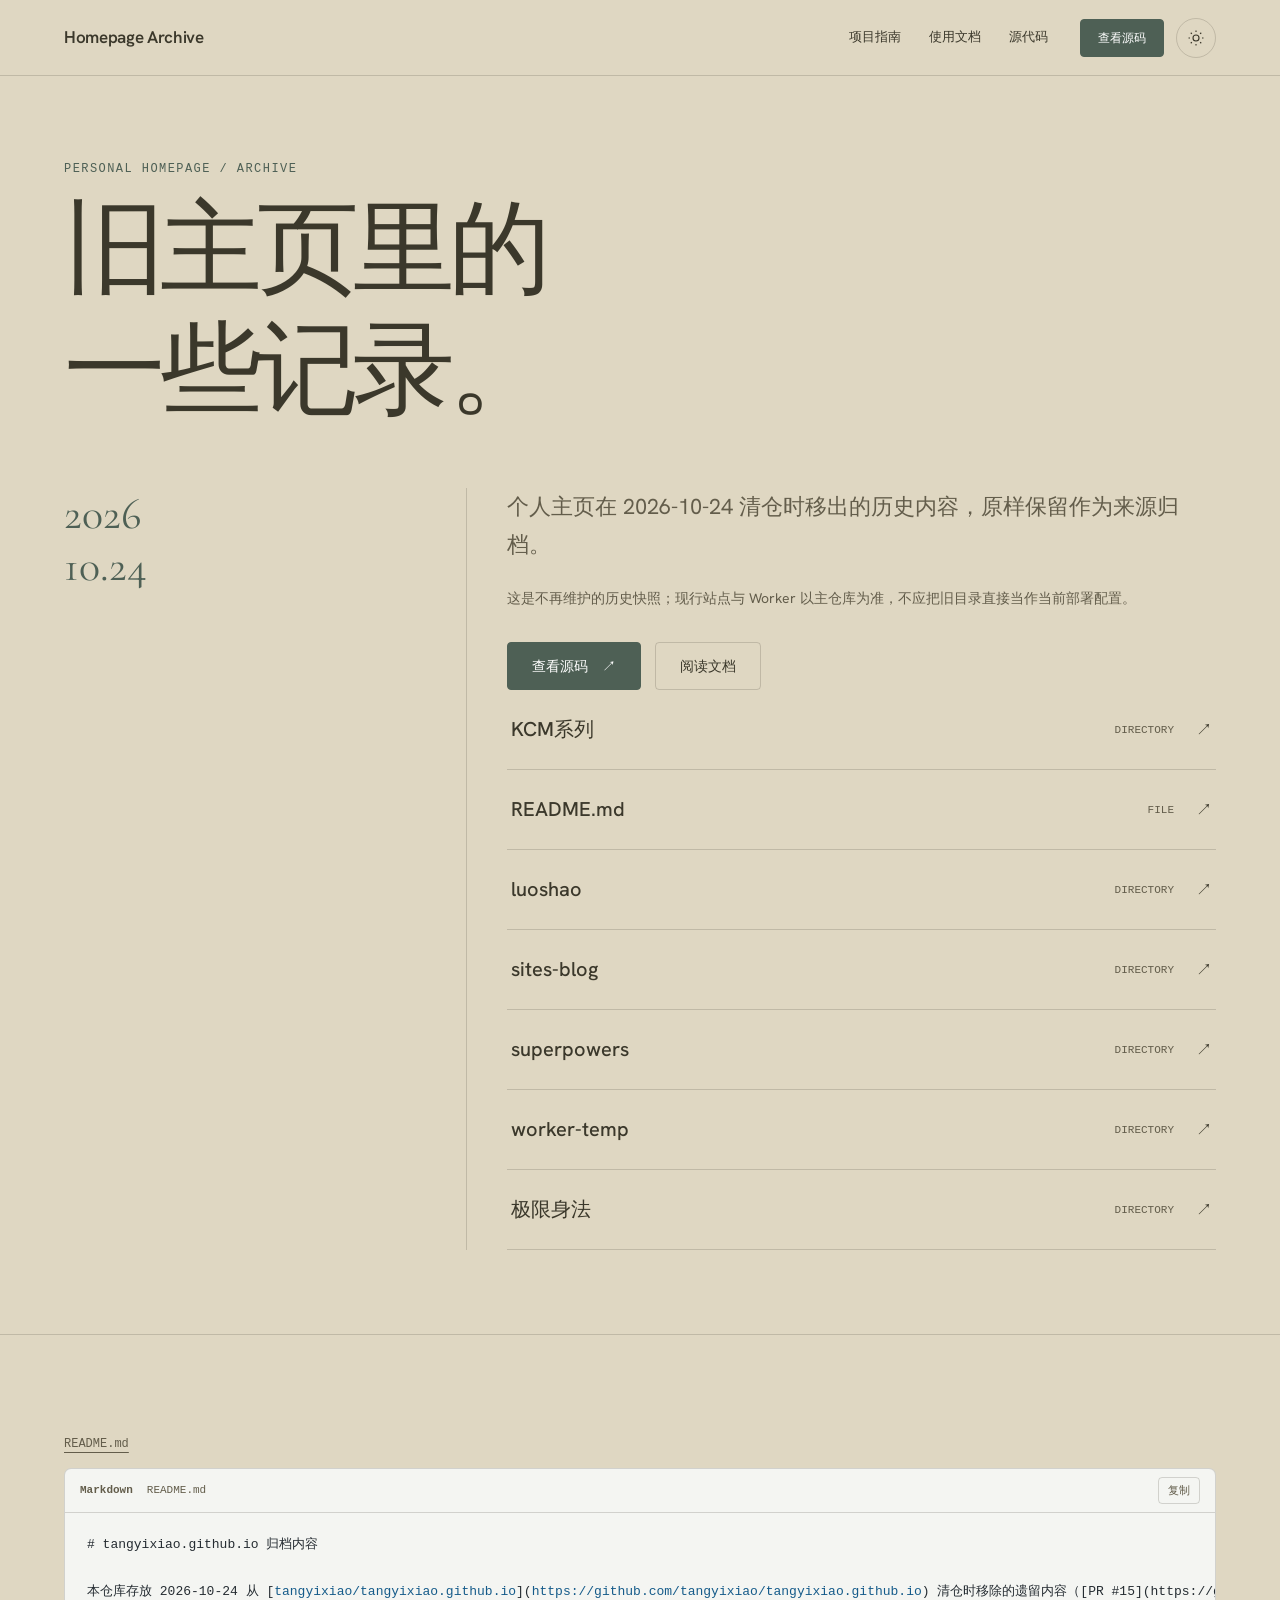
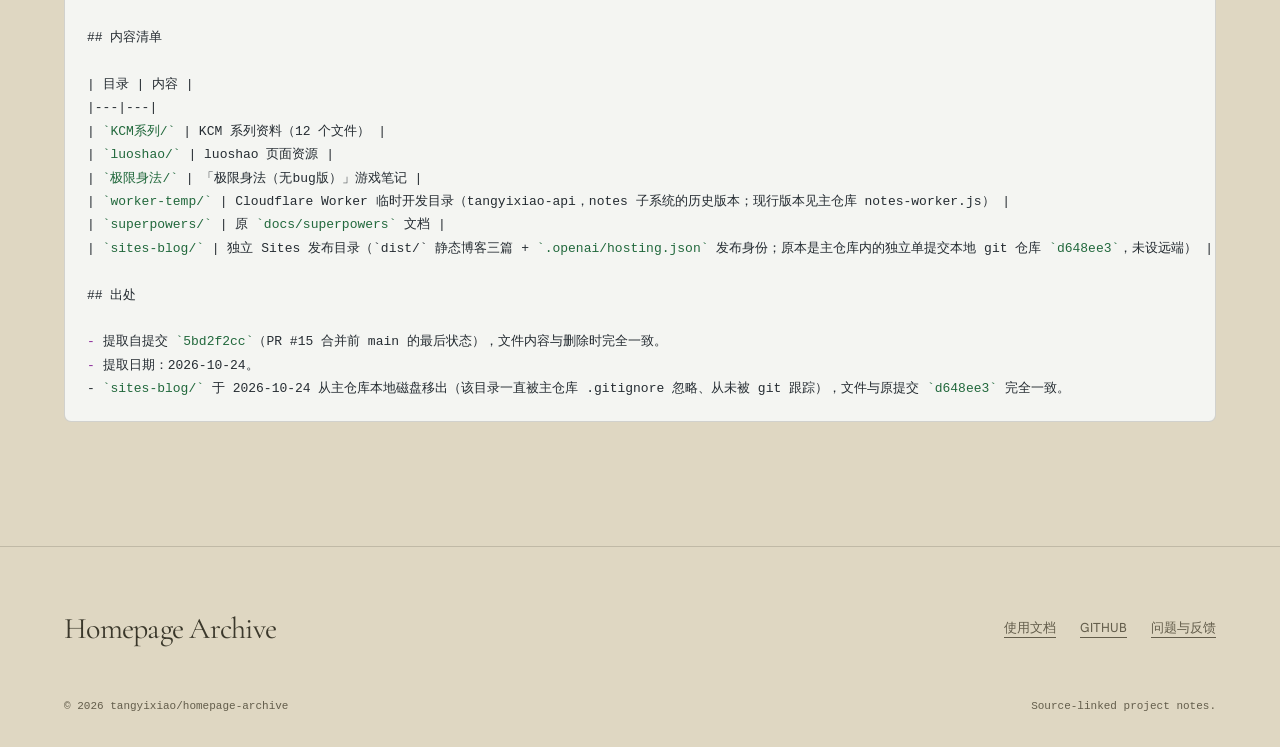
<file: index.html>
<!doctype html><html lang="zh-CN" data-project="homepage-archive" data-family="timeline"><head><meta charset="utf-8"><meta name="viewport" content="width=device-width, initial-scale=1"><meta name="description" content="个人主页在 2026-10-24 清仓时移出的历史内容，原样保留作为来源归档。"><meta name="color-scheme" content="light dark"><title>Homepage Archive · 旧主页里的 一些记录。</title><link rel="stylesheet" href="assets/fonts/fonts.css"><link rel="stylesheet" href="assets/fonts/display.css"><link rel="stylesheet" href="assets/site.css"><link rel="stylesheet" href="assets/docs-v3.css"><link rel="stylesheet" href="assets/polish.css"><style>:root{--font-body:"Hanken Grotesk","PingFang SC","Microsoft YaHei",sans-serif;--font-text:var(--font-body);--model-accent:var(--accent);--font-display:"Cormorant Garamond","Songti SC","SimSun",serif;--font-mono:"Geist Mono","SFMono-Regular",Consolas,monospace}html[data-theme="light"]{--bg:#DFD7C2;--surface:#F4EAD3;--ink:#3B382B;--muted:#635d4b;--accent:#4e6055;--accent-ink:#FFFFFF;--line:color-mix(in srgb,#3B382B 19%,transparent);color-scheme:light}html[data-theme="dark"]{--bg:#23241B;--surface:#35392B;--ink:#EFE8D0;--muted:#aeb69a;--accent:#a3c6af;--accent-ink:#000000;--line:color-mix(in srgb,#EFE8D0 19%,transparent);color-scheme:dark}</style><script src="assets/theme.js"></script><link rel="icon" type="image/svg+xml" href="favicon.svg"></head><body><header class="nav site-nav"><div class="wrap nav-inner"><a class="skip-link" href="#top">跳到正文</a><a class="site-brand" href="index.html">Homepage Archive</a><nav class="site-links" aria-label="项目导航"><a href="project-website/site/index.html">项目指南</a><a href="docs.html">使用文档</a><a href="https://github.com/tangyixiao/homepage-archive">源代码</a></nav><div class="nav-controls"><a class="btn nav-cta" href="https://github.com/tangyixiao/homepage-archive">查看源码</a><button class="site-theme" type="button" data-theme-toggle aria-label="切换深浅色" aria-pressed="false"><svg width="18" height="18" viewBox="0 0 24 24" fill="none" stroke="currentColor" stroke-width="1.5" aria-hidden="true"><circle cx="12" cy="12" r="4"/><path d="M12 2v2m0 16v2M2 12h2m16 0h2M5 5l1.5 1.5m11 11L19 19M5 19l1.5-1.5m11-11L19 5"/></svg></button><button class="site-menu-toggle" data-menu-toggle type="button" aria-label="菜单" aria-expanded="false" aria-controls="site-drawer"><svg width="20" height="20" viewBox="0 0 20 20" fill="none" stroke="currentColor" stroke-width="1.4" aria-hidden="true"><path d="M3 6h14M3 14h14"/></svg></button></div></div><nav class="site-drawer" id="site-drawer" hidden><a href="project-website/site/index.html">项目指南</a><a href="index.html">项目首页</a><a href="docs.html">使用文档</a><a href="https://github.com/tangyixiao/homepage-archive">查看源码</a><p class="drawer-note">Homepage Archive</p></nav></header><main id="top"><article><section class="timeline-hero"><div class="wrap"><p class="eyebrow">PERSONAL HOMEPAGE / ARCHIVE</p><h1 class="timeline-title">旧主页里的<br>一些记录。</h1><div class="timeline-grid"><div class="timeline-date">2026<br>10.24</div><div class="timeline-entry"><p class="lede">个人主页在 2026-10-24 清仓时移出的历史内容，原样保留作为来源归档。</p><p class="status-note">这是不再维护的历史快照；现行站点与 Worker 以主仓库为准，不应把旧目录直接当作当前部署配置。</p><div class="actions"><a class="btn" href="https://github.com/tangyixiao/homepage-archive">查看源码 <span aria-hidden="true">↗</span></a><a class="btn secondary" href="docs.html">阅读文档</a></div><ul class="directory-list"><li><a href="https://github.com/tangyixiao/homepage-archive/tree/main/KCM%E7%B3%BB%E5%88%97"><strong>KCM系列</strong><span class="file-type">DIRECTORY</span><span aria-hidden="true">↗</span></a></li><li><a href="https://github.com/tangyixiao/homepage-archive/blob/main/README.md"><strong>README.md</strong><span class="file-type">FILE</span><span aria-hidden="true">↗</span></a></li><li><a href="https://github.com/tangyixiao/homepage-archive/tree/main/luoshao"><strong>luoshao</strong><span class="file-type">DIRECTORY</span><span aria-hidden="true">↗</span></a></li><li><a href="https://github.com/tangyixiao/homepage-archive/tree/main/sites-blog"><strong>sites-blog</strong><span class="file-type">DIRECTORY</span><span aria-hidden="true">↗</span></a></li><li><a href="https://github.com/tangyixiao/homepage-archive/tree/main/superpowers"><strong>superpowers</strong><span class="file-type">DIRECTORY</span><span aria-hidden="true">↗</span></a></li><li><a href="https://github.com/tangyixiao/homepage-archive/tree/main/worker-temp"><strong>worker-temp</strong><span class="file-type">DIRECTORY</span><span aria-hidden="true">↗</span></a></li><li><a href="https://github.com/tangyixiao/homepage-archive/tree/main/%E6%9E%81%E9%99%90%E8%BA%AB%E6%B3%95"><strong>极限身法</strong><span class="file-type">DIRECTORY</span><span aria-hidden="true">↗</span></a></li></ul></div></div></div></section><section class="section top-rule"><div class="wrap"><div class="source-area" id="source-code"><a class="source-link" href="https://github.com/tangyixiao/homepage-archive/blob/main/README.md">README.md</a><div class="docs-code" data-code-block><div class="docs-code-toolbar"><span class="docs-code-language">Markdown</span><span class="docs-code-file">README.md</span><button class="docs-code-copy" type="button" data-copy-code aria-label="复制代码">复制</button><span class="docs-copy-status" role="status" aria-live="polite"></span></div><pre tabindex="0"><code class="highlight language-markdown" data-language="markdown"><span class="tok-gh"># tangyixiao.github.io 归档内容</span>

本仓库存放 2026-10-24 从 [<span class="tok-nt">tangyixiao/tangyixiao.github.io</span>](<span class="tok-na">https://github.com/tangyixiao/tangyixiao.github.io</span>) 清仓时移除的遗留内容（[PR <span class="tok-ni">#15</span>](https://github.com/tangyixiao/tangyixiao.github.io/pull/15)），原样保留、不再维护。

<span class="tok-gu">## 内容清单</span>

| 目录 | 内容 |
|---|---|
| <span class="tok-sb">`KCM系列/`</span> | KCM 系列资料（12 个文件） |
| <span class="tok-sb">`luoshao/`</span> | luoshao 页面资源 |
| <span class="tok-sb">`极限身法/`</span> | 「极限身法（无bug版）」游戏笔记 |
| <span class="tok-sb">`worker-temp/`</span> | Cloudflare Worker 临时开发目录（tangyixiao-api，notes 子系统的历史版本；现行版本见主仓库 notes-worker.js） |
| <span class="tok-sb">`superpowers/`</span> | 原 <span class="tok-sb">`docs/superpowers`</span> 文档 |
| <span class="tok-sb">`sites-blog/`</span> | 独立 Sites 发布目录（`dist/` 静态博客三篇 + <span class="tok-sb">`.openai/hosting.json`</span> 发布身份；原本是主仓库内的独立单提交本地 git 仓库 <span class="tok-sb">`d648ee3`</span>，未设远端） |

<span class="tok-gu">## 出处</span>

<span class="tok-k">-</span><span class="tok-w"> </span>提取自提交 <span class="tok-sb">`5bd2f2cc`</span>（PR <span class="tok-ni">#15</span> 合并前 main 的最后状态），文件内容与删除时完全一致。
<span class="tok-k">-</span><span class="tok-w"> </span>提取日期：2026-10-24。
- <span class="tok-sb">`sites-blog/`</span> 于 2026-10-24 从主仓库本地磁盘移出（该目录一直被主仓库 .gitignore 忽略、从未被 git 跟踪），文件与原提交 <span class="tok-sb">`d648ee3`</span> 完全一致。</code></pre></div></div></div></section></article></main><footer class="site-footer"><div class="wrap"><div class="footer-top"><span class="footer-name">Homepage Archive</span><nav class="footer-links"><a href="docs.html">使用文档</a><a href="https://github.com/tangyixiao/homepage-archive">GITHUB</a><a href="https://github.com/tangyixiao/homepage-archive/issues">问题与反馈</a></nav></div><div class="footer-bottom"><span>© 2026 tangyixiao/homepage-archive</span><span>Source-linked project notes.</span></div></div></footer><script src="assets/site.js" defer></script><script src="assets/docs-v3.js" defer></script></body></html>
</file>
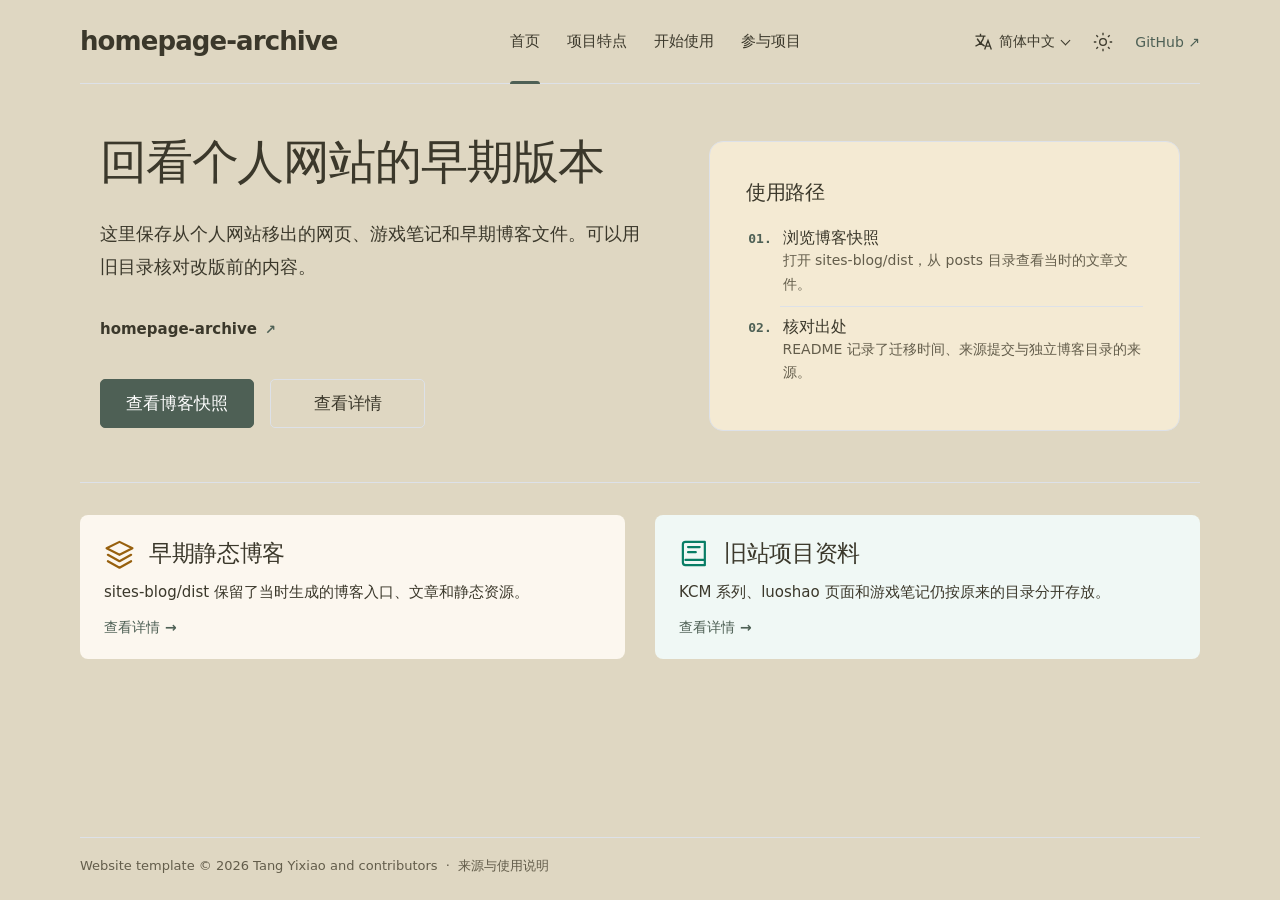
<file: project-website/site/index.html>
<!doctype html>
<html lang="zh-CN" data-locale="zh-CN" data-theme="system" data-default-theme="system" data-site-root="./">
<head>
  <meta charset="utf-8">
  <meta name="viewport" content="width=device-width, initial-scale=1">
  <meta name="generator" content="Project website template">
  <meta name="color-scheme" content="light dark">
  <meta name="description" content="这里保存从个人网站移出的网页、游戏笔记和早期博客文件。可以用旧目录核对改版前的内容。">
  <meta name="theme-color" content="#ffffff" media="(prefers-color-scheme: light)">
  <meta name="theme-color" content="#18191b" media="(prefers-color-scheme: dark)">
  <title>回看个人网站的早期版本 · homepage-archive</title>
  <link rel="alternate" hreflang="zh-CN" href="./index.html"><link rel="alternate" hreflang="en" href="./en/index.html">
  <link rel="icon" href="./favicon.svg" type="image/svg+xml">
  <script src="./theme-init.js"></script>
  <link rel="stylesheet" href="./style.css">
  <script src="./script.js" defer></script>
</head>
<body class="page-home" id="top">
  <a class="skip-link" href="#main">跳转到主要内容</a>
  <header class="site-header wrap">
    <a class="brand" href="./index.html">homepage-archive</a>
    <nav class="main-nav" id="main-nav" aria-label="主导航"><a href="./index.html" aria-current="page">首页</a><a href="./features.html">项目特点</a><a href="./download.html">开始使用</a><a href="./community.html">参与项目</a></nav>
    <div class="header-tools">
      <details class="language-picker picker">
        <summary aria-label="选择语言"><svg viewBox="0 0 24 24" fill="none" stroke="currentColor" stroke-width="1.6" aria-hidden="true"><path d="M3 5h12M9 2v3m4 0c-1 6-5 10-10 12m2-9c2 4 5 7 9 9m0 4 4-11 4 11m-6-4h4"/></svg><span class="language-current">简体中文</span></summary>
        <nav class="picker-menu" aria-label="选择语言"><a href="./index.html" lang="zh-CN" hreflang="zh-CN" aria-current="true">简体中文</a><a href="./en/index.html" lang="en" hreflang="en">English</a></nav>
      </details>
      <details class="theme-picker picker" hidden>
        <summary aria-label="选择主题"><svg class="theme-sun" viewBox="0 0 24 24" fill="none" stroke="currentColor" stroke-width="1.6" aria-hidden="true"><circle cx="12" cy="12" r="4"/><path d="M12 1v3m0 16v3M1 12h3m16 0h3M4 4l2 2m12 12 2 2M4 20l2-2M18 6l2-2"/></svg><svg class="theme-moon" viewBox="0 0 24 24" fill="none" stroke="currentColor" stroke-width="1.6" aria-hidden="true"><path d="M20.5 14A9 9 0 0 1 10 3.5 9 9 0 1 0 20.5 14Z"/></svg><span class="theme-current">跟随系统</span></summary>
        <div class="picker-menu"><button type="button" data-theme-choice="light" aria-pressed="false"><svg class="" viewBox="0 0 24 24" fill="none" stroke="currentColor" stroke-width="1.7" stroke-linecap="round" stroke-linejoin="round" aria-hidden="true"><circle cx="12" cy="12" r="4"/><path d="M12 1v3m0 16v3M1 12h3m16 0h3M4 4l2 2m12 12 2 2M4 20l2-2M18 6l2-2"/></svg><span>浅色</span></button><button type="button" data-theme-choice="dark" aria-pressed="false"><svg class="" viewBox="0 0 24 24" fill="none" stroke="currentColor" stroke-width="1.7" stroke-linecap="round" stroke-linejoin="round" aria-hidden="true"><path d="M20.5 14A9 9 0 0 1 10 3.5 9 9 0 1 0 20.5 14Z"/></svg><span>深色</span></button><button type="button" data-theme-choice="system" aria-pressed="false"><svg class="" viewBox="0 0 24 24" fill="none" stroke="currentColor" stroke-width="1.7" stroke-linecap="round" stroke-linejoin="round" aria-hidden="true"><rect x="2" y="3" width="20" height="14" rx="2"/><path d="M12 17v4m-5 0h10"/></svg><span>跟随系统</span></button></div>
      </details>
      <a class="repository-link" href="https://github.com/tangyixiao/homepage-archive">GitHub <span aria-hidden="true">↗</span></a>
      <button class="menu-toggle" type="button" aria-label="打开导航" data-open-label="打开导航" data-close-label="关闭导航" aria-expanded="false" aria-controls="main-nav" hidden><svg viewBox="0 0 24 24" fill="none" stroke="currentColor" stroke-width="1.8" aria-hidden="true"><path d="M3 6h18M3 12h18M3 18h18"/></svg></button>
    </div>
  </header>
  <main id="main" class="wrap"><section class="hero" aria-labelledby="hero-title"><div class="hero-copy"><h1 id="hero-title">回看个人网站的早期版本</h1><div class="hero-description"><p>这里保存从个人网站移出的网页、游戏笔记和早期博客文件。可以用旧目录核对改版前的内容。</p></div><nav class="platforms" aria-label="支持的平台"><a class="platform-link" href="https://tangyixiao.github.io/homepage-archive/"><span>homepage-archive</span><span class="platform-arrow" aria-hidden="true">↗</span></a></nav><div class="hero-actions"><a class="button button-primary" href="https://github.com/tangyixiao/homepage-archive/tree/main/sites-blog/dist">查看博客快照</a><a class="button button-secondary" href="./features.html">查看详情</a></div></div><figure class="product-preview"><div class="guide-card"><h2>使用路径</h2><ol><li><a href="./download.html#instructions"><strong>浏览博客快照</strong><span>打开 sites-blog/dist，从 posts 目录查看当时的文章文件。</span></a></li><li><a href="./download.html#instructions"><strong>核对出处</strong><span>README 记录了迁移时间、来源提交与独立博客目录的来源。</span></a></li></ol></div></figure></section><section class="home-features section-rule" aria-label="项目特点"><div class="feature-teasers"><article class="feature-teaser teaser-code"><header><svg class="" viewBox="0 0 24 24" fill="none" stroke="currentColor" stroke-width="1.7" stroke-linecap="round" stroke-linejoin="round" aria-hidden="true"><path d="m12 3 10 5-10 5L2 8l10-5Zm-9 10 9 5 9-5M3 18l9 5 9-5"/></svg><h2>早期静态博客</h2></header><p>sites-blog/dist 保留了当时生成的博客入口、文章和静态资源。</p><a class="feature-more" href="./features.html">查看详情 <span aria-hidden="true">→</span></a></article><article class="feature-teaser teaser-training"><header><svg class="" viewBox="0 0 24 24" fill="none" stroke="currentColor" stroke-width="1.7" stroke-linecap="round" stroke-linejoin="round" aria-hidden="true"><path d="M5 3h15v18H5a2 2 0 0 1-2-2V5a2 2 0 0 1 2-2Zm0 14h15M7 7h9M7 11h6"/></svg><h2>旧站项目资料</h2></header><p>KCM 系列、luoshao 页面和游戏笔记仍按原来的目录分开存放。</p><a class="feature-more" href="./features.html">查看详情 <span aria-hidden="true">→</span></a></article></div></section></main>
  <footer class="site-footer wrap"><p>Website template © 2026 Tang Yixiao and contributors <span aria-hidden="true">·</span> <a href="https://github.com/tangyixiao/homepage-archive">来源与使用说明</a></p></footer>
</body>
</html>
</file>
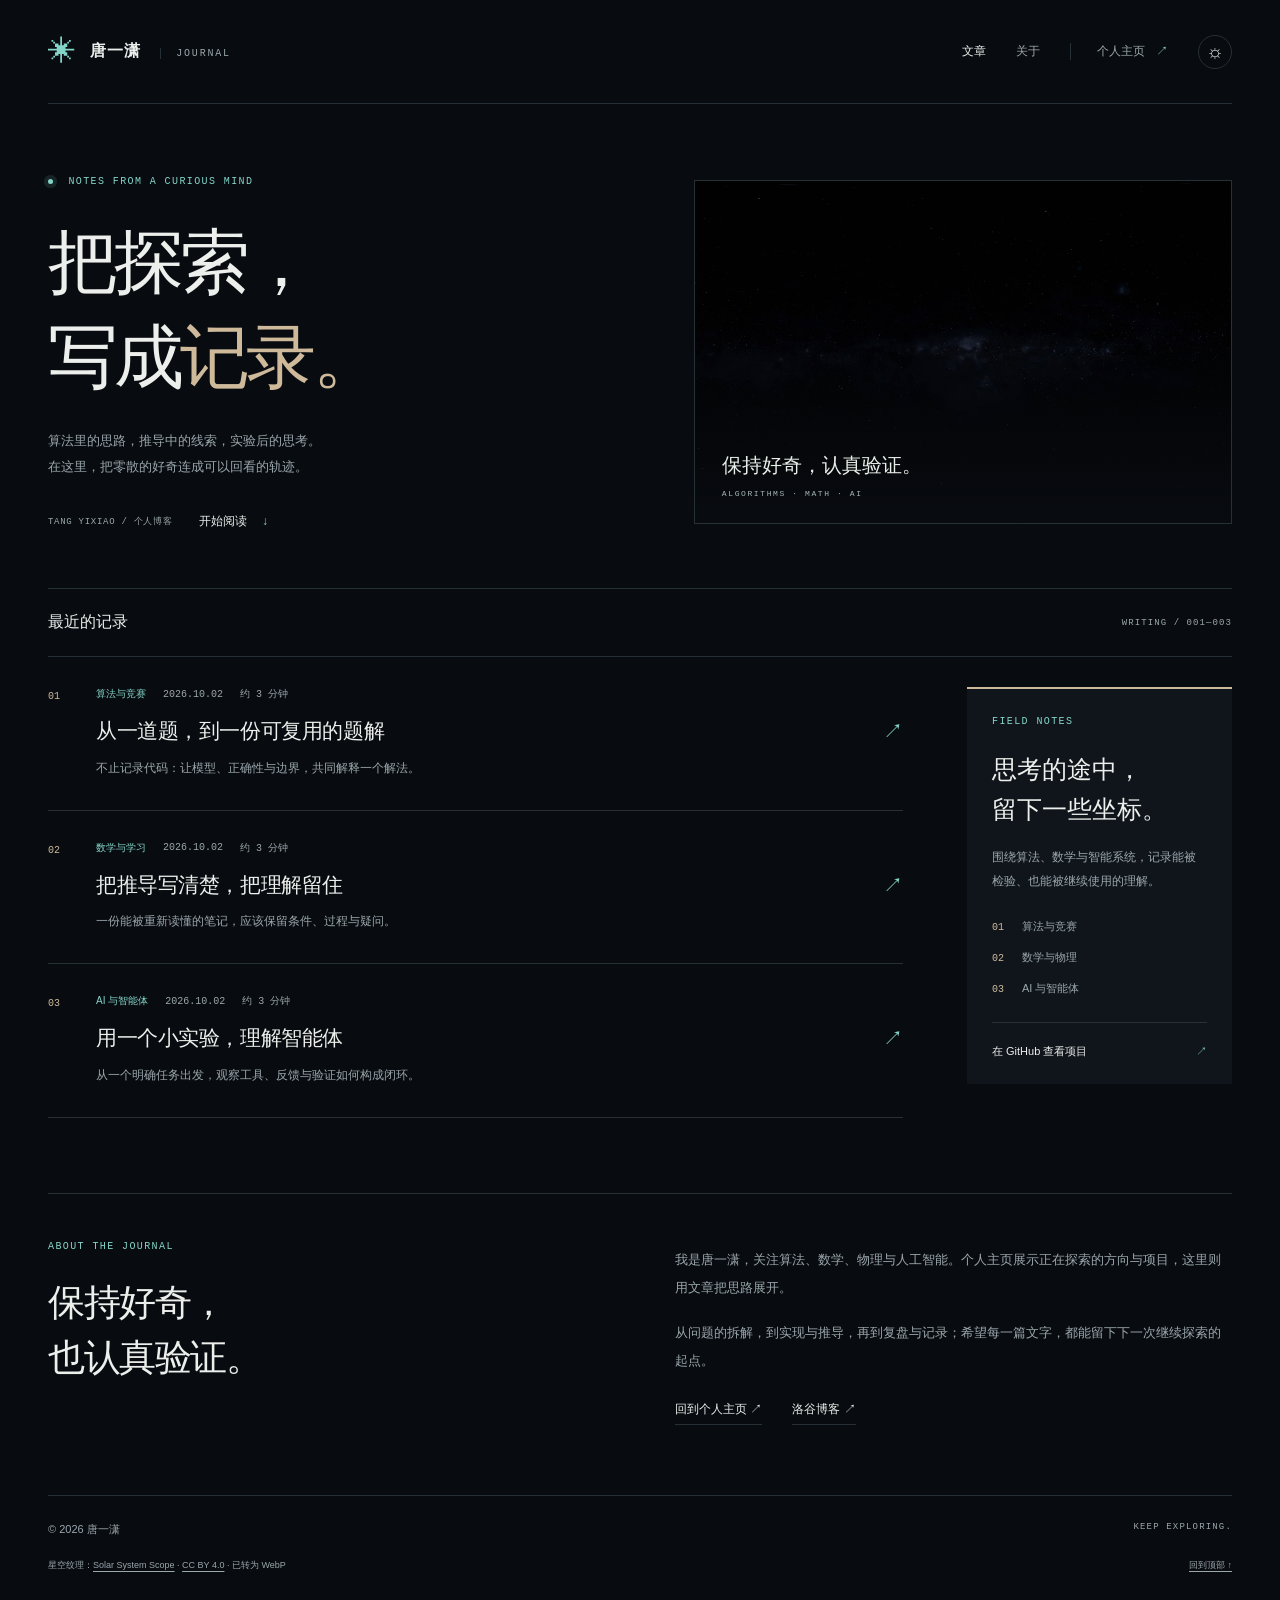
<file: sites-blog/dist/index.html>
<!doctype html>
<html lang="zh-CN" data-theme="dark">
<head>
  <meta charset="utf-8">
  <meta name="viewport" content="width=device-width, initial-scale=1">
  <meta name="theme-color" content="#080b10">
  <meta name="description" content="唐一潇的个人博客。记录算法与竞赛、数学与物理、AI 与智能体的学习、推导和实验。">
  <title>唐一潇 · 个人博客</title>
  <link rel="icon" type="image/svg+xml" href="data:image/svg+xml,%3Csvg xmlns='http://www.w3.org/2000/svg' viewBox='0 0 32 32'%3E%3Crect width='32' height='32' rx='8' fill='%23080b10'/%3E%3Cpath d='M16 5v22M5 16h22M8 8l16 16M8 24L24 8' stroke='%2384d5c8' stroke-width='2'/%3E%3C/svg%3E">
  <link rel="stylesheet" href="assets/blog.css">
  <script src="assets/blog.js" defer></script>
</head>
<body>
  <a class="skip-link" href="#main">跳到主要内容</a>
  <header class="site-header wrap">
    <a class="brand" href="index.html" aria-label="唐一潇博客首页"><span class="brand-mark" aria-hidden="true">✳</span><span>唐一潇 <small>JOURNAL</small></span></a>
    <nav aria-label="主导航"><a class="active" href="#writing">文章</a><a href="#about">关于</a><a class="home-link" href="https://tangyixiao.github.io/">个人主页 <span aria-hidden="true">↗</span></a><button class="theme-toggle" type="button" aria-label="切换到浅色模式" hidden>☼</button></nav>
  </header>
  <main id="main" class="wrap">
    <section class="intro" aria-labelledby="intro-title">
      <div class="intro-copy"><p class="eyebrow"><span class="signal" aria-hidden="true"></span> NOTES FROM A CURIOUS MIND</p><h1 id="intro-title">把探索，<br>写成<span>记录。</span></h1><p class="intro-description">算法里的思路，推导中的线索，实验后的思考。<br>在这里，把零散的好奇连成可以回看的轨迹。</p><div class="intro-bottom"><span>TANG YIXIAO / 个人博客</span><a href="#writing">开始阅读 <span aria-hidden="true">↓</span></a></div></div>
      <figure class="sky"><img src="assets/sky.webp" alt="" width="2048" height="1024" fetchpriority="high"><div class="sky-caption"><span>保持好奇，认真验证。</span><span class="mono">ALGORITHMS · MATH · AI</span></div><figcaption class="visually-hidden">沿用个人主页的星空纹理。图片来源见页脚。</figcaption></figure>
    </section>
    <section id="writing" class="writing" aria-labelledby="writing-title">
      <div class="section-label"><h2 id="writing-title">最近的记录</h2><span class="mono">WRITING / 001—003</span></div>
      <div class="writing-layout"><div class="post-list">
        <article class="post-row"><span class="post-number" aria-hidden="true">01</span><div><div class="post-meta"><span class="tag">算法与竞赛</span><time datetime="2026-10-02">2026.10.02</time><span>约 3 分钟</span></div><h3><a href="posts/problem-to-note.html">从一道题，到一份可复用的题解<span class="post-arrow" aria-hidden="true">↗</span></a></h3><p>不止记录代码：让模型、正确性与边界，共同解释一个解法。</p></div></article>
        <article class="post-row"><span class="post-number" aria-hidden="true">02</span><div><div class="post-meta"><span class="tag">数学与学习</span><time datetime="2026-10-02">2026.10.02</time><span>约 3 分钟</span></div><h3><a href="posts/proof-and-notes.html">把推导写清楚，把理解留住<span class="post-arrow" aria-hidden="true">↗</span></a></h3><p>一份能被重新读懂的笔记，应该保留条件、过程与疑问。</p></div></article>
        <article class="post-row"><span class="post-number" aria-hidden="true">03</span><div><div class="post-meta"><span class="tag">AI 与智能体</span><time datetime="2026-10-02">2026.10.02</time><span>约 3 分钟</span></div><h3><a href="posts/agent-experiment.html">用一个小实验，理解智能体<span class="post-arrow" aria-hidden="true">↗</span></a></h3><p>从一个明确任务出发，观察工具、反馈与验证如何构成闭环。</p></div></article>
      </div><aside class="sidebar" aria-label="博客介绍"><p class="eyebrow">FIELD NOTES</p><h3>思考的途中，<br>留下一些坐标。</h3><p>围绕算法、数学与智能系统，记录能被检验、也能被继续使用的理解。</p><div class="fields"><span>01 <b>算法与竞赛</b></span><span>02 <b>数学与物理</b></span><span>03 <b>AI 与智能体</b></span></div><a class="quiet-link" href="https://github.com/tangyixiao" target="_blank" rel="noopener noreferrer">在 GitHub 查看项目 <span aria-hidden="true">↗</span></a></aside></div>
    </section>
    <section id="about" class="about" aria-labelledby="about-title"><div><p class="eyebrow">ABOUT THE JOURNAL</p><h2 id="about-title">保持好奇，<br>也认真验证。</h2></div><div class="about-copy"><p>我是唐一潇，关注算法、数学、物理与人工智能。个人主页展示正在探索的方向与项目，这里则用文章把思路展开。</p><p>从问题的拆解，到实现与推导，再到复盘与记录；希望每一篇文字，都能留下下一次继续探索的起点。</p><div class="about-links"><a href="https://tangyixiao.github.io/">回到个人主页 ↗</a><a href="https://www.luogu.com.cn/blog/TangyixiaoQAQ/" target="_blank" rel="noopener noreferrer">洛谷博客 ↗</a></div></div></section>
  </main>
  <footer class="site-footer wrap"><div><span>© 2026 唐一潇</span><span class="mono">KEEP EXPLORING.</span></div><div class="footer-small"><span>星空纹理：<a href="https://www.solarsystemscope.com/textures/" target="_blank" rel="noopener noreferrer">Solar System Scope</a> · <a href="https://creativecommons.org/licenses/by/4.0/" target="_blank" rel="noopener noreferrer">CC BY 4.0</a> · 已转为 WebP</span><a href="#main">回到顶部 ↑</a></div></footer>
</body>
</html>
</file>
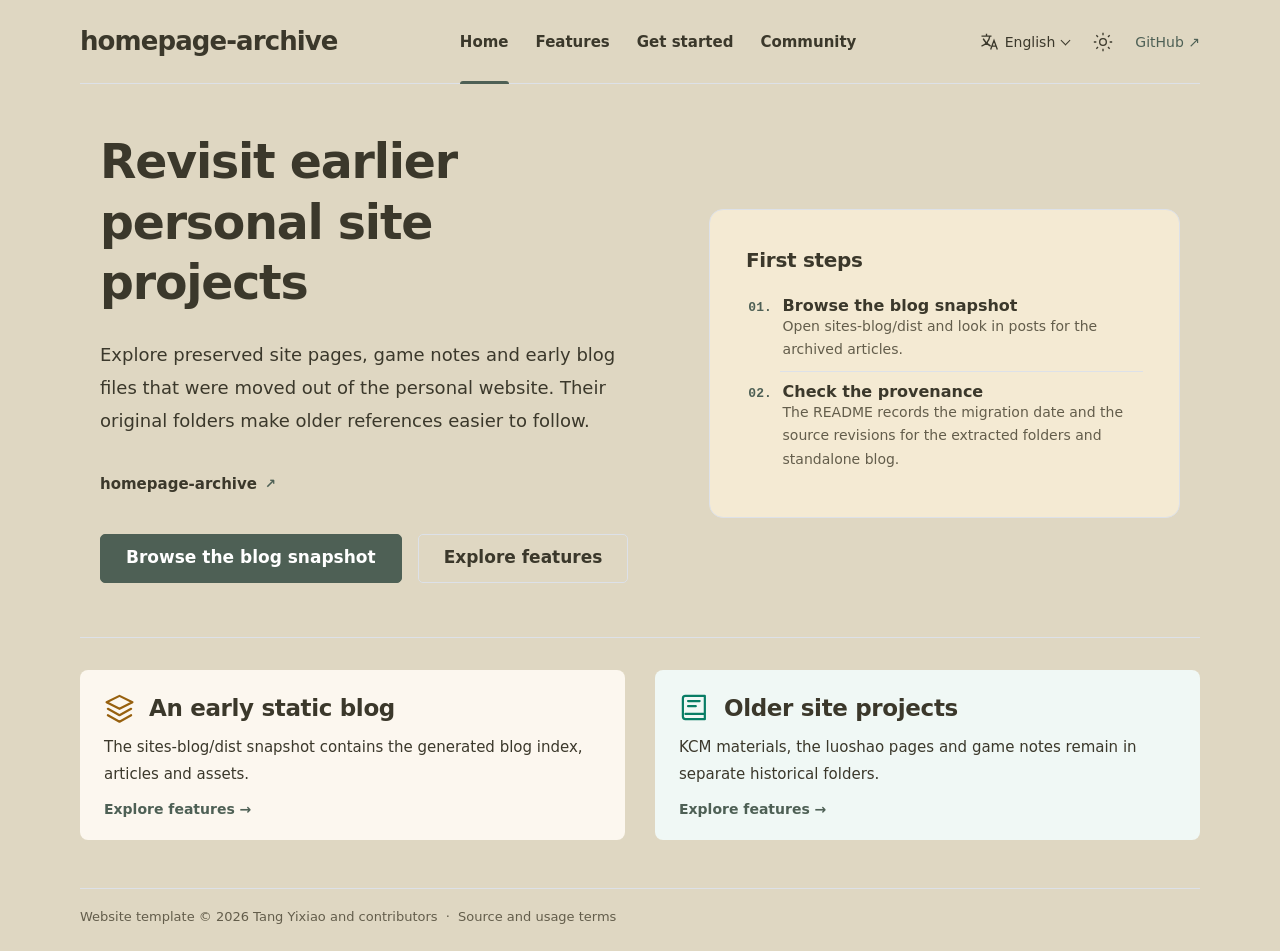
<file: project-website/site/en/index.html>
<!doctype html>
<html lang="en" data-locale="en" data-theme="system" data-default-theme="system" data-site-root="../">
<head>
  <meta charset="utf-8">
  <meta name="viewport" content="width=device-width, initial-scale=1">
  <meta name="generator" content="Project website template">
  <meta name="color-scheme" content="light dark">
  <meta name="description" content="Explore preserved site pages, game notes and early blog files that were moved out of the personal website. Their original folders make older references easier to follow.">
  <meta name="theme-color" content="#ffffff" media="(prefers-color-scheme: light)">
  <meta name="theme-color" content="#18191b" media="(prefers-color-scheme: dark)">
  <title>Revisit earlier personal site projects · homepage-archive</title>
  <link rel="alternate" hreflang="zh-CN" href="../index.html"><link rel="alternate" hreflang="en" href="../en/index.html">
  <link rel="icon" href="../favicon.svg" type="image/svg+xml">
  <script src="../theme-init.js"></script>
  <link rel="stylesheet" href="../style.css">
  <script src="../script.js" defer></script>
</head>
<body class="page-home" id="top">
  <a class="skip-link" href="#main">Skip to main content</a>
  <header class="site-header wrap">
    <a class="brand" href="./index.html">homepage-archive</a>
    <nav class="main-nav" id="main-nav" aria-label="Main navigation"><a href="./index.html" aria-current="page">Home</a><a href="./features.html">Features</a><a href="./download.html">Get started</a><a href="./community.html">Community</a></nav>
    <div class="header-tools">
      <details class="language-picker picker">
        <summary aria-label="Choose language"><svg viewBox="0 0 24 24" fill="none" stroke="currentColor" stroke-width="1.6" aria-hidden="true"><path d="M3 5h12M9 2v3m4 0c-1 6-5 10-10 12m2-9c2 4 5 7 9 9m0 4 4-11 4 11m-6-4h4"/></svg><span class="language-current">English</span></summary>
        <nav class="picker-menu" aria-label="Choose language"><a href="../index.html" lang="zh-CN" hreflang="zh-CN">简体中文</a><a href="../en/index.html" lang="en" hreflang="en" aria-current="true">English</a></nav>
      </details>
      <details class="theme-picker picker" hidden>
        <summary aria-label="Choose theme"><svg class="theme-sun" viewBox="0 0 24 24" fill="none" stroke="currentColor" stroke-width="1.6" aria-hidden="true"><circle cx="12" cy="12" r="4"/><path d="M12 1v3m0 16v3M1 12h3m16 0h3M4 4l2 2m12 12 2 2M4 20l2-2M18 6l2-2"/></svg><svg class="theme-moon" viewBox="0 0 24 24" fill="none" stroke="currentColor" stroke-width="1.6" aria-hidden="true"><path d="M20.5 14A9 9 0 0 1 10 3.5 9 9 0 1 0 20.5 14Z"/></svg><span class="theme-current">System</span></summary>
        <div class="picker-menu"><button type="button" data-theme-choice="light" aria-pressed="false"><svg class="" viewBox="0 0 24 24" fill="none" stroke="currentColor" stroke-width="1.7" stroke-linecap="round" stroke-linejoin="round" aria-hidden="true"><circle cx="12" cy="12" r="4"/><path d="M12 1v3m0 16v3M1 12h3m16 0h3M4 4l2 2m12 12 2 2M4 20l2-2M18 6l2-2"/></svg><span>Light</span></button><button type="button" data-theme-choice="dark" aria-pressed="false"><svg class="" viewBox="0 0 24 24" fill="none" stroke="currentColor" stroke-width="1.7" stroke-linecap="round" stroke-linejoin="round" aria-hidden="true"><path d="M20.5 14A9 9 0 0 1 10 3.5 9 9 0 1 0 20.5 14Z"/></svg><span>Dark</span></button><button type="button" data-theme-choice="system" aria-pressed="false"><svg class="" viewBox="0 0 24 24" fill="none" stroke="currentColor" stroke-width="1.7" stroke-linecap="round" stroke-linejoin="round" aria-hidden="true"><rect x="2" y="3" width="20" height="14" rx="2"/><path d="M12 17v4m-5 0h10"/></svg><span>System</span></button></div>
      </details>
      <a class="repository-link" href="https://github.com/tangyixiao/homepage-archive">GitHub <span aria-hidden="true">↗</span></a>
      <button class="menu-toggle" type="button" aria-label="Open navigation" data-open-label="Open navigation" data-close-label="Close navigation" aria-expanded="false" aria-controls="main-nav" hidden><svg viewBox="0 0 24 24" fill="none" stroke="currentColor" stroke-width="1.8" aria-hidden="true"><path d="M3 6h18M3 12h18M3 18h18"/></svg></button>
    </div>
  </header>
  <main id="main" class="wrap"><section class="hero" aria-labelledby="hero-title"><div class="hero-copy"><h1 id="hero-title">Revisit earlier personal site projects</h1><div class="hero-description"><p>Explore preserved site pages, game notes and early blog files that were moved out of the personal website. Their original folders make older references easier to follow.</p></div><nav class="platforms" aria-label="Supported platforms"><a class="platform-link" href="https://tangyixiao.github.io/homepage-archive/"><span>homepage-archive</span><span class="platform-arrow" aria-hidden="true">↗</span></a></nav><div class="hero-actions"><a class="button button-primary" href="https://github.com/tangyixiao/homepage-archive/tree/main/sites-blog/dist">Browse the blog snapshot</a><a class="button button-secondary" href="./features.html">Explore features</a></div></div><figure class="product-preview"><div class="guide-card"><h2>First steps</h2><ol><li><a href="./download.html#instructions"><strong>Browse the blog snapshot</strong><span>Open sites-blog/dist and look in posts for the archived articles.</span></a></li><li><a href="./download.html#instructions"><strong>Check the provenance</strong><span>The README records the migration date and the source revisions for the extracted folders and standalone blog.</span></a></li></ol></div></figure></section><section class="home-features section-rule" aria-label="Features"><div class="feature-teasers"><article class="feature-teaser teaser-code"><header><svg class="" viewBox="0 0 24 24" fill="none" stroke="currentColor" stroke-width="1.7" stroke-linecap="round" stroke-linejoin="round" aria-hidden="true"><path d="m12 3 10 5-10 5L2 8l10-5Zm-9 10 9 5 9-5M3 18l9 5 9-5"/></svg><h2>An early static blog</h2></header><p>The sites-blog/dist snapshot contains the generated blog index, articles and assets.</p><a class="feature-more" href="./features.html">Explore features <span aria-hidden="true">→</span></a></article><article class="feature-teaser teaser-training"><header><svg class="" viewBox="0 0 24 24" fill="none" stroke="currentColor" stroke-width="1.7" stroke-linecap="round" stroke-linejoin="round" aria-hidden="true"><path d="M5 3h15v18H5a2 2 0 0 1-2-2V5a2 2 0 0 1 2-2Zm0 14h15M7 7h9M7 11h6"/></svg><h2>Older site projects</h2></header><p>KCM materials, the luoshao pages and game notes remain in separate historical folders.</p><a class="feature-more" href="./features.html">Explore features <span aria-hidden="true">→</span></a></article></div></section></main>
  <footer class="site-footer wrap"><p>Website template © 2026 Tang Yixiao and contributors <span aria-hidden="true">·</span> <a href="https://github.com/tangyixiao/homepage-archive">Source and usage terms</a></p></footer>
</body>
</html>
</file>
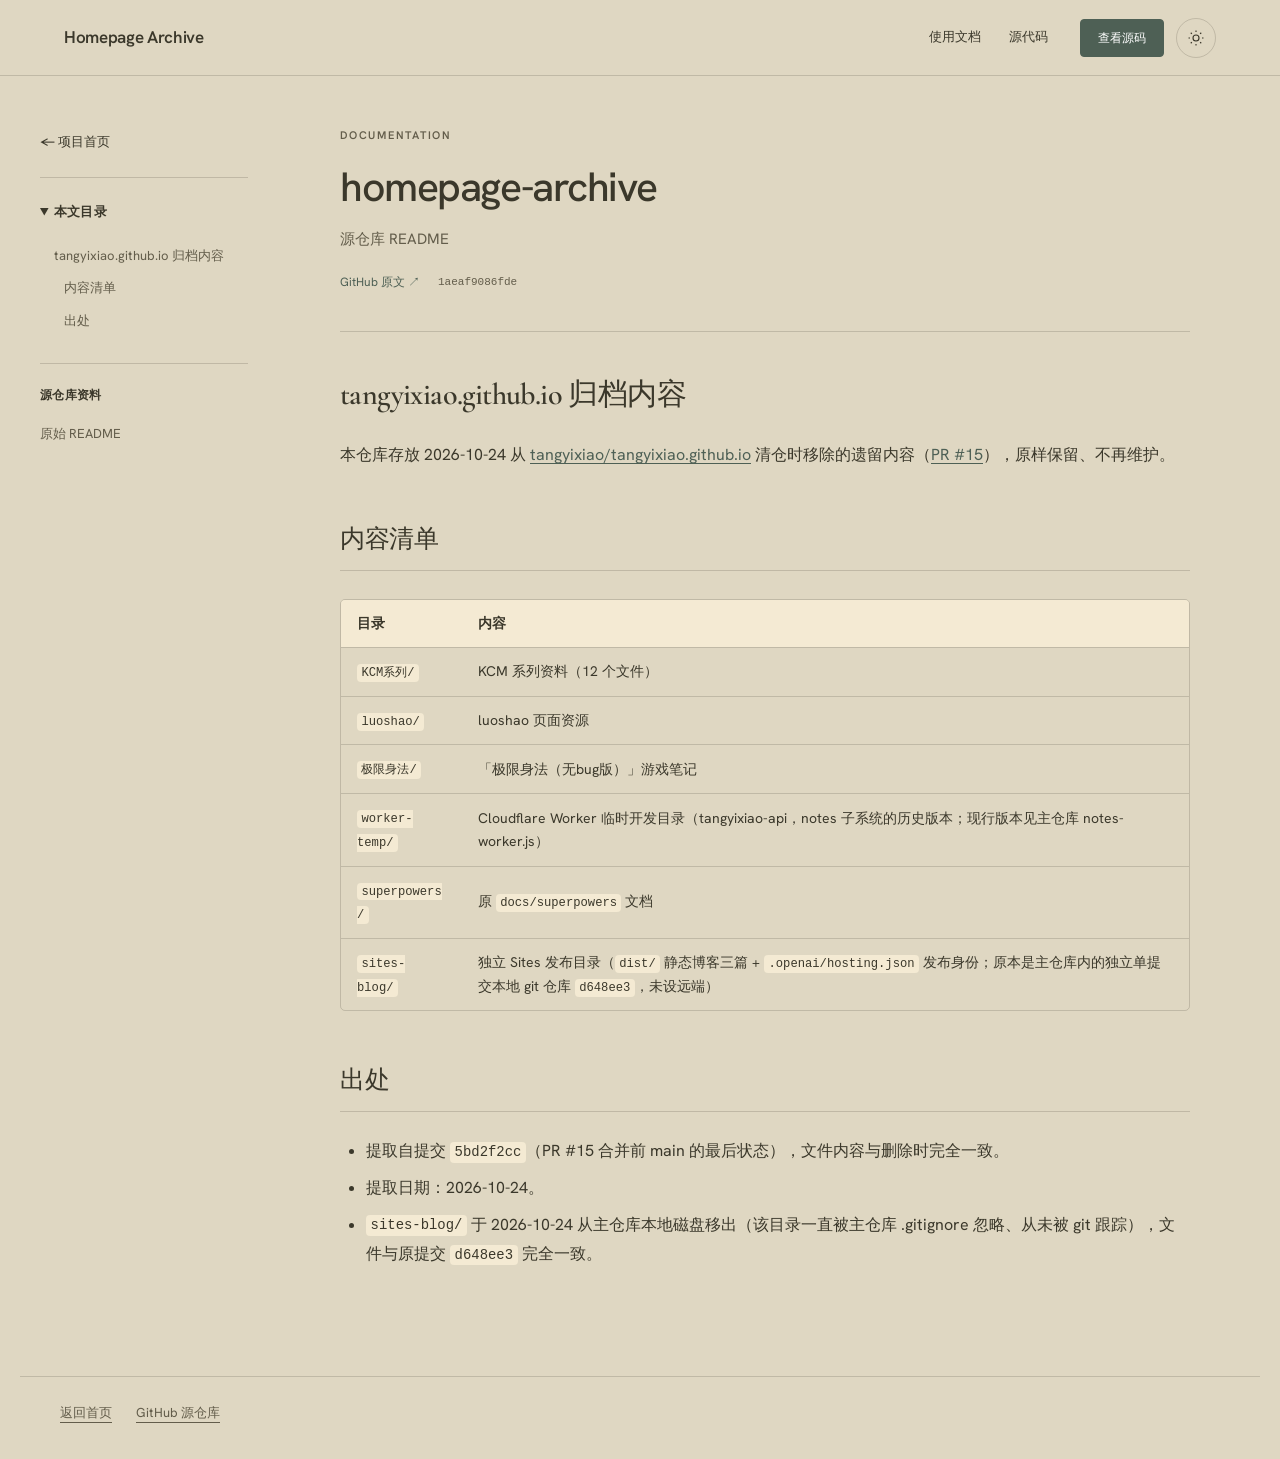
<file: docs.html>
<!doctype html><html lang="zh-CN" data-docs="v3" data-project="homepage-archive"><head>
<meta charset="utf-8"><meta name="viewport" content="width=device-width,initial-scale=1">
<title>homepage-archive · 文档</title><link rel="stylesheet" href="assets/fonts/fonts.css"><link rel="stylesheet" href="assets/fonts/display.css"><link rel="stylesheet" href="assets/site.css"><link rel="stylesheet" href="assets/docs-v3.css"><link rel="stylesheet" href="assets/polish.css"><style>:root{--font-body:"Hanken Grotesk","PingFang SC","Microsoft YaHei",sans-serif;--font-text:var(--font-body);--model-accent:var(--accent);--font-display:"Cormorant Garamond","Songti SC","SimSun",serif;--font-mono:"Geist Mono","SFMono-Regular",Consolas,monospace}html[data-theme="light"]{--bg:#DFD7C2;--surface:#F4EAD3;--ink:#3B382B;--muted:#635d4b;--accent:#4e6055;--accent-ink:#FFFFFF;--line:color-mix(in srgb,#3B382B 19%,transparent);color-scheme:light}html[data-theme="dark"]{--bg:#23241B;--surface:#35392B;--ink:#EFE8D0;--muted:#aeb69a;--accent:#a3c6af;--accent-ink:#000000;--line:color-mix(in srgb,#EFE8D0 19%,transparent);color-scheme:dark}</style><script src="assets/theme.js"></script><link rel="stylesheet" href="assets/docs-v3.css"></head>
<body class="docs-page"><header class="nav site-nav"><div class="wrap nav-inner"><a class="skip-link" href="#docs-content">跳到正文</a><a class="site-brand" href="index.html">Homepage Archive</a><nav class="site-links" aria-label="项目导航"><a href="docs.html">使用文档</a><a href="https://github.com/tangyixiao/homepage-archive">源代码</a></nav><div class="nav-controls"><a class="btn nav-cta" href="https://github.com/tangyixiao/homepage-archive">查看源码</a><button class="site-theme" type="button" data-theme-toggle aria-label="切换深浅色" aria-pressed="false"><svg width="18" height="18" viewBox="0 0 24 24" fill="none" stroke="currentColor" stroke-width="1.5" aria-hidden="true"><circle cx="12" cy="12" r="4"/><path d="M12 2v2m0 16v2M2 12h2m16 0h2M5 5l1.5 1.5m11 11L19 19M5 19l1.5-1.5m11-11L19 5"/></svg></button><button class="site-menu-toggle" data-menu-toggle type="button" aria-label="菜单" aria-expanded="false" aria-controls="site-drawer"><svg width="20" height="20" viewBox="0 0 20 20" fill="none" stroke="currentColor" stroke-width="1.4" aria-hidden="true"><path d="M3 6h14M3 14h14"/></svg></button></div></div><nav class="site-drawer" id="site-drawer" hidden><a href="index.html">项目首页</a><a href="docs.html">使用文档</a><a href="https://github.com/tangyixiao/homepage-archive">查看源码</a><p class="drawer-note">Homepage Archive</p></nav></header><div class="docs-shell" id="top">
<aside class="docs-sidebar"><a class="docs-back" href="index.html">← 项目首页</a>
<details class="docs-toc" open><summary>本文目录</summary><nav aria-label="文档目录"><ol><li class="docs-level-1"><a href="#tangyixiaogithubio-归档内容">tangyixiao.github.io 归档内容</a></li><li class="docs-level-2"><a href="#内容清单">内容清单</a></li><li class="docs-level-2"><a href="#出处">出处</a></li></ol></nav></details>
<div class="docs-resources"><h2>源仓库资料</h2><ul><li><a href="https://github.com/tangyixiao/homepage-archive/blob/1aeaf9086fde615fcf090c65d176215f08073a27/README.md">原始 README</a></li></ul></div></aside>
<main class="docs-main"><header class="docs-intro"><p class="docs-eyebrow">DOCUMENTATION</p>
<h1>homepage-archive</h1><p>源仓库 README</p><div class="docs-source"><a href="https://github.com/tangyixiao/homepage-archive/blob/1aeaf9086fde615fcf090c65d176215f08073a27/README.md">GitHub 原文 ↗</a><code>1aeaf9086fde</code></div></header>
<article class="docs-markdown" id="docs-content" tabindex="-1"><h1 id="tangyixiaogithubio-归档内容">tangyixiao.github.io 归档内容<a class="docs-heading-anchor" href="#tangyixiaogithubio-归档内容" aria-label="此标题的固定链接">#</a></h1>
<p>本仓库存放 2026-10-24 从 <a href="https://github.com/tangyixiao/tangyixiao.github.io">tangyixiao/tangyixiao.github.io</a> 清仓时移除的遗留内容（<a href="https://github.com/tangyixiao/tangyixiao.github.io/pull/15">PR #15</a>），原样保留、不再维护。</p>
<h2 id="内容清单">内容清单<a class="docs-heading-anchor" href="#内容清单" aria-label="此标题的固定链接">#</a></h2>
<div class="docs-table-wrap" role="region" aria-label="表格，可横向滚动" tabindex="0"><table>
<thead>
<tr>
<th>目录</th>
<th>内容</th>
</tr>
</thead>
<tbody>
<tr>
<td><code>KCM系列/</code></td>
<td>KCM 系列资料（12 个文件）</td>
</tr>
<tr>
<td><code>luoshao/</code></td>
<td>luoshao 页面资源</td>
</tr>
<tr>
<td><code>极限身法/</code></td>
<td>「极限身法（无bug版）」游戏笔记</td>
</tr>
<tr>
<td><code>worker-temp/</code></td>
<td>Cloudflare Worker 临时开发目录（tangyixiao-api，notes 子系统的历史版本；现行版本见主仓库 notes-worker.js）</td>
</tr>
<tr>
<td><code>superpowers/</code></td>
<td>原 <code>docs/superpowers</code> 文档</td>
</tr>
<tr>
<td><code>sites-blog/</code></td>
<td>独立 Sites 发布目录（<code>dist/</code> 静态博客三篇 + <code>.openai/hosting.json</code> 发布身份；原本是主仓库内的独立单提交本地 git 仓库 <code>d648ee3</code>，未设远端）</td>
</tr>
</tbody>
</table></div>
<h2 id="出处">出处<a class="docs-heading-anchor" href="#出处" aria-label="此标题的固定链接">#</a></h2>
<ul>
<li>提取自提交 <code>5bd2f2cc</code>（PR #15 合并前 main 的最后状态），文件内容与删除时完全一致。</li>
<li>提取日期：2026-10-24。</li>
<li><code>sites-blog/</code> 于 2026-10-24 从主仓库本地磁盘移出（该目录一直被主仓库 .gitignore 忽略、从未被 git 跟踪），文件与原提交 <code>d648ee3</code> 完全一致。</li>
</ul>
</article>
</main></div><footer class="docs-footer"><a href="index.html">返回首页</a><a href="https://github.com/tangyixiao/homepage-archive">GitHub 源仓库</a></footer><script src="assets/docs-v3.js" defer></script><script src="assets/site.js" defer></script></body></html>
</file>
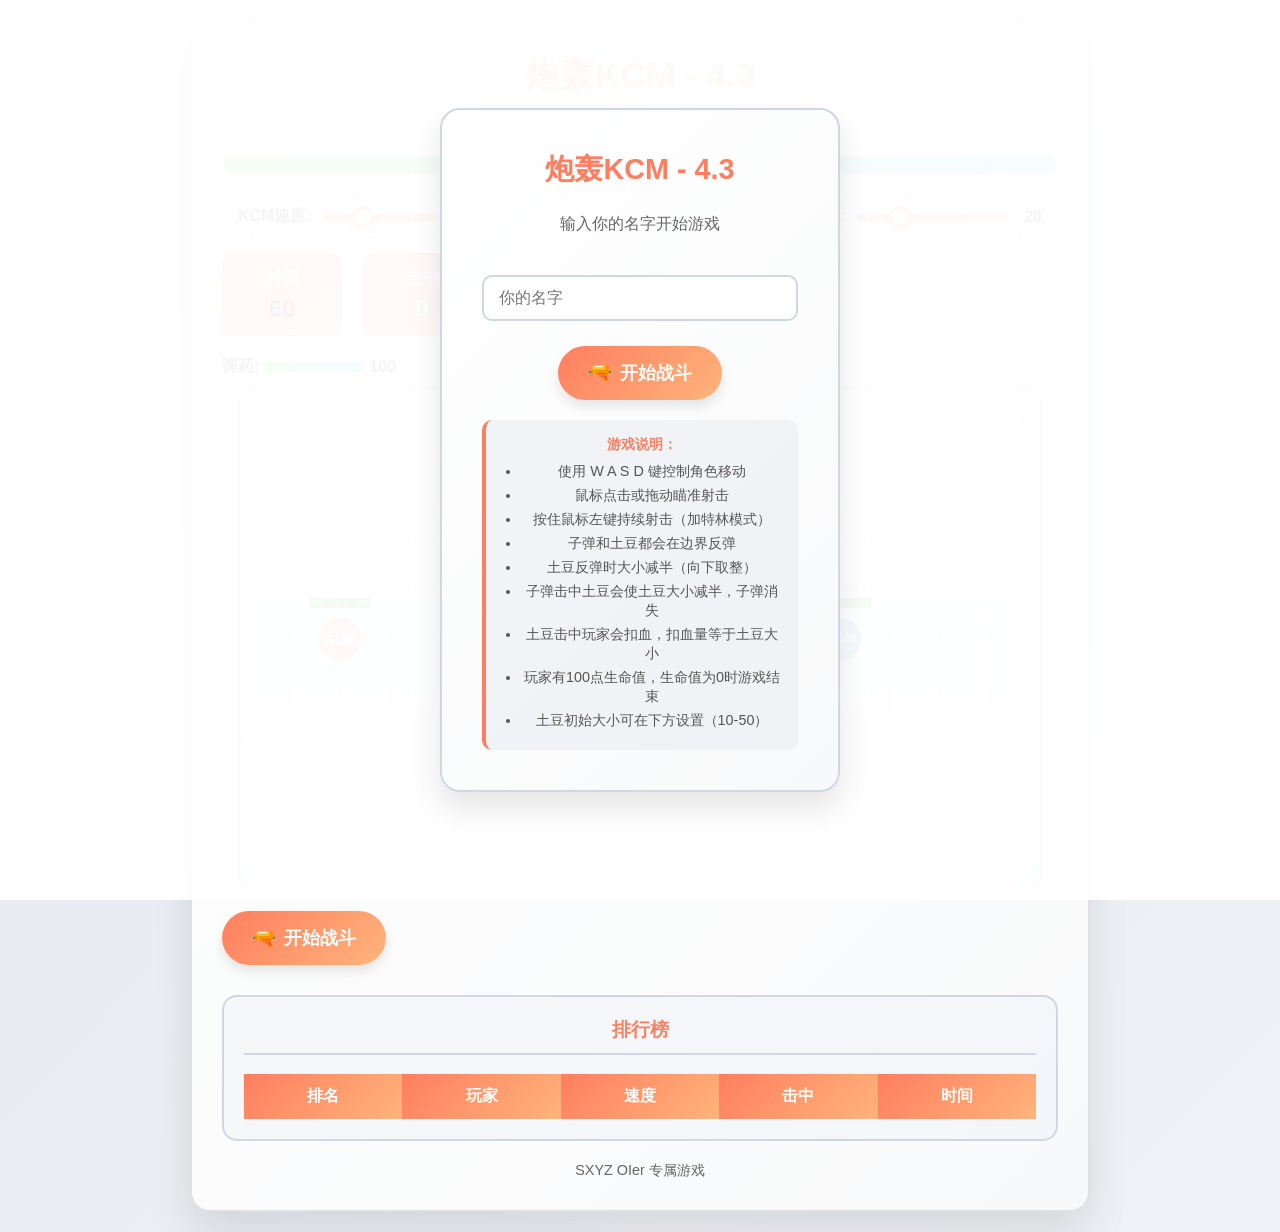
<file: KCM系列/KCM-挖土豆 4.3.html>
﻿<!DOCTYPE html>
<html lang="zh-CN">
<head>
    <meta charset="UTF-8">
    <meta name="viewport" content="width=device-width, initial-scale=1.0">
    <title>炮轰KCM - 4.3</title>
    <style>
        * {
            box-sizing: border-box;
        }
        
        body { 
            font-family: 'Arial', 'Microsoft YaHei', sans-serif; 
            margin: 0; 
            padding: 20px; 
            background: linear-gradient(135deg, #e6e9f0 0%, #eef1f5 100%);
            min-height: 100vh;
            display: flex;
            justify-content: center;
            align-items: center;
        }
        
        #game-container { 
            position: relative;
            width: 100%;
            max-width: 900px; 
            margin: 0 auto; 
            background: linear-gradient(135deg, #ffffff 0%, #f8f9fa 100%); 
            padding: 30px; 
            border-radius: 20px; 
            overflow: hidden;
            box-shadow: 0 20px 40px rgba(0,0,0,0.1);
            border: 2px solid #e0e0e0;
        }
        
        .game-header {
            text-align: center;
            margin-bottom: 25px;
            position: relative;
        }
        
        .game-header h2 {
            font-size: 2.2rem;
            color: #333;
            margin: 0 0 10px 0;
            background: linear-gradient(90deg, #ff7e5f, #feb47b);
            -webkit-background-clip: text;
            background-clip: text;
            color: transparent;
            text-shadow: 0 2px 4px rgba(0,0,0,0.1);
        }
        
        .game-subtitle {
            color: #666;
            font-size: 1rem;
            margin-bottom: 5px;
        }
        
        canvas { 
            background: linear-gradient(to bottom, #f5f7fa, #e4e8f0); 
            border: 2px solid #d0d7e2; 
            display: block; 
            margin: 0 auto; 
            border-radius: 10px;
            box-shadow: inset 0 0 20px rgba(0,0,0,0.05);
        }
        
        .controls { 
            margin: 20px 0; 
            display: flex; 
            justify-content: space-between; 
            align-items: center;
            flex-wrap: wrap;
            gap: 15px;
        }
        
        .control-group {
            display: flex;
            align-items: center;
            gap: 10px;
            background: rgba(232, 235, 242, 0.7);
            padding: 10px 15px;
            border-radius: 10px;
            box-shadow: 0 4px 6px rgba(0,0,0,0.05);
            border: 1px solid #d0d7e2;
        }
        
        .control-group span {
            font-weight: bold;
            color: #444;
        }
        
        .speed-slider-container {
            display: flex;
            align-items: center;
            gap: 15px;
        }
        
        input[type="range"] {
            width: 150px;
            -webkit-appearance: none;
            height: 8px;
            border-radius: 4px;
            background: linear-gradient(to right, #ff7e5f, #feb47b);
            outline: none;
        }
        
        input[type="range"]::-webkit-slider-thumb {
            -webkit-appearance: none;
            width: 22px;
            height: 22px;
            border-radius: 50%;
            background: #fff;
            border: 3px solid #ff7e5f;
            cursor: pointer;
            box-shadow: 0 0 10px rgba(255, 126, 95, 0.5);
        }
        
        .game-stats {
            display: flex;
            gap: 20px;
        }
        
        .stat-box {
            background: linear-gradient(135deg, #ff7e5f, #feb47b);
            color: white;
            padding: 12px 20px;
            border-radius: 10px;
            font-weight: bold;
            font-size: 1.1rem;
            min-width: 120px;
            text-align: center;
            box-shadow: 0 4px 8px rgba(0,0,0,0.1);
            border: 1px solid #ff7e5f;
        }
        
        .stat-box .stat-value {
            font-size: 1.5rem;
            margin-top: 5px;
        }
        
        .health-box {
            background: linear-gradient(135deg, #ff6b6b, #ff8e8e);
            color: white;
            padding: 12px 20px;
            border-radius: 10px;
            font-weight: bold;
            font-size: 1.1rem;
            min-width: 120px;
            text-align: center;
            box-shadow: 0 4px 8px rgba(0,0,0,0.1);
            border: 1px solid #ff6b6b;
        }
        
        .health-box .stat-value {
            font-size: 1.5rem;
            margin-top: 5px;
        }
        
        .weapon-info {
            display: flex;
            align-items: center;
            gap: 10px;
            color: #ff7e5f;
            font-weight: bold;
        }
        
        .weapon-icon {
            font-size: 1.5rem;
        }
        
        #leaderboard { 
            margin-top: 30px; 
            border: 2px solid #d0d7e2; 
            border-radius: 15px;
            padding: 20px; 
            max-height: 300px; 
            overflow-y: auto;
            background: rgba(232, 235, 242, 0.3);
        }
        
        #leaderboard h3 {
            text-align: center;
            margin-top: 0;
            color: #ff7e5f;
            padding-bottom: 10px;
            border-bottom: 2px solid #d0d7e2;
        }
        
        table {
            width: 100%;
            border-collapse: collapse;
        }
        
        th {
            background: linear-gradient(135deg, #ff7e5f, #feb47b);
            color: white;
            padding: 12px 8px;
            text-align: center;
        }
        
        tr:nth-child(even) {
            background-color: rgba(255, 255, 255, 0.3);
        }
        
        tr:hover {
            background-color: rgba(255, 126, 95, 0.1);
        }
        
        td {
            padding: 10px 8px;
            text-align: center;
            border-bottom: 1px solid rgba(0, 0, 0, 0.1);
            color: #333;
        }
        
        #KCM-speech {
            position: absolute;
            background: rgba(255, 255, 255, 0.95);
            color: #ff7e5f;
            padding: 8px 15px;
            border-radius: 15px;
            display: none;
            max-width: 200px;
            word-wrap: break-word;
            text-align: center;
            z-index: 100;
            box-shadow: 0 4px 10px rgba(0,0,0,0.1);
            border: 2px solid #ff7e5f;
            font-weight: bold;
            animation: speechBubble 0.3s ease-out;
        }
        
        @keyframes speechBubble {
            0% { transform: scale(0.5); opacity: 0; }
            100% { transform: scale(1); opacity: 1; }
        }
        
        #start-btn, #game-control-btn {
            background: linear-gradient(135deg, #ff7e5f, #feb47b);
            color: white;
            border: none;
            padding: 15px 30px;
            font-size: 1.1rem;
            font-weight: bold;
            border-radius: 50px;
            cursor: pointer;
            transition: all 0.3s;
            box-shadow: 0 6px 12px rgba(0,0,0,0.1);
            position: relative;
            overflow: hidden;
            display: inline-flex;
            align-items: center;
            justify-content: center;
            gap: 8px;
        }
        
        #start-btn:hover, #game-control-btn:hover {
            transform: translateY(-3px);
            box-shadow: 0 10px 20px rgba(0,0,0,0.15);
        }
        
        #start-btn:active, #game-control-btn:active {
            transform: translateY(0);
        }
        
        #start-btn::after, #game-control-btn::after {
            content: "";
            position: absolute;
            top: 0;
            left: -100%;
            width: 100%;
            height: 100%;
            background: linear-gradient(90deg, transparent, rgba(255,255,255,0.3), transparent);
            transition: 0.5s;
        }
        
        #start-btn:hover::after, #game-control-btn:hover::after {
            left: 100%;
        }
        
        .btn-icon {
            font-size: 1.2rem;
        }
        
        #name-modal { 
            position: fixed; 
            top: 0; 
            left: 0;
            width: 100%; 
            height: 100%; 
            background: rgba(255, 255, 255, 0.95); 
            display: flex; 
            justify-content: center; 
            align-items: center; 
            z-index: 1000;
            animation: fadeIn 0.3s ease-out;
        }
        
        @keyframes fadeIn {
            from { opacity: 0; }
            to { opacity: 1; }
        }
        
        .modal-content {
            background: linear-gradient(135deg, #ffffff 0%, #f8f9fa 100%); 
            padding: 40px; 
            text-align: center; 
            border-radius: 20px; 
            box-shadow: 0 15px 30px rgba(0,0,0,0.1);
            max-width: 400px;
            width: 90%;
            animation: modalAppear 0.4s ease-out;
            border: 2px solid #d0d7e2;
        }
        
        @keyframes modalAppear {
            0% { transform: scale(0.8); opacity: 0; }
            100% { transform: scale(1); opacity: 1; }
        }
        
        .modal-content h2 {
            margin-top: 0;
            color: #ff7e5f;
            font-size: 1.8rem;
        }
        
        .modal-content p {
            color: #666;
            margin-bottom: 25px;
        }
        
        #player-name {
            padding: 12px 15px; 
            font-size: 1rem; 
            margin: 15px 0 25px; 
            width: 100%;
            border: 2px solid #d0d7e2;
            border-radius: 10px;
            transition: border-color 0.3s;
            background: #fff;
            color: #333;
        }
        
        #player-name:focus {
            border-color: #ff7e5f;
            outline: none;
            box-shadow: 0 0 0 3px rgba(255, 126, 95, 0.2);
        }
        
        .game-instructions {
            background: rgba(232, 235, 242, 0.5);
            padding: 15px;
            border-radius: 10px;
            margin-top: 20px;
            font-size: 0.9rem;
            color: #555;
            border-left: 4px solid #ff7e5f;
        }
        
        .instructions-title {
            font-weight: bold;
            margin-bottom: 8px;
            color: #ff7e5f;
        }
        
        .instructions-list {
            margin: 0;
            padding-left: 20px;
        }
        
        .instructions-list li {
            margin-bottom: 5px;
        }
        
        .game-footer {
            text-align: center;
            margin-top: 20px;
            color: #666;
            font-size: 0.9rem;
        }
        
        /* 响应式设计 */
        @media (max-width: 768px) {
            body {
                padding: 10px;
            }
            
            #game-container {
                padding: 20px;
            }
            
            canvas {
                width: 100%;
                height: auto;
            }
            
            .controls {
                flex-direction: column;
                align-items: stretch;
            }
            
            .game-stats {
                justify-content: center;
            }
            
            .stat-box, .health-box {
                min-width: 100px;
                padding: 10px 15px;
            }
        }
        
        /* 弹药条 */
        .ammo-bar {
            width: 100px;
            height: 10px;
            background: rgba(0,0,0,0.1);
            border-radius: 5px;
            overflow: hidden;
        }
        
        .ammo-fill {
            height: 100%;
            background: linear-gradient(to right, #4cd964, #5ac8fa);
            border-radius: 5px;
            transition: width 0.3s;
        }
        
        .ammo-indicator {
            display: flex;
            align-items: center;
            gap: 5px;
            color: #333;
            font-weight: bold;
            margin-bottom: 10px;
        }
        
        /* 土豆大小设置 */
        .potato-size-control {
            display: flex;
            align-items: center;
            gap: 10px;
            background: rgba(232, 235, 242, 0.7);
            padding: 10px 15px;
            border-radius: 10px;
            box-shadow: 0 4px 6px rgba(0,0,0,0.05);
            border: 1px solid #d0d7e2;
        }
        
        .potato-size-control span {
            font-weight: bold;
            color: #444;
        }
        
        /* 排名徽章 */
        .rank-1 { background: linear-gradient(135deg, #ffd700, #ffaa00) !important; }
        .rank-2 { background: linear-gradient(135deg, #c0c0c0, #a0a0a0) !important; }
        .rank-3 { background: linear-gradient(135deg, #cd7f32, #a0522d) !important; }
        
        .rank-badge {
            display: inline-block;
            width: 24px;
            height: 24px;
            border-radius: 50%;
            color: white;
            font-weight: bold;
            line-height: 24px;
            text-align: center;
            font-size: 0.8rem;
        }
        
        /* 生命条 */
        .health-bar-container {
            width: 100%;
            height: 20px;
            background: rgba(0, 0, 0, 0.1);
            border-radius: 10px;
            margin: 10px 0;
            overflow: hidden;
            border: 2px solid #d0d7e2;
        }
        
        .health-bar {
            height: 100%;
            background: linear-gradient(to right, #ff6b6b, #ff8e8e);
            border-radius: 8px;
            transition: width 0.3s;
            position: relative;
        }
        
        .health-text {
            position: absolute;
            width: 100%;
            text-align: center;
            line-height: 20px;
            color: white;
            font-weight: bold;
            text-shadow: 1px 1px 2px rgba(0,0,0,0.3);
        }
        
        /* 浅色主题新增样式 */
        .light-controls {
            display: flex;
            flex-wrap: wrap;
            gap: 15px;
            margin-bottom: 20px;
        }
        
        .theme-toggle {
            position: absolute;
            top: 20px;
            right: 20px;
            background: #f0f0f0;
            border: none;
            border-radius: 50%;
            width: 40px;
            height: 40px;
            cursor: pointer;
            font-size: 1.2rem;
            display: flex;
            align-items: center;
            justify-content: center;
            color: #666;
            transition: all 0.3s;
        }
        
        .theme-toggle:hover {
            background: #e0e0e0;
            color: #ff7e5f;
        }
    </style>
</head>
<body>
    <!-- 修复：将name-modal的display改为flex，这样一开始就显示 -->
    <div id="name-modal" style="display: flex;">
        <div class="modal-content">
            <h2>炮轰KCM - 4.3</h2>
            <p>输入你的名字开始游戏</p>
            <input type="text" id="player-name" placeholder="你的名字" maxlength="10">
            <button id="start-btn">
                <span class="btn-icon">🔫</span> 开始战斗
            </button>
            <div class="game-instructions">
                <div class="instructions-title">游戏说明：</div>
                <ul class="instructions-list">
                    <li>使用 W A S D 键控制角色移动</li>
                    <li>鼠标点击或拖动瞄准射击</li>
                    <li>按住鼠标左键持续射击（加特林模式）</li>
                    <li>子弹和土豆都会在边界反弹</li>
                    <li>土豆反弹时大小减半（向下取整）</li>
                    <li>子弹击中土豆会使土豆大小减半，子弹消失</li>
                    <li>土豆击中玩家会扣血，扣血量等于土豆大小</li>
                    <li>玩家有100点生命值，生命值为0时游戏结束</li>
                    <li>土豆初始大小可在下方设置（10-50）</li>
                </ul>
            </div>
        </div>
    </div>

    <div id="game-container">
        <div class="game-header">
            <h2>炮轰KCM - 4.3</h2>
            <div class="game-subtitle">清新明亮的游戏界面，保护你的眼睛！</div>
        </div>
        
        <!-- 玩家生命条 -->
        <div class="health-bar-container">
            <div id="player-health-bar" class="health-bar" style="width: 100%">
                <div class="health-text" id="player-health-text">100 / 100</div>
            </div>
        </div>
        
        <div class="controls">
            <div class="control-group">
                <span>KCM速度: </span>
                <div class="speed-slider-container">
                    <input type="range" id="speed-slider" min="1" max="10" value="3">
                    <span id="speed-value">3x</span>
                </div>
            </div>
            
            <div class="potato-size-control">
                <span>土豆大小: </span>
                <div class="speed-slider-container">
                    <input type="range" id="potato-size-slider" min="10" max="50" value="20">
                    <span id="potato-size-value">20</span>
                </div>
            </div>
            
            <div class="game-stats">
                <div class="stat-box">
                    <div>时间</div>
                    <div id="timer" class="stat-value">60</div>
                </div>
                <div class="stat-box">
                    <div>击中</div>
                    <div id="score" class="stat-value">0</div>
                </div>
                <div class="health-box">
                    <div>生命</div>
                    <div id="player-health" class="stat-value">100</div>
                </div>
            </div>
        </div>
        
        <div class="ammo-indicator" style="margin-bottom: 10px;">
            <span>弹药: </span>
            <div class="ammo-bar">
                <div id="ammo-fill" class="ammo-fill" style="width: 100%"></div>
            </div>
            <span id="ammo">100</span>
        </div>
        
        <canvas id="game-canvas" width="800" height="500"></canvas>
        
        <div class="controls">
            <button id="game-control-btn">
                <span class="btn-icon">🔫</span> 开始战斗
            </button>
        </div>
        
        <div id="leaderboard">
            <h3>排行榜</h3>
            <table>
                <thead>
                    <tr>
                        <th>排名</th>
                        <th>玩家</th>
                        <th>速度</th>
                        <th>击中</th>
                        <th>时间</th>
                    </tr>
                </thead>
                <tbody id="score-table"></tbody>
            </table>
        </div>
        
        <div id="KCM-speech"></div>
        
        <div class="game-footer">
            SXYZ OIer 专属游戏
        </div>
    </div>

    <script>
        // 游戏对象
        const canvas = document.getElementById('game-canvas');
        const ctx = canvas.getContext('2d');
        const hitPhrases = ["打不中！", "我闪！", "就这？", "太慢了！", "土豆攻击！"];
        const idlePhrases = ["我先打东方了", "好无聊...", "反弹！", "挖土豆去~"];
        const dodgePhrases = ["预判！", "我躲！", "打不到~", "太简单了"];
        const bouncePhrases = ["反弹！", "弹弹弹！", "物理法则！", "弹性碰撞！"];
        
        // 游戏元素
        const player = { 
            x: 100, 
            y: 250, 
            radius: 20, 
            color: '#ff7e5f',
            shadowColor: '#feb47b',
            isShooting: false,
            lastShot: 0,
            shotCooldown: 50, // 毫秒
            ammo: 100,
            maxAmmo: 100,
            ammoRegenRate: 0.5, // 每帧恢复的弹药
            health: 100,
            maxHealth: 100,
            invincible: false, // 无敌状态
            invincibleTimer: 0 // 无敌时间
        };
        
        const KCM = { 
            x: 600, 
            y: 250, 
            radius: 20, 
            color: '#5d9cec',
            shadowColor: '#4a89dc',
            health: 100,
            maxHealth: 100,
            dodgeCooldown: 0,
            lastDodgeTime: 0,
            dodgeCooldownTime: 1000, // 毫秒
            lastPotatoShot: 0,
            potatoShotCooldown: 1500, // 毫秒
            dodgeLevel: 2, // 躲避等级 1-3
            movePattern: 0, // 移动模式
            movePatternTimer: 0
        };
        
        // 游戏状态
        let gameInterval, timerInterval;
        let KCMSpeed = 3, timeLeft = 60, score = 0;
        let playerName = "玩家";
        let leaderboard = JSON.parse(localStorage.getItem('leaderboard')) || [];
        let isPlaying = false;
        let particles = [];
        let bullets = [];
        let potatoes = []; // KCM发射的土豆
        let crosshair = { x: 0, y: 0, visible: false };
        let mouseX = 0, mouseY = 0;
        let isMouseDown = false;
        let lastMouseClick = 0;
        let clickCooldown = 100; // 毫秒
        let dodgeIndicator = { x: 0, y: 0, visible: false, timer: 0 };
        let damageNumbers = []; // 伤害数字
        let bounceEffects = []; // 反弹特效
        let potatoSize = 20; // 土豆初始大小，可自定义
        
        // 修复BUG 2: 存储玩家移动键状态
        let playerKeys = {
            up: false,
            down: false,
            left: false,
            right: false
        };

        // 初始化游戏
        function initGame() {
            clearIntervals();
            resetPositions();
            updateDisplay();
            drawGame();
            
            document.getElementById('speed-slider').disabled = false;
            document.getElementById('speed-slider').value = 3;
            document.getElementById('speed-value').textContent = '3x';
            KCMSpeed = 3;
            
            // 修复BUG 4: 初始化土豆大小滑块
            document.getElementById('potato-size-slider').disabled = false;
            document.getElementById('potato-size-slider').value = potatoSize;
            document.getElementById('potato-size-value').textContent = potatoSize;
            
            document.getElementById('game-control-btn').innerHTML = '<span class="btn-icon">🔫</span> 开始战斗';
            isPlaying = false;
            
            // 隐藏十字准星
            crosshair.visible = false;
            dodgeIndicator.visible = false;
            
            // 重置伤害数字
            damageNumbers = [];
            bounceEffects = [];
            
            // 修复BUG 2: 重置玩家移动键状态
            playerKeys = {
                up: false,
                down: false,
                left: false,
                right: false
            };
            
            // 确保弹药显示正确
            updateAmmoDisplay();
        }

        function startGame() {
            playerName = document.getElementById('player-name').value || "玩家";
            
            // 如果玩家名称为空，使用默认名称
            if(!playerName.trim()) {
                playerName = "玩家";
            }
            
            // 隐藏模态框
            document.getElementById('name-modal').style.display = 'none';
            
            document.getElementById('speed-slider').disabled = true;
            document.getElementById('potato-size-slider').disabled = true;
            document.getElementById('game-control-btn').innerHTML = '<span class="btn-icon">⏹️</span> 停止战斗';
            isPlaying = true;
            
            // 根据速度设置KCM的躲避等级
            KCM.dodgeLevel = Math.min(3, Math.max(1, Math.floor(KCMSpeed / 3)));
            
            // 显示十字准星
            crosshair.visible = true;
            
            // 重置鼠标状态
            isMouseDown = false;
            lastMouseClick = 0;
            
            // 修复BUG 2: 重置玩家移动键状态
            playerKeys = {
                up: false,
                down: false,
                left: false,
                right: false
            };
            
            // 开始游戏循环
            gameInterval = setInterval(gameLoop, 16);
            timerInterval = setInterval(() => {
                timeLeft--;
                updateDisplay();
                if(timeLeft <= 0) endGame();
            }, 1000);
            
            // 添加开始游戏粒子效果
            createParticleEffect(canvas.width/2, canvas.height/2, 20, '#ff7e5f');
        }

        function gameLoop() {
            handleControls();
            updateBullets();
            updatePotatoes();
            KCMAI();
            updateParticles();
            updateDamageNumbers();
            updateBounceEffects();
            regenAmmo();
            updateDodgeIndicator();
            updatePlayerInvincible();
            drawGame();
        }

        function updateBullets() {
            // 更新子弹位置
            for(let i = bullets.length - 1; i >= 0; i--) {
                const bullet = bullets[i];
                bullet.x += bullet.vx;
                bullet.y += bullet.vy;
                bullet.life--;
                
                // 检查子弹边界反弹
                checkBoundaryBounce(bullet, true);
                
                // 检查子弹是否出界
                if(bullet.life <= 0) {
                    bullets.splice(i, 1);
                    continue;
                }
                
                // 检查子弹是否击中KCM
                if(checkBulletCollision(bullet, KCM)) {
                    // 根据KCM的躲避等级决定是否真的击中
                    const dodgeChance = KCM.dodgeLevel * 0.2; // 20%, 40%, 60%躲避几率
                    if(Math.random() > dodgeChance) {
                        // 真正击中KCM
                        score++;
                        KCM.health -= 10;
                        updateDisplay();
                        
                        // 创建击中效果
                        createHitEffect(bullet.x, bullet.y);
                        createParticleEffect(bullet.x, bullet.y, 10, '#ff7e5f');
                        
                        // 显示伤害数字
                        createDamageNumber(bullet.x, bullet.y, 10, '#ff7e5f');
                        
                        // 显示KCM说话
                        if(Math.random() < 0.3) {
                            showSpeech(hitPhrases);
                        }
                        
                        // 如果KCM生命值耗尽，重置位置和生命值
                        if(KCM.health <= 0) {
                            KCM.x = Math.random() * (canvas.width - 100) + 50;
                            KCM.y = Math.random() * (canvas.height - 100) + 50;
                            KCM.health = KCM.maxHealth;
                        }
                    } else {
                        // KCM成功躲避
                        createDodgeEffect(bullet.x, bullet.y);
                        if(Math.random() < 0.3) {
                            showSpeech(dodgePhrases);
                        }
                    }
                    
                    bullets.splice(i, 1);
                    continue;
                }
                
                // 检查子弹是否击中土豆
                for(let j = potatoes.length - 1; j >= 0; j--) {
                    const potato = potatoes[j];
                    if(checkBulletPotatoCollision(bullet, potato)) {
                        // 子弹击中土豆
                        potato.size = Math.floor(potato.size / 2); // 土豆大小减半（向下取整）
                        
                        // 创建击中效果
                        createHitEffect(bullet.x, bullet.y);
                        createParticleEffect(bullet.x, bullet.y, 5, '#8B4513');
                        
                        // 显示反弹特效
                        createBounceEffect(bullet.x, bullet.y);
                        
                        // 如果土豆太小，移除
                        if(potato.size < 2) {
                            potatoes.splice(j, 1);
                        }
                        
                        // 子弹消失
                        bullets.splice(i, 1);
                        break;
                    }
                }
            }
            
            // 如果鼠标按下且弹药足够，自动射击
            if(isMouseDown && isPlaying && player.ammo > 0) {
                const now = Date.now();
                if(now - player.lastShot > player.shotCooldown) {
                    shootBullet();
                    player.lastShot = now;
                }
            }
        }

        function updatePotatoes() {
            // 更新土豆位置
            for(let i = potatoes.length - 1; i >= 0; i--) {
                const potato = potatoes[i];
                potato.x += potato.vx;
                potato.y += potato.vy;
                potato.life--;
                
                // 检查土豆边界反弹
                checkBoundaryBounce(potato, false);
                
                // 检查土豆是否出界
                if(potato.life <= 0) {
                    potatoes.splice(i, 1);
                    continue;
                }
                
                // 检查土豆是否击中玩家
                if(checkPotatoCollision(potato, player) && !player.invincible) {
                    // 土豆击中玩家，扣除生命值
                    const damage = potato.size;
                    player.health -= damage;
                    updatePlayerHealth();
                    
                    // 创建土豆击中效果
                    createPotatoHitEffect(potato.x, potato.y);
                    
                    // 显示伤害数字
                    createDamageNumber(potato.x, potato.y, damage, '#ff6b6b');
                    
                    // 玩家进入无敌状态
                    player.invincible = true;
                    player.invincibleTimer = 60; // 60帧无敌时间
                    
                    // 如果玩家生命值耗尽，游戏结束
                    if(player.health <= 0) {
                        player.health = 0;
                        endGame();
                    }
                    
                    potatoes.splice(i, 1);
                }
            }
        }

        function checkBoundaryBounce(obj, isBullet) {
            const bounceDamping = isBullet ? 0.9 : 0.8; // 子弹反弹阻尼0.9，土豆0.8
            const objRadius = isBullet ? 3 : (obj.size || 0);
            
            // 检查左右边界
            if(obj.x - objRadius < 0) {
                obj.x = objRadius;
                obj.vx = -obj.vx * bounceDamping;
                createBounceEffect(obj.x, obj.y);
                
                // 修复BUG 1: 土豆在左边框也会变小
                if(!isBullet) {
                    // 土豆反弹时大小减半（向下取整）
                    obj.size = Math.floor(obj.size / 2);
                    if(obj.size < 2) {
                        // 如果土豆太小，找到并移除
                        const index = isBullet ? bullets.findIndex(b => b === obj) : potatoes.findIndex(p => p === obj);
                        if(index !== -1) {
                            if(isBullet) {
                                bullets.splice(index, 1);
                            } else {
                                potatoes.splice(index, 1);
                            }
                        }
                    }
                }
                
                if(!isBullet && Math.random() < 0.3) {
                    showSpeech(bouncePhrases);
                }
            } else if(obj.x + objRadius > canvas.width) {
                obj.x = canvas.width - objRadius;
                obj.vx = -obj.vx * bounceDamping;
                createBounceEffect(obj.x, obj.y);
                
                // 修复BUG 1: 土豆在右边框也会变小
                if(!isBullet) {
                    // 土豆反弹时大小减半（向下取整）
                    obj.size = Math.floor(obj.size / 2);
                    if(obj.size < 2) {
                        // 如果土豆太小，找到并移除
                        const index = isBullet ? bullets.findIndex(b => b === obj) : potatoes.findIndex(p => p === obj);
                        if(index !== -1) {
                            if(isBullet) {
                                bullets.splice(index, 1);
                            } else {
                                potatoes.splice(index, 1);
                            }
                        }
                    }
                }
                
                if(!isBullet && Math.random() < 0.3) {
                    showSpeech(bouncePhrases);
                }
            }
            
            // 检查上下边界
            if(obj.y - objRadius < 0) {
                obj.y = objRadius;
                obj.vy = -obj.vy * bounceDamping;
                createBounceEffect(obj.x, obj.y);
                if(!isBullet) {
                    // 土豆反弹时大小减半（向下取整）
                    obj.size = Math.floor(obj.size / 2);
                    if(obj.size < 2) {
                        // 如果土豆太小，找到并移除
                        const index = isBullet ? bullets.findIndex(b => b === obj) : potatoes.findIndex(p => p === obj);
                        if(index !== -1) {
                            if(isBullet) {
                                bullets.splice(index, 1);
                            } else {
                                potatoes.splice(index, 1);
                            }
                        }
                    }
                }
                if(!isBullet && Math.random() < 0.3) {
                    showSpeech(bouncePhrases);
                }
            } else if(obj.y + objRadius > canvas.height) {
                obj.y = canvas.height - objRadius;
                obj.vy = -obj.vy * bounceDamping;
                createBounceEffect(obj.x, obj.y);
                if(!isBullet) {
                    // 土豆反弹时大小减半（向下取整）
                    obj.size = Math.floor(obj.size / 2);
                    if(obj.size < 2) {
                        // 如果土豆太小，找到并移除
                        const index = isBullet ? bullets.findIndex(b => b === obj) : potatoes.findIndex(p => p === obj);
                        if(index !== -1) {
                            if(isBullet) {
                                bullets.splice(index, 1);
                            } else {
                                potatoes.splice(index, 1);
                            }
                        }
                    }
                }
                if(!isBullet && Math.random() < 0.3) {
                    showSpeech(bouncePhrases);
                }
            }
        }

        function updatePlayerInvincible() {
            if(player.invincible) {
                player.invincibleTimer--;
                if(player.invincibleTimer <= 0) {
                    player.invincible = false;
                }
            }
        }

        function updateDamageNumbers() {
            for(let i = damageNumbers.length - 1; i >= 0; i--) {
                const damageNum = damageNumbers[i];
                damageNum.y -= 0.5;
                damageNum.life--;
                
                if(damageNum.life <= 0) {
                    damageNumbers.splice(i, 1);
                }
            }
        }
        
        function updateBounceEffects() {
            for(let i = bounceEffects.length - 1; i >= 0; i--) {
                const effect = bounceEffects[i];
                effect.life--;
                
                if(effect.life <= 0) {
                    bounceEffects.splice(i, 1);
                }
            }
        }

        function shootBullet() {
            if(player.ammo <= 0) return;
            
            // 消耗弹药
            player.ammo--;
            updateAmmoDisplay();
            
            // 计算射击方向
            const dx = mouseX - player.x;
            const dy = mouseY - player.y;
            const distance = Math.sqrt(dx*dx + dy*dy);
            
            // 避免除零错误
            if(distance === 0) return;
            
            // 添加随机散布（模拟后坐力）
            const spread = 0.05;
            const angle = Math.atan2(dy, dx) + (Math.random() - 0.5) * spread;
            const speed = 15;
            
            // 创建子弹
            bullets.push({
                x: player.x + Math.cos(angle) * player.radius,
                y: player.y + Math.sin(angle) * player.radius,
                vx: Math.cos(angle) * speed,
                vy: Math.sin(angle) * speed,
                life: 200, // 子弹存在时间
                color: '#ff7e5f',
                size: 3
            });
            
            // 创建枪口闪光
            createMuzzleFlash(player.x, player.y, angle);
            
            // 创建射击粒子效果
            createParticleEffect(
                player.x + Math.cos(angle) * player.radius, 
                player.y + Math.sin(angle) * player.radius, 
                3, 
                '#ff7e5f'
            );
        }

        function shootPotato() {
            const now = Date.now();
            if(now - KCM.lastPotatoShot < KCM.potatoShotCooldown) return;
            
            KCM.lastPotatoShot = now;
            
            // 计算土豆发射方向（朝向玩家）
            const dx = player.x - KCM.x;
            const dy = player.y - KCM.y;
            const distance = Math.sqrt(dx*dx + dy*dy);
            
            if(distance === 0) return;
            
            const angle = Math.atan2(dy, dx);
            const speed = 3 + Math.random() * 2; // 土豆速度较慢
            
            // 添加一些随机偏差
            const deviation = 0.3;
            const finalAngle = angle + (Math.random() - 0.5) * deviation;
            
            // 创建土豆（使用可自定义的初始大小）
            potatoes.push({
                x: KCM.x + Math.cos(finalAngle) * KCM.radius,
                y: KCM.y + Math.sin(finalAngle) * KCM.radius,
                vx: Math.cos(finalAngle) * speed,
                vy: Math.sin(finalAngle) * speed,
                life: 300, // 土豆存在时间
                rotation: 0,
                rotationSpeed: (Math.random() - 0.5) * 0.1,
                size: potatoSize, // 使用可自定义的初始大小
                initialSize: potatoSize
            });
            
            // 创建土豆发射效果
            createParticleEffect(
                KCM.x + Math.cos(finalAngle) * KCM.radius,
                KCM.y + Math.sin(finalAngle) * KCM.radius,
                5,
                '#8B4513'
            );
        }

        function createMuzzleFlash(x, y, angle) {
            const flashX = x + Math.cos(angle) * (player.radius + 5);
            const flashY = y + Math.sin(angle) * (player.radius + 5);
            
            // 创建枪口闪光效果
            for(let i = 0; i < 5; i++) {
                const flashAngle = angle + (Math.random() - 0.5) * 0.5;
                const flashDistance = 5 + Math.random() * 10;
                const flashSize = 3 + Math.random() * 4;
                
                particles.push({
                    x: flashX,
                    y: flashY,
                    vx: Math.cos(flashAngle) * 5,
                    vy: Math.sin(flashAngle) * 5,
                    color: '#ffcc00',
                    life: 0.5,
                    decay: 0.1,
                    radius: flashSize
                });
            }
        }

        function createHitEffect(x, y) {
            // 创建击中效果
            for(let i = 0; i < 8; i++) {
                const angle = Math.random() * Math.PI * 2;
                const speed = 2 + Math.random() * 3;
                const size = 2 + Math.random() * 3;
                
                particles.push({
                    x: x,
                    y: y,
                    vx: Math.cos(angle) * speed,
                    vy: Math.sin(angle) * speed,
                    color: '#ff7e5f',
                    life: 1.0,
                    decay: 0.05 + Math.random() * 0.05,
                    radius: size
                });
            }
        }

        function createDodgeEffect(x, y) {
            // 创建躲避效果
            for(let i = 0; i < 6; i++) {
                const angle = Math.random() * Math.PI * 2;
                const speed = 1 + Math.random() * 2;
                const size = 2 + Math.random() * 3;
                
                particles.push({
                    x: x,
                    y: y,
                    vx: Math.cos(angle) * speed,
                    vy: Math.sin(angle) * speed,
                    color: '#5d9cec',
                    life: 0.8,
                    decay: 0.05 + Math.random() * 0.05,
                    radius: size
                });
            }
        }

        function createPotatoHitEffect(x, y) {
            // 创建土豆击中玩家的效果
            for(let i = 0; i < 10; i++) {
                const angle = Math.random() * Math.PI * 2;
                const speed = 1 + Math.random() * 2;
                const size = 3 + Math.random() * 4;
                
                particles.push({
                    x: x,
                    y: y,
                    vx: Math.cos(angle) * speed,
                    vy: Math.sin(angle) * speed,
                    color: '#8B4513',
                    life: 1.0,
                    decay: 0.05 + Math.random() * 0.05,
                    radius: size
                });
            }
        }
        
        function createDamageNumber(x, y, value, color) {
            damageNumbers.push({
                x: x,
                y: y,
                value: value,
                color: color,
                life: 60
            });
        }
        
        function createBounceEffect(x, y) {
            bounceEffects.push({
                x: x,
                y: y,
                life: 18 // 0.3秒
            });
        }

        function checkBulletCollision(bullet, target) {
            const dx = bullet.x - target.x;
            const dy = bullet.y - target.y;
            return Math.sqrt(dx*dx + dy*dy) < target.radius + 3;
        }

        function checkBulletPotatoCollision(bullet, potato) {
            const dx = bullet.x - potato.x;
            const dy = bullet.y - potato.y;
            return Math.sqrt(dx*dx + dy*dy) < 3 + potato.size;
        }

        function checkPotatoCollision(potato, target) {
            const dx = potato.x - target.x;
            const dy = potato.y - target.y;
            return Math.sqrt(dx*dx + dy*dy) < target.radius + potato.size;
        }

        function KCMAI() {
            const now = Date.now();
            
            // 更新移动模式计时器
            KCM.movePatternTimer++;
            if(KCM.movePatternTimer > 100) {
                KCM.movePattern = Math.floor(Math.random() * 3);
                KCM.movePatternTimer = 0;
            }
            
            // 检查是否需要躲避子弹
            let shouldDodge = false;
            let dodgeX = 0, dodgeY = 0;
            
            // 检查最近的子弹
            for(const bullet of bullets) {
                const dx = bullet.x - KCM.x;
                const dy = bullet.y - KCM.y;
                const distance = Math.sqrt(dx*dx + dy*dy);
                const timeToHit = distance / Math.sqrt(bullet.vx*bullet.vx + bullet.vy*bullet.vy);
                
                // 如果子弹在2秒内会击中KCM，尝试躲避
                if(timeToHit < 2 && distance < 300) {
                    shouldDodge = true;
                    
                    // 计算子弹方向
                    const bulletAngle = Math.atan2(bullet.vy, bullet.vx);
                    
                    // 计算躲避方向（垂直于子弹方向）
                    const dodgeAngle = bulletAngle + (Math.random() > 0.5 ? Math.PI/2 : -Math.PI/2);
                    
                    dodgeX = Math.cos(dodgeAngle);
                    dodgeY = Math.sin(dodgeAngle);
                    
                    // 显示躲避指示器
                    dodgeIndicator.x = KCM.x + dodgeX * 30;
                    dodgeIndicator.y = KCM.y + dodgeY * 30;
                    dodgeIndicator.visible = true;
                    dodgeIndicator.timer = 10;
                    
                    break;
                }
            }
            
            // 执行躲避或正常移动
            if(shouldDodge && now - KCM.lastDodgeTime > KCM.dodgeCooldownTime) {
                // 躲避子弹
                KCM.x += dodgeX * KCMSpeed * 1.5;
                KCM.y += dodgeY * KCMSpeed * 1.5;
                KCM.lastDodgeTime = now;
                
                if(Math.random() < 0.1) {
                    showSpeech(dodgePhrases);
                }
            } else {
                // 正常移动模式
                switch(KCM.movePattern) {
                    case 0: // 随机漫步
                        KCM.x += (Math.random() - 0.5) * KCMSpeed;
                        KCM.y += (Math.random() - 0.5) * KCMSpeed;
                        break;
                    case 1: // 绕圈移动
                        const circleAngle = KCM.movePatternTimer * 0.1;
                        KCM.x += Math.cos(circleAngle) * KCMSpeed * 0.5;
                        KCM.y += Math.sin(circleAngle) * KCMSpeed * 0.5;
                        break;
                    case 2: // 接近玩家
                        const dx = player.x - KCM.x;
                        const dy = player.y - KCM.y;
                        const distance = Math.sqrt(dx*dx + dy*dy);
                        if(distance > 150) {
                            KCM.x += (dx/distance) * KCMSpeed * 0.7;
                            KCM.y += (dy/distance) * KCMSpeed * 0.7;
                        }
                        break;
                }
            }
            
            // 确保KCM在画布内
            KCM.x = Math.max(50, Math.min(canvas.width-50, KCM.x));
            KCM.y = Math.max(50, Math.min(canvas.height-50, KCM.y));
            
            // 偶尔说话
            if(Math.random() < 0.005) {
                showSpeech(idlePhrases);
            }
            
            // 发射土豆反击
            if(Math.random() < 0.02) { // 2%概率每帧发射土豆
                shootPotato();
            }
        }

        function updateDodgeIndicator() {
            if(dodgeIndicator.timer > 0) {
                dodgeIndicator.timer--;
            } else {
                dodgeIndicator.visible = false;
            }
        }

        function regenAmmo() {
            if(player.ammo < player.maxAmmo) {
                player.ammo = Math.min(player.maxAmmo, player.ammo + player.ammoRegenRate);
                updateAmmoDisplay();
            }
        }

        function showSpeech(phrases) {
            const bubble = document.getElementById('KCM-speech');
            bubble.textContent = phrases[Math.floor(Math.random()*phrases.length)];
            bubble.style.display = 'block';
            
            const bubbleWidth = bubble.offsetWidth;
            const maxLeft = canvas.width - bubbleWidth - 20;
            const bubbleX = Math.max(20, Math.min(maxLeft, KCM.x - bubbleWidth/2));
            
            bubble.style.left = (canvas.offsetLeft + bubbleX) + 'px';
            bubble.style.top = (canvas.offsetTop + KCM.y - 40) + 'px';
            
            setTimeout(() => {
                bubble.style.opacity = '0';
                setTimeout(() => {
                    bubble.style.display = 'none';
                    bubble.style.opacity = '1';
                }, 300);
            }, 2000);
        }

        function drawGame() {
            // 清除画布
            ctx.clearRect(0, 0, canvas.width, canvas.height);
            
            // 绘制浅色背景网格
            drawGrid();
            
            // 绘制粒子
            drawParticles();
            
            // 绘制子弹
            drawBullets();
            
            // 绘制土豆
            drawPotatoes();
            
            // 绘制玩家
            drawCharacter(player, playerName, true);
            
            // 绘制KCM
            drawCharacter(KCM, 'KCM', false);
            
            // 绘制生命条
            drawHealthBars();
            
            // 绘制十字准星
            if(crosshair.visible) {
                drawCrosshair();
            }
            
            // 绘制躲避指示器
            if(dodgeIndicator.visible) {
                drawDodgeIndicator();
            }
            
            // 绘制伤害数字
            drawDamageNumbers();
            
            // 绘制反弹特效
            drawBounceEffects();
        }
        
        function drawGrid() {
            // 浅色网格
            ctx.strokeStyle = 'rgba(0, 0, 0, 0.05)';
            ctx.lineWidth = 1;
            
            // 垂直线
            for(let x = 0; x < canvas.width; x += 50) {
                ctx.beginPath();
                ctx.moveTo(x, 0);
                ctx.lineTo(x, canvas.height);
                ctx.stroke();
            }
            
            // 水平线
            for(let y = 0; y < canvas.height; y += 50) {
                ctx.beginPath();
                ctx.moveTo(0, y);
                ctx.lineTo(canvas.width, y);
                ctx.stroke();
            }
        }
        
        function drawCharacter(character, text, isPlayer) {
            // 如果是玩家且无敌，添加闪烁效果
            if(isPlayer && player.invincible) {
                const flash = Math.sin(Date.now() / 100) > 0;
                if(!flash) return; // 闪烁效果
            }
            
            // 浅色阴影
            ctx.beginPath();
            ctx.arc(character.x, character.y + 3, character.radius, 0, Math.PI*2);
            ctx.fillStyle = 'rgba(0,0,0,0.1)';
            ctx.fill();
            
            // 主体
            ctx.beginPath();
            ctx.arc(character.x, character.y, character.radius, 0, Math.PI*2);
            const gradient = ctx.createRadialGradient(
                character.x - character.radius/3, 
                character.y - character.radius/3, 
                0,
                character.x, 
                character.y, 
                character.radius*1.5
            );
            
            if(isPlayer) {
                gradient.addColorStop(0, '#ff7e5f');
                gradient.addColorStop(1, '#feb47b');
            } else {
                gradient.addColorStop(0, '#5d9cec');
                gradient.addColorStop(1, '#4a89dc');
            }
            
            ctx.fillStyle = gradient;
            ctx.fill();
            
            // 边框
            ctx.beginPath();
            ctx.arc(character.x, character.y, character.radius, 0, Math.PI*2);
            ctx.lineWidth = 2;
            ctx.strokeStyle = isPlayer ? '#ff6b47' : '#3b7bc9';
            ctx.stroke();
            
            // 如果是玩家，绘制枪管
            if(isPlayer && crosshair.visible) {
                const angle = Math.atan2(mouseY - player.y, mouseX - player.x);
                const barrelLength = player.radius + 10;
                const barrelEndX = player.x + Math.cos(angle) * barrelLength;
                const barrelEndY = player.y + Math.sin(angle) * barrelLength;
                
                ctx.beginPath();
                ctx.moveTo(player.x, player.y);
                ctx.lineTo(barrelEndX, barrelEndY);
                ctx.lineWidth = 4;
                ctx.strokeStyle = '#666';
                ctx.stroke();
                
                // 枪口
                ctx.beginPath();
                ctx.arc(barrelEndX, barrelEndY, 3, 0, Math.PI*2);
                ctx.fillStyle = '#888';
                ctx.fill();
            }
            
            // 文本
            ctx.fillStyle = 'white';
            ctx.font = 'bold 14px Arial';
            ctx.textAlign = 'center';
            ctx.textBaseline = 'middle';
            ctx.fillText(text, character.x, character.y);
        }
        
        function drawBullets() {
            for(const bullet of bullets) {
                // 子弹尾迹
                ctx.beginPath();
                ctx.moveTo(bullet.x, bullet.y);
                ctx.lineTo(bullet.x - bullet.vx * 0.3, bullet.y - bullet.vy * 0.3);
                ctx.lineWidth = 2;
                ctx.strokeStyle = 'rgba(255, 126, 95, 0.7)';
                ctx.stroke();
                
                // 子弹主体
                ctx.beginPath();
                ctx.arc(bullet.x, bullet.y, 3, 0, Math.PI*2);
                ctx.fillStyle = bullet.color;
                ctx.fill();
                
                // 子弹发光效果
                ctx.beginPath();
                ctx.arc(bullet.x, bullet.y, 5, 0, Math.PI*2);
                const glowGradient = ctx.createRadialGradient(
                    bullet.x, bullet.y, 0,
                    bullet.x, bullet.y, 5
                );
                glowGradient.addColorStop(0, 'rgba(255, 126, 95, 0.8)');
                glowGradient.addColorStop(1, 'rgba(255, 126, 95, 0)');
                ctx.fillStyle = glowGradient;
                ctx.fill();
            }
        }
        
        function drawPotatoes() {
            for(const potato of potatoes) {
                // 更新土豆旋转
                potato.rotation += potato.rotationSpeed;
                
                // 保存画布状态
                ctx.save();
                
                // 移动到土豆位置并旋转
                ctx.translate(potato.x, potato.y);
                ctx.rotate(potato.rotation);
                
                // 绘制土豆（椭圆形）
                ctx.beginPath();
                ctx.ellipse(0, 0, potato.size, potato.size * 0.7, 0, 0, Math.PI * 2);
                
                // 土豆渐变颜色
                const potatoGradient = ctx.createRadialGradient(
                    0, 0, 0,
                    0, 0, potato.size
                );
                potatoGradient.addColorStop(0, '#DEB887');
                potatoGradient.addColorStop(1, '#8B4513');
                
                ctx.fillStyle = potatoGradient;
                ctx.fill();
                
                // 土豆斑点
                ctx.fillStyle = '#A0522D';
                for(let i = 0; i < 3; i++) {
                    const spotX = (Math.random() - 0.5) * potato.size * 0.8;
                    const spotY = (Math.random() - 0.5) * potato.size * 0.6;
                    const spotSize = potato.size * 0.2;
                    
                    ctx.beginPath();
                    ctx.arc(spotX, spotY, spotSize, 0, Math.PI * 2);
                    ctx.fill();
                }
                
                // 土豆阴影
                ctx.beginPath();
                ctx.ellipse(2, 2, potato.size, potato.size * 0.7, 0, 0, Math.PI * 2);
                ctx.fillStyle = 'rgba(0, 0, 0, 0.1)';
                ctx.fill();
                
                // 恢复画布状态
                ctx.restore();
                
                // 显示土豆大小
                ctx.fillStyle = '#333';
                ctx.font = '10px Arial';
                ctx.textAlign = 'center';
                ctx.fillText(potato.size, potato.x, potato.y - potato.size - 5);
                
                // 土豆轨迹
                ctx.beginPath();
                ctx.moveTo(potato.x, potato.y);
                ctx.lineTo(potato.x - potato.vx * 2, potato.y - potato.vy * 2);
                ctx.lineWidth = 1;
                ctx.strokeStyle = 'rgba(139, 69, 19, 0.3)';
                ctx.stroke();
            }
        }
        
        function drawHealthBars() {
            // 绘制玩家生命条
            drawHealthBar(player.x, player.y - 40, player.health, player.maxHealth, true);
            
            // 绘制KCM生命条
            drawHealthBar(KCM.x, KCM.y - 40, KCM.health, KCM.maxHealth, false);
            
            // 显示KCM躲避等级
            ctx.fillStyle = '#ff7e5f';
            ctx.font = '10px Arial';
            ctx.textAlign = 'center';
            ctx.fillText(`躲避Lv.${KCM.dodgeLevel}`, KCM.x, KCM.y - 50);
        }
        
        function drawHealthBar(x, y, health, maxHealth, isPlayer) {
            const barWidth = 60;
            const barHeight = 8;
            const healthPercent = health / maxHealth;
            
            // 生命条背景
            ctx.fillStyle = 'rgba(0, 0, 0, 0.1)';
            ctx.fillRect(x - barWidth/2, y, barWidth, barHeight);
            
            // 生命条填充颜色
            let fillColor;
            if(isPlayer) {
                // 玩家生命条颜色
                if(healthPercent > 0.5) {
                    fillColor = '#4cd964'; // 绿色
                } else if(healthPercent > 0.25) {
                    fillColor = '#ffcc00'; // 黄色
                } else {
                    fillColor = '#ff6b6b'; // 红色
                }
            } else {
                // KCM生命条颜色
                if(healthPercent > 0.5) {
                    fillColor = '#4cd964'; // 绿色
                } else if(healthPercent > 0.25) {
                    fillColor = '#ffcc00'; // 黄色
                } else {
                    fillColor = '#ff4757'; // 红色
                }
            }
            
            // 生命条填充
            ctx.fillStyle = fillColor;
            ctx.fillRect(x - barWidth/2, y, barWidth * healthPercent, barHeight);
            
            // 生命条边框
            ctx.strokeStyle = '#333';
            ctx.lineWidth = 1;
            ctx.strokeRect(x - barWidth/2, y, barWidth, barHeight);
            
            // 显示生命值文本
            ctx.fillStyle = '#333';
            ctx.font = '8px Arial';
            ctx.textAlign = 'center';
            ctx.fillText(`${Math.floor(health)}/${maxHealth}`, x, y + 6);
        }
        
        function drawCrosshair() {
            const size = 10;
            const thickness = 2;
            
            ctx.strokeStyle = player.invincible ? '#5d9cec' : '#ff7e5f';
            ctx.lineWidth = thickness;
            
            // 水平线
            ctx.beginPath();
            ctx.moveTo(mouseX - size, mouseY);
            ctx.lineTo(mouseX + size, mouseY);
            ctx.stroke();
            
            // 垂直线
            ctx.beginPath();
            ctx.moveTo(mouseX, mouseY - size);
            ctx.lineTo(mouseX, mouseY + size);
            ctx.stroke();
            
            // 中心点
            ctx.beginPath();
            ctx.arc(mouseX, mouseY, 2, 0, Math.PI*2);
            ctx.fillStyle = player.invincible ? '#5d9cec' : '#ff7e5f';
            ctx.fill();
            
            // 如果无敌，显示特殊效果
            if(player.invincible) {
                ctx.beginPath();
                ctx.arc(mouseX, mouseY, 5, 0, Math.PI*2);
                ctx.strokeStyle = '#5d9cec';
                ctx.lineWidth = 1;
                ctx.stroke();
            }
        }
        
        function drawDodgeIndicator() {
            ctx.strokeStyle = '#ff7e5f';
            ctx.lineWidth = 2;
            ctx.setLineDash([5, 3]);
            
            ctx.beginPath();
            ctx.arc(dodgeIndicator.x, dodgeIndicator.y, 15, 0, Math.PI * 2);
            ctx.stroke();
            
            ctx.setLineDash([]);
            
            // 箭头指示躲避方向
            const arrowX = dodgeIndicator.x;
            const arrowY = dodgeIndicator.y;
            
            ctx.fillStyle = '#ff7e5f';
            ctx.beginPath();
            ctx.moveTo(arrowX, arrowY - 8);
            ctx.lineTo(arrowX + 5, arrowY);
            ctx.lineTo(arrowX, arrowY + 8);
            ctx.closePath();
            ctx.fill();
        }
        
        function drawDamageNumbers() {
            for(const damageNum of damageNumbers) {
                ctx.fillStyle = damageNum.color;
                ctx.font = 'bold 16px Arial';
                ctx.textAlign = 'center';
                ctx.textBaseline = 'middle';
                ctx.fillText(`-${damageNum.value}`, damageNum.x, damageNum.y);
            }
        }
        
        function drawBounceEffects() {
            for(const effect of bounceEffects) {
                const alpha = effect.life / 18;
                ctx.beginPath();
                ctx.arc(effect.x, effect.y, 10 * (1 - alpha), 0, Math.PI * 2);
                ctx.fillStyle = `rgba(255, 126, 95, ${alpha * 0.8})`;
                ctx.fill();
            }
        }
        
        function createParticleEffect(x, y, count, color) {
            for(let i = 0; i < count; i++) {
                particles.push({
                    x: x,
                    y: y,
                    vx: (Math.random() - 0.5) * 8,
                    vy: (Math.random() - 0.5) * 8,
                    color: color,
                    life: 1.0,
                    decay: 0.02 + Math.random() * 0.03,
                    radius: 3 + Math.random() * 5
                });
            }
        }
        
        function updateParticles() {
            for(let i = particles.length - 1; i >= 0; i--) {
                const p = particles[i];
                p.x += p.vx;
                p.y += p.vy;
                p.life -= p.decay;
                
                if(p.life <= 0) {
                    particles.splice(i, 1);
                }
            }
        }
        
        function drawParticles() {
            for(const p of particles) {
                ctx.globalAlpha = p.life;
                ctx.beginPath();
                ctx.arc(p.x, p.y, p.radius, 0, Math.PI*2);
                
                // 粒子发光效果
                const gradient = ctx.createRadialGradient(
                    p.x, p.y, 0,
                    p.x, p.y, p.radius
                );
                gradient.addColorStop(0, p.color);
                gradient.addColorStop(1, 'rgba(255, 255, 255, 0)');
                
                ctx.fillStyle = gradient;
                ctx.fill();
            }
            ctx.globalAlpha = 1.0;
        }

        function endGame() {
            clearIntervals();
            
            leaderboard.push({
                name: playerName,
                speed: KCMSpeed,
                score: score,
                time: 60-timeLeft
            });
            
            leaderboard.sort((a,b) => 
                b.speed - a.speed || 
                b.score - a.score || 
                a.time - b.time || 
                a.name.localeCompare(b.name));
            
            localStorage.setItem('leaderboard', JSON.stringify(leaderboard));
            updateLeaderboard();
            
            // 游戏结束效果
            createParticleEffect(canvas.width/2, canvas.height/2, 30, '#ff7e5f');
            
            setTimeout(() => {
                const cause = player.health <= 0 ? "你被土豆打死了！" : "时间到！";
                alert(`游戏结束！\n${cause}\n玩家: ${playerName}\n得分: ${score}\n速度: ${KCMSpeed}x\n剩余生命: ${player.health}`);
                initGame();
            }, 500);
        }

        function updateLeaderboard() {
            const table = document.getElementById('score-table');
            table.innerHTML = leaderboard.slice(0,10).map((entry,i) => {
                let rankClass = '';
                if(i === 0) rankClass = 'rank-1';
                else if(i === 1) rankClass = 'rank-2';
                else if(i === 2) rankClass = 'rank-3';
                
                return `<tr>
                    <td><span class="rank-badge ${rankClass}">${i+1}</span></td>
                    <td>${entry.name}</td>
                    <td>${entry.speed}x</td>
                    <td>${entry.score}</td>
                    <td>${entry.time}s</td>
                </tr>`;
            }).join('');
        }

        function resetPositions() {
            player.x = 100; player.y = 250;
            player.ammo = player.maxAmmo;
            player.isShooting = false;
            player.health = player.maxHealth; // 修复BUG 3: 重置玩家生命值
            player.invincible = false;
            player.invincibleTimer = 0;
            
            KCM.x = 600; KCM.y = 250;
            KCM.health = KCM.maxHealth; // 修复BUG 3: 重置KCM生命值
            KCM.dodgeCooldown = 0;
            KCM.movePattern = 0;
            KCM.movePatternTimer = 0;
            
            timeLeft = 60; 
            score = 0;
            bullets = [];
            potatoes = [];
            particles = [];
            dodgeIndicator.visible = false;
            damageNumbers = [];
            bounceEffects = [];
            
            // 修复BUG 3: 更新顶部血条显示
            updatePlayerHealth();
        }

        function clearIntervals() {
            if(gameInterval) clearInterval(gameInterval);
            if(timerInterval) clearInterval(timerInterval);
        }

        function updateDisplay() {
            document.getElementById('timer').textContent = timeLeft;
            document.getElementById('score').textContent = score;
            
            // 时间警告
            if(timeLeft <= 10) {
                document.getElementById('timer').style.color = '#ff6b6b';
            } else {
                document.getElementById('timer').style.color = '#333';
            }
        }
        
        function updatePlayerHealth() {
            document.getElementById('player-health').textContent = player.health;
            const healthPercent = (player.health / player.maxHealth) * 100;
            document.getElementById('player-health-bar').style.width = healthPercent + '%';
            document.getElementById('player-health-text').textContent = `${player.health} / ${player.maxHealth}`;
            
            // 生命条颜色变化
            const healthBar = document.getElementById('player-health-bar');
            if(player.health > 50) {
                healthBar.style.background = 'linear-gradient(to right, #4cd964, #5ac8fa)';
            } else if(player.health > 20) {
                healthBar.style.background = 'linear-gradient(to right, #ffcc00, #ff6b6b)';
            } else {
                healthBar.style.background = 'linear-gradient(to right, #ff6b6b, #ff8e8e)';
            }
        }
        
        function updateAmmoDisplay() {
            document.getElementById('ammo').textContent = Math.floor(player.ammo);
            const ammoPercent = (player.ammo / player.maxAmmo) * 100;
            document.getElementById('ammo-fill').style.width = ammoPercent + '%';
            
            // 弹药警告
            if(player.ammo < 20) {
                document.getElementById('ammo-fill').style.background = 'linear-gradient(to right, #ff4757, #ff6b81)';
            } else if(player.ammo < 50) {
                document.getElementById('ammo-fill').style.background = 'linear-gradient(to right, #ffcc00, #ff7e5f)';
            } else {
                document.getElementById('ammo-fill').style.background = 'linear-gradient(to right, #4cd964, #5ac8fa)';
            }
        }

        // 修复BUG 2: 改进键盘控制
        function handleControls() {
            const speed = 8;
            
            // 使用存储的键状态而不是全局keys对象
            if(playerKeys.left) player.x -= speed;
            if(playerKeys.right) player.x += speed;
            if(playerKeys.up) player.y -= speed;
            if(playerKeys.down) player.y += speed;
            
            player.x = Math.max(player.radius, Math.min(canvas.width - player.radius, player.x));
            player.y = Math.max(player.radius, Math.min(canvas.height - player.radius, player.y));
        }

        // 初始化事件监听
        document.addEventListener('DOMContentLoaded', function() {
            // 事件监听
            document.getElementById('speed-slider').addEventListener('input', e => {
                KCMSpeed = parseInt(e.target.value);
                document.getElementById('speed-value').textContent = KCMSpeed + 'x';
            });
            
            // 修复BUG 4: 土豆大小滑块
            document.getElementById('potato-size-slider').addEventListener('input', e => {
                potatoSize = parseInt(e.target.value);
                document.getElementById('potato-size-value').textContent = potatoSize;
            });
            
            // 修复：确保开始按钮有事件监听
            document.getElementById('start-btn').addEventListener('click', startGame);
            document.getElementById('game-control-btn').addEventListener('click', function() {
                if(!isPlaying) {
                    document.getElementById('name-modal').style.display = 'flex';
                } else {
                    endGame();
                }
            });
            
            // 按Enter键也可以开始游戏
            document.getElementById('player-name').addEventListener('keypress', function(e) {
		if(e.key === 'Enter') {
                    startGame();
                }
            });

            // 修复BUG 2: 改进键盘事件处理
            document.addEventListener('keydown', (e) => {
                const key = e.key.toLowerCase();
                
                // 更新玩家移动键状态
                if(key === 'a' || key === 'arrowleft') playerKeys.left = true;
                if(key === 'd' || key === 'arrowright') playerKeys.right = true;
                if(key === 'w' || key === 'arrowup') playerKeys.up = true;
                if(key === 's' || key === 'arrowdown') playerKeys.down = true;
            });
            
            document.addEventListener('keyup', (e) => {
                const key = e.key.toLowerCase();
                
                // 更新玩家移动键状态
                if(key === 'a' || key === 'arrowleft') playerKeys.left = false;
                if(key === 'd' || key === 'arrowright') playerKeys.right = false;
                if(key === 'w' || key === 'arrowup') playerKeys.up = false;
                if(key === 's' || key === 'arrowdown') playerKeys.down = false;
            });

            // 鼠标控制
            canvas.addEventListener('mousemove', (e) => {
                const rect = canvas.getBoundingClientRect();
                mouseX = e.clientX - rect.left;
                mouseY = e.clientY - rect.top;
            });
            
            canvas.addEventListener('mousedown', (e) => {
                e.preventDefault(); // 防止默认行为
                isMouseDown = true;
                
                // 点击射击
                if(isPlaying && player.ammo > 0) {
                    const now = Date.now();
                    if(now - lastMouseClick > clickCooldown) {
                        shootBullet();
                        lastMouseClick = now;
                    }
                }
            });
            
            canvas.addEventListener('mouseup', () => {
                isMouseDown = false;
            });
            
            canvas.addEventListener('mouseleave', () => {
                isMouseDown = false;
            });
            
            // 添加鼠标进入事件
            canvas.addEventListener('mouseenter', () => {
                if(isPlaying) {
                    crosshair.visible = true;
                }
            });

            // 初始化游戏
            initGame();
            updateLeaderboard();
            updateAmmoDisplay();
            updatePlayerHealth();
            
            // 添加一些初始粒子效果
            setTimeout(() => {
                createParticleEffect(100, 250, 10, player.color);
                createParticleEffect(600, 250, 10, KCM.color);
            }, 500);
        });
    </script>
</body>
</html>
</file>
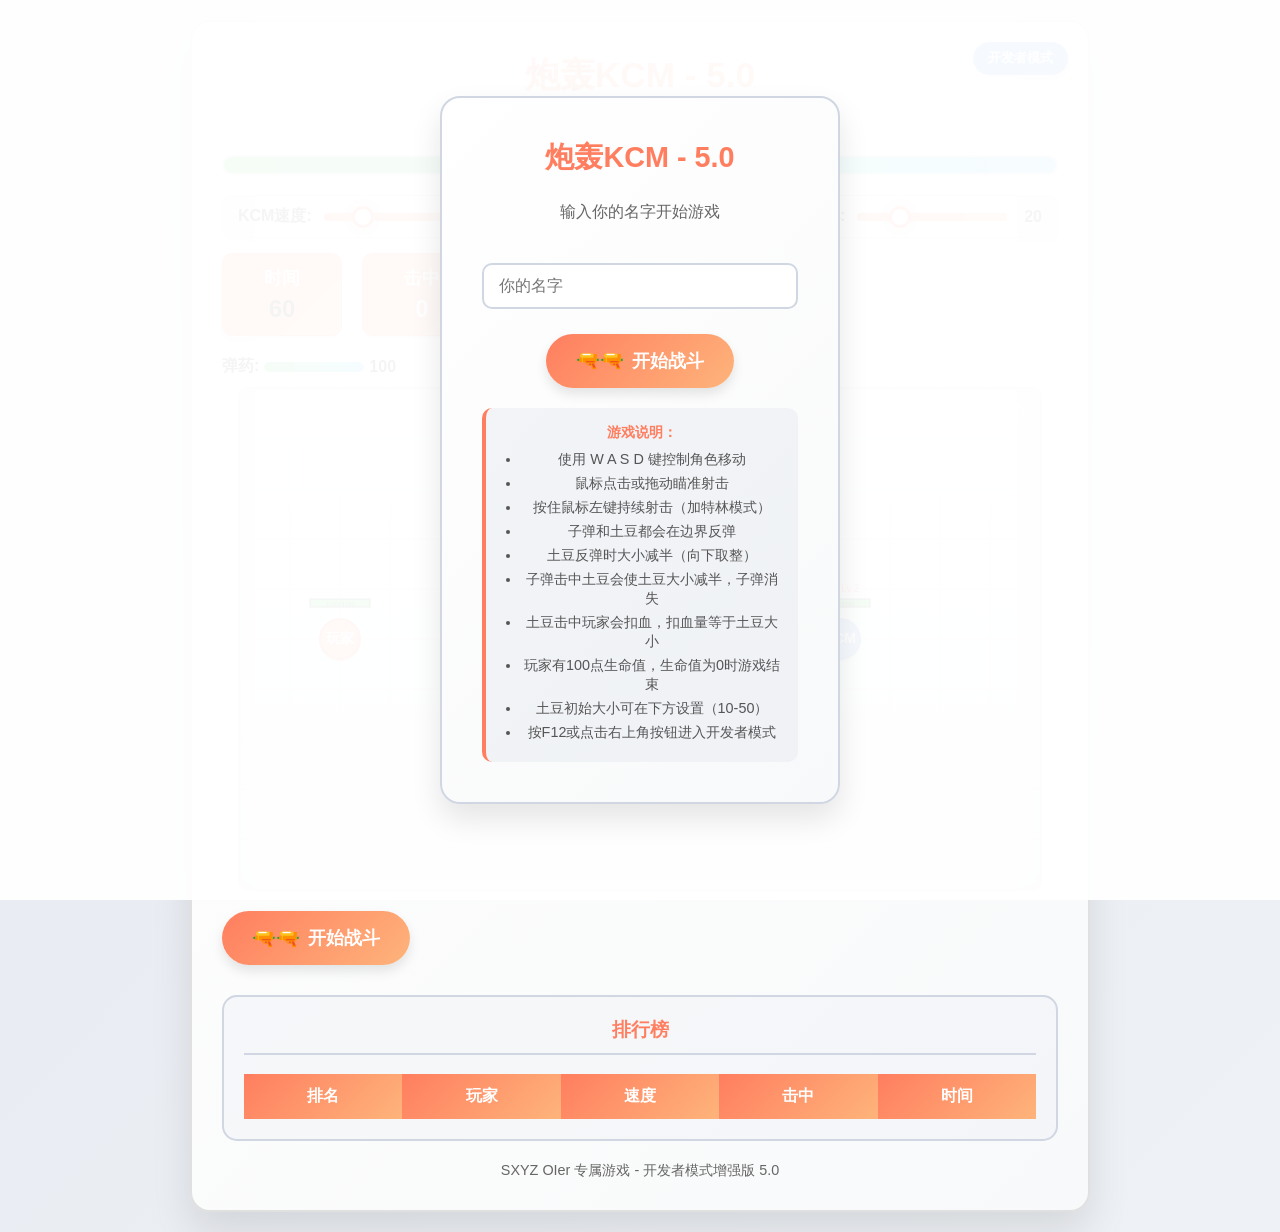
<file: KCM系列/KCM-挖土豆 5.0.html>
<!DOCTYPE html>
<html lang="zh-CN">
<head>
    <meta charset="UTF-8">
    <meta name="viewport" content="width=device-width, initial-scale=1.0">
    <title>炮轰KCM - 5.0 开发者模式</title>
    <style>
        * {
            box-sizing: border-box;
        }
        
        body { 
            font-family: 'Arial', 'Microsoft YaHei', sans-serif; 
            margin: 0; 
            padding: 20px; 
            background: linear-gradient(135deg, #e6e9f0 0%, #eef1f5 100%);
            min-height: 100vh;
            display: flex;
            justify-content: center;
            align-items: center;
        }
        
        #game-container { 
            position: relative;
            width: 100%;
            max-width: 900px; 
            margin: 0 auto; 
            background: linear-gradient(135deg, #ffffff 0%, #f8f9fa 100%); 
            padding: 30px; 
            border-radius: 20px; 
            overflow: hidden;
            box-shadow: 0 20px 40px rgba(0,0,0,0.1);
            border: 2px solid #e0e0e0;
        }
        
        .game-header {
            text-align: center;
            margin-bottom: 25px;
            position: relative;
        }
        
        .game-header h2 {
            font-size: 2.2rem;
            color: #333;
            margin: 0 0 10px 0;
            background: linear-gradient(90deg, #ff7e5f, #feb47b);
            -webkit-background-clip: text;
            background-clip: text;
            color: transparent;
            text-shadow: 0 2px 4px rgba(0,0,0,0.1);
        }
        
        .game-subtitle {
            color: #666;
            font-size: 1rem;
            margin-bottom: 5px;
        }
        
        canvas { 
            background: linear-gradient(to bottom, #f5f7fa, #e4e8f0); 
            border: 2px solid #d0d7e2; 
            display: block; 
            margin: 0 auto; 
            border-radius: 10px;
            box-shadow: inset 0 0 20px rgba(0,0,0,0.05);
        }
        
        .controls { 
            margin: 20px 0; 
            display: flex; 
            justify-content: space-between; 
            align-items: center;
            flex-wrap: wrap;
            gap: 15px;
        }
        
        .control-group {
            display: flex;
            align-items: center;
            gap: 10px;
            background: rgba(232, 235, 242, 0.7);
            padding: 10px 15px;
            border-radius: 10px;
            box-shadow: 0 4px 6px rgba(0,0,0,0.05);
            border: 1px solid #d0d7e2;
        }
        
        .control-group span {
            font-weight: bold;
            color: #444;
        }
        
        .speed-slider-container {
            display: flex;
            align-items: center;
            gap: 15px;
        }
        
        input[type="range"] {
            width: 150px;
            -webkit-appearance: none;
            height: 8px;
            border-radius: 4px;
            background: linear-gradient(to right, #ff7e5f, #feb47b);
            outline: none;
        }
        
        input[type="range"]::-webkit-slider-thumb {
            -webkit-appearance: none;
            width: 22px;
            height: 22px;
            border-radius: 50%;
            background: #fff;
            border: 3px solid #ff7e5f;
            cursor: pointer;
            box-shadow: 0 0 10px rgba(255, 126, 95, 0.5);
        }
        
        .game-stats {
            display: flex;
            gap: 20px;
        }
        
        .stat-box {
            background: linear-gradient(135deg, #ff7e5f, #feb47b);
            color: white;
            padding: 12px 20px;
            border-radius: 10px;
            font-weight: bold;
            font-size: 1.1rem;
            min-width: 120px;
            text-align: center;
            box-shadow: 0 4px 8px rgba(0,0,0,0.1);
            border: 1px solid #ff7e5f;
        }
        
        .stat-box .stat-value {
            font-size: 1.5rem;
            margin-top: 5px;
        }
        
        .health-box {
            background: linear-gradient(135deg, #ff6b6b, #ff8e8e);
            color: white;
            padding: 12px 20px;
            border-radius: 10px;
            font-weight: bold;
            font-size: 1.1rem;
            min-width: 120px;
            text-align: center;
            box-shadow: 0 4px 8px rgba(0,0,0,0.1);
            border: 1px solid #ff6b6b;
        }
        
        .health-box .stat-value {
            font-size: 1.5rem;
            margin-top: 5px;
        }
        
        .weapon-info {
            display: flex;
            align-items: center;
            gap: 10px;
            color: #ff7e5f;
            font-weight: bold;
        }
        
        .weapon-icon {
            font-size: 1.5rem;
        }
        
        #leaderboard { 
            margin-top: 30px; 
            border: 2px solid #d0d7e2; 
            border-radius: 15px;
            padding: 20px; 
            max-height: 300px; 
            overflow-y: auto;
            background: rgba(232, 235, 242, 0.3);
        }
        
        #leaderboard h3 {
            text-align: center;
            margin-top: 0;
            color: #ff7e5f;
            padding-bottom: 10px;
            border-bottom: 2px solid #d0d7e2;
        }
        
        table {
            width: 100%;
            border-collapse: collapse;
        }
        
        th {
            background: linear-gradient(135deg, #ff7e5f, #feb47b);
            color: white;
            padding: 12px 8px;
            text-align: center;
        }
        
        tr:nth-child(even) {
            background-color: rgba(255, 255, 255, 0.3);
        }
        
        tr:hover {
            background-color: rgba(255, 126, 95, 0.1);
        }
        
        td {
            padding: 10px 8px;
            text-align: center;
            border-bottom: 1px solid rgba(0, 0, 0, 0.1);
            color: #333;
        }
        
        #KCM-speech {
            position: absolute;
            background: rgba(255, 255, 255, 0.95);
            color: #ff7e5f;
            padding: 8px 15px;
            border-radius: 15px;
            display: none;
            max-width: 200px;
            word-wrap: break-word;
            text-align: center;
            z-index: 100;
            box-shadow: 0 4px 10px rgba(0,0,0,0.1);
            border: 2px solid #ff7e5f;
            font-weight: bold;
            animation: speechBubble 0.3s ease-out;
        }
        
        @keyframes speechBubble {
            0% { transform: scale(0.5); opacity: 0; }
            100% { transform: scale(1); opacity: 1; }
        }
        
        #start-btn, #game-control-btn {
            background: linear-gradient(135deg, #ff7e5f, #feb47b);
            color: white;
            border: none;
            padding: 15px 30px;
            font-size: 1.1rem;
            font-weight: bold;
            border-radius: 50px;
            cursor: pointer;
            transition: all 0.3s;
            box-shadow: 0 6px 12px rgba(0,0,0,0.1);
            position: relative;
            overflow: hidden;
            display: inline-flex;
            align-items: center;
            justify-content: center;
            gap: 8px;
        }
        
        #start-btn:hover, #game-control-btn:hover {
            transform: translateY(-3px);
            box-shadow: 0 10px 20px rgba(0,0,0,0.15);
        }
        
        #start-btn:active, #game-control-btn:active {
            transform: translateY(0);
        }
        
        #start-btn::after, #game-control-btn::after {
            content: "";
            position: absolute;
            top: 0;
            left: -100%;
            width: 100%;
            height: 100%;
            background: linear-gradient(90deg, transparent, rgba(255,255,255,0.3), transparent);
            transition: 0.5s;
        }
        
        #start-btn:hover::after, #game-control-btn:hover::after {
            left: 100%;
        }
        
        .btn-icon {
            font-size: 1.2rem;
        }
        
        #name-modal { 
            position: fixed; 
            top: 0; 
            left: 0;
            width: 100%; 
            height: 100%; 
            background: rgba(255, 255, 255, 0.95); 
            display: flex; 
            justify-content: center; 
            align-items: center; 
            z-index: 1000;
            animation: fadeIn 0.3s ease-out;
        }
        
        @keyframes fadeIn {
            from { opacity: 0; }
            to { opacity: 1; }
        }
        
        .modal-content {
            background: linear-gradient(135deg, #ffffff 0%, #f8f9fa 100%); 
            padding: 40px; 
            text-align: center; 
            border-radius: 20px; 
            box-shadow: 0 15px 30px rgba(0,0,0,0.1);
            max-width: 400px;
            width: 90%;
            animation: modalAppear 0.4s ease-out;
            border: 2px solid #d0d7e2;
        }
        
        @keyframes modalAppear {
            0% { transform: scale(0.8); opacity: 0; }
            100% { transform: scale(1); opacity: 1; }
        }
        
        .modal-content h2 {
            margin-top: 0;
            color: #ff7e5f;
            font-size: 1.8rem;
        }
        
        .modal-content p {
            color: #666;
            margin-bottom: 25px;
        }
        
        #player-name {
            padding: 12px 15px; 
            font-size: 1rem; 
            margin: 15px 0 25px; 
            width: 100%;
            border: 2px solid #d0d7e2;
            border-radius: 10px;
            transition: border-color 0.3s;
            background: #fff;
            color: #333;
        }
        
        #player-name:focus {
            border-color: #ff7e5f;
            outline: none;
            box-shadow: 0 0 0 3px rgba(255, 126, 95, 0.2);
        }
        
        .game-instructions {
            background: rgba(232, 235, 242, 0.5);
            padding: 15px;
            border-radius: 10px;
            margin-top: 20px;
            font-size: 0.9rem;
            color: #555;
            border-left: 4px solid #ff7e5f;
        }
        
        .instructions-title {
            font-weight: bold;
            margin-bottom: 8px;
            color: #ff7e5f;
        }
        
        .instructions-list {
            margin: 0;
            padding-left: 20px;
        }
        
        .instructions-list li {
            margin-bottom: 5px;
        }
        
        .game-footer {
            text-align: center;
            margin-top: 20px;
            color: #666;
            font-size: 0.9rem;
        }
        
        /* 开发者模式样式 */
        #dev-mode-btn {
            position: absolute;
            top: 20px;
            right: 20px;
            background: linear-gradient(135deg, #5d9cec, #4a89dc);
            color: white;
            border: none;
            padding: 8px 15px;
            border-radius: 20px;
            cursor: pointer;
            font-size: 0.8rem;
            font-weight: bold;
            box-shadow: 0 3px 6px rgba(0,0,0,0.1);
            transition: all 0.3s;
        }
        
        #dev-mode-btn:hover {
            transform: translateY(-2px);
            box-shadow: 0 5px 10px rgba(0,0,0,0.15);
        }
        
        #dev-panel {
            position: fixed;
            top: 0;
            left: 0;
            width: 100%;
            height: 100%;
            background: rgba(0,0,0,0.8);
            display: none;
            justify-content: center;
            align-items: center;
            z-index: 2000;
        }
        
        .dev-content {
            background: linear-gradient(135deg, #ffffff 0%, #f8f9fa 100%);
            padding: 30px;
            border-radius: 15px;
            width: 90%;
            max-width: 500px;
            max-height: 80vh;
            overflow-y: auto;
            box-shadow: 0 15px 30px rgba(0,0,0,0.3);
        }
        
        .dev-content h3 {
            margin-top: 0;
            color: #5d9cec;
            text-align: center;
            border-bottom: 2px solid #e0e0e0;
            padding-bottom: 10px;
        }
        
        .dev-controls {
            display: grid;
            grid-template-columns: 1fr 1fr;
            gap: 15px;
            margin-top: 20px;
        }
        
        .dev-control-group {
            display: flex;
            flex-direction: column;
            gap: 5px;
        }
        
        .dev-control-group label {
            font-weight: bold;
            color: #444;
            font-size: 0.9rem;
        }
        
        .dev-control-group input {
            padding: 8px;
            border: 1px solid #d0d7e2;
            border-radius: 5px;
            font-size: 0.9rem;
        }
        
        .dev-buttons {
            display: flex;
            justify-content: space-between;
            margin-top: 20px;
            grid-column: 1 / -1;
        }
        
        .dev-btn {
            padding: 10px 20px;
            border: none;
            border-radius: 5px;
            font-weight: bold;
            cursor: pointer;
            transition: all 0.3s;
        }
        
        #dev-apply {
            background: linear-gradient(135deg, #4cd964, #5ac8fa);
            color: white;
        }
        
        #dev-close {
            background: linear-gradient(135deg, #ff6b6b, #ff8e8e);
            color: white;
        }
        
        #dev-reset {
            background: linear-gradient(135deg, #ffcc00, #ff7e5f);
            color: white;
        }
        
        #dev-password-modal {
            position: fixed;
            top: 0;
            left: 0;
            width: 100%;
            height: 100%;
            background: rgba(0,0,0,0.8);
            display: none;
            justify-content: center;
            align-items: center;
            z-index: 2001;
        }
        
        .password-content {
            background: linear-gradient(135deg, #ffffff 0%, #f8f9fa 100%);
            padding: 30px;
            border-radius: 15px;
            width: 90%;
            max-width: 400px;
            text-align: center;
        }
        
        .password-content h3 {
            margin-top: 0;
            color: #5d9cec;
        }
        
        #dev-password {
            width: 100%;
            padding: 10px;
            margin: 15px 0;
            border: 1px solid #d0d7e2;
            border-radius: 5px;
            font-size: 1rem;
        }
        
        #dev-password-submit {
            background: linear-gradient(135deg, #4cd964, #5ac8fa);
            color: white;
            border: none;
            padding: 10px 20px;
            border-radius: 5px;
            font-weight: bold;
            cursor: pointer;
            margin-right: 10px;
        }
        
        #dev-password-cancel {
            background: linear-gradient(135deg, #ff6b6b, #ff8e8e);
            color: white;
            border: none;
            padding: 10px 20px;
            border-radius: 5px;
            font-weight: bold;
            cursor: pointer;
        }
        
        /* 弹药条 */
        .ammo-bar {
            width: 100px;
            height: 10px;
            background: rgba(0,0,0,0.1);
            border-radius: 5px;
            overflow: hidden;
        }
        
        .ammo-fill {
            height: 100%;
            background: linear-gradient(to right, #4cd964, #5ac8fa);
            border-radius: 5px;
            transition: width 0.3s;
        }
        
        .ammo-indicator {
            display: flex;
            align-items: center;
            gap: 5px;
            color: #333;
            font-weight: bold;
            margin-bottom: 10px;
        }
        
        /* 土豆大小设置 */
        .potato-size-control {
            display: flex;
            align-items: center;
            gap: 10px;
            background: rgba(232, 235, 242, 0.7);
            padding: 10px 15px;
            border-radius: 10px;
            box-shadow: 0 4px 6px rgba(0,0,0,0.05);
            border: 1px solid #d0d7e2;
        }
        
        .potato-size-control span {
            font-weight: bold;
            color: #444;
        }
        
        /* 排名徽章 */
        .rank-1 { background: linear-gradient(135deg, #ffd700, #ffaa00) !important; }
        .rank-2 { background: linear-gradient(135deg, #c0c0c0, #a0a0a0) !important; }
        .rank-3 { background: linear-gradient(135deg, #cd7f32, #a0522d) !important; }
        
        .rank-badge {
            display: inline-block;
            width: 24px;
            height: 24px;
            border-radius: 50%;
            color: white;
            font-weight: bold;
            line-height: 24px;
            text-align: center;
            font-size: 0.8rem;
        }
        
        /* 生命条 */
        .health-bar-container {
            width: 100%;
            height: 20px;
            background: rgba(0, 0, 0, 0.1);
            border-radius: 10px;
            margin: 10px 0;
            overflow: hidden;
            border: 2px solid #d0d7e2;
        }
        
        .health-bar {
            height: 100%;
            background: linear-gradient(to right, #ff6b6b, #ff8e8e);
            border-radius: 8px;
            transition: width 0.3s;
            position: relative;
        }
        
        .health-text {
            position: absolute;
            width: 100%;
            text-align: center;
            line-height: 20px;
            color: white;
            font-weight: bold;
            text-shadow: 1px 1px 2px rgba(0,0,0,0.3);
        }
        
        /* 响应式设计 */
        @media (max-width: 768px) {
            body {
                padding: 10px;
            }
            
            #game-container {
                padding: 20px;
            }
            
            canvas {
                width: 100%;
                height: auto;
            }
            
            .controls {
                flex-direction: column;
                align-items: stretch;
            }
            
            .game-stats {
                justify-content: center;
            }
            
            .stat-box, .health-box {
                min-width: 100px;
                padding: 10px 15px;
            }
            
            .dev-controls {
                grid-template-columns: 1fr;
            }
        }
    </style>
</head>
<body>
    <!-- 开发者模式密码验证 -->
    <div id="dev-password-modal">
        <div class="password-content">
            <h3>开发者模式密码验证</h3>
            <p>请输入开发者密码以进入开发者模式</p>
            <input type="password" id="dev-password" placeholder="输入密码">
            <div>
                <button id="dev-password-submit">确认</button>
                <button id="dev-password-cancel">取消</button>
            </div>
        </div>
    </div>

    <!-- 开发者面板 -->
    <div id="dev-panel">
        <div class="dev-content">
            <h3>开发者模式 - 炮轰KCM 5.0</h3>
            <div class="dev-controls">
                <div class="dev-control-group">
                    <label for="dev-kcm-speed">KCM速度 (1-10)</label>
                    <input type="number" id="dev-kcm-speed" min="1" max="10" value="3">
                </div>
                <div class="dev-control-group">
                    <label for="dev-potato-size">土豆大小 (10-50)</label>
                    <input type="number" id="dev-potato-size" min="10" max="50" value="20">
                </div>
                <div class="dev-control-group">
                    <label for="dev-player-speed">玩家速度 (1-15)</label>
                    <input type="number" id="dev-player-speed" min="1" max="15" value="8">
                </div>
                <div class="dev-control-group">
                    <label for="dev-player-health">玩家生命值 (1-500)</label>
                    <input type="number" id="dev-player-health" min="1" max="500" value="100">
                </div>
                <div class="dev-control-group">
                    <label for="dev-kcm-health">KCM生命值 (1-500)</label>
                    <input type="number" id="dev-kcm-health" min="1" max="500" value="100">
                </div>
                <div class="dev-control-group">
                    <label for="dev-game-time">游戏时间 (10-300秒)</label>
                    <input type="number" id="dev-game-time" min="10" max="300" value="60">
                </div>
                <div class="dev-control-group">
                    <label for="dev-bullet-speed">子弹速度 (5-30)</label>
                    <input type="number" id="dev-bullet-speed" min="5" max="30" value="15">
                </div>
                <div class="dev-control-group">
                    <label for="dev-potato-speed">土豆速度 (1-10)</label>
                    <input type="number" id="dev-potato-speed" min="1" max="10" value="3">
                </div>
                <div class="dev-control-group">
                    <label for="dev-ammo-regen">弹药恢复速度 (0.1-2.0)</label>
                    <input type="number" id="dev-ammo-regen" min="0.1" max="2.0" step="0.1" value="0.5">
                </div>
                <div class="dev-control-group">
                    <label for="dev-dodge-level">KCM躲避等级 (1-5)</label>
                    <input type="number" id="dev-dodge-level" min="1" max="5" value="2">
                </div>
                <div class="dev-control-group">
                    <label for="dev-invincible-time">无敌时间 (0-300帧)</label>
                    <input type="number" id="dev-invincible-time" min="0" max="300" value="60">
                </div>
                <div class="dev-control-group">
                    <label for="dev-bullet-cooldown">子弹冷却 (10-500毫秒)</label>
                    <input type="number" id="dev-bullet-cooldown" min="10" max="500" value="50">
                </div>
                <div class="dev-buttons">
                    <button id="dev-apply" class="dev-btn">应用设置</button>
                    <button id="dev-reset" class="dev-btn">重置默认</button>
                    <button id="dev-close" class="dev-btn">关闭面板</button>
                </div>
            </div>
        </div>
    </div>

    <!-- 开始游戏模态框 -->
    <div id="name-modal" style="display: flex;">
        <div class="modal-content">
            <h2>炮轰KCM - 5.0</h2>
            <p>输入你的名字开始游戏</p>
            <input type="text" id="player-name" placeholder="你的名字" maxlength="10">
            <button id="start-btn">
                <span class="btn-icon">🔫🔫</span> 开始战斗
            </button>
            <div class="game-instructions">
                <div class="instructions-title">游戏说明：</div>
                <ul class="instructions-list">
                    <li>使用 W A S D 键控制角色移动</li>
                    <li>鼠标点击或拖动瞄准射击</li>
                    <li>按住鼠标左键持续射击（加特林模式）</li>
                    <li>子弹和土豆都会在边界反弹</li>
                    <li>土豆反弹时大小减半（向下取整）</li>
                    <li>子弹击中土豆会使土豆大小减半，子弹消失</li>
                    <li>土豆击中玩家会扣血，扣血量等于土豆大小</li>
                    <li>玩家有100点生命值，生命值为0时游戏结束</li>
                    <li>土豆初始大小可在下方设置（10-50）</li>
                    <li>按F12或点击右上角按钮进入开发者模式</li>
                </ul>
            </div>
        </div>
    </div>

    <div id="game-container">
        <button id="dev-mode-btn">开发者模式</button>
        
        <div class="game-header">
            <h2>炮轰KCM - 5.0</h2>
            <div class="game-subtitle">开发者模式增强版 - 挖土豆5.0</div>
        </div>
        
        <!-- 玩家生命条 -->
        <div class="health-bar-container">
            <div id="player-health-bar" class="health-bar" style="width: 100%">
                <div class="health-text" id="player-health-text">100 / 100</div>
            </div>
        </div>
        
        <div class="controls">
            <div class="control-group">
                <span>KCM速度: </span>
                <div class="speed-slider-container">
                    <input type="range" id="speed-slider" min="1" max="10" value="3">
                    <span id="speed-value">3x</span>
                </div>
            </div>
            
            <div class="potato-size-control">
                <span>土豆大小: </span>
                <div class="speed-slider-container">
                    <input type="range" id="potato-size-slider" min="10" max="50" value="20">
                    <span id="potato-size-value">20</span>
                </div>
            </div>
            
            <div class="game-stats">
                <div class="stat-box">
                    <div>时间</div>
                    <div id="timer" class="stat-value">60</div>
                </div>
                <div class="stat-box">
                    <div>击中</div>
                    <div id="score" class="stat-value">0</div>
                </div>
                <div class="health-box">
                    <div>生命</div>
                    <div id="player-health" class="stat-value">100</div>
                </div>
            </div>
        </div>
        
        <div class="ammo-indicator" style="margin-bottom: 10px;">
            <span>弹药: </span>
            <div class="ammo-bar">
                <div id="ammo-fill" class="ammo-fill" style="width: 100%"></div>
            </div>
            <span id="ammo">100</span>
        </div>
        
        <canvas id="game-canvas" width="800" height="500"></canvas>
        
        <div class="controls">
            <button id="game-control-btn">
                <span class="btn-icon">🔫🔫</span> 开始战斗
            </button>
        </div>
        
        <div id="leaderboard">
            <h3>排行榜</h3>
            <table>
                <thead>
                    <tr>
                        <th>排名</th>
                        <th>玩家</th>
                        <th>速度</th>
                        <th>击中</th>
                        <th>时间</th>
                    </tr>
                </thead>
                <tbody id="score-table"></tbody>
            </table>
        </div>
        
        <div id="KCM-speech"></div>
        
        <div class="game-footer">
            SXYZ OIer 专属游戏 - 开发者模式增强版 5.0
        </div>
    </div>

    <script>
        // 游戏对象
        const canvas = document.getElementById('game-canvas');
        const ctx = canvas.getContext('2d');
        const hitPhrases = ["打不中！", "我闪！", "就这？", "太慢了！", "土豆攻击！"];
        const idlePhrases = ["我先打东方了", "好无聊...", "反弹！", "挖土豆去~"];
        const dodgePhrases = ["预判！", "我躲！", "打不到~", "太简单了"];
        const bouncePhrases = ["反弹！", "弹弹弹！", "物理法则！", "弹性碰撞！"];
        
        // 游戏元素
        const player = { 
            x: 100, 
            y: 250, 
            radius: 20, 
            color: '#ff7e5f',
            shadowColor: '#feb47b',
            isShooting: false,
            lastShot: 0,
            shotCooldown: 50, // 毫秒
            ammo: 100,
            maxAmmo: 100,
            ammoRegenRate: 0.5, // 每帧恢复的弹药
            health: 100,
            maxHealth: 100,
            speed: 8, // 玩家移动速度
            invincible: false, // 无敌状态
            invincibleTimer: 0 // 无敌时间
        };
        
        const KCM = { 
            x: 600, 
            y: 250, 
            radius: 20, 
            color: '#5d9cec',
            shadowColor: '#4a89dc',
            health: 100,
            maxHealth: 100,
            dodgeCooldown: 0,
            lastDodgeTime: 0,
            dodgeCooldownTime: 1000, // 毫秒
            lastPotatoShot: 0,
            potatoShotCooldown: 1500, // 毫秒
            dodgeLevel: 2, // 躲避等级 1-3
            movePattern: 0, // 移动模式
            movePatternTimer: 0
        };
        
        // 游戏状态
        let gameInterval, timerInterval;
        let KCMSpeed = 3, timeLeft = 60, score = 0;
        let playerName = "玩家";
        let leaderboard = JSON.parse(localStorage.getItem('leaderboard')) || [];
        let isPlaying = false;
        let particles = [];
        let bullets = [];
        let potatoes = []; // KCM发射的土豆
        let crosshair = { x: 0, y: 0, visible: false };
        let mouseX = 0, mouseY = 0;
        let isMouseDown = false;
        let lastMouseClick = 0;
        let clickCooldown = 100; // 毫秒
        let dodgeIndicator = { x: 0, y: 0, visible: false, timer: 0 };
        let damageNumbers = []; // 伤害数字
        let bounceEffects = []; // 反弹特效
        let potatoSize = 20; // 土豆初始大小，可自定义
        
        // 开发者模式设置
        const devSettings = {
            kcmSpeed: 3,
            potatoSize: 20,
            playerSpeed: 8,
            playerHealth: 100,
            kcmHealth: 100,
            gameTime: 60,
            bulletSpeed: 15,
            potatoSpeed: 3,
            ammoRegen: 0.5,
            dodgeLevel: 2,
            invincibleTime: 60,
            bulletCooldown: 50
        };
        
        // 开发者密码
        const DEV_PASSWORD = "5D5F-V6C7-SD54-D568-FDS5-DFDF";
        
        // 修复BUG 2: 存储玩家移动键状态
        let playerKeys = {
            up: false,
            down: false,
            left: false,
            right: false
        };

        // 初始化游戏
        function initGame() {
            clearIntervals();
            resetPositions();
            updateDisplay();
            drawGame();
            
            document.getElementById('speed-slider').disabled = false;
            document.getElementById('speed-slider').value = KCMSpeed;
            document.getElementById('speed-value').textContent = KCMSpeed + 'x';
            
            // 修复BUG 4: 初始化土豆大小滑块
            document.getElementById('potato-size-slider').disabled = false;
            document.getElementById('potato-size-slider').value = potatoSize;
            document.getElementById('potato-size-value').textContent = potatoSize;
            
            document.getElementById('game-control-btn').innerHTML = '<span class="btn-icon">🔫🔫</span> 开始战斗';
            isPlaying = false;
            
            // 隐藏十字准星
            crosshair.visible = false;
            dodgeIndicator.visible = false;
            
            // 重置伤害数字
            damageNumbers = [];
            bounceEffects = [];
            
            // 修复BUG 2: 重置玩家移动键状态
            playerKeys = {
                up: false,
                down: false,
                left: false,
                right: false
            };
            
            // 确保弹药显示正确
            updateAmmoDisplay();
        }

        function startGame() {
            playerName = document.getElementById('player-name').value || "玩家";
            
            // 如果玩家名称为空，使用默认名称
            if(!playerName.trim()) {
                playerName = "玩家";
            }
            
            // 隐藏模态框
            document.getElementById('name-modal').style.display = 'none';
            
            document.getElementById('speed-slider').disabled = true;
            document.getElementById('potato-size-slider').disabled = true;
            document.getElementById('game-control-btn').innerHTML = '<span class="btn-icon">⏹⏹⏹️</span> 停止战斗';
            isPlaying = true;
            
            // 根据速度设置KCM的躲避等级
            KCM.dodgeLevel = Math.min(3, Math.max(1, Math.floor(KCMSpeed / 3)));
            
            // 显示十字准星
            crosshair.visible = true;
            
            // 重置鼠标状态
            isMouseDown = false;
            lastMouseClick = 0;
            
            // 修复BUG 2: 重置玩家移动键状态
            playerKeys = {
                up: false,
                down: false,
                left: false,
                right: false
            };
            
            // 开始游戏循环
            gameInterval = setInterval(gameLoop, 16);
            timerInterval = setInterval(() => {
                timeLeft--;
                updateDisplay();
                if(timeLeft <= 0) endGame();
            }, 1000);
            
            // 添加开始游戏粒子效果
            createParticleEffect(canvas.width/2, canvas.height/2, 20, '#ff7e5f');
        }

        function gameLoop() {
            handleControls();
            updateBullets();
            updatePotatoes();
            KCMAI();
            updateParticles();
            updateDamageNumbers();
            updateBounceEffects();
            regenAmmo();
            updateDodgeIndicator();
            updatePlayerInvincible();
            drawGame();
        }

        function updateBullets() {
            // 更新子弹位置
            for(let i = bullets.length - 1; i >= 0; i--) {
                const bullet = bullets[i];
                bullet.x += bullet.vx;
                bullet.y += bullet.vy;
                bullet.life--;
                
                // 检查子弹边界反弹
                checkBoundaryBounce(bullet, true);
                
                // 检查子弹是否出界
                if(bullet.life <= 0) {
                    bullets.splice(i, 1);
                    continue;
                }
                
                // 检查子弹是否击中KCM
                if(checkBulletCollision(bullet, KCM)) {
                    // 根据KCM的躲避等级决定是否真的击中
                    const dodgeChance = KCM.dodgeLevel * 0.2; // 20%, 40%, 60%躲避几率
                    if(Math.random() > dodgeChance) {
                        // 真正击中KCM
                        score++;
                        KCM.health -= 10;
                        updateDisplay();
                        
                        // 创建击中效果
                        createHitEffect(bullet.x, bullet.y);
                        createParticleEffect(bullet.x, bullet.y, 10, '#ff7e5f');
                        
                        // 显示伤害数字
                        createDamageNumber(bullet.x, bullet.y, 10, '#ff7e5f');
                        
                        // 显示KCM说话
                        if(Math.random() < 0.3) {
                            showSpeech(hitPhrases);
                        }
                        
                        // 如果KCM生命值耗尽，重置位置和生命值
                        if(KCM.health <= 0) {
                            KCM.x = Math.random() * (canvas.width - 100) + 50;
                            KCM.y = Math.random() * (canvas.height - 100) + 50;
                            KCM.health = KCM.maxHealth;
                        }
                    } else {
                        // KCM成功躲避
                        createDodgeEffect(bullet.x, bullet.y);
                        if(Math.random() < 0.3) {
                            showSpeech(dodgePhrases);
                        }
                    }
                    
                    bullets.splice(i, 1);
                    continue;
                }
                
                // 检查子弹是否击中土豆
                for(let j = potatoes.length - 1; j >= 0; j--) {
                    const potato = potatoes[j];
                    if(checkBulletPotatoCollision(bullet, potato)) {
                        // 子弹击中土豆
                        potato.size = Math.floor(potato.size / 2); // 土豆大小减半（向下取整）
                        
                        // 创建击中效果
                        createHitEffect(bullet.x, bullet.y);
                        createParticleEffect(bullet.x, bullet.y, 5, '#8B4513');
                        
                        // 显示反弹特效
                        createBounceEffect(bullet.x, bullet.y);
                        
                        // 如果土豆太小，移除
                        if(potato.size < 2) {
                            potatoes.splice(j, 1);
                        }
                        
                        // 子弹消失
                        bullets.splice(i, 1);
                        break;
                    }
                }
            }
            
            // 如果鼠标按下且弹药足够，自动射击
            if(isMouseDown && isPlaying && player.ammo > 0) {
                const now = Date.now();
                if(now - player.lastShot > player.shotCooldown) {
                    shootBullet();
                    player.lastShot = now;
                }
            }
        }

        function updatePotatoes() {
            // 更新土豆位置
            for(let i = potatoes.length - 1; i >= 0; i--) {
                const potato = potatoes[i];
                potato.x += potato.vx;
                potato.y += potato.vy;
                potato.life--;
                
                // 检查土豆边界反弹
                checkBoundaryBounce(potato, false);
                
                // 检查土豆是否出界
                if(potato.life <= 0) {
                    potatoes.splice(i, 1);
                    continue;
                }
                
                // 检查土豆是否击中玩家
                if(checkPotatoCollision(potato, player) && !player.invincible) {
                    // 土豆击中玩家，扣除生命值
                    const damage = potato.size;
                    player.health -= damage;
                    updatePlayerHealth();
                    
                    // 创建土豆击中效果
                    createPotatoHitEffect(potato.x, potato.y);
                    
                    // 显示伤害数字
                    createDamageNumber(potato.x, potato.y, damage, '#ff6b6b');
                    
                    // 玩家进入无敌状态
                    player.invincible = true;
                    player.invincibleTimer = devSettings.invincibleTime; // 使用开发者设置的无敌时间
                    
                    // 如果玩家生命值耗尽，游戏结束
                    if(player.health <= 0) {
                        player.health = 0;
                        endGame();
                    }
                    
                    potatoes.splice(i, 1);
                }
            }
        }

        function checkBoundaryBounce(obj, isBullet) {
            const bounceDamping = isBullet ? 0.9 : 0.8; // 子弹反弹阻尼0.9，土豆0.8
            const objRadius = isBullet ? 3 : (obj.size || 0);
            
            // 检查左右边界
            if(obj.x - objRadius < 0) {
                obj.x = objRadius;
                obj.vx = -obj.vx * bounceDamping;
                createBounceEffect(obj.x, obj.y);
                
                // 修复BUG 1: 土豆在左边框也会变小
                if(!isBullet) {
                    // 土豆反弹时大小减半（向下取整）
                    obj.size = Math.floor(obj.size / 2);
                    if(obj.size < 2) {
                        // 如果土豆太小，找到并移除
                        const index = isBullet ? bullets.findIndex(b => b === obj) : potatoes.findIndex(p => p === obj);
                        if(index !== -1) {
                            if(isBullet) {
                                bullets.splice(index, 1);
                            } else {
                                potatoes.splice(index, 1);
                            }
                        }
                    }
                }
                
                if(!isBullet && Math.random() < 0.3) {
                    showSpeech(bouncePhrases);
                }
            } else if(obj.x + objRadius > canvas.width) {
                obj.x = canvas.width - objRadius;
                obj.vx = -obj.vx * bounceDamping;
                createBounceEffect(obj.x, obj.y);
                
                // 修复BUG 1: 土豆在右边框也会变小
                if(!isBullet) {
                    // 土豆反弹时大小减半（向下取整）
                    obj.size = Math.floor(obj.size / 2);
                    if(obj.size < 2) {
                        // 如果土豆太小，找到并移除
                        const index = isBullet ? bullets.findIndex(b => b === obj) : potatoes.findIndex(p => p === obj);
                        if(index !== -1) {
                            if(isBullet) {
                                bullets.splice(index, 1);
                            } else {
                                potatoes.splice(index, 1);
                            }
                        }
                    }
                }
                
                if(!isBullet && Math.random() < 0.3) {
                    showSpeech(bouncePhrases);
                }
            }
            
            // 检查上下边界
            if(obj.y - objRadius < 0) {
                obj.y = objRadius;
                obj.vy = -obj.vy * bounceDamping;
                createBounceEffect(obj.x, obj.y);
                if(!isBullet) {
                    // 土豆反弹时大小减半（向下取整）
                    obj.size = Math.floor(obj.size / 2);
                    if(obj.size < 2) {
                        // 如果土豆太小，找到并移除
                        const index = isBullet ? bullets.findIndex(b => b === obj) : potatoes.findIndex(p => p === obj);
                        if(index !== -1) {
                            if(isBullet) {
                                bullets.splice(index, 1);
                            } else {
                                potatoes.splice(index, 1);
                            }
                        }
                    }
                }
                if(!isBullet && Math.random() < 0.3) {
                    showSpeech(bouncePhrases);
                }
            } else if(obj.y + objRadius > canvas.height) {
                obj.y = canvas.height - objRadius;
                obj.vy = -obj.vy * bounceDamping;
                createBounceEffect(obj.x, obj.y);
                if(!isBullet) {
                    // 土豆反弹时大小减半（向下取整）
                    obj.size = Math.floor(obj.size / 2);
                    if(obj.size < 2) {
                        // 如果土豆太小，找到并移除
                        const index = isBullet ? bullets.findIndex(b => b === obj) : potatoes.findIndex(p => p === obj);
                        if(index !== -1) {
                            if(isBullet) {
                                bullets.splice(index, 1);
                            } else {
                                potatoes.splice(index, 1);
                            }
                        }
                    }
                }
                if(!isBullet && Math.random() < 0.3) {
                    showSpeech(bouncePhrases);
                }
            }
        }

        function updatePlayerInvincible() {
            if(player.invincible) {
                player.invincibleTimer--;
                if(player.invincibleTimer <= 0) {
                    player.invincible = false;
                }
            }
        }

        function updateDamageNumbers() {
            for(let i = damageNumbers.length - 1; i >= 0; i--) {
                const damageNum = damageNumbers[i];
                damageNum.y -= 0.5;
                damageNum.life--;
                
                if(damageNum.life <= 0) {
                    damageNumbers.splice(i, 1);
                }
            }
        }
        
        function updateBounceEffects() {
            for(let i = bounceEffects.length - 1; i >= 0; i--) {
                const effect = bounceEffects[i];
                effect.life--;
                
                if(effect.life <= 0) {
                    bounceEffects.splice(i, 1);
                }
            }
        }

        function shootBullet() {
            if(player.ammo <= 0) return;
            
            // 消耗弹药
            player.ammo--;
            updateAmmoDisplay();
            
            // 计算射击方向
            const dx = mouseX - player.x;
            const dy = mouseY - player.y;
            const distance = Math.sqrt(dx*dx + dy*dy);
            
            // 避免除零错误
            if(distance === 0) return;
            
            // 添加随机散布（模拟后坐力）
            const spread = 0.05;
            const angle = Math.atan2(dy, dx) + (Math.random() - 0.5) * spread;
            const speed = devSettings.bulletSpeed; // 使用开发者设置的子弹速度
            
            // 创建子弹
            bullets.push({
                x: player.x + Math.cos(angle) * player.radius,
                y: player.y + Math.sin(angle) * player.radius,
                vx: Math.cos(angle) * speed,
                vy: Math.sin(angle) * speed,
                life: 200, // 子弹存在时间
                color: '#ff7e5f',
                size: 3
            });
            
            // 创建枪口闪光
            createMuzzleFlash(player.x, player.y, angle);
            
            // 创建射击粒子效果
            createParticleEffect(
                player.x + Math.cos(angle) * player.radius, 
                player.y + Math.sin(angle) * player.radius, 
                3, 
                '#ff7e5f'
            );
        }

        function shootPotato() {
            const now = Date.now();
            if(now - KCM.lastPotatoShot < KCM.potatoShotCooldown) return;
            
            KCM.lastPotatoShot = now;
            
            // 计算土豆发射方向（朝向玩家）
            const dx = player.x - KCM.x;
            const dy = player.y - KCM.y;
            const distance = Math.sqrt(dx*dx + dy*dy);
            
            if(distance === 0) return;
            
            const angle = Math.atan2(dy, dx);
            const speed = devSettings.potatoSpeed + Math.random() * 2; // 使用开发者设置的土豆速度
            
            // 添加一些随机偏差
            const deviation = 0.3;
            const finalAngle = angle + (Math.random() - 0.5) * deviation;
            
            // 创建土豆（使用可自定义的初始大小）
            potatoes.push({
                x: KCM.x + Math.cos(finalAngle) * KCM.radius,
                y: KCM.y + Math.sin(finalAngle) * KCM.radius,
                vx: Math.cos(finalAngle) * speed,
                vy: Math.sin(finalAngle) * speed,
                life: 300, // 土豆存在时间
                rotation: 0,
                rotationSpeed: (Math.random() - 0.5) * 0.1,
                size: potatoSize, // 使用可自定义的初始大小
                initialSize: potatoSize
            });
            
            // 创建土豆发射效果
            createParticleEffect(
                KCM.x + Math.cos(finalAngle) * KCM.radius,
                KCM.y + Math.sin(finalAngle) * KCM.radius,
                5,
                '#8B4513'
            );
        }

        function createMuzzleFlash(x, y, angle) {
            const flashX = x + Math.cos(angle) * (player.radius + 5);
            const flashY = y + Math.sin(angle) * (player.radius + 5);
            
            // 创建枪口闪光效果
            for(let i = 0; i < 5; i++) {
                const flashAngle = angle + (Math.random() - 0.5) * 0.5;
                const flashDistance = 5 + Math.random() * 10;
                const flashSize = 3 + Math.random() * 4;
                
                particles.push({
                    x: flashX,
                    y: flashY,
                    vx: Math.cos(flashAngle) * 5,
                    vy: Math.sin(flashAngle) * 5,
                    color: '#ffcc00',
                    life: 0.5,
                    decay: 0.1,
                    radius: flashSize
                });
            }
        }

        function createHitEffect(x, y) {
            // 创建击中效果
            for(let i = 0; i < 8; i++) {
                const angle = Math.random() * Math.PI * 2;
                const speed = 2 + Math.random() * 3;
                const size = 2 + Math.random() * 3;
                
                particles.push({
                    x: x,
                    y: y,
                    vx: Math.cos(angle) * speed,
                    vy: Math.sin(angle) * speed,
                    color: '#ff7e5f',
                    life: 1.0,
                    decay: 0.05 + Math.random() * 0.05,
                    radius: size
                });
            }
        }

        function createDodgeEffect(x, y) {
            // 创建躲避效果
            for(let i = 0; i < 6; i++) {
                const angle = Math.random() * Math.PI * 2;
                const speed = 1 + Math.random() * 2;
                const size = 2 + Math.random() * 3;
                
                particles.push({
                    x: x,
                    y: y,
                    vx: Math.cos(angle) * speed,
                    vy: Math.sin(angle) * speed,
                    color: '#5d9cec',
                    life: 0.8,
                    decay: 0.05 + Math.random() * 0.05,
                    radius: size
                });
            }
        }

        function createPotatoHitEffect(x, y) {
            // 创建土豆击中玩家的效果
            for(let i = 0; i < 10; i++) {
                const angle = Math.random() * Math.PI * 2;
                const speed = 1 + Math.random() * 2;
                const size = 3 + Math.random() * 4;
                
                particles.push({
                    x: x,
                    y: y,
                    vx: Math.cos(angle) * speed,
                    vy: Math.sin(angle) * speed,
                    color: '#8B4513',
                    life: 1.0,
                    decay: 0.05 + Math.random() * 0.05,
                    radius: size
                });
            }
        }
        
        function createDamageNumber(x, y, value, color) {
            damageNumbers.push({
                x: x,
                y: y,
                value: value,
                color: color,
                life: 60
            });
        }
        
        function createBounceEffect(x, y) {
            bounceEffects.push({
                x: x,
                y: y,
                life: 18 // 0.3秒
            });
        }

        function checkBulletCollision(bullet, target) {
            const dx = bullet.x - target.x;
            const dy = bullet.y - target.y;
            return Math.sqrt(dx*dx + dy*dy) < target.radius + 3;
        }

        function checkBulletPotatoCollision(bullet, potato) {
            const dx = bullet.x - potato.x;
            const dy = bullet.y - potato.y;
            return Math.sqrt(dx*dx + dy*dy) < 3 + potato.size;
        }

        function checkPotatoCollision(potato, target) {
            const dx = potato.x - target.x;
            const dy = potato.y - target.y;
            return Math.sqrt(dx*dx + dy*dy) < target.radius + potato.size;
        }

        function KCMAI() {
            const now = Date.now();
            
            // 更新移动模式计时器
            KCM.movePatternTimer++;
            if(KCM.movePatternTimer > 100) {
                KCM.movePattern = Math.floor(Math.random() * 3);
                KCM.movePatternTimer = 0;
            }
            
            // 检查是否需要躲避子弹
            let shouldDodge = false;
            let dodgeX = 0, dodgeY = 0;
            
            // 检查最近的子弹
            for(const bullet of bullets) {
                const dx = bullet.x - KCM.x;
                const dy = bullet.y - KCM.y;
                const distance = Math.sqrt(dx*dx + dy*dy);
                const timeToHit = distance / Math.sqrt(bullet.vx*bullet.vx + bullet.vy*bullet.vy);
                
                // 如果子弹在2秒内会击中KCM，尝试躲避
                if(timeToHit < 2 && distance < 300) {
                    shouldDodge = true;
                    
                    // 计算子弹方向
                    const bulletAngle = Math.atan2(bullet.vy, bullet.vx);
                    
                    // 计算躲避方向（垂直于子弹方向）
                    const dodgeAngle = bulletAngle + (Math.random() > 0.5 ? Math.PI/2 : -Math.PI/2);
                    
                    dodgeX = Math.cos(dodgeAngle);
                    dodgeY = Math.sin(dodgeAngle);
                    
                    // 显示躲避指示器
                    dodgeIndicator.x = KCM.x + dodgeX * 30;
                    dodgeIndicator.y = KCM.y + dodgeY * 30;
                    dodgeIndicator.visible = true;
                    dodgeIndicator.timer = 10;
                    
                    break;
                }
            }
            
            // 执行躲避或正常移动
            if(shouldDodge && now - KCM.lastDodgeTime > KCM.dodgeCooldownTime) {
                // 躲避子弹
                KCM.x += dodgeX * KCMSpeed * 1.5;
                KCM.y += dodgeY * KCMSpeed * 1.5;
                KCM.lastDodgeTime = now;
                
                if(Math.random() < 0.1) {
                    showSpeech(dodgePhrases);
                }
            } else {
                // 正常移动模式
                switch(KCM.movePattern) {
                    case 0: // 随机漫步
                        KCM.x += (Math.random() - 0.5) * KCMSpeed;
                        KCM.y += (Math.random() - 0.5) * KCMSpeed;
                        break;
                    case 1: // 绕圈移动
                        const circleAngle = KCM.movePatternTimer * 0.1;
                        KCM.x += Math.cos(circleAngle) * KCMSpeed * 0.5;
                        KCM.y += Math.sin(circleAngle) * KCMSpeed * 0.5;
                        break;
                    case 2: // 接近玩家
                        const dx = player.x - KCM.x;
                        const dy = player.y - KCM.y;
                        const distance = Math.sqrt(dx*dx + dy*dy);
                        if(distance > 150) {
                            KCM.x += (dx/distance) * KCMSpeed * 0.7;
                            KCM.y += (dy/distance) * KCMSpeed * 0.7;
                        }
                        break;
                }
            }
            
            // 确保KCM在画布内
            KCM.x = Math.max(50, Math.min(canvas.width-50, KCM.x));
            KCM.y = Math.max(50, Math.min(canvas.height-50, KCM.y));
            
            // 偶尔说话
            if(Math.random() < 0.005) {
                showSpeech(idlePhrases);
            }
            
            // 发射土豆反击
            if(Math.random() < 0.02) { // 2%概率每帧发射土豆
                shootPotato();
            }
        }

        function updateDodgeIndicator() {
            if(dodgeIndicator.timer > 0) {
                dodgeIndicator.timer--;
            } else {
                dodgeIndicator.visible = false;
            }
        }

        function regenAmmo() {
            if(player.ammo < player.maxAmmo) {
                player.ammo = Math.min(player.maxAmmo, player.ammo + player.ammoRegenRate);
                updateAmmoDisplay();
            }
        }

        function showSpeech(phrases) {
            const bubble = document.getElementById('KCM-speech');
            bubble.textContent = phrases[Math.floor(Math.random()*phrases.length)];
            bubble.style.display = 'block';
            
            const bubbleWidth = bubble.offsetWidth;
            const maxLeft = canvas.width - bubbleWidth - 20;
            const bubbleX = Math.max(20, Math.min(maxLeft, KCM.x - bubbleWidth/2));
            
            bubble.style.left = (canvas.offsetLeft + bubbleX) + 'px';
            bubble.style.top = (canvas.offsetTop + KCM.y - 40) + 'px';
            
            setTimeout(() => {
                bubble.style.opacity = '0';
                setTimeout(() => {
                    bubble.style.display = 'none';
                    bubble.style.opacity = '1';
                }, 300);
            }, 2000);
        }

        function drawGame() {
            // 清除画布
            ctx.clearRect(0, 0, canvas.width, canvas.height);
            
            // 绘制浅色背景网格
            drawGrid();
            
            // 绘制粒子
            drawParticles();
            
            // 绘制子弹
            drawBullets();
            
            // 绘制土豆
            drawPotatoes();
            
            // 绘制玩家
            drawCharacter(player, playerName, true);
            
            // 绘制KCM
            drawCharacter(KCM, 'KCM', false);
            
            // 绘制生命条
            drawHealthBars();
            
            // 绘制十字准星
            if(crosshair.visible) {
                drawCrosshair();
            }
            
            // 绘制躲避指示器
            if(dodgeIndicator.visible) {
                drawDodgeIndicator();
            }
            
            // 绘制伤害数字
            drawDamageNumbers();
            
            // 绘制反弹特效
            drawBounceEffects();
        }
        
        function drawGrid() {
            // 浅色网格
            ctx.strokeStyle = 'rgba(0, 0, 0, 0.05)';
            ctx.lineWidth = 1;
            
            // 垂直线
            for(let x = 0; x < canvas.width; x += 50) {
                ctx.beginPath();
                ctx.moveTo(x, 0);
                ctx.lineTo(x, canvas.height);
                ctx.stroke();
            }
            
            // 水平线
            for(let y = 0; y < canvas.height; y += 50) {
                ctx.beginPath();
                ctx.moveTo(0, y);
                ctx.lineTo(canvas.width, y);
                ctx.stroke();
            }
        }
        
        function drawCharacter(character, text, isPlayer) {
            // 如果是玩家且无敌，添加闪烁效果
            if(isPlayer && player.invincible) {
                const flash = Math.sin(Date.now() / 100) > 0;
                if(!flash) return; // 闪烁效果
            }
            
            // 浅色阴影
            ctx.beginPath();
            ctx.arc(character.x, character.y + 3, character.radius, 0, Math.PI*2);
            ctx.fillStyle = 'rgba(0,0,0,0.1)';
            ctx.fill();
            
            // 主体
            ctx.beginPath();
            ctx.arc(character.x, character.y, character.radius, 0, Math.PI*2);
            const gradient = ctx.createRadialGradient(
                character.x - character.radius/3, 
                character.y - character.radius/3, 
                0,
                character.x, 
                character.y, 
                character.radius*1.5
            );
            
            if(isPlayer) {
                gradient.addColorStop(0, '#ff7e5f');
                gradient.addColorStop(1, '#feb47b');
            } else {
                gradient.addColorStop(0, '#5d9cec');
                gradient.addColorStop(1, '#4a89dc');
            }
            
            ctx.fillStyle = gradient;
            ctx.fill();
            
            // 边框
            ctx.beginPath();
            ctx.arc(character.x, character.y, character.radius, 0, Math.PI*2);
            ctx.lineWidth = 2;
            ctx.strokeStyle = isPlayer ? '#ff6b47' : '#3b7bc9';
            ctx.stroke();
            
            // 如果是玩家，绘制枪管
            if(isPlayer && crosshair.visible) {
                const angle = Math.atan2(mouseY - player.y, mouseX - player.x);
                const barrelLength = player.radius + 10;
                const barrelEndX = player.x + Math.cos(angle) * barrelLength;
                const barrelEndY = player.y + Math.sin(angle) * barrelLength;
                
                ctx.beginPath();
                ctx.moveTo(player.x, player.y);
                ctx.lineTo(barrelEndX, barrelEndY);
                ctx.lineWidth = 4;
                ctx.strokeStyle = '#666';
                ctx.stroke();
                
                // 枪口
                ctx.beginPath();
                ctx.arc(barrelEndX, barrelEndY, 3, 0, Math.PI*2);
                ctx.fillStyle = '#888';
                ctx.fill();
            }
            
            // 文本
            ctx.fillStyle = 'white';
            ctx.font = 'bold 14px Arial';
            ctx.textAlign = 'center';
            ctx.textBaseline = 'middle';
            ctx.fillText(text, character.x, character.y);
        }
        
        function drawBullets() {
            for(const bullet of bullets) {
                // 子弹尾迹
                ctx.beginPath();
                ctx.moveTo(bullet.x, bullet.y);
                ctx.lineTo(bullet.x - bullet.vx * 0.3, bullet.y - bullet.vy * 0.3);
                ctx.lineWidth = 2;
                ctx.strokeStyle = 'rgba(255, 126, 95, 0.7)';
                ctx.stroke();
                
                // 子弹主体
                ctx.beginPath();
                ctx.arc(bullet.x, bullet.y, 3, 0, Math.PI*2);
                ctx.fillStyle = bullet.color;
                ctx.fill();
                
                // 子弹发光效果
                ctx.beginPath();
                ctx.arc(bullet.x, bullet.y, 5, 0, Math.PI*2);
                const glowGradient = ctx.createRadialGradient(
                    bullet.x, bullet.y, 0,
                    bullet.x, bullet.y, 5
                );
                glowGradient.addColorStop(0, 'rgba(255, 126, 95, 0.8)');
                glowGradient.addColorStop(1, 'rgba(255, 126, 95, 0)');
                ctx.fillStyle = glowGradient;
                ctx.fill();
            }
        }
        
        function drawPotatoes() {
            for(const potato of potatoes) {
                // 更新土豆旋转
                potato.rotation += potato.rotationSpeed;
                
                // 保存画布状态
                ctx.save();
                
                // 移动到土豆位置并旋转
                ctx.translate(potato.x, potato.y);
                ctx.rotate(potato.rotation);
                
                // 绘制土豆（椭圆形）
                ctx.beginPath();
                ctx.ellipse(0, 0, potato.size, potato.size * 0.7, 0, 0, Math.PI * 2);
                
                // 土豆渐变颜色
                const potatoGradient = ctx.createRadialGradient(
                    0, 0, 0,
                    0, 0, potato.size
                );
                potatoGradient.addColorStop(0, '#DEB887');
                potatoGradient.addColorStop(1, '#8B4513');
                
                ctx.fillStyle = potatoGradient;
                ctx.fill();
                
                // 土豆斑点
                ctx.fillStyle = '#A0522D';
                for(let i = 0; i < 3; i++) {
                    const spotX = (Math.random() - 0.5) * potato.size * 0.8;
                    const spotY = (Math.random() - 0.5) * potato.size * 0.6;
                    const spotSize = potato.size * 0.2;
                    
                    ctx.beginPath();
                    ctx.arc(spotX, spotY, spotSize, 0, Math.PI * 2);
                    ctx.fill();
                }
                
                // 土豆阴影
                ctx.beginPath();
                ctx.ellipse(2, 2, potato.size, potato.size * 0.7, 0, 0, Math.PI * 2);
                ctx.fillStyle = 'rgba(0, 0, 0, 0.1)';
                ctx.fill();
                
                // 恢复画布状态
                ctx.restore();
                
                // 显示土豆大小
                ctx.fillStyle = '#333';
                ctx.font = '10px Arial';
                ctx.textAlign = 'center';
                ctx.fillText(potato.size, potato.x, potato.y - potato.size - 5);
                
                // 土豆轨迹
                ctx.beginPath();
                ctx.moveTo(potato.x, potato.y);
                ctx.lineTo(potato.x - potato.vx * 2, potato.y - potato.vy * 2);
                ctx.lineWidth = 1;
                ctx.strokeStyle = 'rgba(139, 69, 19, 0.3)';
                ctx.stroke();
            }
        }
        
        function drawHealthBars() {
            // 绘制玩家生命条
            drawHealthBar(player.x, player.y - 40, player.health, player.maxHealth, true);
            
            // 绘制KCM生命条
            drawHealthBar(KCM.x, KCM.y - 40, KCM.health, KCM.maxHealth, false);
            
            // 显示KCM躲避等级
            ctx.fillStyle = '#ff7e5f';
            ctx.font = '10px Arial';
            ctx.textAlign = 'center';
            ctx.fillText(`躲避Lv.${KCM.dodgeLevel}`, KCM.x, KCM.y - 50);
        }
        
        function drawHealthBar(x, y, health, maxHealth, isPlayer) {
            const barWidth = 60;
            const barHeight = 8;
            const healthPercent = health / maxHealth;
            
            // 生命条背景
            ctx.fillStyle = 'rgba(0, 0, 0, 0.1)';
            ctx.fillRect(x - barWidth/2, y, barWidth, barHeight);
            
            // 生命条填充颜色
            let fillColor;
            if(isPlayer) {
                // 玩家生命条颜色
                if(healthPercent > 0.5) {
                    fillColor = '#4cd964'; // 绿色
                } else if(healthPercent > 0.25) {
                    fillColor = '#ffcc00'; // 黄色
                } else {
                    fillColor = '#ff6b6b'; // 红色
                }
            } else {
                // KCM生命条颜色
                if(healthPercent > 0.5) {
                    fillColor = '#4cd964'; // 绿色
                } else if(healthPercent > 0.25) {
                    fillColor = '#ffcc00'; // 黄色
                } else {
                    fillColor = '#ff4757'; // 红色
                }
            }
            
            // 生命条填充
            ctx.fillStyle = fillColor;
            ctx.fillRect(x - barWidth/2, y, barWidth * healthPercent, barHeight);
            
            // 生命条边框
            ctx.strokeStyle = '#333';
            ctx.lineWidth = 1;
            ctx.strokeRect(x - barWidth/2, y, barWidth, barHeight);
            
            // 显示生命值文本
            ctx.fillStyle = '#333';
            ctx.font = '8px Arial';
            ctx.textAlign = 'center';
            ctx.fillText(`${Math.floor(health)}/${maxHealth}`, x, y + 6);
        }
        
        function drawCrosshair() {
            const size = 10;
            const thickness = 2;
            
            ctx.strokeStyle = player.invincible ? '#5d9cec' : '#ff7e5f';
            ctx.lineWidth = thickness;
            
            // 水平线
            ctx.beginPath();
            ctx.moveTo(mouseX - size, mouseY);
            ctx.lineTo(mouseX + size, mouseY);
            ctx.stroke();
            
            // 垂直线
            ctx.beginPath();
            ctx.moveTo(mouseX, mouseY - size);
            ctx.lineTo(mouseX, mouseY + size);
            ctx.stroke();
            
            // 中心点
            ctx.beginPath();
            ctx.arc(mouseX, mouseY, 2, 0, Math.PI*2);
            ctx.fillStyle = player.invincible ? '#5d9cec' : '#ff7e5f';
            ctx.fill();
            
            // 如果无敌，显示特殊效果
            if(player.invincible) {
                ctx.beginPath();
                ctx.arc(mouseX, mouseY, 5, 0, Math.PI*2);
                ctx.strokeStyle = '#5d9cec';
                ctx.lineWidth = 1;
                ctx.stroke();
            }
        }
        
        function drawDodgeIndicator() {
            ctx.strokeStyle = '#ff7e5f';
            ctx.lineWidth = 2;
            ctx.setLineDash([5, 3]);
            
            ctx.beginPath();
            ctx.arc(dodgeIndicator.x, dodgeIndicator.y, 15, 0, Math.PI * 2);
            ctx.stroke();
            
            ctx.setLineDash([]);
            
            // 箭头指示躲避方向
            const arrowX = dodgeIndicator.x;
            const arrowY = dodgeIndicator.y;
            
            ctx.fillStyle = '#ff7e5f';
            ctx.beginPath();
            ctx.moveTo(arrowX, arrowY - 8);
            ctx.lineTo(arrowX + 5, arrowY);
            ctx.lineTo(arrowX, arrowY + 8);
            ctx.closePath();
            ctx.fill();
        }
        
        function drawDamageNumbers() {
            for(const damageNum of damageNumbers) {
                ctx.fillStyle = damageNum.color;
                ctx.font = 'bold 16px Arial';
                ctx.textAlign = 'center';
                ctx.textBaseline = 'middle';
                ctx.fillText(`-${damageNum.value}`, damageNum.x, damageNum.y);
            }
        }
        
        function drawBounceEffects() {
            for(const effect of bounceEffects) {
                const alpha = effect.life / 18;
                ctx.beginPath();
                ctx.arc(effect.x, effect.y, 10 * (1 - alpha), 0, Math.PI * 2);
                ctx.fillStyle = `rgba(255, 126, 95, ${alpha * 0.8})`;
                ctx.fill();
            }
        }
        
        function createParticleEffect(x, y, count, color) {
            for(let i = 0; i < count; i++) {
                particles.push({
                    x: x,
                    y: y,
                    vx: (Math.random() - 0.5) * 8,
                    vy: (Math.random() - 0.5) * 8,
                    color: color,
                    life: 1.0,
                    decay: 0.02 + Math.random() * 0.03,
                    radius: 3 + Math.random() * 5
                });
            }
        }
        
        function updateParticles() {
            for(let i = particles.length - 1; i >= 0; i--) {
                const p = particles[i];
                p.x += p.vx;
                p.y += p.vy;
                p.life -= p.decay;
                
                if(p.life <= 0) {
                    particles.splice(i, 1);
                }
            }
        }
        
        function drawParticles() {
            for(const p of particles) {
                ctx.globalAlpha = p.life;
                ctx.beginPath();
                ctx.arc(p.x, p.y, p.radius, 0, Math.PI*2);
                
                // 粒子发光效果
                const gradient = ctx.createRadialGradient(
                    p.x, p.y, 0,
                    p.x, p.y, p.radius
                );
                gradient.addColorStop(0, p.color);
                gradient.addColorStop(1, 'rgba(255, 255, 255, 0)');
                
                ctx.fillStyle = gradient;
                ctx.fill();
            }
            ctx.globalAlpha = 1.0;
        }

        function endGame() {
            clearIntervals();
            
            leaderboard.push({
                name: playerName,
                speed: KCMSpeed,
                score: score,
                time: 60-timeLeft
            });
            
            leaderboard.sort((a,b) => 
                b.speed - a.speed || 
                b.score - a.score || 
                a.time - b.time || 
                a.name.localeCompare(b.name));
            
            localStorage.setItem('leaderboard', JSON.stringify(leaderboard));
            updateLeaderboard();
            
            // 游戏结束效果
            createParticleEffect(canvas.width/2, canvas.height/2, 30, '#ff7e5f');
            
            setTimeout(() => {
                const cause = player.health <= 0 ? "你被土豆打死了！" : "时间到！";
                alert(`游戏结束！\n${cause}\n玩家: ${playerName}\n得分: ${score}\n速度: ${KCMSpeed}x\n剩余生命: ${player.health}`);
                initGame();
            }, 500);
        }

        function updateLeaderboard() {
            const table = document.getElementById('score-table');
            table.innerHTML = leaderboard.slice(0,10).map((entry,i) => {
                let rankClass = '';
                if(i === 0) rankClass = 'rank-1';
                else if(i === 1) rankClass = 'rank-2';
                else if(i === 2) rankClass = 'rank-3';
                
                return `<tr>
                    <td><span class="rank-badge ${rankClass}">${i+1}</span></td>
                    <td>${entry.name}</td>
                    <td>${entry.speed}x</td>
                    <td>${entry.score}</td>
                    <td>${entry.time}s</td>
                </tr>`;
            }).join('');
        }

        function resetPositions() {
            player.x = 100; player.y = 250;
            player.ammo = player.maxAmmo;
            player.isShooting = false;
            player.health = player.maxHealth; // 修复BUG 3: 重置玩家生命值
            player.invincible = false;
            player.invincibleTimer = 0;
            
            KCM.x = 600; KCM.y = 250;
            KCM.health = KCM.maxHealth; // 修复BUG 3: 重置KCM生命值
            KCM.dodgeCooldown = 0;
            KCM.movePattern = 0;
            KCM.movePatternTimer = 0;
            
            timeLeft = 60; 
            score = 0;
            bullets = [];
            potatoes = [];
            particles = [];
            dodgeIndicator.visible = false;
            damageNumbers = [];
            bounceEffects = [];
            
            // 修复BUG 3: 更新顶部血条显示
            updatePlayerHealth();
        }

        function clearIntervals() {
            if(gameInterval) clearInterval(gameInterval);
            if(timerInterval) clearInterval(timerInterval);
        }

        function updateDisplay() {
            document.getElementById('timer').textContent = timeLeft;
            document.getElementById('score').textContent = score;
            
            // 时间警告
            if(timeLeft <= 10) {
                document.getElementById('timer').style.color = '#ff6b6b';
            } else {
                document.getElementById('timer').style.color = '#333';
            }
        }
        
        function updatePlayerHealth() {
            document.getElementById('player-health').textContent = player.health;
            const healthPercent = (player.health / player.maxHealth) * 100;
            document.getElementById('player-health-bar').style.width = healthPercent + '%';
            document.getElementById('player-health-text').textContent = `${player.health} / ${player.maxHealth}`;
            
            // 生命条颜色变化
            const healthBar = document.getElementById('player-health-bar');
            if(player.health > 50) {
                healthBar.style.background = 'linear-gradient(to right, #4cd964, #5ac8fa)';
            } else if(player.health > 20) {
                healthBar.style.background = 'linear-gradient(to right, #ffcc00, #ff6b6b)';
            } else {
                healthBar.style.background = 'linear-gradient(to right, #ff6b6b, #ff8e8e)';
            }
        }
        
        function updateAmmoDisplay() {
            document.getElementById('ammo').textContent = Math.floor(player.ammo);
            const ammoPercent = (player.ammo / player.maxAmmo) * 100;
            document.getElementById('ammo-fill').style.width = ammoPercent + '%';
            
            // 弹药警告
            if(player.ammo < 20) {
                document.getElementById('ammo-fill').style.background = 'linear-gradient(to right, #ff4757, #ff6b81)';
            } else if(player.ammo < 50) {
                document.getElementById('ammo-fill').style.background = 'linear-gradient(to right, #ffcc00, #ff7e5f)';
            } else {
                document.getElementById('ammo-fill').style.background = 'linear-gradient(to right, #4cd964, #5ac8fa)';
            }
        }

        // 修复BUG 2: 改进键盘控制
        function handleControls() {
            const speed = player.speed; // 使用玩家速度设置
            
            // 使用存储的键状态而不是全局keys对象
            if(playerKeys.left) player.x -= speed;
            if(playerKeys.right) player.x += speed;
            if(playerKeys.up) player.y -= speed;
            if(playerKeys.down) player.y += speed;
            
            player.x = Math.max(player.radius, Math.min(canvas.width - player.radius, player.x));
            player.y = Math.max(player.radius, Math.min(canvas.height - player.radius, player.y));
        }

        // 开发者模式功能
        function openDevMode() {
            document.getElementById('dev-password-modal').style.display = 'flex';
        }
        
        function closeDevMode() {
            document.getElementById('dev-panel').style.display = 'none';
        }
        
        function verifyDevPassword() {
            const password = document.getElementById('dev-password').value;
            if(password === DEV_PASSWORD) {
                document.getElementById('dev-password-modal').style.display = 'none';
                document.getElementById('dev-panel').style.display = 'flex';
                loadDevSettings();
            } else {
                alert('密码错误！');
                document.getElementById('dev-password').value = '';
            }
        }
        
        function loadDevSettings() {
            // 将当前设置加载到开发者面板
            document.getElementById('dev-kcm-speed').value = devSettings.kcmSpeed;
            document.getElementById('dev-potato-size').value = devSettings.potatoSize;
            document.getElementById('dev-player-speed').value = devSettings.playerSpeed;
            document.getElementById('dev-player-health').value = devSettings.playerHealth;
            document.getElementById('dev-kcm-health').value = devSettings.kcmHealth;
            document.getElementById('dev-game-time').value = devSettings.gameTime;
            document.getElementById('dev-bullet-speed').value = devSettings.bulletSpeed;
            document.getElementById('dev-potato-speed').value = devSettings.potatoSpeed;
            document.getElementById('dev-ammo-regen').value = devSettings.ammoRegen;
            document.getElementById('dev-dodge-level').value = devSettings.dodgeLevel;
            document.getElementById('dev-invincible-time').value = devSettings.invincibleTime;
            document.getElementById('dev-bullet-cooldown').value = devSettings.bulletCooldown;
        }
        
        function applyDevSettings() {
            // 应用开发者设置
            devSettings.kcmSpeed = parseInt(document.getElementById('dev-kcm-speed').value) || 3;
            devSettings.potatoSize = parseInt(document.getElementById('dev-potato-size').value) || 20;
            devSettings.playerSpeed = parseInt(document.getElementById('dev-player-speed').value) || 8;
            devSettings.playerHealth = parseInt(document.getElementById('dev-player-health').value) || 100;
            devSettings.kcmHealth = parseInt(document.getElementById('dev-kcm-health').value) || 100;
            devSettings.gameTime = parseInt(document.getElementById('dev-game-time').value) || 60;
            devSettings.bulletSpeed = parseInt(document.getElementById('dev-bullet-speed').value) || 15;
            devSettings.potatoSpeed = parseInt(document.getElementById('dev-potato-speed').value) || 3;
            devSettings.ammoRegen = parseFloat(document.getElementById('dev-ammo-regen').value) || 0.5;
            devSettings.dodgeLevel = parseInt(document.getElementById('dev-dodge-level').value) || 2;
            devSettings.invincibleTime = parseInt(document.getElementById('dev-invincible-time').value) || 60;
            devSettings.bulletCooldown = parseInt(document.getElementById('dev-bullet-cooldown').value) || 50;
            
            // 更新游戏设置
            KCMSpeed = devSettings.kcmSpeed;
            potatoSize = devSettings.potatoSize;
            player.speed = devSettings.playerSpeed;
            player.maxHealth = devSettings.playerHealth;
            player.health = Math.min(player.health, player.maxHealth);
            KCM.maxHealth = devSettings.kcmHealth;
            KCM.health = Math.min(KCM.health, KCM.maxHealth);
            timeLeft = devSettings.gameTime;
            player.ammoRegenRate = devSettings.ammoRegen;
            KCM.dodgeLevel = devSettings.dodgeLevel;
            player.shotCooldown = devSettings.bulletCooldown;
            
            // 更新UI显示
            document.getElementById('speed-slider').value = KCMSpeed;
            document.getElementById('speed-value').textContent = KCMSpeed + 'x';
            document.getElementById('potato-size-slider').value = potatoSize;
            document.getElementById('potato-size-value').textContent = potatoSize;
            
            updatePlayerHealth();
            updateDisplay();
            
            alert('开发者设置已应用！');
        }
        
        function resetDevSettings() {
            // 重置为默认设置
            devSettings = {
                kcmSpeed: 3,
                potatoSize: 20,
                playerSpeed: 8,
                playerHealth: 100,
                kcmHealth: 100,
                gameTime: 60,
                bulletSpeed: 15,
                potatoSpeed: 3,
                ammoRegen: 0.5,
                dodgeLevel: 2,
                invincibleTime: 60,
                bulletCooldown: 50
            };
            
            loadDevSettings();
            alert('已重置为默认设置！');
        }

        // 初始化事件监听
        document.addEventListener('DOMContentLoaded', function() {
            // 游戏控制事件
            document.getElementById('speed-slider').addEventListener('input', e => {
                KCMSpeed = parseInt(e.target.value);
                document.getElementById('speed-value').textContent = KCMSpeed + 'x';
            });
            
            document.getElementById('potato-size-slider').addEventListener('input', e => {
                potatoSize = parseInt(e.target.value);
                document.getElementById('potato-size-value').textContent = potatoSize;
            });
            
            document.getElementById('start-btn').addEventListener('click', startGame);
            document.getElementById('game-control-btn').addEventListener('click', function() {
                if(!isPlaying) {
                    document.getElementById('name-modal').style.display = 'flex';
                } else {
                    endGame();
                }
            });
            
            document.getElementById('player-name').addEventListener('keypress', function(e) {
                if(e.key === 'Enter') {
                    startGame();
                }
            });

            // 键盘控制事件
            document.addEventListener('keydown', (e) => {
                const key = e.key.toLowerCase();
                
                // 更新玩家移动键状态
                if(key === 'a' || key === 'arrowleft') playerKeys.left = true;
                if(key === 'd' || key === 'arrowright') playerKeys.right = true;
                if(key === 'w' || key === 'arrowup') playerKeys.up = true;
                if(key === 's' || key === 'arrowdown') playerKeys.down = true;
                
                // F12打开开发者模式
                if(e.key === 'F12') {
                    e.preventDefault();
                    openDevMode();
                }
            });
            
            document.addEventListener('keyup', (e) => {
                const key = e.key.toLowerCase();
                
                // 更新玩家移动键状态
                if(key === 'a' || key === 'arrowleft') playerKeys.left = false;
                if(key === 'd' || key === 'arrowright') playerKeys.right = false;
                if(key === 'w' || key === 'arrowup') playerKeys.up = false;
                if(key === 's' || key === 'arrowdown') playerKeys.down = false;
            });

            // 鼠标控制事件
            canvas.addEventListener('mousemove', (e) => {
                const rect = canvas.getBoundingClientRect();
                mouseX = e.clientX - rect.left;
                mouseY = e.clientY - rect.top;
            });
            
            canvas.addEventListener('mousedown', (e) => {
                e.preventDefault();
                isMouseDown = true;
                
                if(isPlaying && player.ammo > 0) {
                    const now = Date.now();
                    if(now - lastMouseClick > clickCooldown) {
                        shootBullet();
                        lastMouseClick = now;
                    }
                }
            });
            
            canvas.addEventListener('mouseup', () => {
                isMouseDown = false;
            });
            
            canvas.addEventListener('mouseleave', () => {
                isMouseDown = false;
            });
            
            canvas.addEventListener('mouseenter', () => {
                if(isPlaying) {
                    crosshair.visible = true;
                }
            });

            // 开发者模式事件
            document.getElementById('dev-mode-btn').addEventListener('click', openDevMode);
            document.getElementById('dev-password-submit').addEventListener('click', verifyDevPassword);
            document.getElementById('dev-password-cancel').addEventListener('click', () => {
                document.getElementById('dev-password-modal').style.display = 'none';
            });
            document.getElementById('dev-apply').addEventListener('click', applyDevSettings);
            document.getElementById('dev-reset').addEventListener('click', resetDevSettings);
            document.getElementById('dev-close').addEventListener('click', closeDevMode);
            
            // 点击开发者面板外部关闭面板
            document.getElementById('dev-panel').addEventListener('click', (e) => {
                if(e.target === document.getElementById('dev-panel')) {
                    closeDevMode();
                }
            });
            
            document.getElementById('dev-password-modal').addEventListener('click', (e) => {
                if(e.target === document.getElementById('dev-password-modal')) {
                    document.getElementById('dev-password-modal').style.display = 'none';
                }
            });

            // 初始化游戏
            initGame();
            updateLeaderboard();
            updateAmmoDisplay();
            updatePlayerHealth();
            
            // 添加一些初始粒子效果
            setTimeout(() => {
                createParticleEffect(100, 250, 10, player.color);
                createParticleEffect(600, 250, 10, KCM.color);
            }, 500);
        });
    </script>
</body>
</html>
</file>
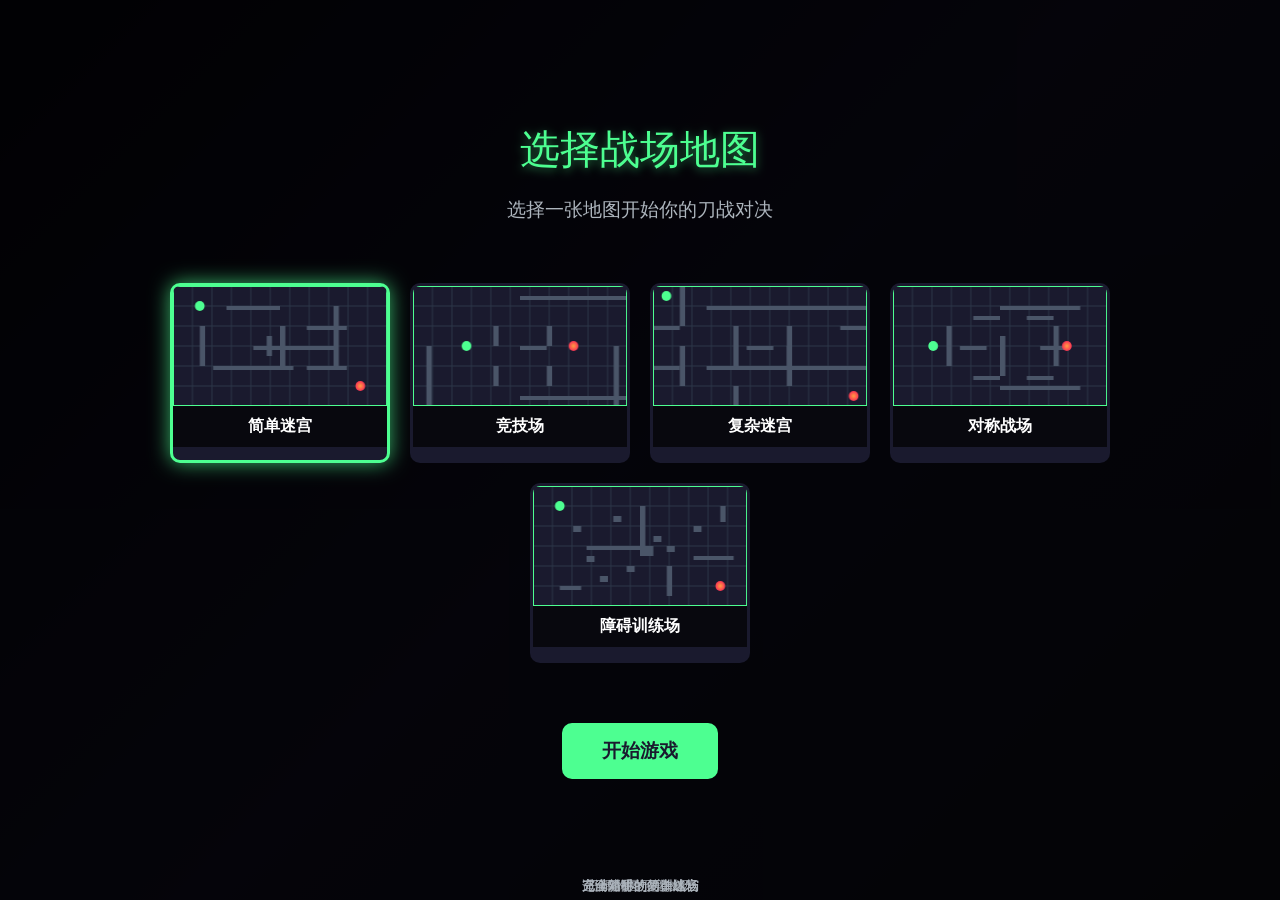
<file: KCM系列/KCM刀战 1.0.html>
﻿<!DOCTYPE html>
<html lang="zh-CN">
<head>
    <meta charset="UTF-8">
    <meta name="viewport" content="width=device-width, initial-scale=1.0">
    <title>3D刀战游戏 - 玩家 vs KCM (多地图选择)</title>
    <style>
        * {
            margin: 0;
            padding: 0;
            box-sizing: border-box;
        }
        
        body {
            font-family: Arial, sans-serif;
            display: flex;
            justify-content: center;
            align-items: center;
            min-height: 100vh;
            background: linear-gradient(135deg, #0f0c29, #302b63, #24243e);
            color: #fff;
            overflow: hidden;
        }
        
        .game-container {
            display: flex;
            flex-direction: column;
            width: 100vw;
            height: 100vh;
            padding: 10px;
        }
        
        .header {
            display: flex;
            justify-content: space-between;
            align-items: center;
            padding: 10px 20px;
            background-color: rgba(0, 0, 0, 0.5);
            border-radius: 10px;
            margin-bottom: 10px;
        }
        
        .game-title h1 {
            color: #f8f9fa;
            font-size: 1.8rem;
            text-shadow: 0 2px 5px rgba(0, 0, 0, 0.7);
        }
        
        .game-title .subtitle {
            color: #adb5bd;
            font-size: 0.9rem;
        }
        
        .game-info {
            display: flex;
            gap: 30px;
        }
        
        .player-info, .ai-info {
            display: flex;
            flex-direction: column;
            align-items: center;
        }
        
        .player-info h3 {
            color: #4dff91;
        }
        
        .ai-info h3 {
            color: #ff4d4d;
        }
        
        .health-container {
            display: flex;
            align-items: center;
            gap: 10px;
        }
        
        .health-bar {
            width: 150px;
            height: 20px;
            background-color: #333;
            border-radius: 10px;
            overflow: hidden;
            border: 2px solid #555;
        }
        
        .health-fill {
            height: 100%;
            width: 100%;
            transition: width 0.3s;
        }
        
        #playerHealth {
            background: linear-gradient(90deg, #00b74a, #4dff91);
        }
        
        #aiHealth {
            background: linear-gradient(90deg, #f93154, #ff4d4d);
        }
        
        .health-value {
            font-weight: bold;
            min-width: 30px;
        }
        
        .main-game-area {
            display: flex;
            flex: 1;
            gap: 10px;
        }
        
        .game-view {
            flex: 3;
            position: relative;
            border-radius: 10px;
            overflow: hidden;
            box-shadow: 0 10px 30px rgba(0, 0, 0, 0.7);
        }
        
        #gameCanvas3D {
            display: block;
            width: 100%;
            height: 100%;
        }
        
        .mini-map-container {
            flex: 1;
            display: flex;
            flex-direction: column;
            background-color: rgba(0, 0, 0, 0.5);
            border-radius: 10px;
            padding: 15px;
            min-width: 250px;
        }
        
        .mini-map-title {
            text-align: center;
            margin-bottom: 10px;
            color: #4dff91;
            font-size: 1.2rem;
        }
        
        .mini-map {
            flex: 1;
            background-color: #1a1a2e;
            border-radius: 5px;
            overflow: hidden;
            position: relative;
            border: 2px solid #4a5568;
        }
        
        #miniMapCanvas {
            display: block;
            width: 100%;
            height: 100%;
        }
        
        .mini-map-legend {
            display: flex;
            flex-wrap: wrap;
            gap: 10px;
            margin-top: 15px;
            padding-top: 10px;
            border-top: 1px solid #4a5568;
        }
        
        .legend-item {
            display: flex;
            align-items: center;
            gap: 5px;
            font-size: 0.8rem;
        }
        
        .legend-color {
            width: 15px;
            height: 15px;
            border-radius: 3px;
        }
        
        .controls {
            padding: 15px;
            background-color: rgba(0, 0, 0, 0.5);
            border-radius: 10px;
            margin-top: 10px;
        }
        
        .controls h3 {
            margin-bottom: 10px;
            color: #4dff91;
            text-align: center;
        }
        
        .key-container {
            display: flex;
            justify-content: center;
            gap: 10px;
            flex-wrap: wrap;
        }
        
        .key-group {
            display: flex;
            flex-direction: column;
            align-items: center;
        }
        
        .key-row {
            display: flex;
            gap: 5px;
            margin-bottom: 5px;
        }
        
        .key {
            display: inline-block;
            padding: 8px 12px;
            margin: 2px;
            background-color: #4a5568;
            border-radius: 5px;
            font-weight: bold;
            min-width: 40px;
            text-align: center;
            box-shadow: 0 3px 0 #2d3748;
        }
        
        .key-active {
            background-color: #4dff91;
            color: #1a1a2e;
            transform: translateY(2px);
            box-shadow: 0 1px 0 #2d3748;
        }
        
        .attack-key {
            background-color: #f93154;
            color: white;
            box-shadow: 0 3px 0 #c2185b;
        }
        
        .game-status {
            text-align: center;
            font-size: 1.2rem;
            height: 30px;
            margin-top: 10px;
        }
        
        #restartBtn {
            padding: 10px 20px;
            background-color: #4dff91;
            color: #1a1a2e;
            border: none;
            border-radius: 5px;
            font-weight: bold;
            cursor: pointer;
            margin-top: 10px;
            display: none;
            width: 100%;
        }
        
        #restartBtn:hover {
            background-color: #2ecc71;
        }
        
        .fps-counter {
            position: absolute;
            top: 10px;
            right: 10px;
            background-color: rgba(0, 0, 0, 0.7);
            padding: 5px 10px;
            border-radius: 5px;
            font-size: 0.9rem;
        }
        
        .view-controls {
            position: absolute;
            bottom: 20px;
            left: 20px;
            display: flex;
            gap: 10px;
        }
        
        .view-btn {
            padding: 8px 15px;
            background-color: rgba(0, 0, 0, 0.7);
            color: white;
            border: none;
            border-radius: 5px;
            cursor: pointer;
        }
        
        .view-btn.active {
            background-color: #4dff91;
            color: #1a1a2e;
        }
        
        .instructions {
            margin-top: 10px;
            color: #adb5bd;
            font-size: 0.8rem;
            line-height: 1.4;
            display: flex;
            justify-content: space-between;
        }
        
        .instructions-column {
            flex: 1;
            padding: 0 5px;
        }
        
        /* 地图选择界面 */
        .map-select-overlay {
            position: fixed;
            top: 0;
            left: 0;
            width: 100%;
            height: 100%;
            background-color: rgba(0, 0, 0, 0.9);
            display: flex;
            flex-direction: column;
            justify-content: center;
            align-items: center;
            z-index: 1000;
        }
        
        .map-select-title {
            font-size: 2.5rem;
            color: #4dff91;
            margin-bottom: 20px;
            text-shadow: 0 2px 10px rgba(77, 255, 145, 0.5);
        }
        
        .map-select-subtitle {
            font-size: 1.2rem;
            color: #adb5bd;
            margin-bottom: 40px;
        }
        
        .maps-container {
            display: flex;
            flex-wrap: wrap;
            justify-content: center;
            gap: 20px;
            max-width: 1200px;
            padding: 20px;
        }
        
        .map-option {
            width: 220px;
            height: 180px;
            background-color: #1a1a2e;
            border-radius: 10px;
            overflow: hidden;
            cursor: pointer;
            transition: all 0.3s ease;
            border: 3px solid transparent;
        }
        
        .map-option:hover {
            transform: translateY(-5px);
            box-shadow: 0 10px 20px rgba(0, 0, 0, 0.5);
            border-color: #4dff91;
        }
        
        .map-option.active {
            border-color: #4dff91;
            box-shadow: 0 0 20px rgba(77, 255, 145, 0.7);
        }
        
        .map-preview {
            width: 100%;
            height: 120px;
            display: flex;
            justify-content: center;
            align-items: center;
            position: relative;
        }
        
        .map-name {
            padding: 10px;
            text-align: center;
            font-weight: bold;
            background-color: rgba(0, 0, 0, 0.7);
        }
        
        .map-description {
            position: absolute;
            bottom: 5px;
            left: 0;
            right: 0;
            text-align: center;
            font-size: 0.8rem;
            color: #adb5bd;
            padding: 0 5px;
        }
        
        .start-game-btn {
            padding: 15px 40px;
            background-color: #4dff91;
            color: #1a1a2e;
            border: none;
            border-radius: 10px;
            font-size: 1.2rem;
            font-weight: bold;
            cursor: pointer;
            margin-top: 40px;
            transition: all 0.3s ease;
        }
        
        .start-game-btn:hover {
            background-color: #2ecc71;
            transform: scale(1.05);
        }
        
        .map-preview-canvas {
            width: 100%;
            height: 100%;
        }
    </style>
</head>
<body>
    <!-- 地图选择界面 -->
    <div class="map-select-overlay" id="mapSelectOverlay">
        <div class="map-select-title">选择战场地图</div>
        <div class="map-select-subtitle">选择一张地图开始你的刀战对决</div>
        
        <div class="maps-container">
            <!-- 地图1: 简单迷宫 -->
            <div class="map-option active" data-map="1">
                <div class="map-preview" id="mapPreview1"></div>
                <div class="map-name">简单迷宫</div>
                <div class="map-description">适合新手的简单迷宫</div>
            </div>
            
            <!-- 地图2: 竞技场 -->
            <div class="map-option" data-map="2">
                <div class="map-preview" id="mapPreview2"></div>
                <div class="map-name">竞技场</div>
                <div class="map-description">开阔的圆形竞技场</div>
            </div>
            
            <!-- 地图3: 复杂迷宫 -->
            <div class="map-option" data-map="3">
                <div class="map-preview" id="mapPreview3"></div>
                <div class="map-name">复杂迷宫</div>
                <div class="map-description">充满陷阱的复杂迷宫</div>
            </div>
            
            <!-- 地图4: 对称战场 -->
            <div class="map-option" data-map="4">
                <div class="map-preview" id="mapPreview4"></div>
                <div class="map-name">对称战场</div>
                <div class="map-description">完全对称的平衡战场</div>
            </div>
            
            <!-- 地图5: 障碍训练场 -->
            <div class="map-option" data-map="5">
                <div class="map-preview" id="mapPreview5"></div>
                <div class="map-name">障碍训练场</div>
                <div class="map-description">充满障碍物的训练场</div>
            </div>
        </div>
        
        <button class="start-game-btn" id="startGameBtn">开始游戏</button>
    </div>
    
    <!-- 主游戏界面 -->
    <div class="game-container" id="gameContainer" style="display: none;">
        <div class="header">
            <div class="game-title">
                <h1>3D刀战游戏</h1>
                <div class="subtitle">玩家 vs 人机(KCM) - 当前地图: <span id="currentMapName">简单迷宫</span></div>
            </div>
            
            <div class="game-info">
                <div class="player-info">
                    <h3>玩家</h3>
                    <div class="health-container">
                        <div class="health-bar">
                            <div id="playerHealth" class="health-fill" style="width: 100%;"></div>
                        </div>
                        <div class="health-value" id="playerHealthValue">100</div>
                    </div>
                </div>
                
                <div class="ai-info">
                    <h3>人机 (KCM)</h3>
                    <div class="health-container">
                        <div class="health-bar">
                            <div id="aiHealth" class="health-fill" style="width: 100%;"></div>
                        </div>
                        <div class="health-value" id="aiHealthValue">100</div>
                    </div>
                </div>
            </div>
        </div>
        
        <div class="main-game-area">
            <div class="game-view">
                <canvas id="gameCanvas3D"></canvas>
                <div class="fps-counter">FPS: <span id="fpsCounter">0</span></div>
                <div class="view-controls">
                    <button class="view-btn active" id="firstPersonBtn">第一人称</button>
                    <button class="view-btn" id="thirdPersonBtn">第三人称</button>
                    <button class="view-btn" id="topViewBtn">俯视视角</button>
                </div>
            </div>
            
            <div class="mini-map-container">
                <div class="mini-map-title">小地图</div>
                <div class="mini-map">
                    <canvas id="miniMapCanvas"></canvas>
                </div>
                <div class="mini-map-legend">
                    <div class="legend-item">
                        <div class="legend-color" style="background-color: #4dff91;"></div>
                        <span>玩家</span>
                    </div>
                    <div class="legend-item">
                        <div class="legend-color" style="background-color: #f93154;"></div>
                        <span>人机KCM</span>
                    </div>
                    <div class="legend-item">
                        <div class="legend-color" style="background-color: #4a5568;"></div>
                        <span>墙壁</span>
                    </div>
                    <div class="legend-item">
                        <div class="legend-color" style="background-color: #718096;"></div>
                        <span>视野范围</span>
                    </div>
                </div>
            </div>
        </div>
        
        <div class="controls">
            <h3>控制说明</h3>
            <div class="key-container">
                <div class="key-group">
                    <div class="key-row">
                        <div class="key" id="keyW">W</div>
                    </div>
                    <div class="key-row">
                        <div class="key" id="keyA">A</div>
                        <div class="key" id="keyS">S</div>
                        <div class="key" id="keyD">D</div>
                    </div>
                    <div>移动</div>
                </div>
                
                <div class="key-group">
                    <div class="key-row">
                        <div class="key" id="keyMouse">鼠标</div>
                    </div>
                    <div>视角转动</div>
                </div>
                
                <div class="key-group">
                    <div class="key-row">
                        <div class="key attack-key" id="keySpace">空格</div>
                    </div>
                    <div>攻击</div>
                </div>
                
                <div class="key-group">
                    <div class="key-row">
                        <div class="key" id="keyShift">Shift</div>
                    </div>
                    <div>加速</div>
                </div>
            </div>
            
            <div class="game-status" id="gameStatus">游戏进行中...</div>
            <button id="restartBtn">重新开始游戏</button>
            
            <div class="instructions">
                <div class="instructions-column">
                    <p>• 玩家(绿色)通过WASD移动，鼠标控制视角</p>
                    <p>• 人机KCM(红色)会自动追踪并攻击玩家</p>
                </div>
                <div class="instructions-column">
                    <p>• 墙壁阻挡移动和视线，不能穿墙</p>
                    <p>• 先使对方生命值降为0的一方获胜</p>
                </div>
            </div>
        </div>
    </div>

    <script>
        // 游戏状态
        const gameState = {
            player: {
                x: 100,
                y: 0,
                z: 100,
                rotationY: 0,
                speed: 4,
                health: 100,
                maxHealth: 100,
                attackRange: 50,
                attackCooldown: 0,
                attackDamage: 20,
                height: 30,
                isRunning: false
            },
            ai: {
                x: 500,
                y: 0,
                z: 300,
                rotationY: 0,
                speed: 2.5,
                health: 100,
                maxHealth: 100,
                attackRange: 50,
                attackCooldown: 0,
                attackDamage: 15,
                height: 30,
                aiState: "chase",
                lastAttackTime: 0,
                patrolTimer: 0
            },
            walls: [],
            keys: {},
            mouse: { x: 0, y: 0, isDragging: false },
            gameOver: false,
            winner: null,
            lastTime: 0,
            viewMode: "thirdPerson",
            camera: {
                x: 0,
                y: 0,
                z: 0,
                rotationX: 0,
                rotationY: 0,
                distance: 200,
                height: 50
            },
            currentMap: 1,
            mapBoundary: { minX: 0, maxX: 800, minZ: 0, maxZ: 600 }
        };

        // 地图定义
        const maps = {
            1: { // 简单迷宫
                name: "简单迷宫",
                playerStart: { x: 100, y: 0, z: 100 },
                aiStart: { x: 700, y: 0, z: 500 },
                walls: [
                    {x: 200, y: 0, z: 100, width: 200, height: 60, depth: 20},
                    {x: 400, y: 0, z: 200, width: 20, height: 60, depth: 200},
                    {x: 300, y: 0, z: 300, width: 300, height: 60, depth: 20},
                    {x: 100, y: 0, z: 200, width: 20, height: 60, depth: 200},
                    {x: 500, y: 0, z: 200, width: 150, height: 60, depth: 20},
                    {x: 500, y: 0, z: 400, width: 150, height: 60, depth: 20},
                    {x: 350, y: 0, z: 250, width: 20, height: 60, depth: 100},
                    {x: 600, y: 0, z: 100, width: 20, height: 60, depth: 300},
                    {x: 150, y: 0, z: 400, width: 300, height: 60, depth: 20}
                ],
                boundary: { minX: 0, maxX: 800, minZ: 0, maxZ: 600 }
            },
            2: { // 竞技场
                name: "竞技场",
                playerStart: { x: 200, y: 0, z: 300 },
                aiStart: { x: 600, y: 0, z: 300 },
                walls: [
                    // 外圈墙壁
                    {x: 400, y: 0, z: 50, width: 700, height: 60, depth: 20},
                    {x: 400, y: 0, z: 550, width: 700, height: 60, depth: 20},
                    {x: 50, y: 0, z: 300, width: 20, height: 60, depth: 500},
                    {x: 750, y: 0, z: 300, width: 20, height: 60, depth: 500},
                    
                    // 中间障碍
                    {x: 400, y: 0, z: 300, width: 100, height: 60, depth: 20},
                    {x: 300, y: 0, z: 200, width: 20, height: 60, depth: 100},
                    {x: 500, y: 0, z: 200, width: 20, height: 60, depth: 100},
                    {x: 300, y: 0, z: 400, width: 20, height: 60, depth: 100},
                    {x: 500, y: 0, z: 400, width: 20, height: 60, depth: 100}
                ],
                boundary: { minX: 0, maxX: 800, minZ: 0, maxZ: 600 }
            },
            3: { // 复杂迷宫
                name: "复杂迷宫",
                playerStart: { x: 50, y: 0, z: 50 },
                aiStart: { x: 750, y: 0, z: 550 },
                walls: [
                    // 迷宫墙壁
                    {x: 100, y: 0, z: 0, width: 20, height: 60, depth: 200},
                    {x: 200, y: 0, z: 100, width: 200, height: 60, depth: 20},
                    {x: 300, y: 0, z: 200, width: 20, height: 60, depth: 200},
                    {x: 400, y: 0, z: 100, width: 200, height: 60, depth: 20},
                    {x: 500, y: 0, z: 200, width: 20, height: 60, depth: 200},
                    {x: 600, y: 0, z: 100, width: 200, height: 60, depth: 20},
                    
                    {x: 100, y: 0, z: 300, width: 20, height: 60, depth: 200},
                    {x: 200, y: 0, z: 400, width: 200, height: 60, depth: 20},
                    {x: 300, y: 0, z: 500, width: 20, height: 60, depth: 100},
                    {x: 400, y: 0, z: 400, width: 200, height: 60, depth: 20},
                    {x: 500, y: 0, z: 300, width: 20, height: 60, depth: 200},
                    {x: 600, y: 0, z: 400, width: 200, height: 60, depth: 20},
                    
                    {x: 0, y: 0, z: 200, width: 100, height: 60, depth: 20},
                    {x: 0, y: 0, z: 400, width: 100, height: 60, depth: 20},
                    {x: 700, y: 0, z: 200, width: 100, height: 60, depth: 20},
                    {x: 700, y: 0, z: 400, width: 100, height: 60, depth: 20},
                    
                    {x: 350, y: 0, z: 300, width: 100, height: 60, depth: 20}
                ],
                boundary: { minX: 0, maxX: 800, minZ: 0, maxZ: 600 }
            },
            4: { // 对称战场
                name: "对称战场",
                playerStart: { x: 150, y: 0, z: 300 },
                aiStart: { x: 650, y: 0, z: 300 },
                walls: [
                    // 对称障碍
                    {x: 200, y: 0, z: 200, width: 20, height: 60, depth: 200},
                    {x: 600, y: 0, z: 200, width: 20, height: 60, depth: 200},
                    
                    {x: 300, y: 0, z: 150, width: 100, height: 60, depth: 20},
                    {x: 500, y: 0, z: 150, width: 100, height: 60, depth: 20},
                    
                    {x: 300, y: 0, z: 450, width: 100, height: 60, depth: 20},
                    {x: 500, y: 0, z: 450, width: 100, height: 60, depth: 20},
                    
                    {x: 400, y: 0, z: 250, width: 20, height: 60, depth: 100},
                    {x: 400, y: 0, z: 350, width: 20, height: 60, depth: 100},
                    
                    {x: 250, y: 0, z: 300, width: 100, height: 60, depth: 20},
                    {x: 550, y: 0, z: 300, width: 100, height: 60, depth: 20},
                    
                    {x: 400, y: 0, z: 100, width: 300, height: 60, depth: 20},
                    {x: 400, y: 0, z: 500, width: 300, height: 60, depth: 20}
                ],
                boundary: { minX: 0, maxX: 800, minZ: 0, maxZ: 600 }
            },
            5: { // 障碍训练场
                name: "障碍训练场",
                playerStart: { x: 100, y: 0, z: 100 },
                aiStart: { x: 700, y: 0, z: 500 },
                walls: [
                    // 随机障碍
                    {x: 150, y: 0, z: 200, width: 30, height: 60, depth: 30},
                    {x: 300, y: 0, z: 150, width: 30, height: 60, depth: 30},
                    {x: 450, y: 0, z: 250, width: 30, height: 60, depth: 30},
                    {x: 200, y: 0, z: 350, width: 30, height: 60, depth: 30},
                    {x: 350, y: 0, z: 400, width: 30, height: 60, depth: 30},
                    {x: 500, y: 0, z: 300, width: 30, height: 60, depth: 30},
                    {x: 600, y: 0, z: 200, width: 30, height: 60, depth: 30},
                    {x: 250, y: 0, z: 450, width: 30, height: 60, depth: 30},
                    
                    // 长障碍
                    {x: 400, y: 0, z: 100, width: 20, height: 60, depth: 200},
                    {x: 200, y: 0, z: 300, width: 200, height: 60, depth: 20},
                    {x: 500, y: 0, z: 400, width: 20, height: 60, depth: 150},
                    {x: 600, y: 0, z: 350, width: 150, height: 60, depth: 20},
                    
                    // 角落障碍
                    {x: 100, y: 0, z: 500, width: 80, height: 60, depth: 20},
                    {x: 700, y: 0, z: 100, width: 20, height: 60, depth: 80},
                    
                    // 中间障碍
                    {x: 400, y: 0, z: 300, width: 50, height: 60, depth: 50}
                ],
                boundary: { minX: 0, maxX: 800, minZ: 0, maxZ: 600 }
            }
        };

        // 攻击效果数组
        let attackEffects = [];
        let frameCount = 0;
        let lastFpsUpdate = 0;
        let fps = 0;

        // DOM元素
        const canvas3D = document.getElementById('gameCanvas3D');
        const ctx3D = canvas3D.getContext('2d');
        const miniMapCanvas = document.getElementById('miniMapCanvas');
        const ctxMiniMap = miniMapCanvas.getContext('2d');
        const playerHealthEl = document.getElementById('playerHealth');
        const playerHealthValueEl = document.getElementById('playerHealthValue');
        const aiHealthEl = document.getElementById('aiHealth');
        const aiHealthValueEl = document.getElementById('aiHealthValue');
        const gameStatusEl = document.getElementById('gameStatus');
        const restartBtn = document.getElementById('restartBtn');
        const fpsCounterEl = document.getElementById('fpsCounter');
        const firstPersonBtn = document.getElementById('firstPersonBtn');
        const thirdPersonBtn = document.getElementById('thirdPersonBtn');
        const topViewBtn = document.getElementById('topViewBtn');
        const currentMapNameEl = document.getElementById('currentMapName');
        
        // 地图选择元素
        const mapSelectOverlay = document.getElementById('mapSelectOverlay');
        const gameContainer = document.getElementById('gameContainer');
        const startGameBtn = document.getElementById('startGameBtn');
        const mapOptions = document.querySelectorAll('.map-option');
        
        // 按键元素
        const keyW = document.getElementById('keyW');
        const keyA = document.getElementById('keyA');
        const keyS = document.getElementById('keyS');
        const keyD = document.getElementById('keyD');
        const keySpace = document.getElementById('keySpace');
        const keyShift = document.getElementById('keyShift');
        const keyMouse = document.getElementById('keyMouse');

        // 初始化画布大小
        function initCanvasSize() {
            const gameView = document.querySelector('.game-view');
            canvas3D.width = gameView.clientWidth;
            canvas3D.height = gameView.clientHeight;
            
            const miniMap = document.querySelector('.mini-map');
            miniMapCanvas.width = miniMap.clientWidth;
            miniMapCanvas.height = miniMap.clientHeight;
        }

        // 检查两个3D长方体是否碰撞
        function boxCollision(box1, box2) {
            return box1.x < box2.x + box2.width &&
                   box1.x + box1.width > box2.x &&
                   box1.y < box2.y + box2.height &&
                   box1.y + box1.height > box2.y &&
                   box1.z < box2.z + box2.depth &&
                   box1.z + box1.depth > box2.z;
        }

        // 修复空气墙问题 - 改进的碰撞检测
        function checkWallCollision(newX, newY, newZ, width, height, depth) {
            const newBox = {
                x: newX - width/2,
                y: newY,
                z: newZ - depth/2,
                width: width,
                height: height,
                depth: depth
            };
            
            // 检查与墙壁的碰撞
            for (const wall of gameState.walls) {
                if (boxCollision(newBox, wall)) {
                    return true;
                }
            }
            
            // 检查地图边界 - 使用动态边界
            const boundary = gameState.mapBoundary;
            if (newX - width/2 < boundary.minX || newX + width/2 > boundary.maxX || 
                newZ - depth/2 < boundary.minZ || newZ + depth/2 > boundary.maxZ) {
                return true;
            }
            
            return false;
        }

        // 检查视线是否被墙阻挡
        function isLineOfSightBlocked(x1, y1, z1, x2, y2, z2) {
            // 简化版视线检查 - 只检查XZ平面
            for (const wall of gameState.walls) {
                // 检查线段是否与墙的XZ投影相交
                if (lineIntersectsRect(x1, z1, x2, z2, 
                    wall.x - wall.width/2, wall.z - wall.depth/2, 
                    wall.width, wall.depth)) {
                    return true;
                }
            }
            return false;
        }

        // 检查线段是否与矩形相交
        function lineIntersectsRect(x1, z1, x2, z2, rx, rz, rw, rd) {
            // 计算线段与矩形四条边的交点
            const lines = [
                {x1: rx, z1: rz, x2: rx + rw, z2: rz},
                {x1: rx + rw, z1: rz, x2: rx + rw, z2: rz + rd},
                {x1: rx, z1: rz + rd, x2: rx + rw, z2: rz + rd},
                {x1: rx, z1: rz, x2: rx, z2: rz + rd}
            ];
            
            for (const line of lines) {
                if (lineIntersection(x1, z1, x2, z2, line.x1, line.z1, line.x2, line.z2)) {
                    return true;
                }
            }
            
            return false;
        }

        // 检查两线段是否相交
        function lineIntersection(x1, y1, x2, y2, x3, y3, x4, y4) {
            const denominator = ((x2 - x1) * (y4 - y3)) - ((y2 - y1) * (x4 - x3));
            if (denominator === 0) return false;
            
            const ua = (((x4 - x3) * (y1 - y3)) - ((y4 - y3) * (x1 - x3))) / denominator;
            const ub = (((x2 - x1) * (y1 - y3)) - ((y2 - y1) * (x1 - x3))) / denominator;
            
            return ua >= 0 && ua <= 1 && ub >= 0 && ub <= 1;
        }

        // 更新玩家位置
        function updatePlayer() {
            if (gameState.gameOver) return;
            
            // 计算移动方向
            let moveX = 0;
            let moveZ = 0;
            const moveSpeed = gameState.player.isRunning ? gameState.player.speed * 1.5 : gameState.player.speed;
            
            // 基于玩家朝向计算移动向量
            const angle = gameState.player.rotationY;
            const sinA = Math.sin(angle);
            const cosA = Math.cos(angle);
            
            if (gameState.keys['w'] || gameState.keys['W'] || gameState.keys['ArrowUp']) {
                moveX -= sinA;
                moveZ -= cosA;
                keyW.classList.add('key-active');
            } else {
                keyW.classList.remove('key-active');
            }
            
            if (gameState.keys['s'] || gameState.keys['S'] || gameState.keys['ArrowDown']) {
                moveX += sinA;
                moveZ += cosA;
                keyS.classList.add('key-active');
            } else {
                keyS.classList.remove('key-active');
            }
            
            if (gameState.keys['a'] || gameState.keys['A'] || gameState.keys['ArrowLeft']) {
                moveX -= cosA;
                moveZ += sinA;
                keyA.classList.add('key-active');
            } else {
                keyA.classList.remove('key-active');
            }
            
            if (gameState.keys['d'] || gameState.keys['D'] || gameState.keys['ArrowRight']) {
                moveX += cosA;
                moveZ -= sinA;
                keyD.classList.add('key-active');
            } else {
                keyD.classList.remove('key-active');
            }
            
            // 归一化移动向量
            const length = Math.sqrt(moveX * moveX + moveZ * moveZ);
            if (length > 0) {
                moveX = moveX / length * moveSpeed;
                moveZ = moveZ / length * moveSpeed;
            }
            
            // 冲刺
            if (gameState.keys['Shift']) {
                gameState.player.isRunning = true;
                keyShift.classList.add('key-active');
            } else {
                gameState.player.isRunning = false;
                keyShift.classList.remove('key-active');
            }
            
            // 计算新位置
            let newX = gameState.player.x + moveX;
            let newZ = gameState.player.z + moveZ;
            
            // 检查碰撞 - 修复空气墙问题
            if (!checkWallCollision(newX, gameState.player.y, newZ, 20, gameState.player.height, 20)) {
                gameState.player.x = newX;
                gameState.player.z = newZ;
            } else {
                // 尝试分别检查X和Z轴移动
                if (!checkWallCollision(newX, gameState.player.y, gameState.player.z, 20, gameState.player.height, 20)) {
                    gameState.player.x = newX;
                }
                if (!checkWallCollision(gameState.player.x, gameState.player.y, newZ, 20, gameState.player.height, 20)) {
                    gameState.player.z = newZ;
                }
            }
            
            // 攻击冷却
            if (gameState.player.attackCooldown > 0) {
                gameState.player.attackCooldown--;
            }
            
            // 玩家攻击
            if ((gameState.keys[' '] || gameState.keys['Spacebar']) && gameState.player.attackCooldown === 0) {
                playerAttack();
                keySpace.classList.add('key-active');
            } else {
                keySpace.classList.remove('key-active');
            }
        }

        // 玩家攻击
        function playerAttack() {
            if (gameState.gameOver) return;
            
            gameState.player.attackCooldown = 30;
            
            // 创建攻击效果
            attackEffects.push({
                x: gameState.player.x,
                y: gameState.player.y + 15,
                z: gameState.player.z,
                radius: 20,
                time: 0,
                maxTime: 0.3,
                isPlayer: true
            });
            
            // 计算与AI的距离
            const dx = gameState.ai.x - gameState.player.x;
            const dz = gameState.ai.z - gameState.player.z;
            const distance = Math.sqrt(dx * dx + dz * dz);
            
            // 计算攻击方向
            const attackAngle = Math.atan2(dx, dz);
            const playerAngle = gameState.player.rotationY;
            const angleDiff = Math.abs(attackAngle - playerAngle);
            const normalizedAngleDiff = Math.abs((angleDiff + Math.PI) % (Math.PI * 2) - Math.PI);
            
            // 如果AI在攻击范围内、角度内且不被墙阻挡，造成伤害
            if (distance <= gameState.player.attackRange && 
                normalizedAngleDiff < Math.PI/4 &&
                !isLineOfSightBlocked(
                    gameState.player.x, gameState.player.y + 15, gameState.player.z,
                    gameState.ai.x, gameState.ai.y + 15, gameState.ai.z
                )) {
                gameState.ai.health -= gameState.player.attackDamage;
                if (gameState.ai.health < 0) gameState.ai.health = 0;
                
                // 更新AI生命条
                const healthPercent = (gameState.ai.health / gameState.ai.maxHealth) * 100;
                aiHealthEl.style.width = `${healthPercent}%`;
                aiHealthValueEl.textContent = gameState.ai.health;
                
                // 检查游戏是否结束
                if (gameState.ai.health <= 0) {
                    gameState.gameOver = true;
                    gameState.winner = "player";
                    gameStatusEl.textContent = "游戏结束！玩家获胜！";
                    restartBtn.style.display = "inline-block";
                }
            }
        }

        // 更新AI
        function updateAI(deltaTime) {
            if (gameState.gameOver) return;
            
            // 计算到玩家的距离
            const dx = gameState.player.x - gameState.ai.x;
            const dz = gameState.player.z - gameState.ai.z;
            const distance = Math.sqrt(dx * dx + dz * dz);
            
            // 更新AI朝向
            gameState.ai.rotationY = Math.atan2(dx, dz);
            
            // 检查AI是否能"看到"玩家
            const canSeePlayer = !isLineOfSightBlocked(
                gameState.ai.x, gameState.ai.y + 15, gameState.ai.z,
                gameState.player.x, gameState.player.y + 15, gameState.player.z
            );
            
            // AI攻击冷却
            if (gameState.ai.attackCooldown > 0) {
                gameState.ai.attackCooldown--;
            }
            
            // 如果玩家在攻击范围内、可见且面向玩家，则攻击
            if (distance <= gameState.ai.attackRange && canSeePlayer && gameState.ai.attackCooldown === 0) {
                const toPlayerAngle = Math.atan2(dx, dz);
                const angleDiff = Math.abs(toPlayerAngle - gameState.ai.rotationY);
                const normalizedAngleDiff = Math.abs((angleDiff + Math.PI) % (Math.PI * 2) - Math.PI);
                
                if (normalizedAngleDiff < Math.PI/4) {
                    aiAttack();
                    gameState.ai.aiState = "attack";
                    gameState.ai.patrolTimer = 0;
                } else {
                    gameState.ai.aiState = "chase";
                }
            } 
            // 否则如果能看到玩家则追逐
            else if (canSeePlayer && distance > gameState.ai.attackRange) {
                gameState.ai.aiState = "chase";
                gameState.ai.patrolTimer = 0;
                
                // 计算移动方向
                const angle = Math.atan2(dx, dz);
                const moveX = Math.sin(angle) * gameState.ai.speed;
                const moveZ = Math.cos(angle) * gameState.ai.speed;
                
                let newX = gameState.ai.x + moveX;
                let newZ = gameState.ai.z + moveZ;
                
                // 检查碰撞
                if (!checkWallCollision(newX, gameState.ai.y, newZ, 20, gameState.ai.height, 20)) {
                    gameState.ai.x = newX;
                    gameState.ai.z = newZ;
                } else {
                    if (!checkWallCollision(newX, gameState.ai.y, gameState.ai.z, 20, gameState.ai.height, 20)) {
                        gameState.ai.x = newX;
                    }
                    if (!checkWallCollision(gameState.ai.x, gameState.ai.y, newZ, 20, gameState.ai.height, 20)) {
                        gameState.ai.z = newZ;
                    }
                }
            }
            // 如果看不到玩家，巡逻
            else {
                gameState.ai.aiState = "patrol";
                gameState.ai.patrolTimer += deltaTime;
                
                if (gameState.ai.patrolTimer > 3) {
                    gameState.ai.patrolTimer = 0;
                    gameState.ai.patrolAngle = Math.random() * Math.PI * 2;
                }
                
                const moveX = Math.sin(gameState.ai.patrolAngle || 0) * gameState.ai.speed * 0.5;
                const moveZ = Math.cos(gameState.ai.patrolAngle || 0) * gameState.ai.speed * 0.5;
                
                let newX = gameState.ai.x + moveX;
                let newZ = gameState.ai.z + moveZ;
                
                if (!checkWallCollision(newX, gameState.ai.y, newZ, 20, gameState.ai.height, 20)) {
                    gameState.ai.x = newX;
                    gameState.ai.z = newZ;
                } else {
                    gameState.ai.patrolAngle = Math.random() * Math.PI * 2;
                }
            }
        }

        // AI攻击
        function aiAttack() {
            if (gameState.gameOver) return;
            
            gameState.ai.attackCooldown = 40;
            
            // 创建攻击效果
            attackEffects.push({
                x: gameState.ai.x,
                y: gameState.ai.y + 15,
                z: gameState.ai.z,
                radius: 20,
                time: 0,
                maxTime: 0.3,
                isPlayer: false
            });
            
            // 计算与玩家的距离
            const dx = gameState.player.x - gameState.ai.x;
            const dz = gameState.player.z - gameState.ai.z;
            const distance = Math.sqrt(dx * dx + dz * dz);
            
            if (distance <= gameState.ai.attackRange) {
                gameState.player.health -= gameState.ai.attackDamage;
                if (gameState.player.health < 0) gameState.player.health = 0;
                
                const healthPercent = (gameState.player.health / gameState.player.maxHealth) * 100;
                playerHealthEl.style.width = `${healthPercent}%`;
                playerHealthValueEl.textContent = gameState.player.health;
                
                if (gameState.player.health <= 0) {
                    gameState.gameOver = true;
                    gameState.winner = "ai";
                    gameStatusEl.textContent = "游戏结束！人机KCM获胜！";
                    restartBtn.style.display = "inline-block";
                }
            }
        }

        // 更新相机位置
        function updateCamera() {
            const player = gameState.player;
            
            switch (gameState.viewMode) {
                case "firstPerson":
                    gameState.camera.x = player.x;
                    gameState.camera.y = player.y + 20;
                    gameState.camera.z = player.z;
                    gameState.camera.rotationY = player.rotationY;
                    gameState.camera.rotationX = -0.3;
                    break;
                    
                case "thirdPerson":
                    const distance = gameState.camera.distance;
                    const height = gameState.camera.height;
                    const cameraOffsetX = Math.sin(player.rotationY) * distance;
                    const cameraOffsetZ = Math.cos(player.rotationY) * distance;
                    
                    gameState.camera.x = player.x - cameraOffsetX;
                    gameState.camera.y = player.y + height;
                    gameState.camera.z = player.z - cameraOffsetZ;
                    gameState.camera.rotationY = player.rotationY;
                    gameState.camera.rotationX = -0.4;
                    break;
                    
                case "topView":
                    gameState.camera.x = player.x;
                    gameState.camera.y = 300;
                    gameState.camera.z = player.z;
                    gameState.camera.rotationY = 0;
                    gameState.camera.rotationX = -Math.PI/2;
                    break;
            }
        }

        // 更新攻击效果
        function updateAttackEffects(deltaTime) {
            for (let i = attackEffects.length - 1; i >= 0; i--) {
                attackEffects[i].time += deltaTime;
                if (attackEffects[i].time >= attackEffects[i].maxTime) {
                    attackEffects.splice(i, 1);
                }
            }
        }

        // 3D渲染
        function render3D() {
            const ctx = ctx3D;
            const width = canvas3D.width;
            const height = canvas3D.height;
            
            // 清空画布
            ctx.clearRect(0, 0, width, height);
            
            // 绘制天空和地面
            const gradient = ctx.createLinearGradient(0, 0, 0, height);
            gradient.addColorStop(0, "#1a1a2e");
            gradient.addColorStop(0.5, "#16213e");
            gradient.addColorStop(1, "#0f3460");
            ctx.fillStyle = gradient;
            ctx.fillRect(0, 0, width, height);
            
            // 保存当前画布状态
            ctx.save();
            
            // 设置相机变换
            ctx.translate(width/2, height/2);
            
            // 根据视角模式应用变换
            if (gameState.viewMode === "topView") {
                // 俯视视角
                const scale = 0.8;
                ctx.scale(scale, scale);
                
                // 绘制地板网格
                ctx.strokeStyle = "rgba(100, 100, 150, 0.3)";
                ctx.lineWidth = 1;
                const gridSize = 400;
                const gridSpacing = 50;
                
                ctx.beginPath();
                for (let x = -gridSize; x <= gridSize; x += gridSpacing) {
                    ctx.moveTo(x, -gridSize);
                    ctx.lineTo(x, gridSize);
                }
                for (let z = -gridSize; z <= gridSize; z += gridSpacing) {
                    ctx.moveTo(-gridSize, z);
                    ctx.lineTo(gridSize, z);
                }
                ctx.stroke();
                
                // 绘制墙壁
                ctx.fillStyle = "rgba(74, 85, 104, 0.8)";
                ctx.strokeStyle = "#4a5568";
                ctx.lineWidth = 2;
                
                for (const wall of gameState.walls) {
                    const screenX = wall.x - gameState.camera.x;
                    const screenZ = wall.z - gameState.camera.z;
                    
                    ctx.fillRect(screenX - wall.width/2, screenZ - wall.depth/2, wall.width, wall.depth);
                    ctx.strokeRect(screenX - wall.width/2, screenZ - wall.depth/2, wall.width, wall.depth);
                }
                
                // 绘制玩家
                const playerScreenX = gameState.player.x - gameState.camera.x;
                const playerScreenZ = gameState.player.z - gameState.camera.z;
                
                ctx.fillStyle = "#4dff91";
                ctx.beginPath();
                ctx.arc(playerScreenX, playerScreenZ, 10, 0, Math.PI * 2);
                ctx.fill();
                
                // 绘制玩家朝向
                const directionLength = 20;
                const directionX = playerScreenX + Math.sin(gameState.player.rotationY) * directionLength;
                const directionZ = playerScreenZ + Math.cos(gameState.player.rotationY) * directionLength;
                
                ctx.strokeStyle = "#2ecc71";
                ctx.lineWidth = 2;
                ctx.beginPath();
                ctx.moveTo(playerScreenX, playerScreenZ);
                ctx.lineTo(directionX, directionZ);
                ctx.stroke();
                
                // 绘制玩家攻击范围
                ctx.strokeStyle = "rgba(77, 255, 145, 0.3)";
                ctx.lineWidth = 1;
                ctx.beginPath();
                ctx.arc(playerScreenX, playerScreenZ, gameState.player.attackRange, 0, Math.PI * 2);
                ctx.stroke();
                
                // 绘制AI
                const aiScreenX = gameState.ai.x - gameState.camera.x;
                const aiScreenZ = gameState.ai.z - gameState.camera.z;
                
                const aiGradient = ctx.createRadialGradient(aiScreenX, aiScreenZ, 0, aiScreenX, aiScreenZ, 10);
                aiGradient.addColorStop(0, "#ff9f43");
                aiGradient.addColorStop(1, "#f93154");
                
                ctx.fillStyle = aiGradient;
                ctx.beginPath();
                ctx.arc(aiScreenX, aiScreenZ, 10, 0, Math.PI * 2);
                ctx.fill();
                
                // 绘制AI标签
                ctx.fillStyle = "white";
                ctx.font = "bold 10px Arial";
                ctx.textAlign = "center";
                ctx.textBaseline = "middle";
                ctx.fillText("KCM", aiScreenX, aiScreenZ - 15);
                
                // 绘制AI攻击范围
                ctx.strokeStyle = "rgba(249, 49, 84, 0.3)";
                ctx.lineWidth = 1;
                ctx.beginPath();
                ctx.arc(aiScreenX, aiScreenZ, gameState.ai.attackRange, 0, Math.PI * 2);
                ctx.stroke();
                
                // 绘制攻击效果
                for (const effect of attackEffects) {
                    const effectScreenX = effect.x - gameState.camera.x;
                    const effectScreenZ = effect.z - gameState.camera.z;
                    const progress = effect.time / effect.maxTime;
                    const radius = effect.radius * (1 - progress);
                    const alpha = 1 - progress;
                    
                    ctx.fillStyle = effect.isPlayer ? 
                        `rgba(77, 255, 145, ${alpha})` : 
                        `rgba(249, 49, 84, ${alpha})`;
                    ctx.beginPath();
                    ctx.arc(effectScreenX, effectScreenZ, radius, 0, Math.PI * 2);
                    ctx.fill();
                }
                
            } else {
                // 第一人称/第三人称视角
                const scale = 2.0;
                ctx.scale(scale, scale);
                
                // 旋转视角
                ctx.rotate(-gameState.camera.rotationY);
                
                // 绘制地板网格
                ctx.strokeStyle = "rgba(100, 100, 150, 0.3)";
                ctx.lineWidth = 1;
                const gridSize = 200;
                const gridSpacing = 20;
                
                ctx.beginPath();
                for (let x = -gridSize; x <= gridSize; x += gridSpacing) {
                    ctx.moveTo(x, -gridSize);
                    ctx.lineTo(x, gridSize);
                }
                for (let z = -gridSize; z <= gridSize; z += gridSpacing) {
                    ctx.moveTo(-gridSize, z);
                    ctx.lineTo(gridSize, z);
                }
                ctx.stroke();
                
                // 绘制墙壁
                ctx.fillStyle = "rgba(74, 85, 104, 0.8)";
                ctx.strokeStyle = "#4a5568";
                ctx.lineWidth = 2;
                
                for (const wall of gameState.walls) {
                    const screenX = wall.x - gameState.camera.x;
                    const screenZ = wall.z - gameState.camera.z;
                    
                    const distance = Math.sqrt(screenX*screenX + screenZ*screenZ);
                    if (distance > 300) continue;
                    
                    const scaleFactor = 200 / (distance + 200);
                    const wallHeight = wall.height * scaleFactor;
                    
                    ctx.fillRect(screenX - wall.width/2 * scaleFactor, screenZ - wall.depth/2 * scaleFactor, 
                                wall.width * scaleFactor, wall.depth * scaleFactor);
                    
                    if (screenZ > 0) {
                        ctx.fillStyle = "rgba(65, 75, 94, 0.8)";
                        ctx.fillRect(screenX - wall.width/2 * scaleFactor, screenZ - wall.depth/2 * scaleFactor - wallHeight,
                                    wall.width * scaleFactor, wallHeight);
                    }
                    
                    ctx.fillStyle = "rgba(74, 85, 104, 0.8)";
                }
                
                // 绘制玩家（第三人称视角下）
                if (gameState.viewMode === "thirdPerson") {
                    const playerScreenX = gameState.player.x - gameState.camera.x;
                    const playerScreenZ = gameState.player.z - gameState.camera.z;
                    
                    const distance = Math.sqrt(playerScreenX*playerScreenX + playerScreenZ*playerScreenZ);
                    const scaleFactor = 200 / (distance + 200);
                    
                    ctx.fillStyle = "#4dff91";
                    ctx.fillRect(playerScreenX - 5 * scaleFactor, playerScreenZ - 5 * scaleFactor, 
                                10 * scaleFactor, 10 * scaleFactor);
                }
                
                // 绘制AI
                const aiScreenX = gameState.ai.x - gameState.camera.x;
                const aiScreenZ = gameState.ai.z - gameState.camera.z;
                
                const distance = Math.sqrt(aiScreenX*aiScreenX + aiScreenZ*aiScreenZ);
                if (distance < 300) {
                    const scaleFactor = 200 / (distance + 200);
                    
                    const aiGradient = ctx.createRadialGradient(aiScreenX, aiScreenZ, 0, aiScreenX, aiScreenZ, 10 * scaleFactor);
                    aiGradient.addColorStop(0, "#ff9f43");
                    aiGradient.addColorStop(1, "#f93154");
                    
                    ctx.fillStyle = aiGradient;
                    ctx.beginPath();
                    ctx.arc(aiScreenX, aiScreenZ, 10 * scaleFactor, 0, Math.PI * 2);
                    ctx.fill();
                    
                    if (distance < 100) {
                        ctx.fillStyle = "white";
                        ctx.font = "bold " + (8 * scaleFactor) + "px Arial";
                        ctx.textAlign = "center";
                        ctx.textBaseline = "bottom";
                        ctx.fillText("KCM", aiScreenX, aiScreenZ - 12 * scaleFactor);
                    }
                }
                
                // 绘制攻击效果
                for (const effect of attackEffects) {
                    const effectScreenX = effect.x - gameState.camera.x;
                    const effectScreenZ = effect.z - gameState.camera.z;
                    const progress = effect.time / effect.maxTime;
                    const radius = effect.radius * (1 - progress);
                    const alpha = 1 - progress;
                    
                    const distance = Math.sqrt(effectScreenX*effectScreenX + effectScreenZ*effectScreenZ);
                    if (distance < 300) {
                        const scaleFactor = 200 / (distance + 200);
                        
                        ctx.fillStyle = effect.isPlayer ? 
                            `rgba(77, 255, 145, ${alpha})` : 
                            `rgba(249, 49, 84, ${alpha})`;
                        ctx.beginPath();
                        ctx.arc(effectScreenX, effectScreenZ, radius * scaleFactor, 0, Math.PI * 2);
                        ctx.fill();
                    }
                }
            }
            
            // 恢复画布状态
            ctx.restore();
            
            // 如果游戏结束，绘制结束画面
            if (gameState.gameOver) {
                ctx.fillStyle = "rgba(0, 0, 0, 0.7)";
                ctx.fillRect(0, 0, width, height);
                
                ctx.fillStyle = gameState.winner === "player" ? "#4dff91" : "#f93154";
                ctx.font = "bold 40px Arial";
                ctx.textAlign = "center";
                ctx.textBaseline = "middle";
                ctx.fillText(
                    gameState.winner === "player" ? "玩家获胜！" : "KCM获胜！", 
                    width/2, 
                    height/2 - 30
                );
                
                ctx.fillStyle = "white";
                ctx.font = "20px Arial";
                ctx.fillText("点击重新开始按钮再来一局", width/2, height/2 + 20);
            }
            
            // 绘制准星（第一人称视角）
            if (gameState.viewMode === "firstPerson") {
                ctx.strokeStyle = "#4dff91";
                ctx.lineWidth = 2;
                
                const crosshairSize = 10;
                const centerX = width/2;
                const centerY = height/2;
                
                ctx.beginPath();
                ctx.moveTo(centerX - crosshairSize, centerY);
                ctx.lineTo(centerX + crosshairSize, centerY);
                ctx.moveTo(centerX, centerY - crosshairSize);
                ctx.lineTo(centerX, centerY + crosshairSize);
                ctx.stroke();
            }
        }

        // 绘制小地图
        function renderMiniMap() {
            const ctx = ctxMiniMap;
            const width = miniMapCanvas.width;
            const height = miniMapCanvas.height;
            
            // 清空画布
            ctx.clearRect(0, 0, width, height);
            
            // 绘制背景
            ctx.fillStyle = "#1a1a2e";
            ctx.fillRect(0, 0, width, height);
            
            // 计算地图缩放和偏移
            const mapScale = 0.2;
            const offsetX = width/2 - gameState.player.x * mapScale;
            const offsetY = height/2 - gameState.player.z * mapScale;
            
            // 绘制网格
            ctx.strokeStyle = "#2d3748";
            ctx.lineWidth = 1;
            const gridSize = 800 * mapScale;
            const gridSpacing = 100 * mapScale;
            
            ctx.beginPath();
            for (let x = 0; x <= gridSize; x += gridSpacing) {
                ctx.moveTo(x + offsetX, offsetY);
                ctx.lineTo(x + offsetX, gridSize + offsetY);
            }
            for (let y = 0; y <= gridSize; y += gridSpacing) {
                ctx.moveTo(offsetX, y + offsetY);
                ctx.lineTo(gridSize + offsetX, y + offsetY);
            }
            ctx.stroke();
            
            // 绘制墙壁
            ctx.fillStyle = "#4a5568";
            for (const wall of gameState.walls) {
                const x = wall.x * mapScale + offsetX;
                const y = wall.z * mapScale + offsetY;
                const w = wall.width * mapScale;
                const h = wall.depth * mapScale;
                
                ctx.fillRect(x - w/2, y - h/2, w, h);
                ctx.strokeStyle = "#718096";
                ctx.lineWidth = 1;
                ctx.strokeRect(x - w/2, y - h/2, w, h);
            }
            
            // 绘制玩家视野范围
            ctx.fillStyle = "rgba(77, 255, 145, 0.1)";
            ctx.strokeStyle = "rgba(77, 255, 145, 0.3)";
            ctx.lineWidth = 1;
            
            const fov = Math.PI/2;
            const range = 200 * mapScale;
            
            ctx.beginPath();
            ctx.moveTo(gameState.player.x * mapScale + offsetX, gameState.player.z * mapScale + offsetY);
            ctx.arc(
                gameState.player.x * mapScale + offsetX, 
                gameState.player.z * mapScale + offsetY,
                range,
                gameState.player.rotationY - fov/2,
                gameState.player.rotationY + fov/2
            );
            ctx.closePath();
            ctx.fill();
            ctx.stroke();
            
            // 绘制玩家
            ctx.fillStyle = "#4dff91";
            ctx.beginPath();
            ctx.arc(
                gameState.player.x * mapScale + offsetX,
                gameState.player.z * mapScale + offsetY,
                5, 0, Math.PI * 2
            );
            ctx.fill();
            
            // 绘制玩家朝向
            const directionLength = 15;
            const directionX = gameState.player.x * mapScale + offsetX + Math.sin(gameState.player.rotationY) * directionLength;
            const directionY = gameState.player.z * mapScale + offsetY + Math.cos(gameState.player.rotationY) * directionLength;
            
            ctx.strokeStyle = "#2ecc71";
            ctx.lineWidth = 2;
            ctx.beginPath();
            ctx.moveTo(gameState.player.x * mapScale + offsetX, gameState.player.z * mapScale + offsetY);
            ctx.lineTo(directionX, directionY);
            ctx.stroke();
            
            // 绘制AI
            const aiGradient = ctx.createRadialGradient(
                gameState.ai.x * mapScale + offsetX,
                gameState.ai.z * mapScale + offsetY,
                0,
                gameState.ai.x * mapScale + offsetX,
                gameState.ai.z * mapScale + offsetY,
                6
            );
            aiGradient.addColorStop(0, "#ff9f43");
            aiGradient.addColorStop(1, "#f93154");
            
            ctx.fillStyle = aiGradient;
            ctx.beginPath();
            ctx.arc(
                gameState.ai.x * mapScale + offsetX,
                gameState.ai.z * mapScale + offsetY,
                6, 0, Math.PI * 2
            );
            ctx.fill();
            
            // 绘制AI标签
            ctx.fillStyle = "white";
            ctx.font = "bold 8px Arial";
            ctx.textAlign = "center";
            ctx.textBaseline = "bottom";
            ctx.fillText("KCM", 
                gameState.ai.x * mapScale + offsetX,
                gameState.ai.z * mapScale + offsetY - 8
            );
            
            // 绘制AI视野范围
            ctx.fillStyle = "rgba(249, 49, 84, 0.1)";
            ctx.strokeStyle = "rgba(249, 49, 84, 0.3)";
            ctx.lineWidth = 1;
            
            ctx.beginPath();
            ctx.moveTo(gameState.ai.x * mapScale + offsetX, gameState.ai.z * mapScale + offsetY);
            ctx.arc(
                gameState.ai.x * mapScale + offsetX, 
                gameState.ai.z * mapScale + offsetY,
                range,
                gameState.ai.rotationY - fov/2,
                gameState.ai.rotationY + fov/2
            );
            ctx.closePath();
            ctx.fill();
            ctx.stroke();
            
            // 绘制小地图边框
            ctx.strokeStyle = "#4dff91";
            ctx.lineWidth = 2;
            ctx.strokeRect(0, 0, width, height);
            
            // 绘制小地图标题
            ctx.fillStyle = "#4dff91";
            ctx.font = "bold 10px Arial";
            ctx.textAlign = "left";
            ctx.textBaseline = "top";
            ctx.fillText(`小地图 - ${maps[gameState.currentMap].name}`, 5, 5);
        }

        // 绘制地图预览
        function renderMapPreviews() {
            for (let i = 1; i <= 5; i++) {
                const canvas = document.createElement('canvas');
                canvas.className = 'map-preview-canvas';
                canvas.width = 220;
                canvas.height = 120;
                const ctx = canvas.getContext('2d');
                
                const map = maps[i];
                const preview = document.getElementById(`mapPreview${i}`);
                preview.innerHTML = '';
                preview.appendChild(canvas);
                
                // 绘制预览背景
                ctx.fillStyle = "#1a1a2e";
                ctx.fillRect(0, 0, 220, 120);
                
                // 绘制网格
                ctx.strokeStyle = "#2d3748";
                ctx.lineWidth = 1;
                
                ctx.beginPath();
                for (let x = 0; x <= 220; x += 20) {
                    ctx.moveTo(x, 0);
                    ctx.lineTo(x, 120);
                }
                for (let y = 0; y <= 120; y += 20) {
                    ctx.moveTo(0, y);
                    ctx.lineTo(220, y);
                }
                ctx.stroke();
                
                // 绘制墙壁
                ctx.fillStyle = "#4a5568";
                for (const wall of map.walls) {
                    const x = wall.x * 0.275;
                    const y = wall.z * 0.2;
                    const w = wall.width * 0.275;
                    const h = wall.depth * 0.2;
                    
                    ctx.fillRect(x, y, w, h);
                }
                
                // 绘制玩家起始位置
                ctx.fillStyle = "#4dff91";
                ctx.beginPath();
                ctx.arc(map.playerStart.x * 0.275, map.playerStart.z * 0.2, 5, 0, Math.PI * 2);
                ctx.fill();
                
                // 绘制AI起始位置
                const aiGradient = ctx.createRadialGradient(
                    map.aiStart.x * 0.275, 
                    map.aiStart.z * 0.2, 
                    0,
                    map.aiStart.x * 0.275, 
                    map.aiStart.z * 0.2, 
                    5
                );
                aiGradient.addColorStop(0, "#ff9f43");
                aiGradient.addColorStop(1, "#f93154");
                
                ctx.fillStyle = aiGradient;
                ctx.beginPath();
                ctx.arc(map.aiStart.x * 0.275, map.aiStart.z * 0.2, 5, 0, Math.PI * 2);
                ctx.fill();
                
                // 绘制边框
                ctx.strokeStyle = "#4dff91";
                ctx.lineWidth = 2;
                ctx.strokeRect(0, 0, 220, 120);
            }
        }

        // 加载地图
        function loadMap(mapId) {
            const map = maps[mapId];
            if (!map) return;
            
            gameState.currentMap = mapId;
            gameState.walls = map.walls;
            gameState.mapBoundary = map.boundary;
            
            // 设置玩家和AI起始位置
            gameState.player.x = map.playerStart.x;
            gameState.player.y = map.playerStart.y;
            gameState.player.z = map.playerStart.z;
            gameState.player.rotationY = 0;
            gameState.player.health = 100;
            gameState.player.attackCooldown = 0;
            
            gameState.ai.x = map.aiStart.x;
            gameState.ai.y = map.aiStart.y;
            gameState.ai.z = map.aiStart.z;
            gameState.ai.rotationY = 0;
            gameState.ai.health = 100;
            gameState.ai.attackCooldown = 0;
            gameState.ai.aiState = "chase";
            
            currentMapNameEl.textContent = map.name;
            
            // 重置游戏状态
            gameState.gameOver = false;
            gameState.winner = null;
            gameState.keys = {};
            gameState.mouse = { x: 0, y: 0, isDragging: false };
            
            // 重置UI
            playerHealthEl.style.width = "100%";
            playerHealthValueEl.textContent = "100";
            aiHealthEl.style.width = "100%";
            aiHealthValueEl.textContent = "100";
            gameStatusEl.textContent = "游戏进行中...";
            restartBtn.style.display = "none";
            
            // 清除攻击效果
            attackEffects = [];
            
            // 清除按键高亮
            keyW.classList.remove('key-active');
            keyA.classList.remove('key-active');
            keyS.classList.remove('key-active');
            keyD.classList.remove('key-active');
            keySpace.classList.remove('key-active');
            keyShift.classList.remove('key-active');
            keyMouse.classList.remove('key-active');
            
            console.log(`已加载地图: ${map.name}`);
        }

        // 游戏主循环
        function gameLoop(timestamp) {
            if (!gameState.lastTime) gameState.lastTime = timestamp;
            const deltaTime = (timestamp - gameState.lastTime) / 1000; // 转换为秒
            gameState.lastTime = timestamp;
            
            // 更新FPS计数器
            frameCount++;
            if (timestamp - lastFpsUpdate >= 1000) {
                fps = Math.round(frameCount * 1000 / (timestamp - lastFpsUpdate));
                fpsCounterEl.textContent = fps;
                frameCount = 0;
                lastFpsUpdate = timestamp;
            }
            
            updatePlayer();
            updateAI(deltaTime);
            updateCamera();
            updateAttackEffects(deltaTime);
            render3D();
            renderMiniMap();
            
            requestAnimationFrame(gameLoop);
        }

        // 事件监听
        window.addEventListener('keydown', (e) => {
            gameState.keys[e.key] = true;
            
            // 防止空格键滚动页面
            if (e.key === ' ') {
                e.preventDefault();
            }
        });

        window.addEventListener('keyup', (e) => {
            gameState.keys[e.key] = false;
        });

        // 鼠标控制视角
        canvas3D.addEventListener('mousedown', (e) => {
            gameState.mouse.isDragging = true;
            gameState.mouse.x = e.clientX;
            gameState.mouse.y = e.clientY;
            keyMouse.classList.add('key-active');
        });

        window.addEventListener('mousemove', (e) => {
            if (gameState.mouse.isDragging && !gameState.gameOver) {
                const deltaX = e.clientX - gameState.mouse.x;
                gameState.player.rotationY -= deltaX * 0.01;
                gameState.mouse.x = e.clientX;
            }
        });

        window.addEventListener('mouseup', () => {
            gameState.mouse.isDragging = false;
            keyMouse.classList.remove('key-active');
        });

        // 视角切换
        firstPersonBtn.addEventListener('click', () => {
            gameState.viewMode = "firstPerson";
            firstPersonBtn.classList.add('active');
            thirdPersonBtn.classList.remove('active');
            topViewBtn.classList.remove('active');
        });

        thirdPersonBtn.addEventListener('click', () => {
            gameState.viewMode = "thirdPerson";
            firstPersonBtn.classList.remove('active');
            thirdPersonBtn.classList.add('active');
            topViewBtn.classList.remove('active');
        });

        topViewBtn.addEventListener('click', () => {
            gameState.viewMode = "topView";
            firstPersonBtn.classList.remove('active');
            thirdPersonBtn.classList.remove('active');
            topViewBtn.classList.add('active');
        });

        // 地图选择
        let selectedMap = 1;
        
        mapOptions.forEach(option => {
            option.addEventListener('click', () => {
                // 移除所有激活状态
                mapOptions.forEach(opt => opt.classList.remove('active'));
                // 添加当前激活状态
                option.classList.add('active');
                // 更新选中地图
                selectedMap = parseInt(option.dataset.map);
            });
        });

        // 开始游戏按钮
        startGameBtn.addEventListener('click', () => {
            // 加载选中的地图
            loadMap(selectedMap);
            
            // 隐藏地图选择界面，显示游戏界面
            mapSelectOverlay.style.display = 'none';
            gameContainer.style.display = 'flex';
            
            // 初始化画布大小
            initCanvasSize();
            
            // 开始游戏循环
            gameState.lastTime = 0;
            requestAnimationFrame(gameLoop);
            
            console.log(`游戏开始！加载地图: ${maps[selectedMap].name}`);
        });

        // 重新开始游戏
        restartBtn.addEventListener('click', () => {
            // 重新加载当前地图
            loadMap(gameState.currentMap);
            
            // 重新开始游戏循环
            gameState.lastTime = 0;
        });

        // 窗口大小调整
        window.addEventListener('resize', initCanvasSize);

        // 初始化和启动
        function init() {
            // 渲染地图预览
            renderMapPreviews();
            
            // 默认选中第一个地图
            loadMap(1);
            
            console.log("游戏初始化完成！");
        }

        // 页面加载完成后初始化
        if (document.readyState === 'loading') {
            document.addEventListener('DOMContentLoaded', init);
        } else {
            init();
        }
    </script>
</body>
</html>
</file>
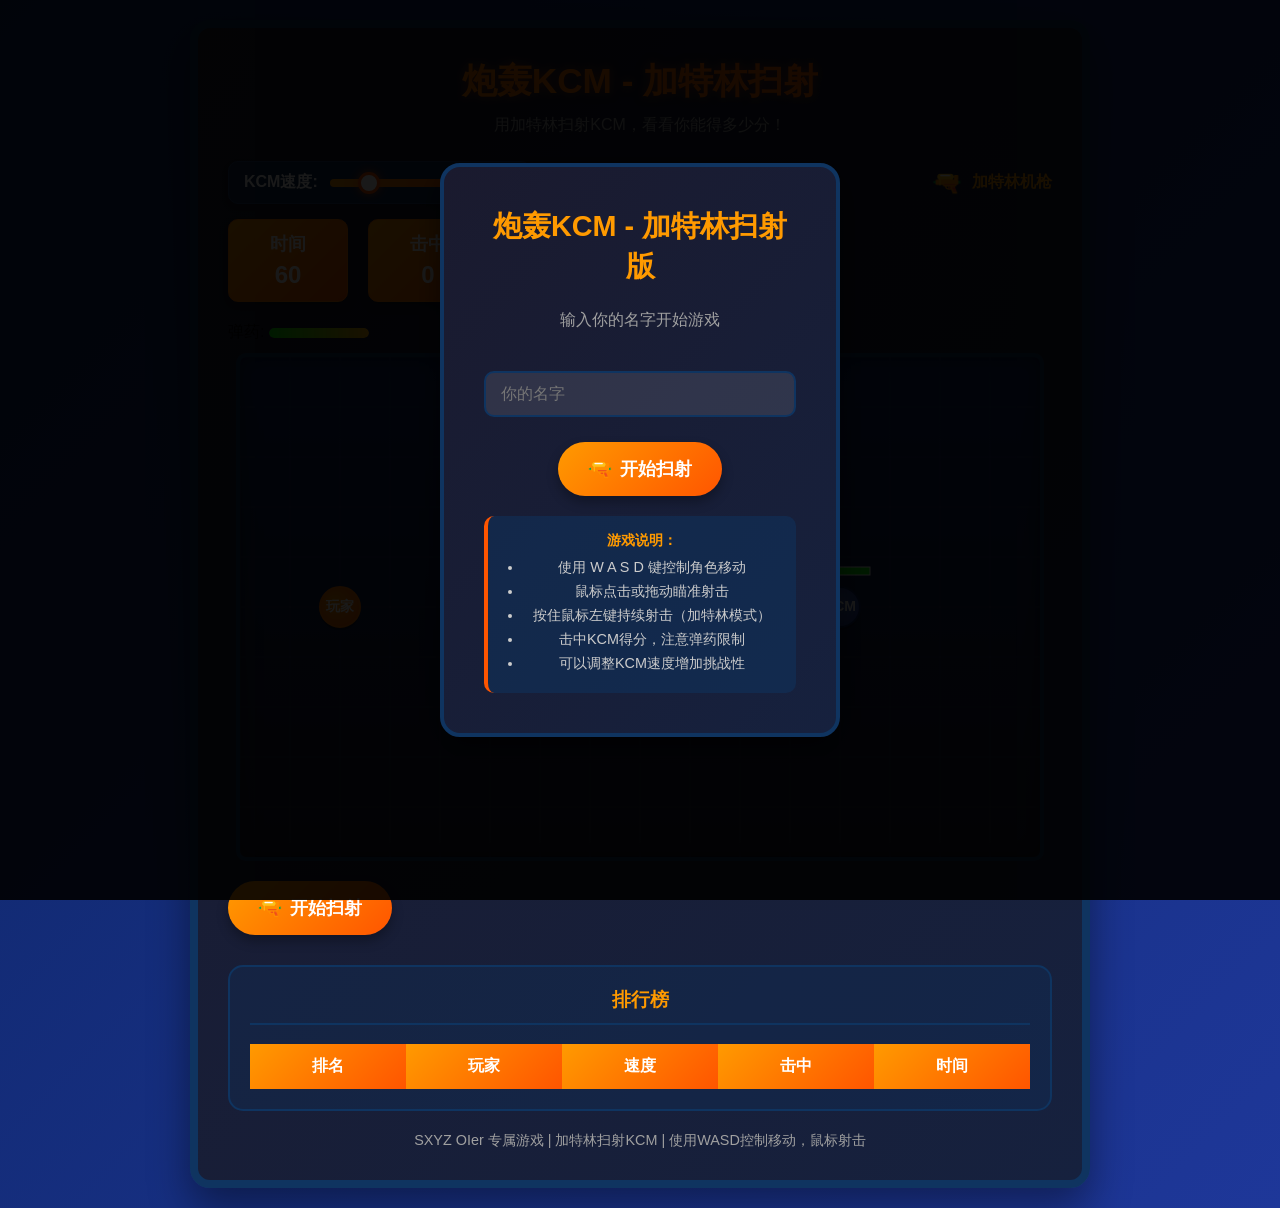
<file: KCM系列/KCM挖土豆2.0.html>
﻿<!DOCTYPE html>
<html lang="zh-CN">
<head>
    <meta charset="UTF-8">
    <meta name="viewport" content="width=device-width, initial-scale=1.0">
    <title>炮轰KCM - 加特林扫射版</title>
    <style>
        * {
            box-sizing: border-box;
        }
        
        body { 
            font-family: 'Arial', 'Microsoft YaHei', sans-serif; 
            margin: 0; 
            padding: 20px; 
            background: linear-gradient(135deg, #0c2461 0%, #1e3799 100%);
            min-height: 100vh;
            display: flex;
            justify-content: center;
            align-items: center;
        }
        
        #game-container { 
            position: relative;
            width: 100%;
            max-width: 900px; 
            margin: 0 auto; 
            background: linear-gradient(135deg, #1a1a2e 0%, #16213e 100%); 
            padding: 30px; 
            border-radius: 20px; 
            overflow: hidden;
            box-shadow: 0 20px 40px rgba(0,0,0,0.4);
            border: 8px solid #0f3460;
        }
        
        .game-header {
            text-align: center;
            margin-bottom: 25px;
            position: relative;
        }
        
        .game-header h2 {
            font-size: 2.2rem;
            color: #fff;
            margin: 0 0 10px 0;
            background: linear-gradient(90deg, #ff9a00, #ff5500);
            -webkit-background-clip: text;
            background-clip: text;
            color: transparent;
            text-shadow: 0 0 10px rgba(255, 85, 0, 0.5);
        }
        
        .game-subtitle {
            color: #a0a0a0;
            font-size: 1rem;
            margin-bottom: 5px;
        }
        
        canvas { 
            background: linear-gradient(to bottom, #0c2461, #1a1a2e); 
            border: 4px solid #0f3460; 
            display: block; 
            margin: 0 auto; 
            border-radius: 10px;
            box-shadow: inset 0 0 20px rgba(0,0,0,0.5);
        }
        
        .controls { 
            margin: 20px 0; 
            display: flex; 
            justify-content: space-between; 
            align-items: center;
            flex-wrap: wrap;
            gap: 15px;
        }
        
        .control-group {
            display: flex;
            align-items: center;
            gap: 10px;
            background: rgba(15, 52, 96, 0.7);
            padding: 10px 15px;
            border-radius: 10px;
            box-shadow: 0 4px 6px rgba(0,0,0,0.2);
            border: 1px solid #1e3c72;
        }
        
        .control-group span {
            font-weight: bold;
            color: #fff;
        }
        
        .speed-slider-container {
            display: flex;
            align-items: center;
            gap: 15px;
        }
        
        input[type="range"] {
            width: 150px;
            -webkit-appearance: none;
            height: 8px;
            border-radius: 4px;
            background: linear-gradient(to right, #ff9a00, #ff5500);
            outline: none;
        }
        
        input[type="range"]::-webkit-slider-thumb {
            -webkit-appearance: none;
            width: 22px;
            height: 22px;
            border-radius: 50%;
            background: #fff;
            border: 3px solid #ff5500;
            cursor: pointer;
            box-shadow: 0 0 10px rgba(255, 85, 0, 0.8);
        }
        
        .game-stats {
            display: flex;
            gap: 20px;
        }
        
        .stat-box {
            background: linear-gradient(135deg, #ff9a00, #ff5500);
            color: white;
            padding: 12px 20px;
            border-radius: 10px;
            font-weight: bold;
            font-size: 1.1rem;
            min-width: 120px;
            text-align: center;
            box-shadow: 0 4px 8px rgba(0,0,0,0.3);
            border: 1px solid #ff7700;
        }
        
        .stat-box .stat-value {
            font-size: 1.5rem;
            margin-top: 5px;
        }
        
        .weapon-info {
            display: flex;
            align-items: center;
            gap: 10px;
            color: #ff9a00;
            font-weight: bold;
        }
        
        .weapon-icon {
            font-size: 1.5rem;
        }
        
        #leaderboard { 
            margin-top: 30px; 
            border: 2px solid #0f3460; 
            border-radius: 15px;
            padding: 20px; 
            max-height: 300px; 
            overflow-y: auto;
            background: rgba(15, 52, 96, 0.3);
        }
        
        #leaderboard h3 {
            text-align: center;
            margin-top: 0;
            color: #ff9a00;
            padding-bottom: 10px;
            border-bottom: 2px solid #0f3460;
        }
        
        table {
            width: 100%;
            border-collapse: collapse;
        }
        
        th {
            background: linear-gradient(135deg, #ff9a00, #ff5500);
            color: white;
            padding: 12px 8px;
            text-align: center;
        }
        
        tr:nth-child(even) {
            background-color: rgba(255, 255, 255, 0.05);
        }
        
        tr:hover {
            background-color: rgba(255, 154, 0, 0.1);
        }
        
        td {
            padding: 10px 8px;
            text-align: center;
            border-bottom: 1px solid rgba(255, 255, 255, 0.1);
            color: #fff;
        }
        
        @keyframes speechBubble {
            0% { transform: scale(0.5); opacity: 0; }
            100% { transform: scale(1); opacity: 1; }
        }
        
        #start-btn, #game-control-btn {
            background: linear-gradient(135deg, #ff9a00, #ff5500);
            color: white;
            border: none;
            padding: 15px 30px;
            font-size: 1.1rem;
            font-weight: bold;
            border-radius: 50px;
            cursor: pointer;
            transition: all 0.3s;
            box-shadow: 0 6px 12px rgba(0,0,0,0.3);
            position: relative;
            overflow: hidden;
            display: inline-flex;
            align-items: center;
            justify-content: center;
            gap: 8px;
        }
        
        #start-btn:hover, #game-control-btn:hover {
            transform: translateY(-3px);
            box-shadow: 0 10px 20px rgba(0,0,0,0.4);
        }
        
        #start-btn:active, #game-control-btn:active {
            transform: translateY(0);
        }
        
        #start-btn::after, #game-control-btn::after {
            content: "";
            position: absolute;
            top: 0;
            left: -100%;
            width: 100%;
            height: 100%;
            background: linear-gradient(90deg, transparent, rgba(255,255,255,0.3), transparent);
            transition: 0.5s;
        }
        
        #start-btn:hover::after, #game-control-btn:hover::after {
            left: 100%;
        }
        
        .btn-icon {
            font-size: 1.2rem;
        }
        
        #name-modal { 
            position: fixed; 
            top: 0; 
            left: 0;
            width: 100%; 
            height: 100%; 
            background: rgba(0,0,0,0.9); 
            display: flex; 
            justify-content: center; 
            align-items: center; 
            z-index: 1000;
            animation: fadeIn 0.3s ease-out;
        }
        
        @keyframes fadeIn {
            from { opacity: 0; }
            to { opacity: 1; }
        }
        
        .modal-content {
            background: linear-gradient(135deg, #1a1a2e 0%, #16213e 100%); 
            padding: 40px; 
            text-align: center; 
            border-radius: 20px; 
            box-shadow: 0 15px 30px rgba(0,0,0,0.5);
            max-width: 400px;
            width: 90%;
            animation: modalAppear 0.4s ease-out;
            border: 4px solid #0f3460;
        }
        
        @keyframes modalAppear {
            0% { transform: scale(0.8); opacity: 0; }
            100% { transform: scale(1); opacity: 1; }
        }
        
        .modal-content h2 {
            margin-top: 0;
            color: #ff9a00;
            font-size: 1.8rem;
        }
        
        .modal-content p {
            color: #a0a0a0;
            margin-bottom: 25px;
        }
        
        #player-name {
            padding: 12px 15px; 
            font-size: 1rem; 
            margin: 15px 0 25px; 
            width: 100%;
            border: 2px solid #0f3460;
            border-radius: 10px;
            transition: border-color 0.3s;
            background: rgba(255,255,255,0.1);
            color: white;
        }
        
        #player-name:focus {
            border-color: #ff5500;
            outline: none;
            box-shadow: 0 0 0 3px rgba(255, 85, 0, 0.3);
        }
        
        .game-instructions {
            background: rgba(15, 52, 96, 0.5);
            padding: 15px;
            border-radius: 10px;
            margin-top: 20px;
            font-size: 0.9rem;
            color: #ccc;
            border-left: 4px solid #ff5500;
        }
        
        .instructions-title {
            font-weight: bold;
            margin-bottom: 8px;
            color: #ff9a00;
        }
        
        .instructions-list {
            margin: 0;
            padding-left: 20px;
        }
        
        .instructions-list li {
            margin-bottom: 5px;
        }
        
        .game-footer {
            text-align: center;
            margin-top: 20px;
            color: #a0a0a0;
            font-size: 0.9rem;
        }
        
        /* 响应式设计 */
        @media (max-width: 768px) {
            body {
                padding: 10px;
            }
            
            #game-container {
                padding: 20px;
            }
            
            canvas {
                width: 100%;
                height: auto;
            }
            
            .controls {
                flex-direction: column;
                align-items: stretch;
            }
            
            .game-stats {
                justify-content: center;
            }
            
            .stat-box {
                min-width: 100px;
                padding: 10px 15px;
            }
        }
        
        /* 粒子效果 */
        .particle {
            position: absolute;
            width: 8px;
            height: 8px;
            background: #ff9a00;
            border-radius: 50%;
            pointer-events: none;
            z-index: 1;
        }
        
        /* 排名徽章 */
        .rank-1 { background: linear-gradient(135deg, #ffd700, #ffaa00) !important; }
        .rank-2 { background: linear-gradient(135deg, #c0c0c0, #a0a0a0) !important; }
        .rank-3 { background: linear-gradient(135deg, #cd7f32, #a0522d) !important; }
        
        .rank-badge {
            display: inline-block;
            width: 24px;
            height: 24px;
            border-radius: 50%;
            color: white;
            font-weight: bold;
            line-height: 24px;
            text-align: center;
            font-size: 0.8rem;
        }
        
        /* 射击轨迹 */
        .bullet-trail {
            position: absolute;
            pointer-events: none;
            z-index: 5;
        }
        
        /* 十字准星 */
        .crosshair {
            position: absolute;
            width: 20px;
            height: 20px;
            pointer-events: none;
            z-index: 10;
            display: none;
        }
        
        /* 弹药指示器 */
        .ammo-indicator {
            display: flex;
            align-items: center;
            gap: 5px;
        }
        
        .ammo-bar {
            width: 100px;
            height: 10px;
            background: rgba(255,255,255,0.1);
            border-radius: 5px;
            overflow: hidden;
        }
        
        .ammo-fill {
            height: 100%;
            background: linear-gradient(to right, #00ff00, #ffaa00);
            border-radius: 5px;
            transition: width 0.3s;
        }
        
        /* 命中效果 */
        .hit-effect {
            position: absolute;
            pointer-events: none;
            z-index: 10;
        }
        
        /* 枪口闪光 */
        .muzzle-flash {
            position: absolute;
            pointer-events: none;
            z-index: 10;
        }
    </style>
</head>
<body>
    <div id="name-modal">
        <div class="modal-content">
            <h2>炮轰KCM - 加特林扫射版</h2>
            <p>输入你的名字开始游戏</p>
            <input type="text" id="player-name" placeholder="你的名字" maxlength="10">
            <button id="start-btn">
                <span class="btn-icon">🔫</span> 开始扫射
            </button>
            <div class="game-instructions">
                <div class="instructions-title">游戏说明：</div>
                <ul class="instructions-list">
                    <li>使用 W A S D 键控制角色移动</li>
                    <li>鼠标点击或拖动瞄准射击</li>
                    <li>按住鼠标左键持续射击（加特林模式）</li>
                    <li>击中KCM得分，注意弹药限制</li>
                    <li>可以调整KCM速度增加挑战性</li>
                </ul>
            </div>
        </div>
    </div>

    <div id="game-container">
        <div class="game-header">
            <h2>炮轰KCM - 加特林扫射</h2>
            <div class="game-subtitle">用加特林扫射KCM，看看你能得多少分！</div>
        </div>
        
        <div class="controls">
            <div class="control-group">
                <span>KCM速度: </span>
                <div class="speed-slider-container">
                    <input type="range" id="speed-slider" min="1" max="10" value="3">
                    <span id="speed-value">3x</span>
                </div>
            </div>
            
            <div class="weapon-info">
                <div class="weapon-icon">🔫</div>
                <div>加特林机枪</div>
            </div>
            
            <div class="game-stats">
                <div class="stat-box">
                    <div>时间</div>
                    <div id="timer" class="stat-value">60</div>
                </div>
                <div class="stat-box">
                    <div>击中</div>
                    <div id="score" class="stat-value">0</div>
                </div>
                <div class="stat-box">
                    <div>弹药</div>
                    <div id="ammo" class="stat-value">100</div>
                </div>
            </div>
        </div>
        
        <div class="ammo-indicator" style="margin-bottom: 10px;">
            <span>弹药: </span>
            <div class="ammo-bar">
                <div id="ammo-fill" class="ammo-fill" style="width: 100%"></div>
            </div>
        </div>
        
        <canvas id="game-canvas" width="800" height="500"></canvas>
        
        <div class="controls">
            <button id="game-control-btn">
                <span class="btn-icon">🔫</span> 开始扫射
            </button>
        </div>
        
        <div id="leaderboard">
            <h3>排行榜</h3>
            <table>
                <thead>
                    <tr>
                        <th>排名</th>
                        <th>玩家</th>
                        <th>速度</th>
                        <th>击中</th>
                        <th>时间</th>
                    </tr>
                </thead>
                <tbody id="score-table"></tbody>
            </table>
        </div>
        
        <div id="KCM-speech"></div>
        
        <div class="game-footer">
            SXYZ OIer 专属游戏 | 加特林扫射KCM | 使用WASD控制移动，鼠标射击
        </div>
    </div>

    <script>
        // 游戏对象
        const canvas = document.getElementById('game-canvas');
        const ctx = canvas.getContext('2d');
        const hitPhrases = ["别打了！", "我错了！", "好痛！", "停火！", "投降！"];
        const idlePhrases = ["我先打东方了", "好无聊...", "加特林？就这？", "打不中我~"];
        
        // 游戏元素
        const player = { 
            x: 100, 
            y: 250, 
            radius: 20, 
            color: '#ff9a00',
            shadowColor: '#ff5500',
            isShooting: false,
            lastShot: 0,
            shotCooldown: 50, // 毫秒
            ammo: 100,
            maxAmmo: 100,
            ammoRegenRate: 0.5 // 每帧恢复的弹药
        };
        
        const KCM = { 
            x: 600, 
            y: 250, 
            radius: 20, 
            color: '#4a69bd',
            shadowColor: '#1e3799',
            health: 1,
            maxHealth: 1
        };
        
        // 游戏状态
        let gameInterval, timerInterval;
        let KCMSpeed = 3, timeLeft = 60, score = 0;
        let playerName = "玩家";
        let leaderboard = JSON.parse(localStorage.getItem('leaderboard')) || [];
        let isPlaying = false;
        let particles = [];
        let bullets = [];
        let crosshair = { x: 0, y: 0, visible: false };
        let mouseX = 0, mouseY = 0;
        let isMouseDown = false;
        let lastMouseClick = 0;
        let clickCooldown = 100; // 毫秒

        // 初始化游戏
        function initGame() {
            clearIntervals();
            resetPositions();
            updateDisplay();
            drawGame();
            
            document.getElementById('speed-slider').disabled = false;
            document.getElementById('speed-slider').value = 3;
            document.getElementById('speed-value').textContent = '3x';
            KCMSpeed = 3;
            
            document.getElementById('game-control-btn').innerHTML = '<span class="btn-icon">🔫</span> 开始扫射';
            isPlaying = false;
            
            // 隐藏十字准星
            crosshair.visible = false;
        }

        function startGame() {
            playerName = document.getElementById('player-name').value || "玩家";
            document.getElementById('name-modal').style.display = 'none';
            
            document.getElementById('speed-slider').disabled = true;
            document.getElementById('game-control-btn').innerHTML = '<span class="btn-icon">⏹️</span> 停止扫射';
            isPlaying = true;
            
            // 显示十字准星
            crosshair.visible = true;
            
            gameInterval = setInterval(gameLoop, 16);
            timerInterval = setInterval(() => {
                timeLeft--;
                updateDisplay();
                if(timeLeft <= 0) endGame();
            }, 1000);
            
            // 添加开始游戏粒子效果
            createParticleEffect(canvas.width/2, canvas.height/2, 20, '#ff9a00');
        }

        function gameLoop() {
            handleControls();
            updateBullets();
            KCMAI();
            updateParticles();
            regenAmmo();
            drawGame();
        }

        function updateBullets() {
            // 更新子弹位置
            for(let i = bullets.length - 1; i >= 0; i--) {
                const bullet = bullets[i];
                bullet.x += bullet.vx;
                bullet.y += bullet.vy;
                bullet.life--;
                
                // 检查子弹是否出界
                if(bullet.x < 0 || bullet.x > canvas.width || 
                   bullet.y < 0 || bullet.y > canvas.height || 
                   bullet.life <= 0) {
                    bullets.splice(i, 1);
                    continue;
                }
                
                // 检查子弹是否击中KCM
                if(checkBulletCollision(bullet, KCM)) {
                    // 击中KCM
                    score++;
                    KCM.health -= 10;
                    updateDisplay();
                    
                    // 创建击中效果
                    createHitEffect(bullet.x, bullet.y);
                    createParticleEffect(bullet.x, bullet.y, 10, '#ff5500');
                    
                    // 显示KCM说话
                    if(Math.random() < 0.3) {
                        showSpeech(hitPhrases);
                    }
                    
                    // 如果KCM生命值耗尽，重置位置和生命值
                    if(KCM.health <= 0) {
                        KCM.x = Math.random() * (canvas.width - 100) + 50;
                        KCM.y = Math.random() * (canvas.height - 100) + 50;
                        KCM.health = KCM.maxHealth;
                    }
                    
                    bullets.splice(i, 1);
                }
            }
            
            // 如果鼠标按下且弹药足够，自动射击
            if(isMouseDown && isPlaying && player.ammo > 0) {
                const now = Date.now();
                if(now - player.lastShot > player.shotCooldown) {
                    shootBullet();
                    player.lastShot = now;
                }
            }
        }

        function shootBullet() {
            if(player.ammo <= 0) return;
            
            // 消耗弹药
            updateAmmoDisplay();
            
            // 计算射击方向
            const dx = mouseX - player.x;
            const dy = mouseY - player.y;
            const distance = Math.sqrt(dx*dx + dy*dy);
            
            // 添加随机散布（模拟后坐力）
            const spread = 0.05;
            const angle = Math.atan2(dy, dx) + (Math.random() - 0.5) * spread;
            const speed = 15;
            
            // 创建子弹
            bullets.push({
                x: player.x + Math.cos(angle) * player.radius,
                y: player.y + Math.sin(angle) * player.radius,
                vx: Math.cos(angle) * speed,
                vy: Math.sin(angle) * speed,
                life: 100,
                color: '#ff9a00'
            });
            
            // 创建枪口闪光
            createMuzzleFlash(player.x, player.y, angle);
            
            // 创建射击粒子效果
            createParticleEffect(
                player.x + Math.cos(angle) * player.radius, 
                player.y + Math.sin(angle) * player.radius, 
                3, 
                '#ff9a00'
            );
        }

        function createMuzzleFlash(x, y, angle) {
            const flashX = x + Math.cos(angle) * (player.radius + 5);
            const flashY = y + Math.sin(angle) * (player.radius + 5);
            
            // 创建枪口闪光效果
            for(let i = 0; i < 5; i++) {
                const flashAngle = angle + (Math.random() - 0.5) * 0.5;
                const flashDistance = 5 + Math.random() * 10;
                const flashSize = 3 + Math.random() * 4;
                
                particles.push({
                    x: flashX,
                    y: flashY,
                    vx: Math.cos(flashAngle) * 5,
                    vy: Math.sin(flashAngle) * 5,
                    color: '#ffcc00',
                    life: 0.5,
                    decay: 0.1,
                    radius: flashSize
                });
            }
        }

        function createHitEffect(x, y) {
            // 创建击中KCM的效果
            for(let i = 0; i < 8; i++) {
                const angle = Math.random() * Math.PI * 2;
                const speed = 2 + Math.random() * 3;
                const size = 2 + Math.random() * 3;
                
                particles.push({
                    x: x,
                    y: y,
                    vx: Math.cos(angle) * speed,
                    vy: Math.sin(angle) * speed,
                    color: '#ff5500',
                    life: 1.0,
                    decay: 0.05 + Math.random() * 0.05,
                    radius: size
                });
            }
        }

        function checkBulletCollision(bullet, target) {
            const dx = bullet.x - target.x;
            const dy = bullet.y - target.y;
            return Math.sqrt(dx*dx + dy*dy) < target.radius;
        }

        function KCMAI() {
            // 如果KCM被击中，有概率向反方向移动
            if(KCM.health < KCM.maxHealth && Math.random() < 0.1) {
                const dx = KCM.x - player.x;
                const dy = KCM.y - player.y;
                const distance = Math.sqrt(dx*dx + dy*dy);
                
                if(distance > 0) {
                    KCM.x += (dx/distance) * KCMSpeed * 0.5;
                    KCM.y += (dy/distance) * KCMSpeed * 0.5;
                }
            } 
            // 正常移动
            else if(Math.random() < 0.01) {
                KCM.x += (Math.random() - 0.5) * 3;
                KCM.y += (Math.random() - 0.5) * 3;
            } 
            // 偶尔说话
            else if(Math.random() < 0.005) {
                showSpeech(idlePhrases);
            }
            
            // 确保KCM在画布内
            KCM.x = Math.max(50, Math.min(canvas.width-50, KCM.x));
            KCM.y = Math.max(50, Math.min(canvas.height-50, KCM.y));
        }

        function regenAmmo() {
            if(player.ammo < player.maxAmmo) {
                player.ammo = Math.min(player.maxAmmo, player.ammo + player.ammoRegenRate);
                updateAmmoDisplay();
            }
        }

        function showSpeech(phrases) {
            const bubble = document.getElementById('KCM-speech');
            bubble.textContent = phrases[Math.floor(Math.random()*phrases.length)];
            bubble.style.display = 'block';
            
            const bubbleWidth = bubble.offsetWidth;
            const maxLeft = canvas.width - bubbleWidth - 20;
            const bubbleX = Math.max(20, Math.min(maxLeft, KCM.x - bubbleWidth/2));
            
            bubble.style.left = (canvas.offsetLeft + bubbleX) + 'px';
            bubble.style.top = (canvas.offsetTop + KCM.y - 40) + 'px';
            
            setTimeout(() => {
                bubble.style.opacity = '0';
                setTimeout(() => {
                    bubble.style.display = 'none';
                    bubble.style.opacity = '1';
                }, 300);
            }, 2000);
        }

        function drawGame() {
            // 清除画布
            ctx.clearRect(0, 0, canvas.width, canvas.height);
            
            // 绘制背景网格
            drawGrid();
            
            // 绘制粒子
            drawParticles();
            
            // 绘制子弹
            drawBullets();
            
            // 绘制玩家
            drawCharacter(player, playerName, true);
            
            // 绘制KCM
            drawCharacter(KCM, 'KCM', false);
            
            // 绘制生命条
            drawHealthBar();
            
            // 绘制十字准星
            if(crosshair.visible) {
                drawCrosshair();
            }
        }
        
        function drawGrid() {
            ctx.strokeStyle = 'rgba(255, 255, 255, 0.05)';
            ctx.lineWidth = 1;
            
            // 垂直线
            for(let x = 0; x < canvas.width; x += 50) {
                ctx.beginPath();
                ctx.moveTo(x, 0);
                ctx.lineTo(x, canvas.height);
                ctx.stroke();
            }
            
            // 水平线
            for(let y = 0; y < canvas.height; y += 50) {
                ctx.beginPath();
                ctx.moveTo(0, y);
                ctx.lineTo(canvas.width, y);
                ctx.stroke();
            }
        }
        
        function drawCharacter(character, text, isPlayer) {
            // 阴影
            ctx.beginPath();
            ctx.arc(character.x, character.y + 3, character.radius, 0, Math.PI*2);
            ctx.fillStyle = 'rgba(0,0,0,0.3)';
            ctx.fill();
            
            // 主体
            ctx.beginPath();
            ctx.arc(character.x, character.y, character.radius, 0, Math.PI*2);
            const gradient = ctx.createRadialGradient(
                character.x - character.radius/3, 
                character.y - character.radius/3, 
                0,
                character.x, 
                character.y, 
                character.radius*1.5
            );
            
            if(isPlayer) {
                gradient.addColorStop(0, '#ff9a00');
                gradient.addColorStop(1, '#ff5500');
            } else {
                gradient.addColorStop(0, '#4a69bd');
                gradient.addColorStop(1, '#1e3799');
            }
            
            ctx.fillStyle = gradient;
            ctx.fill();
            
            // 边框
            ctx.beginPath();
            ctx.arc(character.x, character.y, character.radius, 0, Math.PI*2);
            ctx.lineWidth = 2;
            ctx.strokeStyle = isPlayer ? '#ff7700' : '#0c2461';
            ctx.stroke();
            
            // 如果是玩家，绘制枪管
            if(isPlayer && crosshair.visible) {
                const angle = Math.atan2(mouseY - player.y, mouseX - player.x);
                const barrelLength = player.radius + 10;
                const barrelEndX = player.x + Math.cos(angle) * barrelLength;
                const barrelEndY = player.y + Math.sin(angle) * barrelLength;
                
                ctx.beginPath();
                ctx.moveTo(player.x, player.y);
                ctx.lineTo(barrelEndX, barrelEndY);
                ctx.lineWidth = 4;
                ctx.strokeStyle = '#333';
                ctx.stroke();
                
                // 枪口
                ctx.beginPath();
                ctx.arc(barrelEndX, barrelEndY, 3, 0, Math.PI*2);
                ctx.fillStyle = '#666';
                ctx.fill();
            }
            
            // 文本
            ctx.fillStyle = 'white';
            ctx.font = 'bold 14px Arial';
            ctx.textAlign = 'center';
            ctx.textBaseline = 'middle';
            ctx.fillText(text, character.x, character.y);
        }
        
        function drawBullets() {
            for(const bullet of bullets) {
                // 子弹尾迹
                ctx.beginPath();
                ctx.moveTo(bullet.x, bullet.y);
                ctx.lineTo(bullet.x - bullet.vx * 0.3, bullet.y - bullet.vy * 0.3);
                ctx.lineWidth = 2;
                ctx.strokeStyle = 'rgba(255, 154, 0, 0.7)';
                ctx.stroke();
                
                // 子弹主体
                ctx.beginPath();
                ctx.arc(bullet.x, bullet.y, 3, 0, Math.PI*2);
                ctx.fillStyle = bullet.color;
                ctx.fill();
                
                // 子弹发光效果
                ctx.beginPath();
                ctx.arc(bullet.x, bullet.y, 5, 0, Math.PI*2);
                const glowGradient = ctx.createRadialGradient(
                    bullet.x, bullet.y, 0,
                    bullet.x, bullet.y, 5
                );
                glowGradient.addColorStop(0, 'rgba(255, 154, 0, 0.8)');
                glowGradient.addColorStop(1, 'rgba(255, 154, 0, 0)');
                ctx.fillStyle = glowGradient;
                ctx.fill();
            }
        }
        
        function drawHealthBar() {
            // KCM生命条背景
            ctx.fillStyle = 'rgba(0, 0, 0, 0.5)';
            ctx.fillRect(KCM.x - 30, KCM.y - 40, 60, 8);
            
            // KCM生命条填充
            const healthPercent = KCM.health / KCM.maxHealth;
            ctx.fillStyle = healthPercent > 0.5 ? '#00ff00' : 
                           healthPercent > 0.25 ? '#ffff00' : '#ff0000';
            ctx.fillRect(KCM.x - 30, KCM.y - 40, 60 * healthPercent, 8);
            
            // 生命条边框
            ctx.strokeStyle = '#fff';
            ctx.lineWidth = 1;
            ctx.strokeRect(KCM.x - 30, KCM.y - 40, 60, 8);
        }
        
        function drawCrosshair() {
            const size = 10;
            const thickness = 2;
            
            ctx.strokeStyle = '#ff5500';
            ctx.lineWidth = thickness;
            
            // 水平线
            ctx.beginPath();
            ctx.moveTo(mouseX - size, mouseY);
            ctx.lineTo(mouseX + size, mouseY);
            ctx.stroke();
            
            // 垂直线
            ctx.beginPath();
            ctx.moveTo(mouseX, mouseY - size);
            ctx.lineTo(mouseX, mouseY + size);
            ctx.stroke();
            
            // 中心点
            ctx.beginPath();
            ctx.arc(mouseX, mouseY, 2, 0, Math.PI*2);
            ctx.fillStyle = '#ff5500';
            ctx.fill();
        }
        
        function createParticleEffect(x, y, count, color) {
            for(let i = 0; i < count; i++) {
                particles.push({
                    x: x,
                    y: y,
                    vx: (Math.random() - 0.5) * 8,
                    vy: (Math.random() - 0.5) * 8,
                    color: color,
                    life: 1.0,
                    decay: 0.02 + Math.random() * 0.03,
                    radius: 3 + Math.random() * 5
                });
            }
        }
        
        function updateParticles() {
            for(let i = particles.length - 1; i >= 0; i--) {
                const p = particles[i];
                p.x += p.vx;
                p.y += p.vy;
                p.life -= p.decay;
                
                if(p.life <= 0) {
                    particles.splice(i, 1);
                }
            }
        }
        
        function drawParticles() {
            for(const p of particles) {
                ctx.globalAlpha = p.life;
                ctx.beginPath();
                ctx.arc(p.x, p.y, p.radius, 0, Math.PI*2);
                
                // 粒子发光效果
                const gradient = ctx.createRadialGradient(
                    p.x, p.y, 0,
                    p.x, p.y, p.radius
                );
                gradient.addColorStop(0, p.color);
                gradient.addColorStop(1, 'rgba(255, 255, 255, 0)');
                
                ctx.fillStyle = gradient;
                ctx.fill();
            }
            ctx.globalAlpha = 1.0;
        }

        function endGame() {
            clearIntervals();
            
            leaderboard.push({
                name: playerName,
                speed: KCMSpeed,
                score: score,
                time: 60-timeLeft
            });
            
            leaderboard.sort((a,b) => 
                b.speed - a.speed || 
                b.score - a.score || 
                a.time - b.time || 
                a.name.localeCompare(b.name));
            
            localStorage.setItem('leaderboard', JSON.stringify(leaderboard));
            updateLeaderboard();
            
            // 游戏结束效果
            createParticleEffect(canvas.width/2, canvas.height/2, 30, '#ff5500');
            
            setTimeout(() => {
                alert(`游戏结束！\n玩家: ${playerName}\n得分: ${score}\n速度: ${KCMSpeed}x`);
                initGame();
            }, 500);
        }

        function updateLeaderboard() {
            const table = document.getElementById('score-table');
            table.innerHTML = leaderboard.slice(0,10).map((entry,i) => {
                let rankClass = '';
                if(i === 0) rankClass = 'rank-1';
                else if(i === 1) rankClass = 'rank-2';
                else if(i === 2) rankClass = 'rank-3';
                
                return `<tr>
                    <td><span class="rank-badge ${rankClass}">${i+1}</span></td>
                    <td>${entry.name}</td>
                    <td>${entry.speed}x</td>
                    <td>${entry.score}</td>
                    <td>${entry.time}s</td>
                </tr>`;
            }).join('');
        }

        function resetPositions() {
            player.x = 100; player.y = 250;
            player.ammo = player.maxAmmo;
            player.isShooting = false;
            
            KCM.x = 600; KCM.y = 250;
            KCM.health = KCM.maxHealth;
            
            timeLeft = 60; 
            score = 0;
            bullets = [];
            particles = [];
        }

        function clearIntervals() {
            clearInterval(gameInterval);
            clearInterval(timerInterval);
        }

        function updateDisplay() {
            document.getElementById('timer').textContent = timeLeft;
            document.getElementById('score').textContent = score;
            
            // 时间警告
            if(timeLeft <= 10) {
                document.getElementById('timer').style.color = '#ff6b6b';
            } else {
                document.getElementById('timer').style.color = 'white';
            }
        }
        
        function updateAmmoDisplay() {
            document.getElementById('ammo').textContent = Math.floor(player.ammo);
            const ammoPercent = (player.ammo / player.maxAmmo) * 100;
            document.getElementById('ammo-fill').style.width = ammoPercent + '%';
            
            // 弹药警告
            if(player.ammo < 20) {
                document.getElementById('ammo-fill').style.background = 'linear-gradient(to right, #ff0000, #ff5500)';
            } else if(player.ammo < 50) {
                document.getElementById('ammo-fill').style.background = 'linear-gradient(to right, #ffff00, #ffaa00)';
            } else {
                document.getElementById('ammo-fill').style.background = 'linear-gradient(to right, #00ff00, #ffaa00)';
            }
        }

        // 事件监听
        document.getElementById('speed-slider').addEventListener('input', e => {
            KCMSpeed = parseInt(e.target.value);
            document.getElementById('speed-value').textContent = KCMSpeed + 'x';
        });
        
        document.getElementById('start-btn').addEventListener('click', startGame);
        document.getElementById('game-control-btn').addEventListener('click', function() {
            if(!isPlaying) {
                document.getElementById('name-modal').style.display = 'flex';
            } else {
                endGame();
            }
        });
        
        // 按Enter键也可以开始游戏
        document.getElementById('player-name').addEventListener('keypress', function(e) {
            if(e.key === 'Enter') {
                startGame();
            }
        });

        // 键盘控制
        const keys = {};
        document.addEventListener('keydown', e => {
            keys[e.key.toLowerCase()] = true;
        });
        document.addEventListener('keyup', e => {
            keys[e.key.toLowerCase()] = false;
        });

        // 鼠标控制
        canvas.addEventListener('mousemove', (e) => {
            const rect = canvas.getBoundingClientRect();
            mouseX = e.clientX - rect.left;
            mouseY = e.clientY - rect.top;
        });
        
        canvas.addEventListener('mousedown', (e) => {
            isMouseDown = true;
            
            // 点击射击
            if(isPlaying && player.ammo > 0) {
                const now = Date.now();
                if(now - lastMouseClick > clickCooldown) {
                    shootBullet();
                    lastMouseClick = now;
                }
            }
        });
        
        canvas.addEventListener('mouseup', () => {
            isMouseDown = false;
        });
        
        canvas.addEventListener('mouseleave', () => {
            isMouseDown = false;
        });

        function handleControls() {
            const speed = 8;
            if(keys['a'] || keys['arrowleft']) player.x -= speed;
            if(keys['d'] || keys['arrowright']) player.x += speed;
            if(keys['w'] || keys['arrowup']) player.y -= speed;
            if(keys['s'] || keys['arrowdown']) player.y += speed;
            
            player.x = Math.max(player.radius, Math.min(canvas.width - player.radius, player.x));
            player.y = Math.max(player.radius, Math.min(canvas.height - player.radius, player.y));
        }

        // 初始化游戏
        initGame();
        updateLeaderboard();
        updateAmmoDisplay();
        
        // 添加一些初始粒子效果
        setTimeout(() => {
            createParticleEffect(100, 250, 10, player.color);
            createParticleEffect(600, 250, 10, KCM.color);
        }, 500);
    </script>
</body>
</html>
</file>
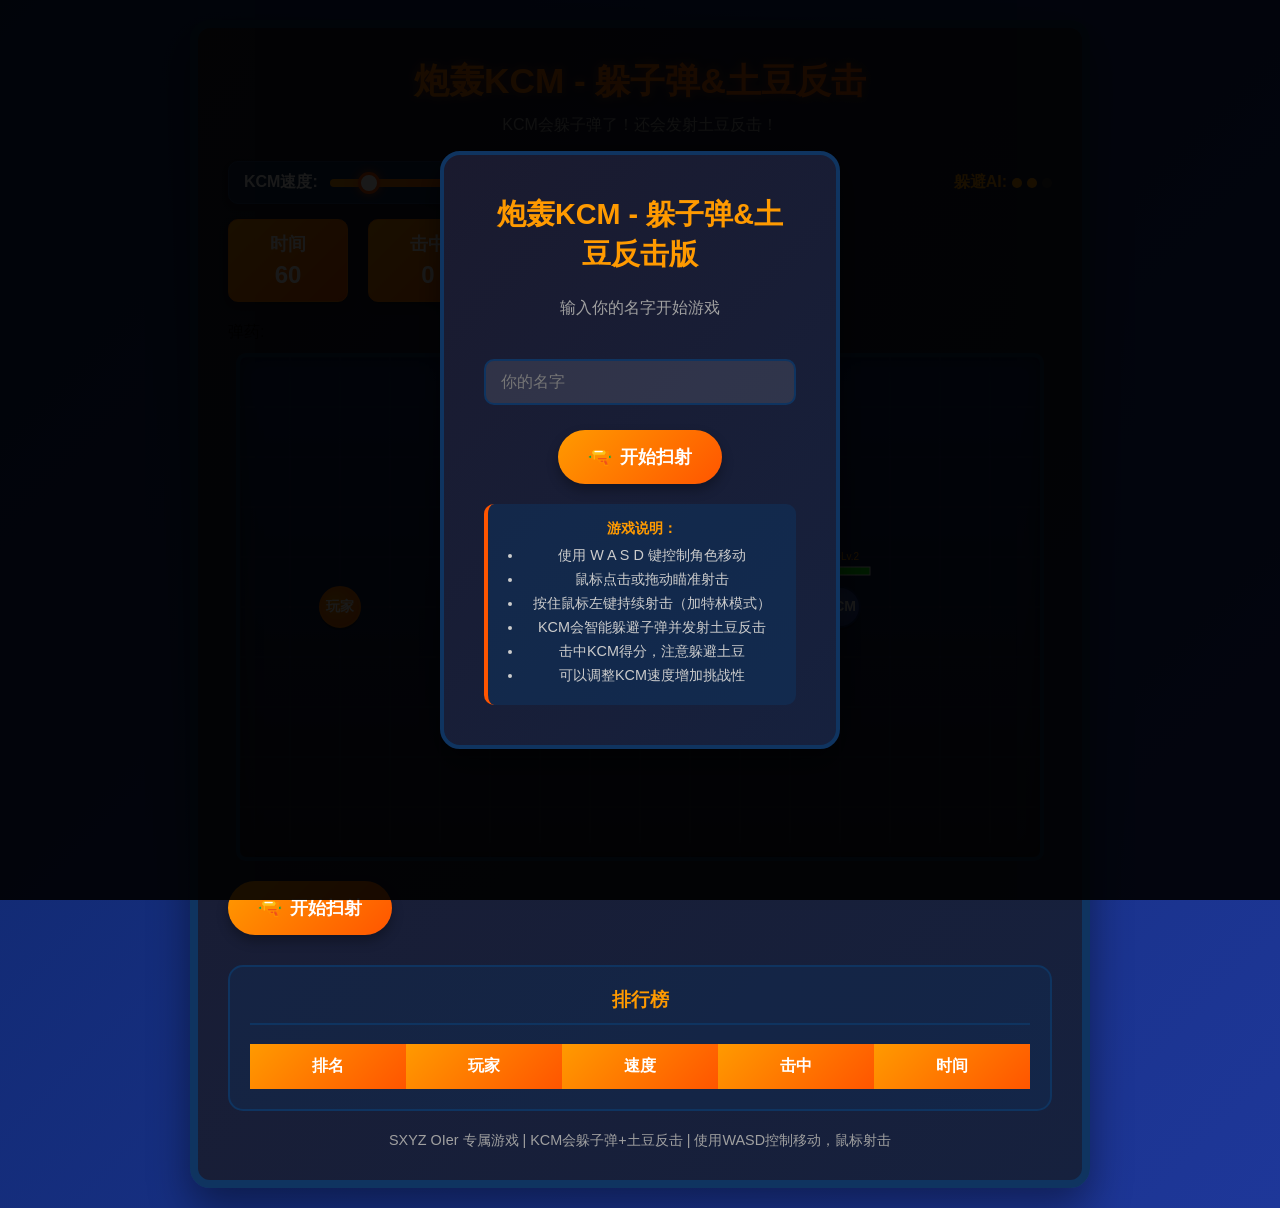
<file: KCM系列/KCM挖土豆3.0.html>
﻿<!DOCTYPE html>
<html lang="zh-CN">
<head>
    <meta charset="UTF-8">
    <meta name="viewport" content="width=device-width, initial-scale=1.0">
    <title>炮轰KCM - 躲子弹&土豆反击版</title>
    <style>
        * {
            box-sizing: border-box;
        }
        
        body { 
            font-family: 'Arial', 'Microsoft YaHei', sans-serif; 
            margin: 0; 
            padding: 20px; 
            background: linear-gradient(135deg, #0c2461 0%, #1e3799 100%);
            min-height: 100vh;
            display: flex;
            justify-content: center;
            align-items: center;
        }
        
        #game-container { 
            position: relative;
            width: 100%;
            max-width: 900px; 
            margin: 0 auto; 
            background: linear-gradient(135deg, #1a1a2e 0%, #16213e 100%); 
            padding: 30px; 
            border-radius: 20px; 
            overflow: hidden;
            box-shadow: 0 20px 40px rgba(0,0,0,0.4);
            border: 8px solid #0f3460;
        }
        
        .game-header {
            text-align: center;
            margin-bottom: 25px;
            position: relative;
        }
        
        .game-header h2 {
            font-size: 2.2rem;
            color: #fff;
            margin: 0 0 10px 0;
            background: linear-gradient(90deg, #ff9a00, #ff5500);
            -webkit-background-clip: text;
            background-clip: text;
            color: transparent;
            text-shadow: 0 0 10px rgba(255, 85, 0, 0.5);
        }
        
        .game-subtitle {
            color: #a0a0a0;
            font-size: 1rem;
            margin-bottom: 5px;
        }
        
        canvas { 
            background: linear-gradient(to bottom, #0c2461, #1a1a2e); 
            border: 4px solid #0f3460; 
            display: block; 
            margin: 0 auto; 
            border-radius: 10px;
            box-shadow: inset 0 0 20px rgba(0,0,0,0.5);
        }
        
        .controls { 
            margin: 20px 0; 
            display: flex; 
            justify-content: space-between; 
            align-items: center;
            flex-wrap: wrap;
            gap: 15px;
        }
        
        .control-group {
            display: flex;
            align-items: center;
            gap: 10px;
            background: rgba(15, 52, 96, 0.7);
            padding: 10px 15px;
            border-radius: 10px;
            box-shadow: 0 4px 6px rgba(0,0,0,0.2);
            border: 1px solid #1e3c72;
        }
        
        .control-group span {
            font-weight: bold;
            color: #fff;
        }
        
        .speed-slider-container {
            display: flex;
            align-items: center;
            gap: 15px;
        }
        
        input[type="range"] {
            width: 150px;
            -webkit-appearance: none;
            height: 8px;
            border-radius: 4px;
            background: linear-gradient(to right, #ff9a00, #ff5500);
            outline: none;
        }
        
        input[type="range"]::-webkit-slider-thumb {
            -webkit-appearance: none;
            width: 22px;
            height: 22px;
            border-radius: 50%;
            background: #fff;
            border: 3px solid #ff5500;
            cursor: pointer;
            box-shadow: 0 0 10px rgba(255, 85, 0, 0.8);
        }
        
        .game-stats {
            display: flex;
            gap: 20px;
        }
        
        .stat-box {
            background: linear-gradient(135deg, #ff9a00, #ff5500);
            color: white;
            padding: 12px 20px;
            border-radius: 10px;
            font-weight: bold;
            font-size: 1.1rem;
            min-width: 120px;
            text-align: center;
            box-shadow: 0 4px 8px rgba(0,0,0,0.3);
            border: 1px solid #ff7700;
        }
        
        .stat-box .stat-value {
            font-size: 1.5rem;
            margin-top: 5px;
        }
        
        .weapon-info {
            display: flex;
            align-items: center;
            gap: 10px;
            color: #ff9a00;
            font-weight: bold;
        }
        
        .weapon-icon {
            font-size: 1.5rem;
        }
        
        #leaderboard { 
            margin-top: 30px; 
            border: 2px solid #0f3460; 
            border-radius: 15px;
            padding: 20px; 
            max-height: 300px; 
            overflow-y: auto;
            background: rgba(15, 52, 96, 0.3);
        }
        
        #leaderboard h3 {
            text-align: center;
            margin-top: 0;
            color: #ff9a00;
            padding-bottom: 10px;
            border-bottom: 2px solid #0f3460;
        }
        
        table {
            width: 100%;
            border-collapse: collapse;
        }
        
        th {
            background: linear-gradient(135deg, #ff9a00, #ff5500);
            color: white;
            padding: 12px 8px;
            text-align: center;
        }
        
        tr:nth-child(even) {
            background-color: rgba(255, 255, 255, 0.05);
        }
        
        tr:hover {
            background-color: rgba(255, 154, 0, 0.1);
        }
        
        td {
            padding: 10px 8px;
            text-align: center;
            border-bottom: 1px solid rgba(255, 255, 255, 0.1);
            color: #fff;
        }
        
        #KCM-speech {
            position: absolute;
            background: rgba(0, 0, 0, 0.8);
            color: #ff9a00;
            padding: 8px 15px;
            border-radius: 15px;
            display: none;
            max-width: 200px;
            word-wrap: break-word;
            text-align: center;
            z-index: 100;
            box-shadow: 0 4px 10px rgba(0,0,0,0.5);
            border: 2px solid #ff5500;
            font-weight: bold;
            animation: speechBubble 0.3s ease-out;
        }
        
        @keyframes speechBubble {
            0% { transform: scale(0.5); opacity: 0; }
            100% { transform: scale(1); opacity: 1; }
        }
        
        #start-btn, #game-control-btn {
            background: linear-gradient(135deg, #ff9a00, #ff5500);
            color: white;
            border: none;
            padding: 15px 30px;
            font-size: 1.1rem;
            font-weight: bold;
            border-radius: 50px;
            cursor: pointer;
            transition: all 0.3s;
            box-shadow: 0 6px 12px rgba(0,0,0,0.3);
            position: relative;
            overflow: hidden;
            display: inline-flex;
            align-items: center;
            justify-content: center;
            gap: 8px;
        }
        
        #start-btn:hover, #game-control-btn:hover {
            transform: translateY(-3px);
            box-shadow: 0 10px 20px rgba(0,0,0,0.4);
        }
        
        #start-btn:active, #game-control-btn:active {
            transform: translateY(0);
        }
        
        #start-btn::after, #game-control-btn::after {
            content: "";
            position: absolute;
            top: 0;
            left: -100%;
            width: 100%;
            height: 100%;
            background: linear-gradient(90deg, transparent, rgba(255,255,255,0.3), transparent);
            transition: 0.5s;
        }
        
        #start-btn:hover::after, #game-control-btn:hover::after {
            left: 100%;
        }
        
        .btn-icon {
            font-size: 1.2rem;
        }
        
        #name-modal { 
            position: fixed; 
            top: 0; 
            left: 0;
            width: 100%; 
            height: 100%; 
            background: rgba(0,0,0,0.9); 
            display: flex; 
            justify-content: center; 
            align-items: center; 
            z-index: 1000;
            animation: fadeIn 0.3s ease-out;
        }
        
        @keyframes fadeIn {
            from { opacity: 0; }
            to { opacity: 1; }
        }
        
        .modal-content {
            background: linear-gradient(135deg, #1a1a2e 0%, #16213e 100%); 
            padding: 40px; 
            text-align: center; 
            border-radius: 20px; 
            box-shadow: 0 15px 30px rgba(0,0,0,0.5);
            max-width: 400px;
            width: 90%;
            animation: modalAppear 0.4s ease-out;
            border: 4px solid #0f3460;
        }
        
        @keyframes modalAppear {
            0% { transform: scale(0.8); opacity: 0; }
            100% { transform: scale(1); opacity: 1; }
        }
        
        .modal-content h2 {
            margin-top: 0;
            color: #ff9a00;
            font-size: 1.8rem;
        }
        
        .modal-content p {
            color: #a0a0a0;
            margin-bottom: 25px;
        }
        
        #player-name {
            padding: 12px 15px; 
            font-size: 1rem; 
            margin: 15px 0 25px; 
            width: 100%;
            border: 2px solid #0f3460;
            border-radius: 10px;
            transition: border-color 0.3s;
            background: rgba(255,255,255,0.1);
            color: white;
        }
        
        #player-name:focus {
            border-color: #ff5500;
            outline: none;
            box-shadow: 0 0 0 3px rgba(255, 85, 0, 0.3);
        }
        
        .game-instructions {
            background: rgba(15, 52, 96, 0.5);
            padding: 15px;
            border-radius: 10px;
            margin-top: 20px;
            font-size: 0.9rem;
            color: #ccc;
            border-left: 4px solid #ff5500;
        }
        
        .instructions-title {
            font-weight: bold;
            margin-bottom: 8px;
            color: #ff9a00;
        }
        
        .instructions-list {
            margin: 0;
            padding-left: 20px;
        }
        
        .instructions-list li {
            margin-bottom: 5px;
        }
        
        .game-footer {
            text-align: center;
            margin-top: 20px;
            color: #a0a0a0;
            font-size: 0.9rem;
        }
        
        /* 响应式设计 */
        @media (max-width: 768px) {
            body {
                padding: 10px;
            }
            
            #game-container {
                padding: 20px;
            }
            
            canvas {
                width: 100%;
                height: auto;
            }
            
            .controls {
                flex-direction: column;
                align-items: stretch;
            }
            
            .game-stats {
                justify-content: center;
            }
            
            .stat-box {
                min-width: 100px;
                padding: 10px 15px;
            }
        }
        
        /* 粒子效果 */
        .particle {
            position: absolute;
            width: 8px;
            height: 8px;
            background: #ff9a00;
            border-radius: 50%;
            pointer-events: none;
            z-index: 1;
        }
        
        /* 排名徽章 */
        .rank-1 { background: linear-gradient(135deg, #ffd700, #ffaa00) !important; }
        .rank-2 { background: linear-gradient(135deg, #c0c0c0, #a0a0a0) !important; }
        .rank-3 { background: linear-gradient(135deg, #cd7f32, #a0522d) !important; }
        
        .rank-badge {
            display: inline-block;
            width: 24px;
            height: 24px;
            border-radius: 50%;
            color: white;
            font-weight: bold;
            line-height: 24px;
            text-align: center;
            font-size: 0.8rem;
        }
        
        /* 难度指示器 */
        .difficulty-indicator {
            display: flex;
            align-items: center;
            gap: 5px;
            color: #ff9a00;
            font-weight: bold;
        }
        
        .difficulty-dot {
            width: 10px;
            height: 10px;
            border-radius: 50%;
            background: #333;
        }
        
        .difficulty-dot.active {
            background: #ff9a00;
        }
        
        /* 躲避指示器 */
        .dodge-indicator {
            position: absolute;
            width: 30px;
            height: 30px;
            border-radius: 50%;
            border: 2px dashed #ff9a00;
            pointer-events: none;
            z-index: 5;
            animation: dodgePulse 1s infinite;
        }
        
        @keyframes dodgePulse {
            0% { transform: scale(1); opacity: 1; }
            50% { transform: scale(1.2); opacity: 0.7; }
            100% { transform: scale(1); opacity: 1; }
        }
        
        /* 土豆样式 */
        .potato {
            position: absolute;
            pointer-events: none;
            z-index: 5;
        }
    </style>
</head>
<body>
    <div id="name-modal">
        <div class="modal-content">
            <h2>炮轰KCM - 躲子弹&土豆反击版</h2>
            <p>输入你的名字开始游戏</p>
            <input type="text" id="player-name" placeholder="你的名字" maxlength="10">
            <button id="start-btn">
                <span class="btn-icon">🔫</span> 开始扫射
            </button>
            <div class="game-instructions">
                <div class="instructions-title">游戏说明：</div>
                <ul class="instructions-list">
                    <li>使用 W A S D 键控制角色移动</li>
                    <li>鼠标点击或拖动瞄准射击</li>
                    <li>按住鼠标左键持续射击（加特林模式）</li>
                    <li>KCM会智能躲避子弹并发射土豆反击</li>
                    <li>击中KCM得分，注意躲避土豆</li>
                    <li>可以调整KCM速度增加挑战性</li>
                </ul>
            </div>
        </div>
    </div>

    <div id="game-container">
        <div class="game-header">
            <h2>炮轰KCM - 躲子弹&土豆反击</h2>
            <div class="game-subtitle">KCM会躲子弹了！还会发射土豆反击！</div>
        </div>
        
        <div class="controls">
            <div class="control-group">
                <span>KCM速度: </span>
                <div class="speed-slider-container">
                    <input type="range" id="speed-slider" min="1" max="10" value="3">
                    <span id="speed-value">3x</span>
                </div>
            </div>
            
            <div class="weapon-info">
                <div class="weapon-icon">🔫</div>
                <div>加特林机枪</div>
            </div>
            
            <div class="difficulty-indicator">
                <span>躲避AI: </span>
                <div class="difficulty-dot active"></div>
                <div class="difficulty-dot active"></div>
                <div class="difficulty-dot"></div>
            </div>
            
            <div class="game-stats">
                <div class="stat-box">
                    <div>时间</div>
                    <div id="timer" class="stat-value">60</div>
                </div>
                <div class="stat-box">
                    <div>击中</div>
                    <div id="score" class="stat-value">0</div>
                </div>
                <div class="stat-box">
                    <div>弹药</div>
                    <div id="ammo" class="stat-value">100</div>
                </div>
            </div>
        </div>
        
        <div class="ammo-indicator" style="margin-bottom: 10px;">
            <span>弹药: </span>
            <div class="ammo-bar">
                <div id="ammo-fill" class="ammo-fill" style="width: 100%"></div>
            </div>
        </div>
        
        <canvas id="game-canvas" width="800" height="500"></canvas>
        
        <div class="controls">
            <button id="game-control-btn">
                <span class="btn-icon">🔫</span> 开始扫射
            </button>
        </div>
        
        <div id="leaderboard">
            <h3>排行榜</h3>
            <table>
                <thead>
                    <tr>
                        <th>排名</th>
                        <th>玩家</th>
                        <th>速度</th>
                        <th>击中</th>
                        <th>时间</th>
                    </tr>
                </thead>
                <tbody id="score-table"></tbody>
            </table>
        </div>
        
        <div id="KCM-speech"></div>
        
        <div class="game-footer">
            SXYZ OIer 专属游戏 | KCM会躲子弹+土豆反击 | 使用WASD控制移动，鼠标射击
        </div>
    </div>

    <script>
        // 游戏对象
        const canvas = document.getElementById('game-canvas');
        const ctx = canvas.getContext('2d');
        const hitPhrases = ["打不中！", "我闪！", "就这？", "太慢了！", "土豆攻击！"];
        const idlePhrases = ["我先打东方了", "好无聊...", "加特林？就这？", "挖土豆去~"];
        const dodgePhrases = ["预判！", "我躲！", "打不到~", "太简单了"];
        
        // 游戏元素
        const player = { 
            x: 100, 
            y: 250, 
            radius: 20, 
            color: '#ff9a00',
            shadowColor: '#ff5500',
            isShooting: false,
            lastShot: 0,
            shotCooldown: 50, // 毫秒
            ammo: 100,
            maxAmmo: 100,
            ammoRegenRate: 0.5, // 每帧恢复的弹药
            hitByPotato: false,
            potatoHitTime: 0
        };
        
        const KCM = { 
            x: 600, 
            y: 250, 
            radius: 20, 
            color: '#4a69bd',
            shadowColor: '#1e3799',
            health: 100,
            maxHealth: 100,
            dodgeCooldown: 0,
            lastDodgeTime: 0,
            dodgeCooldownTime: 1000, // 毫秒
            lastPotatoShot: 0,
            potatoShotCooldown: 1500, // 毫秒
            dodgeLevel: 2, // 躲避等级 1-3
            movePattern: 0, // 移动模式
            movePatternTimer: 0
        };
        
        // 游戏状态
        let gameInterval, timerInterval;
        let KCMSpeed = 3, timeLeft = 60, score = 0;
        let playerName = "玩家";
        let leaderboard = JSON.parse(localStorage.getItem('leaderboard')) || [];
        let isPlaying = false;
        let particles = [];
        let bullets = [];
        let potatoes = []; // KCM发射的土豆
        let crosshair = { x: 0, y: 0, visible: false };
        let mouseX = 0, mouseY = 0;
        let isMouseDown = false;
        let lastMouseClick = 0;
        let clickCooldown = 100; // 毫秒
        let dodgeIndicator = { x: 0, y: 0, visible: false, timer: 0 };

        // 初始化游戏
        function initGame() {
            clearIntervals();
            resetPositions();
            updateDisplay();
            drawGame();
            
            document.getElementById('speed-slider').disabled = false;
            document.getElementById('speed-slider').value = 3;
            document.getElementById('speed-value').textContent = '3x';
            KCMSpeed = 3;
            
            document.getElementById('game-control-btn').innerHTML = '<span class="btn-icon">🔫</span> 开始扫射';
            isPlaying = false;
            
            // 隐藏十字准星
            crosshair.visible = false;
            dodgeIndicator.visible = false;
        }

        function startGame() {
            playerName = document.getElementById('player-name').value || "玩家";
            document.getElementById('name-modal').style.display = 'none';
            
            document.getElementById('speed-slider').disabled = true;
            document.getElementById('game-control-btn').innerHTML = '<span class="btn-icon">⏹️</span> 停止扫射';
            isPlaying = true;
            
            // 根据速度设置KCM的躲避等级
            KCM.dodgeLevel = Math.min(3, Math.max(1, Math.floor(KCMSpeed / 3)));
            updateDifficultyIndicator();
            
            // 显示十字准星
            crosshair.visible = true;
            
            gameInterval = setInterval(gameLoop, 16);
            timerInterval = setInterval(() => {
                timeLeft--;
                updateDisplay();
                if(timeLeft <= 0) endGame();
            }, 1000);
            
            // 添加开始游戏粒子效果
            createParticleEffect(canvas.width/2, canvas.height/2, 20, '#ff9a00');
        }

        function gameLoop() {
            handleControls();
            updateBullets();
            updatePotatoes();
            KCMAI();
            updateParticles();
            regenAmmo();
            updateDodgeIndicator();
            updatePlayerHitEffect();
            drawGame();
        }

        function updateBullets() {
            // 更新子弹位置
            for(let i = bullets.length - 1; i >= 0; i--) {
                const bullet = bullets[i];
                bullet.x += bullet.vx;
                bullet.y += bullet.vy;
                bullet.life--;
                
                // 检查子弹是否出界
                if(bullet.x < 0 || bullet.x > canvas.width || 
                   bullet.y < 0 || bullet.y > canvas.height || 
                   bullet.life <= 0) {
                    bullets.splice(i, 1);
                    continue;
                }
                
                // 检查子弹是否击中KCM
                if(checkBulletCollision(bullet, KCM)) {
                    // 根据KCM的躲避等级决定是否真的击中
                    const dodgeChance = KCM.dodgeLevel * 0.2; // 20%, 40%, 60%躲避几率
                    if(Math.random() > dodgeChance) {
                        // 真正击中KCM
                        score++;
                        KCM.health -= 10;
                        updateDisplay();
                        
                        // 创建击中效果
                        createHitEffect(bullet.x, bullet.y);
                        createParticleEffect(bullet.x, bullet.y, 10, '#ff5500');
                        
                        // 显示KCM说话
                        if(Math.random() < 0.3) {
                            showSpeech(hitPhrases);
                        }
                        
                        // 如果KCM生命值耗尽，重置位置和生命值
                        if(KCM.health <= 0) {
                            KCM.x = Math.random() * (canvas.width - 100) + 50;
                            KCM.y = Math.random() * (canvas.height - 100) + 50;
                            KCM.health = KCM.maxHealth;
                        }
                    } else {
                        // KCM成功躲避
                        createDodgeEffect(bullet.x, bullet.y);
                        if(Math.random() < 0.3) {
                            showSpeech(dodgePhrases);
                        }
                    }
                    
                    bullets.splice(i, 1);
                }
            }
            
            // 如果鼠标按下且弹药足够，自动射击
            if(isMouseDown && isPlaying && player.ammo > 0) {
                const now = Date.now();
                if(now - player.lastShot > player.shotCooldown) {
                    shootBullet();
                    player.lastShot = now;
                }
            }
        }

        function updatePotatoes() {
            // 更新土豆位置
            for(let i = potatoes.length - 1; i >= 0; i--) {
                const potato = potatoes[i];
                potato.x += potato.vx;
                potato.y += potato.vy;
                potato.life--;
                
                // 检查土豆是否出界
                if(potato.x < 0 || potato.x > canvas.width || 
                   potato.y < 0 || potato.y > canvas.height || 
                   potato.life <= 0) {
                    potatoes.splice(i, 1);
                    continue;
                }
                
                // 检查土豆是否击中玩家
                if(checkPotatoCollision(potato, player)) {
                    // 土豆击中玩家，但没有伤害，只是效果
                    player.hitByPotato = true;
                    player.potatoHitTime = Date.now();
                    
                    // 创建土豆击中效果
                    createPotatoHitEffect(potato.x, potato.y);
                    
                    potatoes.splice(i, 1);
                }
            }
        }

        function updatePlayerHitEffect() {
            if(player.hitByPotato) {
                const now = Date.now();
                if(now - player.potatoHitTime > 1000) { // 1秒效果
                    player.hitByPotato = false;
                }
            }
        }

        function shootBullet() {
            if(player.ammo <= 0) return;
            
            // 消耗弹药
            player.ammo--;
            updateAmmoDisplay();
            
            // 计算射击方向
            const dx = mouseX - player.x;
            const dy = mouseY - player.y;
            const distance = Math.sqrt(dx*dx + dy*dy);
            
            // 添加随机散布（模拟后坐力）
            const spread = 0.05;
            const angle = Math.atan2(dy, dx) + (Math.random() - 0.5) * spread;
            const speed = 15;
            
            // 创建子弹
            bullets.push({
                x: player.x + Math.cos(angle) * player.radius,
                y: player.y + Math.sin(angle) * player.radius,
                vx: Math.cos(angle) * speed,
                vy: Math.sin(angle) * speed,
                life: 100,
                color: '#ff9a00'
            });
            
            // 创建枪口闪光
            createMuzzleFlash(player.x, player.y, angle);
            
            // 创建射击粒子效果
            createParticleEffect(
                player.x + Math.cos(angle) * player.radius, 
                player.y + Math.sin(angle) * player.radius, 
                3, 
                '#ff9a00'
            );
        }

        function shootPotato() {
            const now = Date.now();
            if(now - KCM.lastPotatoShot < KCM.potatoShotCooldown) return;
            
            KCM.lastPotatoShot = now;
            
            // 计算土豆发射方向（朝向玩家）
            const dx = player.x - KCM.x;
            const dy = player.y - KCM.y;
            const distance = Math.sqrt(dx*dx + dy*dy);
            
            if(distance === 0) return;
            
            const angle = Math.atan2(dy, dx);
            const speed = 3 + Math.random() * 2; // 土豆速度较慢
            
            // 添加一些随机偏差
            const deviation = 0.3;
            const finalAngle = angle + (Math.random() - 0.5) * deviation;
            
            // 创建土豆
            potatoes.push({
                x: KCM.x + Math.cos(finalAngle) * KCM.radius,
                y: KCM.y + Math.sin(finalAngle) * KCM.radius,
                vx: Math.cos(finalAngle) * speed,
                vy: Math.sin(finalAngle) * speed,
                life: 200, // 土豆存在时间
                rotation: 0,
                rotationSpeed: (Math.random() - 0.5) * 0.1,
                size: 12 + Math.random() * 6
            });
            
            // 创建土豆发射效果
            createParticleEffect(
                KCM.x + Math.cos(finalAngle) * KCM.radius,
                KCM.y + Math.sin(finalAngle) * KCM.radius,
                5,
                '#8B4513'
            );
        }

        function createMuzzleFlash(x, y, angle) {
            const flashX = x + Math.cos(angle) * (player.radius + 5);
            const flashY = y + Math.sin(angle) * (player.radius + 5);
            
            // 创建枪口闪光效果
            for(let i = 0; i < 5; i++) {
                const flashAngle = angle + (Math.random() - 0.5) * 0.5;
                const flashDistance = 5 + Math.random() * 10;
                const flashSize = 3 + Math.random() * 4;
                
                particles.push({
                    x: flashX,
                    y: flashY,
                    vx: Math.cos(flashAngle) * 5,
                    vy: Math.sin(flashAngle) * 5,
                    color: '#ffcc00',
                    life: 0.5,
                    decay: 0.1,
                    radius: flashSize
                });
            }
        }

        function createHitEffect(x, y) {
            // 创建击中KCM的效果
            for(let i = 0; i < 8; i++) {
                const angle = Math.random() * Math.PI * 2;
                const speed = 2 + Math.random() * 3;
                const size = 2 + Math.random() * 3;
                
                particles.push({
                    x: x,
                    y: y,
                    vx: Math.cos(angle) * speed,
                    vy: Math.sin(angle) * speed,
                    color: '#ff5500',
                    life: 1.0,
                    decay: 0.05 + Math.random() * 0.05,
                    radius: size
                });
            }
        }

        function createDodgeEffect(x, y) {
            // 创建躲避效果
            for(let i = 0; i < 6; i++) {
                const angle = Math.random() * Math.PI * 2;
                const speed = 1 + Math.random() * 2;
                const size = 2 + Math.random() * 3;
                
                particles.push({
                    x: x,
                    y: y,
                    vx: Math.cos(angle) * speed,
                    vy: Math.sin(angle) * speed,
                    color: '#4a69bd',
                    life: 0.8,
                    decay: 0.05 + Math.random() * 0.05,
                    radius: size
                });
            }
        }

        function createPotatoHitEffect(x, y) {
            // 创建土豆击中玩家的效果
            for(let i = 0; i < 10; i++) {
                const angle = Math.random() * Math.PI * 2;
                const speed = 1 + Math.random() * 2;
                const size = 3 + Math.random() * 4;
                
                particles.push({
                    x: x,
                    y: y,
                    vx: Math.cos(angle) * speed,
                    vy: Math.sin(angle) * speed,
                    color: '#8B4513',
                    life: 1.0,
                    decay: 0.05 + Math.random() * 0.05,
                    radius: size
                });
            }
        }

        function checkBulletCollision(bullet, target) {
            const dx = bullet.x - target.x;
            const dy = bullet.y - target.y;
            return Math.sqrt(dx*dx + dy*dy) < target.radius + 3;
        }

        function checkPotatoCollision(potato, target) {
            const dx = potato.x - target.x;
            const dy = potato.y - target.y;
            return Math.sqrt(dx*dx + dy*dy) < target.radius + potato.size/2;
        }

        function KCMAI() {
            const now = Date.now();
            
            // 更新移动模式计时器
            KCM.movePatternTimer++;
            if(KCM.movePatternTimer > 100) {
                KCM.movePattern = Math.floor(Math.random() * 3);
                KCM.movePatternTimer = 0;
            }
            
            // 检查是否需要躲避子弹
            let shouldDodge = false;
            let dodgeX = 0, dodgeY = 0;
            
            // 检查最近的子弹
            for(const bullet of bullets) {
                const dx = bullet.x - KCM.x;
                const dy = bullet.y - KCM.y;
                const distance = Math.sqrt(dx*dx + dy*dy);
                const timeToHit = distance / Math.sqrt(bullet.vx*bullet.vx + bullet.vy*bullet.vy);
                
                // 如果子弹在2秒内会击中KCM，尝试躲避
                if(timeToHit < 2 && distance < 300) {
                    shouldDodge = true;
                    
                    // 计算子弹方向
                    const bulletAngle = Math.atan2(bullet.vy, bullet.vx);
                    
                    // 计算躲避方向（垂直于子弹方向）
                    const dodgeAngle = bulletAngle + (Math.random() > 0.5 ? Math.PI/2 : -Math.PI/2);
                    
                    dodgeX = Math.cos(dodgeAngle);
                    dodgeY = Math.sin(dodgeAngle);
                    
                    // 显示躲避指示器
                    dodgeIndicator.x = KCM.x + dodgeX * 30;
                    dodgeIndicator.y = KCM.y + dodgeY * 30;
                    dodgeIndicator.visible = true;
                    dodgeIndicator.timer = 10;
                    
                    break;
                }
            }
            
            // 执行躲避或正常移动
            if(shouldDodge && now - KCM.lastDodgeTime > KCM.dodgeCooldownTime) {
                // 躲避子弹
                KCM.x += dodgeX * KCMSpeed * 1.5;
                KCM.y += dodgeY * KCMSpeed * 1.5;
                KCM.lastDodgeTime = now;
                
                if(Math.random() < 0.1) {
                    showSpeech(dodgePhrases);
                }
            } else {
                // 正常移动模式
                switch(KCM.movePattern) {
                    case 0: // 随机漫步
                        KCM.x += (Math.random() - 0.5) * KCMSpeed;
                        KCM.y += (Math.random() - 0.5) * KCMSpeed;
                        break;
                    case 1: // 绕圈移动
                        const circleAngle = KCM.movePatternTimer * 0.1;
                        KCM.x += Math.cos(circleAngle) * KCMSpeed * 0.5;
                        KCM.y += Math.sin(circleAngle) * KCMSpeed * 0.5;
                        break;
                    case 2: // 接近玩家
                        const dx = player.x - KCM.x;
                        const dy = player.y - KCM.y;
                        const distance = Math.sqrt(dx*dx + dy*dy);
                        if(distance > 150) {
                            KCM.x += (dx/distance) * KCMSpeed * 0.7;
                            KCM.y += (dy/distance) * KCMSpeed * 0.7;
                        }
                        break;
                }
            }
            
            // 确保KCM在画布内
            KCM.x = Math.max(50, Math.min(canvas.width-50, KCM.x));
            KCM.y = Math.max(50, Math.min(canvas.height-50, KCM.y));
            
            // 偶尔说话
            if(Math.random() < 0.005) {
                showSpeech(idlePhrases);
            }
            
            // 发射土豆反击
            if(Math.random() < 0.02) { // 2%概率每帧发射土豆
                shootPotato();
            }
        }

        function updateDodgeIndicator() {
            if(dodgeIndicator.timer > 0) {
                dodgeIndicator.timer--;
            } else {
                dodgeIndicator.visible = false;
            }
        }

        function regenAmmo() {
            if(player.ammo < player.maxAmmo) {
                player.ammo = Math.min(player.maxAmmo, player.ammo + player.ammoRegenRate);
                updateAmmoDisplay();
            }
        }

        function showSpeech(phrases) {
            const bubble = document.getElementById('KCM-speech');
            bubble.textContent = phrases[Math.floor(Math.random()*phrases.length)];
            bubble.style.display = 'block';
            
            const bubbleWidth = bubble.offsetWidth;
            const maxLeft = canvas.width - bubbleWidth - 20;
            const bubbleX = Math.max(20, Math.min(maxLeft, KCM.x - bubbleWidth/2));
            
            bubble.style.left = (canvas.offsetLeft + bubbleX) + 'px';
            bubble.style.top = (canvas.offsetTop + KCM.y - 40) + 'px';
            
            setTimeout(() => {
                bubble.style.opacity = '0';
                setTimeout(() => {
                    bubble.style.display = 'none';
                    bubble.style.opacity = '1';
                }, 300);
            }, 2000);
        }

        function drawGame() {
            // 清除画布
            ctx.clearRect(0, 0, canvas.width, canvas.height);
            
            // 绘制背景网格
            drawGrid();
            
            // 绘制粒子
            drawParticles();
            
            // 绘制子弹
            drawBullets();
            
            // 绘制土豆
            drawPotatoes();
            
            // 绘制玩家
            drawCharacter(player, playerName, true);
            
            // 绘制KCM
            drawCharacter(KCM, 'KCM', false);
            
            // 绘制生命条
            drawHealthBar();
            
            // 绘制十字准星
            if(crosshair.visible) {
                drawCrosshair();
            }
            
            // 绘制躲避指示器
            if(dodgeIndicator.visible) {
                drawDodgeIndicator();
            }
        }
        
        function drawGrid() {
            ctx.strokeStyle = 'rgba(255, 255, 255, 0.05)';
            ctx.lineWidth = 1;
            
            // 垂直线
            for(let x = 0; x < canvas.width; x += 50) {
                ctx.beginPath();
                ctx.moveTo(x, 0);
                ctx.lineTo(x, canvas.height);
                ctx.stroke();
            }
            
            // 水平线
            for(let y = 0; y < canvas.height; y += 50) {
                ctx.beginPath();
                ctx.moveTo(0, y);
                ctx.lineTo(canvas.width, y);
                ctx.stroke();
            }
        }
        
        function drawCharacter(character, text, isPlayer) {
            // 如果是玩家且被土豆击中，添加闪烁效果
            if(isPlayer && player.hitByPotato) {
                const flash = Math.sin(Date.now() / 100) > 0;
                if(!flash) return; // 闪烁效果
            }
            
            // 阴影
            ctx.beginPath();
            ctx.arc(character.x, character.y + 3, character.radius, 0, Math.PI*2);
            ctx.fillStyle = 'rgba(0,0,0,0.3)';
            ctx.fill();
            
            // 主体
            ctx.beginPath();
            ctx.arc(character.x, character.y, character.radius, 0, Math.PI*2);
            const gradient = ctx.createRadialGradient(
                character.x - character.radius/3, 
                character.y - character.radius/3, 
                0,
                character.x, 
                character.y, 
                character.radius*1.5
            );
            
            if(isPlayer) {
                gradient.addColorStop(0, '#ff9a00');
                gradient.addColorStop(1, '#ff5500');
            } else {
                gradient.addColorStop(0, '#4a69bd');
                gradient.addColorStop(1, '#1e3799');
            }
            
            ctx.fillStyle = gradient;
            ctx.fill();
            
            // 边框
            ctx.beginPath();
            ctx.arc(character.x, character.y, character.radius, 0, Math.PI*2);
            ctx.lineWidth = 2;
            ctx.strokeStyle = isPlayer ? '#ff7700' : '#0c2461';
            ctx.stroke();
            
            // 如果是玩家，绘制枪管
            if(isPlayer && crosshair.visible) {
                const angle = Math.atan2(mouseY - player.y, mouseX - player.x);
                const barrelLength = player.radius + 10;
                const barrelEndX = player.x + Math.cos(angle) * barrelLength;
                const barrelEndY = player.y + Math.sin(angle) * barrelLength;
                
                ctx.beginPath();
                ctx.moveTo(player.x, player.y);
                ctx.lineTo(barrelEndX, barrelEndY);
                ctx.lineWidth = 4;
                ctx.strokeStyle = '#333';
                ctx.stroke();
                
                // 枪口
                ctx.beginPath();
                ctx.arc(barrelEndX, barrelEndY, 3, 0, Math.PI*2);
                ctx.fillStyle = '#666';
                ctx.fill();
            }
            
            // 文本
            ctx.fillStyle = 'white';
            ctx.font = 'bold 14px Arial';
            ctx.textAlign = 'center';
            ctx.textBaseline = 'middle';
            ctx.fillText(text, character.x, character.y);
        }
        
        function drawBullets() {
            for(const bullet of bullets) {
                // 子弹尾迹
                ctx.beginPath();
                ctx.moveTo(bullet.x, bullet.y);
                ctx.lineTo(bullet.x - bullet.vx * 0.3, bullet.y - bullet.vy * 0.3);
                ctx.lineWidth = 2;
                ctx.strokeStyle = 'rgba(255, 154, 0, 0.7)';
                ctx.stroke();
                
                // 子弹主体
                ctx.beginPath();
                ctx.arc(bullet.x, bullet.y, 3, 0, Math.PI*2);
                ctx.fillStyle = bullet.color;
                ctx.fill();
                
                // 子弹发光效果
                ctx.beginPath();
                ctx.arc(bullet.x, bullet.y, 5, 0, Math.PI*2);
                const glowGradient = ctx.createRadialGradient(
                    bullet.x, bullet.y, 0,
                    bullet.x, bullet.y, 5
                );
                glowGradient.addColorStop(0, 'rgba(255, 154, 0, 0.8)');
                glowGradient.addColorStop(1, 'rgba(255, 154, 0, 0)');
                ctx.fillStyle = glowGradient;
                ctx.fill();
            }
        }
        
        function drawPotatoes() {
            for(const potato of potatoes) {
                // 更新土豆旋转
                potato.rotation += potato.rotationSpeed;
                
                // 保存画布状态
                ctx.save();
                
                // 移动到土豆位置并旋转
                ctx.translate(potato.x, potato.y);
                ctx.rotate(potato.rotation);
                
                // 绘制土豆（椭圆形）
                ctx.beginPath();
                ctx.ellipse(0, 0, potato.size, potato.size * 0.7, 0, 0, Math.PI * 2);
                
                // 土豆渐变颜色
                const potatoGradient = ctx.createRadialGradient(
                    0, 0, 0,
                    0, 0, potato.size
                );
                potatoGradient.addColorStop(0, '#DEB887');
                potatoGradient.addColorStop(1, '#8B4513');
                
                ctx.fillStyle = potatoGradient;
                ctx.fill();
                
                // 土豆斑点
                ctx.fillStyle = '#A0522D';
                for(let i = 0; i < 5; i++) {
                    const spotX = (Math.random() - 0.5) * potato.size * 0.8;
                    const spotY = (Math.random() - 0.5) * potato.size * 0.6;
                    const spotSize = potato.size * 0.2;
                    
                    ctx.beginPath();
                    ctx.arc(spotX, spotY, spotSize, 0, Math.PI * 2);
                    ctx.fill();
                }
                
                // 土豆阴影
                ctx.beginPath();
                ctx.ellipse(2, 2, potato.size, potato.size * 0.7, 0, 0, Math.PI * 2);
                ctx.fillStyle = 'rgba(0, 0, 0, 0.2)';
                ctx.fill();
                
                // 恢复画布状态
                ctx.restore();
                
                // 土豆轨迹
                ctx.beginPath();
                ctx.moveTo(potato.x, potato.y);
                ctx.lineTo(potato.x - potato.vx * 2, potato.y - potato.vy * 2);
                ctx.lineWidth = 1;
                ctx.strokeStyle = 'rgba(139, 69, 19, 0.3)';
                ctx.stroke();
            }
        }
        
        function drawHealthBar() {
            // KCM生命条背景
            ctx.fillStyle = 'rgba(0, 0, 0, 0.5)';
            ctx.fillRect(KCM.x - 30, KCM.y - 40, 60, 8);
            
            // KCM生命条填充
            const healthPercent = KCM.health / KCM.maxHealth;
            ctx.fillStyle = healthPercent > 0.5 ? '#00ff00' : 
                           healthPercent > 0.25 ? '#ffff00' : '#ff0000';
            ctx.fillRect(KCM.x - 30, KCM.y - 40, 60 * healthPercent, 8);
            
            // 生命条边框
            ctx.strokeStyle = '#fff';
            ctx.lineWidth = 1;
            ctx.strokeRect(KCM.x - 30, KCM.y - 40, 60, 8);
            
            // 显示躲避等级
            ctx.fillStyle = '#ff9a00';
            ctx.font = '10px Arial';
            ctx.textAlign = 'center';
            ctx.fillText(`躲避Lv.${KCM.dodgeLevel}`, KCM.x, KCM.y - 50);
        }
        
        function drawCrosshair() {
            const size = 10;
            const thickness = 2;
            
            ctx.strokeStyle = player.hitByPotato ? '#8B4513' : '#ff5500';
            ctx.lineWidth = thickness;
            
            // 水平线
            ctx.beginPath();
            ctx.moveTo(mouseX - size, mouseY);
            ctx.lineTo(mouseX + size, mouseY);
            ctx.stroke();
            
            // 垂直线
            ctx.beginPath();
            ctx.moveTo(mouseX, mouseY - size);
            ctx.lineTo(mouseX, mouseY + size);
            ctx.stroke();
            
            // 中心点
            ctx.beginPath();
            ctx.arc(mouseX, mouseY, 2, 0, Math.PI*2);
            ctx.fillStyle = player.hitByPotato ? '#8B4513' : '#ff5500';
            ctx.fill();
            
            // 如果被土豆击中，显示特殊效果
            if(player.hitByPotato) {
                ctx.beginPath();
                ctx.arc(mouseX, mouseY, 5, 0, Math.PI*2);
                ctx.strokeStyle = '#8B4513';
                ctx.lineWidth = 1;
                ctx.stroke();
            }
        }
        
        function drawDodgeIndicator() {
            ctx.strokeStyle = '#ff9a00';
            ctx.lineWidth = 2;
            ctx.setLineDash([5, 3]);
            
            ctx.beginPath();
            ctx.arc(dodgeIndicator.x, dodgeIndicator.y, 15, 0, Math.PI * 2);
            ctx.stroke();
            
            ctx.setLineDash([]);
            
            // 箭头指示躲避方向
            const arrowX = dodgeIndicator.x;
            const arrowY = dodgeIndicator.y;
            
            ctx.fillStyle = '#ff9a00';
            ctx.beginPath();
            ctx.moveTo(arrowX, arrowY - 8);
            ctx.lineTo(arrowX + 5, arrowY);
            ctx.lineTo(arrowX, arrowY + 8);
            ctx.closePath();
            ctx.fill();
        }
        
        function createParticleEffect(x, y, count, color) {
            for(let i = 0; i < count; i++) {
                particles.push({
                    x: x,
                    y: y,
                    vx: (Math.random() - 0.5) * 8,
                    vy: (Math.random() - 0.5) * 8,
                    color: color,
                    life: 1.0,
                    decay: 0.02 + Math.random() * 0.03,
                    radius: 3 + Math.random() * 5
                });
            }
        }
        
        function updateParticles() {
            for(let i = particles.length - 1; i >= 0; i--) {
                const p = particles[i];
                p.x += p.vx;
                p.y += p.vy;
                p.life -= p.decay;
                
                if(p.life <= 0) {
                    particles.splice(i, 1);
                }
            }
        }
        
        function drawParticles() {
            for(const p of particles) {
                ctx.globalAlpha = p.life;
                ctx.beginPath();
                ctx.arc(p.x, p.y, p.radius, 0, Math.PI*2);
                
                // 粒子发光效果
                const gradient = ctx.createRadialGradient(
                    p.x, p.y, 0,
                    p.x, p.y, p.radius
                );
                gradient.addColorStop(0, p.color);
                gradient.addColorStop(1, 'rgba(255, 255, 255, 0)');
                
                ctx.fillStyle = gradient;
                ctx.fill();
            }
            ctx.globalAlpha = 1.0;
        }

        function endGame() {
            clearIntervals();
            
            leaderboard.push({
                name: playerName,
                speed: KCMSpeed,
                score: score,
                time: 60-timeLeft
            });
            
            leaderboard.sort((a,b) => 
                b.speed - a.speed || 
                b.score - a.score || 
                a.time - b.time || 
                a.name.localeCompare(b.name));
            
            localStorage.setItem('leaderboard', JSON.stringify(leaderboard));
            updateLeaderboard();
            
            // 游戏结束效果
            createParticleEffect(canvas.width/2, canvas.height/2, 30, '#ff5500');
            
            setTimeout(() => {
                alert(`游戏结束！\n玩家: ${playerName}\n得分: ${score}\n速度: ${KCMSpeed}x\nKCM躲避等级: ${KCM.dodgeLevel}`);
                initGame();
            }, 500);
        }

        function updateLeaderboard() {
            const table = document.getElementById('score-table');
            table.innerHTML = leaderboard.slice(0,10).map((entry,i) => {
                let rankClass = '';
                if(i === 0) rankClass = 'rank-1';
                else if(i === 1) rankClass = 'rank-2';
                else if(i === 2) rankClass = 'rank-3';
                
                return `<tr>
                    <td><span class="rank-badge ${rankClass}">${i+1}</span></td>
                    <td>${entry.name}</td>
                    <td>${entry.speed}x</td>
                    <td>${entry.score}</td>
                    <td>${entry.time}s</td>
                </tr>`;
            }).join('');
        }

        function updateDifficultyIndicator() {
            const dots = document.querySelectorAll('.difficulty-dot');
            dots.forEach((dot, index) => {
                if(index < KCM.dodgeLevel) {
                    dot.classList.add('active');
                } else {
                    dot.classList.remove('active');
                }
            });
        }

        function resetPositions() {
            player.x = 100; player.y = 250;
            player.ammo = player.maxAmmo;
            player.isShooting = false;
            player.hitByPotato = false;
            
            KCM.x = 600; KCM.y = 250;
            KCM.health = KCM.maxHealth;
            KCM.dodgeCooldown = 0;
            KCM.movePattern = 0;
            KCM.movePatternTimer = 0;
            
            timeLeft = 60; 
            score = 0;
            bullets = [];
            potatoes = [];
            particles = [];
            dodgeIndicator.visible = false;
        }

        function clearIntervals() {
            clearInterval(gameInterval);
            clearInterval(timerInterval);
        }

        function updateDisplay() {
            document.getElementById('timer').textContent = timeLeft;
            document.getElementById('score').textContent = score;
            
            // 时间警告
            if(timeLeft <= 10) {
                document.getElementById('timer').style.color = '#ff6b6b';
            } else {
                document.getElementById('timer').style.color = 'white';
            }
        }
        
        function updateAmmoDisplay() {
            document.getElementById('ammo').textContent = Math.floor(player.ammo);
            const ammoPercent = (player.ammo / player.maxAmmo) * 100;
            document.getElementById('ammo-fill').style.width = ammoPercent + '%';
            
            // 弹药警告
            if(player.ammo < 20) {
                document.getElementById('ammo-fill').style.background = 'linear-gradient(to right, #ff0000, #ff5500)';
            } else if(player.ammo < 50) {
                document.getElementById('ammo-fill').style.background = 'linear-gradient(to right, #ffff00, #ffaa00)';
            } else {
                document.getElementById('ammo-fill').style.background = 'linear-gradient(to right, #00ff00, #ffaa00)';
            }
        }

        // 事件监听
        document.getElementById('speed-slider').addEventListener('input', e => {
            KCMSpeed = parseInt(e.target.value);
            document.getElementById('speed-value').textContent = KCMSpeed + 'x';
        });
        
        document.getElementById('start-btn').addEventListener('click', startGame);
        document.getElementById('game-control-btn').addEventListener('click', function() {
            if(!isPlaying) {
                document.getElementById('name-modal').style.display = 'flex';
            } else {
                endGame();
            }
        });
        
        // 按Enter键也可以开始游戏
        document.getElementById('player-name').addEventListener('keypress', function(e) {
            if(e.key === 'Enter') {
                startGame();
            }
        });

        // 键盘控制
        const keys = {};
        document.addEventListener('keydown', e => {
            keys[e.key.toLowerCase()] = true;
        });
        document.addEventListener('keyup', e => {
            keys[e.key.toLowerCase()] = false;
        });

        // 鼠标控制
        canvas.addEventListener('mousemove', (e) => {
            const rect = canvas.getBoundingClientRect();
            mouseX = e.clientX - rect.left;
            mouseY = e.clientY - rect.top;
        });
        
        canvas.addEventListener('mousedown', (e) => {
            isMouseDown = true;
            
            // 点击射击
            if(isPlaying && player.ammo > 0) {
                const now = Date.now();
                if(now - lastMouseClick > clickCooldown) {
                    shootBullet();
                    lastMouseClick = now;
                }
            }
        });
        
        canvas.addEventListener('mouseup', () => {
            isMouseDown = false;
        });
        
        canvas.addEventListener('mouseleave', () => {
            isMouseDown = false;
        });

        function handleControls() {
            const speed = 8;
            if(keys['a'] || keys['arrowleft']) player.x -= speed;
            if(keys['d'] || keys['arrowright']) player.x += speed;
            if(keys['w'] || keys['arrowup']) player.y -= speed;
            if(keys['s'] || keys['arrowdown']) player.y += speed;
            
            player.x = Math.max(player.radius, Math.min(canvas.width - player.radius, player.x));
            player.y = Math.max(player.radius, Math.min(canvas.height - player.radius, player.y));
        }

        // 初始化游戏
        initGame();
        updateLeaderboard();
        updateAmmoDisplay();
        
        // 添加一些初始粒子效果
        setTimeout(() => {
            createParticleEffect(100, 250, 10, player.color);
            createParticleEffect(600, 250, 10, KCM.color);
        }, 500);
    </script>
</body>
</html>
</file>
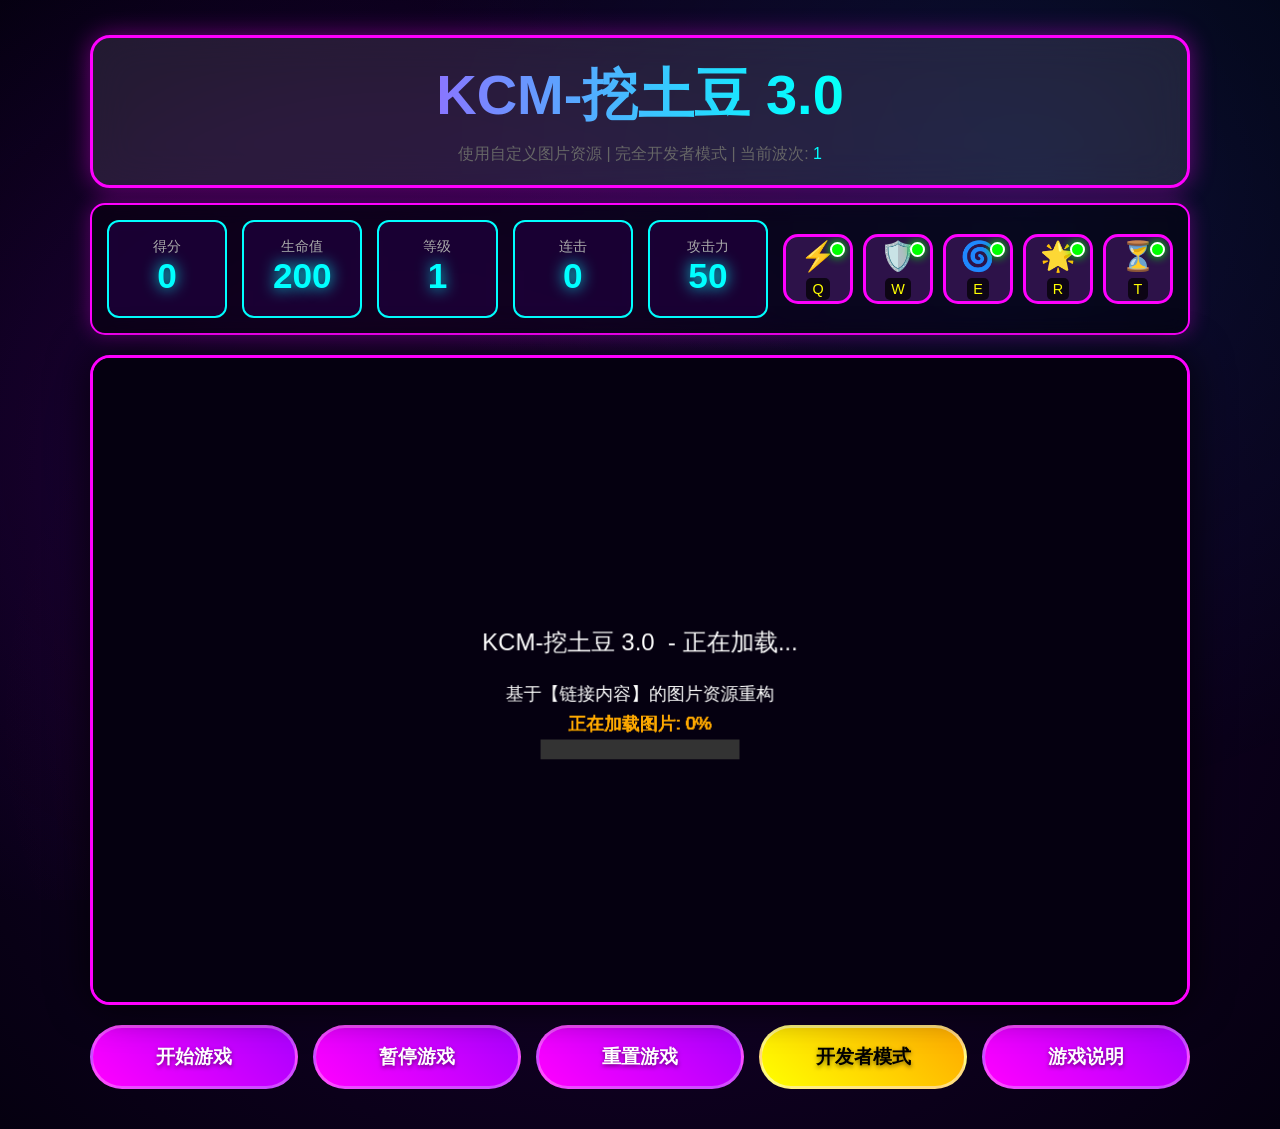
<file: KCM系列/wtd killer 换新版 3.0.html>
<!DOCTYPE html>
<html lang="zh-CN">
<head>
    <meta charset="UTF-8">
    <meta name="viewport" content="width=device-width, initial-scale=1.0">
    <title>KCM-挖土豆 3.0 正式版 - </title>
    <style>
        :root {
            --primary: #ff00ff;
            --secondary: #00ffff;
            --accent: #ffff00;
            --bg: #050010;
            --glass: rgba(255, 255, 255, 0.1);
        }

        * { margin: 0; padding: 0; box-sizing: border-box; font-family: 'Segoe UI', 'Microsoft YaHei', sans-serif; }
        
        body {
            background: radial-gradient(circle at center, #1a0033 0%, #050010 100%);
            color: #fff;
            min-height: 100vh;
            display: flex;
            flex-direction: column;
            align-items: center;
            overflow-x: hidden;
            padding: 20px;
        }

        .game-header {
            width: 100%; max-width: 1100px; margin: 15px 0; padding: 20px;
            background: var(--glass); backdrop-filter: blur(20px);
            border-radius: 20px; border: 3px solid var(--primary);
            box-shadow: 0 0 25px rgba(255, 0, 255, 0.4); text-align: center;
        }

        .game-title {
            font-size: 3.5rem; font-weight: 900;
            background: linear-gradient(90deg, #ff00ff, #00ffff, #ffff00, #ff00ff);
            background-size: 200% auto; -webkit-background-clip: text;
            -webkit-text-fill-color: transparent; animation: shine 4s linear infinite;
            margin-bottom: 10px;
        }

        @keyframes shine { to { background-position: 200% center; } }

        .hud {
            display: grid; grid-template-columns: repeat(5, 1fr) 3fr;
            gap: 15px; width: 1100px; margin-bottom: 20px;
            padding: 15px; background: rgba(0, 0, 0, 0.4);
            backdrop-filter: blur(10px); border-radius: 15px;
            border: 2px solid var(--primary);
            box-shadow: 0 0 20px rgba(255, 0, 255, 0.3);
        }

        .hud-item {
            background: rgba(30, 0, 60, 0.8); padding: 15px; border-radius: 12px;
            border: 2px solid var(--secondary); text-align: center;
            backdrop-filter: blur(5px); 
        }

        .hud-value { 
            font-size: 2.2rem; font-weight: bold; color: var(--secondary); 
            text-shadow: 0 0 15px var(--secondary); margin-bottom: 5px;
            animation: valuePulse 2s infinite;
        }

        @keyframes valuePulse {
            0% { transform: scale(1); }
            50% { transform: scale(1.05); }
            100% { transform: scale(1); }
        }

        .hud-label { font-size: 0.9rem; color: #aaa; text-transform: uppercase; }

        .ability-bar {
            display: flex; justify-content: space-between; align-items: center;
            gap: 10px; grid-column: 6;
        }

        .ability {
            width: 70px; height: 70px; border-radius: 15px;
            background: rgba(50, 20, 80, 0.9); border: 3px solid var(--primary);
            display: flex; flex-direction: column; justify-content: center;
            align-items: center; cursor: pointer; transition: all 0.2s;
            position: relative; overflow: hidden; backdrop-filter: blur(5px);
        }

        .ability:hover {
            transform: scale(1.1); border-color: var(--secondary);
            box-shadow: 0 0 20px rgba(0, 255, 255, 0.7);
        }

        .ability-icon { font-size: 1.8rem; margin-bottom: 5px; }
        .ability-key { font-size: 0.9rem; color: #ffff00; background: rgba(0,0,0,0.7); padding: 3px 6px; border-radius: 5px; }

        .ability-cooldown {
            position: absolute; bottom: 0; left: 0; width: 100%;
            background: rgba(255, 0, 0, 0.8); transition: height 0.1s;
        }

        .auto-toggle {
            position: absolute; top: 5px; right: 5px; width: 15px; height: 15px;
            border-radius: 50%; background: #555; border: 2px solid #fff;
            cursor: pointer; transition: all 0.3s;
        }

        .auto-toggle.active { background: #00ff00; box-shadow: 0 0 10px #00ff00; }

        .game-container {
            position: relative; width: 1100px; height: 650px;
            background: rgba(5, 0, 16, 0.7) !important; border-radius: 20px;
            border: 3px solid var(--primary); box-shadow: 0 0 40px rgba(0,0,0,0.8), inset 0 0 20px rgba(255, 0, 255, 0.1);
            overflow: hidden; backdrop-filter: blur(15px) saturate(180%);
            margin-bottom: 20px;
        }

        #game-canvas { width: 100%; height: 100%; }

        .boss-ui {
            position: absolute; top: 10px; left: 50%; transform: translateX(-50%);
            width: 90%; height: 35px; background: rgba(0, 0, 0, 0.8);
            border: 3px solid #ff5555; border-radius: 20px; overflow: hidden;
            z-index: 10; display: none; backdrop-filter: blur(5px);
        }

        .boss-bar { height: 100%; background: linear-gradient(to right, #ff0000, #ff5555, #ff8888); width: 100%; transition: width 0.5s; }
        .boss-text {
            position: absolute; top: 0; left: 0; width: 100%; height: 100%;
            display: flex; justify-content: center; align-items: center;
            color: white; font-weight: bold; text-shadow: 2px 2px 4px black;
            font-size: 1.2rem;
        }

        .dev-panel {
            position: absolute; top: 20px; left: 20px; width: 350px;
            background: rgba(0, 0, 0, 0.85); backdrop-filter: blur(20px) saturate(180%);
            border: 2px solid var(--accent); border-radius: 15px;
            box-shadow: 0 0 30px rgba(255, 255, 0, 0.5);
            padding: 20px; z-index: 100; display: none;
            overflow-y: auto; max-height: 80%;
        }

        .dev-panel h3 { color: var(--accent); margin-bottom: 15px; text-align: center; }
        .dev-category { margin-bottom: 20px; border-bottom: 1px solid rgba(255,255,255,0.2); padding-bottom: 15px; }
        .dev-category h4 { color: var(--secondary); margin-bottom: 10px; }
        .dev-category label { display: block; margin: 8px 0; color: #aaa; }
        .dev-category input[type="range"] { width: 100%; margin: 5px 0; }
        .dev-category button {
            background: linear-gradient(45deg, #ff00ff, #aa00ff);
            color: white; border: none; padding: 8px 15px;
            border-radius: 5px; margin: 5px; cursor: pointer;
            transition: all 0.3s;
        }
        .dev-category button:hover { background: linear-gradient(45deg, #ff33ff, #cc33ff); transform: scale(1.05); }

        .controls {
            width: 1100px; display: flex; gap: 15px; margin-bottom: 20px;
            flex-wrap: wrap;
        }

        .btn-main, .btn-dev {
            flex: 1; padding: 16px 32px; font-size: 1.2rem;
            border: none; border-radius: 50px; cursor: pointer;
            font-weight: bold; transition: all 0.3s;
            min-width: 160px; text-shadow: 0 2px 4px rgba(0,0,0,0.5);
        }

        .btn-main {
            background: linear-gradient(45deg, var(--primary), #aa00ff);
            color: #fff; border: 3px solid rgba(255, 255, 255, 0.3);
        }

        .btn-dev {
            background: linear-gradient(45deg, var(--accent), #ffaa00);
            color: #000; border: 3px solid rgba(255, 255, 255, 0.5);
        }

        .btn-main:hover, .btn-dev:hover {
            transform: translateY(-4px); box-shadow: 0 10px 25px rgba(0,0,0,0.6);
        }

        .instructions {
            width: 1100px; background: rgba(0, 0, 0, 0.8);
            border-radius: 15px; padding: 20px; margin-top: 10px;
            border: 3px solid var(--primary); backdrop-filter: blur(10px);
            display: none;
        }

        .instructions h2 { color: var(--primary); margin-bottom: 15px; text-align: center; }

        body::after {
            content: ''; position: fixed; top: 0; left: 0; width: 100%; height: 100%;
            background:
                radial-gradient(circle at 20% 50%, rgba(120, 0, 200, 0.15) 0%, transparent 50%),
                radial-gradient(circle at 80% 20%, rgba(0, 150, 255, 0.1) 0%, transparent 50%),
                radial-gradient(circle at 40% 80%, rgba(255, 50, 50, 0.05) 0%, transparent 50%);
            pointer-events: none; z-index: -1;
        }
    </style>
</head>
<body>
    <div class="game-header">
        <h1 class="game-title">KCM-挖土豆 3.0 </h1>
        <p style="color:#666;">使用自定义图片资源 | 完全开发者模式 | 当前波次: <span id="wave-val" style="color:var(--secondary)">1</span></p>
    </div>

    <div class="hud">
        <div class="hud-item"><div class="hud-label">得分</div><div id="score" class="hud-value">0</div></div>
        <div class="hud-item"><div class="hud-label">生命值</div><div id="health" class="hud-value">200</div></div>
        <div class="hud-item"><div class="hud-label">等级</div><div id="level" class="hud-value">1</div></div>
        <div class="hud-item"><div class="hud-label">连击</div><div id="combo" class="hud-value">0</div></div>
        <div class="hud-item"><div class="hud-label">攻击力</div><div id="damage" class="hud-value">50</div></div>
        
        <div class="ability-bar">
            <div class="ability" data-key="Q" data-skill="lightning">
                <div class="ability-icon">⚡</div>
                <div class="ability-key">Q</div>
                <div class="auto-toggle active" id="auto-toggle-1"></div>
                <div class="ability-cooldown" id="cooldown1"></div>
            </div>
            <div class="ability" data-key="W" data-skill="shield">
                <div class="ability-icon">🛡️</div>
                <div class="ability-key">W</div>
                <div class="auto-toggle active" id="auto-toggle-2"></div>
                <div class="ability-cooldown" id="cooldown2"></div>
            </div>
            <div class="ability" data-key="E" data-skill="blackhole">
                <div class="ability-icon">🌀</div>
                <div class="ability-key">E</div>
                <div class="auto-toggle active" id="auto-toggle-3"></div>
                <div class="ability-cooldown" id="cooldown3"></div>
            </div>
            <div class="ability" data-key="R" data-skill="drone">
                <div class="ability-icon">🌟</div>
                <div class="ability-key">R</div>
                <div class="auto-toggle active" id="auto-toggle-4"></div>
                <div class="ability-cooldown" id="cooldown4"></div>
            </div>
            <div class="ability" data-key="T" data-skill="timestop">
                <div class="ability-icon">⏳</div>
                <div class="ability-key">T</div>
                <div class="auto-toggle active" id="auto-toggle-5"></div>
                <div class="ability-cooldown" id="cooldown5"></div>
            </div>
        </div>
    </div>

    <div class="game-container">
        <div class="boss-ui" id="boss-ui">
            <div class="boss-bar" id="boss-bar"></div>
            <div class="boss-text" id="boss-text">BOSS: 100%</div>
        </div>
        
        <div class="dev-panel" id="dev-panel">
            <h3>🧪 完全开发者模式</h3>
            
            <div class="dev-category">
                <h4>玩家属性</h4>
                <label>生命值: <span id="dev-health-val">200</span>
                    <input type="range" id="dev-health" min="1" max="10000" value="200" step="10">
                </label>
                <label>攻击力: <span id="dev-damage-val">50</span>
                    <input type="range" id="dev-damage" min="1" max="1000" value="50" step="5">
                </label>
                <label>移动速度: <span id="dev-speed-val">8</span>
                    <input type="range" id="dev-speed" min="1" max="20" value="8" step="0.5">
                </label>
                <label>射速(ms): <span id="dev-firerate-val">100</span>
                    <input type="range" id="dev-firerate" min="10" max="1000" value="100" step="10">
                </label>
            </div>
            
            <div class="dev-category">
                <h4>调试工具</h4>
                <button id="dev-invincible">无敌模式: 关</button>
                <button id="dev-onehit">一击必杀: 关</button>
                <button id="dev-spawn-boss">召唤BOSS</button>
                <button id="dev-spawn-enemy">生成敌人</button>
                <button id="dev-skip-wave">跳过波次</button>
            </div>
            
            <div class="dev-category">
                <h4>预设配置</h4>
                <select id="dev-presets">
                    <option value="normal">正常模式</option>
                    <option value="easy">简单模式</option>
                    <option value="hard">困难模式</option>
                    <option value="sandbox">沙盒模式</option>
                </select>
                <button id="dev-save">保存配置</button>
                <button id="dev-load">加载配置</button>
                <button id="dev-export">导出配置</button>
            </div>
            
            <div class="dev-category">
                <h4>游戏控制</h4>
                <label>敌人生成速率: <span id="dev-spawnrate-val">1.0</span>x
                    <input type="range" id="dev-spawnrate" min="0.1" max="5.0" value="1.0" step="0.1">
                </label>
                <label>敌人生命倍数: <span id="dev-enemyhp-val">1.0</span>x
                    <input type="range" id="dev-enemyhp" min="0.1" max="10.0" value="1.0" step="0.1">
                </label>
                <button id="dev-clear-enemies">清除所有敌人</button>
                <button id="dev-clear-bullets">清除所有子弹</button>
            </div>
        </div>
        
        <canvas id="game-canvas" width="1100" height="650"></canvas>
    </div>

    <div class="controls">
        <button class="btn-main" id="start-btn">开始游戏</button>
        <button class="btn-main" id="pause-btn">暂停游戏</button>
        <button class="btn-main" id="reset-btn">重置游戏</button>
        <button class="btn-dev" id="devmode-btn">开发者模式</button>
        <button class="btn-main" id="instructions-btn">游戏说明</button>
    </div>

    <div class="instructions" id="instructions-panel">
        <h2>🎮 特色说明</h2>
        <p>本版本使用了来自【链接内容】的自定义图片资源：</p>
        <ul>
            <li><strong>普通敌人</strong>: 68c4300e86454f137181048533f853ce.png (260×210)</li>
            <li><strong>快速敌人</strong>: 0d57820732fbd6b484c274d9ec98df2b.png (154×155)</li>
            <li><strong>坦克敌人</strong>: 3fac8eb5212ea04b3e7b48a079e43d48.png (125×126)</li>
            <li><strong>彩虹敌人(gay0)</strong>: a2010e7766c32a84a60fe90b8e1332aa.png (640×480)</li>
            <li><strong>野花BOSS</strong>: 使用彩虹敌人图片</li>
        </ul>
        <p>按 <kbd>~</kbd> 键开启开发者模式，可以实时调整所有游戏参数！</p>
    </div>

    <script>
        // ==================== 游戏引擎核心 ====================
        const canvas = document.getElementById('game-canvas');
        const ctx = canvas.getContext('2d');
        
        // ==================== 自定义图片资源加载 ====================
        // 基于【链接内容】的图片链接
        const enemyImages = {
            normal: new Image(),
            fast: new Image(),
            tank: new Image(),
            gay0: new Image(),
            sigma: new Image(),
            gqh: new Image(),
            bossNormal: new Image(),
            shadowT: new Image(),
            wildflower: new Image()
        };
        
        // 分配图片链接
        enemyImages.normal.src = "https://i.ibb.co/fYsJk2DB/68c4300e86454f137181048533f853ce.png";
        enemyImages.fast.src = "https://i.ibb.co/nMfzgZ6D/0d57820732fbd6b484c274d9ec98df2b.png";
        enemyImages.tank.src = "https://i.ibb.co/Mx2sxgBM/3fac8eb5212ea04b3e7b48a079e43d48.png";
        enemyImages.gay0.src = "https://i.ibb.co/yFHS0R72/a2010e7766c32a84a60fe90b8e1332aa.png";
        
        // 为其他敌人类型设置默认图片
        enemyImages.sigma.src = enemyImages.normal.src;
        enemyImages.gqh.src = enemyImages.tank.src;
        
        // BOSS图片设置
        enemyImages.bossNormal.src = "https://pub-141831e61e69445289222976a15b6fb3.r2.dev/Image_to_url_V2/474492734b053576d92067d8a8939b4e-imagetourl.cloud-1770938930310-8c4ahh.png";
        enemyImages.shadowT.src = "https://cdn.luogu.com.cn/upload/image_hosting/gcrsj6dz.png";
        enemyImages.wildflower.src = enemyImages.gay0.src; // 使用彩虹敌人图片作为野花BOSS
        
        // 图片加载状态跟踪
        let imagesLoaded = 0;
        const totalImages = Object.keys(enemyImages).length;
        
        for (let key in enemyImages) {
            enemyImages[key].onload = () => {
                imagesLoaded++;
                console.log(`${key} 图片加载完成 (${imagesLoaded}/${totalImages})`);
            };
            enemyImages[key].onerror = () => {
                console.error(`${key} 图片加载失败`);
            };
        }
        
        // ==================== 游戏状态 ====================
        let gameRunning = false;
        let gamePaused = false;
        let gameLoop;
        let score = 0;
        let health = 200;
        let maxHealth = 200;
        let playerLevel = 1;
        let xp = 0;
        let xpToNextLevel = 100;
        let wave = 1;
        let combo = 0;
        let maxCombo = 0;
        let comboTimeout = null;
        let godMode = false;
        let devMode = false;
        let bossSpawnCount = 0;
        let lastFrameTime = Date.now();
        let lastLevelUpTime = 0;
        
        // ==================== 玩家属性 ====================
        const player = {
            x: canvas.width / 2 - 25,
            y: canvas.height / 2 - 25,
            width: 50,
            height: 50,
            speed: 8,
            color: '#00a8ff',
            bullets: [],
            lastShot: 0,
            shotDelay: 100,
            damage: 50,
            pierce: 0,
            explosive: false,
            tripleShot: true,
            homing: false,
            bulletCount: 1,
            regenRate: 0,
            dodgeChance: 0,
            invincible: false,
            oneHitKill: false
        };
        
        // ==================== 技能系统 ====================
        const abilities = {
            lightning: { name: "电磁炮", cooldown: 8000, lastUsed: 0, auto: true },
            shield: { name: "绝对防御", cooldown: 12000, lastUsed: 0, auto: true, active: false, duration: 0 },
            blackhole: { name: "黑洞", cooldown: 15000, lastUsed: 0, auto: true },
            drone: { name: "浮游炮", cooldown: 20000, lastUsed: 0, auto: true, drones: [] },
            timestop: { name: "时间停滞", cooldown: 25000, lastUsed: 0, auto: true, active: false, duration: 0 }
        };
        
        // ==================== 敌人系统 ====================
        let enemies = [];
        let particles = [];
        let enemyBullets = [];
        let boss = null;
        let bossActive = false;
        
        // ==================== 粒子系统 ====================
        class Particle {
            constructor(x, y, options = {}) {
                this.x = x;
                this.y = y;
                this.vx = options.vx || (Math.random() - 0.5) * 8;
                this.vy = options.vy || (Math.random() - 0.5) * 8;
                this.life = 1.0;
                this.maxLife = options.life || 1.0;
                this.lifeDecay = options.lifeDecay || 0.02;
                this.size = options.size || Math.random() * 4 + 2;
                this.color = options.color || '#ffffff';
                this.type = options.type || 'circle';
            }
            
            update() {
                this.vx *= 0.98;
                this.vy *= 0.98;
                this.x += this.vx;
                this.y += this.vy;
                this.life -= this.lifeDecay;
            }
            
            draw() {
                ctx.save();
                ctx.globalAlpha = this.life;
                ctx.fillStyle = this.color;
                
                switch(this.type) {
                    case 'circle':
                        ctx.beginPath();
                        ctx.arc(this.x, this.y, this.size, 0, Math.PI * 2);
                        ctx.fill();
                        break;
                    case 'square':
                        ctx.fillRect(this.x, this.y, this.size, this.size);
                        break;
                    case 'star':
                        ctx.beginPath();
                        for (let i = 0; i < 5; i++) {
                            const angle = (i * Math.PI * 2) / 5;
                            const radius = this.size;
                            ctx.lineTo(this.x + Math.cos(angle) * radius, this.y + Math.sin(angle) * radius);
                        }
                        ctx.closePath();
                        ctx.fill();
                        break;
                }
                ctx.restore();
            }
        }
        
        // ==================== 完全开发者模式管理器 ====================
        class DevModeManager {
            constructor() {
                this.active = false;
                this.presets = {
                    normal: { health: 200, damage: 50, speed: 8, shotDelay: 100 },
                    easy: { health: 500, damage: 100, speed: 10, shotDelay: 80 },
                    hard: { health: 100, damage: 30, speed: 6, shotDelay: 150 },
                    sandbox: { health: 9999, damage: 999, speed: 15, shotDelay: 50 }
                };
                this.config = {};
                this.init();
            }
            
            init() {
                this.bindSliders();
                this.bindButtons();
                this.loadConfig();
            }
            
            toggle() {
                this.active = !this.active;
                document.getElementById('dev-panel').style.display = this.active ? 'block' : 'none';
                if (this.active) this.updateAllDisplays();
            }
            
            bindSliders() {
                // 玩家属性滑块
                document.getElementById('dev-health').oninput = (e) => {
                    player.health = parseInt(e.target.value);
                    maxHealth = player.health;
                    document.getElementById('dev-health-val').textContent = player.health;
                    document.getElementById('health').textContent = Math.round(player.health);
                };
                
                document.getElementById('dev-damage').oninput = (e) => {
                    player.damage = parseInt(e.target.value);
                    document.getElementById('dev-damage-val').textContent = player.damage;
                    document.getElementById('damage').textContent = player.damage;
                };
                
                document.getElementById('dev-speed').oninput = (e) => {
                    player.speed = parseFloat(e.target.value);
                    document.getElementById('dev-speed-val').textContent = player.speed;
                };
                
                document.getElementById('dev-firerate').oninput = (e) => {
                    player.shotDelay = parseInt(e.target.value);
                    document.getElementById('dev-firerate-val').textContent = player.shotDelay;
                };
                
                // 游戏控制滑块
                document.getElementById('dev-spawnrate').oninput = (e) => {
                    this.config.spawnRate = parseFloat(e.target.value);
                    document.getElementById('dev-spawnrate-val').textContent = this.config.spawnRate;
                };
                
                document.getElementById('dev-enemyhp').oninput = (e) => {
                    this.config.enemyHpMultiplier = parseFloat(e.target.value);
                    document.getElementById('dev-enemyhp-val').textContent = this.config.enemyHpMultiplier;
                };
            }
            
            bindButtons() {
                document.getElementById('dev-invincible').onclick = () => {
                    player.invincible = !player.invincible;
                    document.getElementById('dev-invincible').textContent = `无敌模式: ${player.invincible ? '开' : '关'}`;
                };
                
                document.getElementById('dev-onehit').onclick = () => {
                    player.oneHitKill = !player.oneHitKill;
                    document.getElementById('dev-onehit').textContent = `一击必杀: ${player.oneHitKill ? '开' : '关'}`;
                };
                
                document.getElementById('dev-spawn-boss').onclick = () => spawnBoss();
                document.getElementById('dev-spawn-enemy').onclick = () => spawnRandomEnemy();
                document.getElementById('dev-skip-wave').onclick = () => { wave++; spawnWave(); };
                document.getElementById('dev-clear-enemies').onclick = () => { enemies = []; };
                document.getElementById('dev-clear-bullets').onclick = () => { enemyBullets = []; };
                
                // 预设配置
                document.getElementById('dev-presets').onchange = (e) => {
                    this.applyPreset(e.target.value);
                };
                
                document.getElementById('dev-save').onclick = () => this.saveConfig();
                document.getElementById('dev-load').onclick = () => this.loadConfig();
                document.getElementById('dev-export').onclick = () => this.exportConfig();
            }
            
            applyPreset(name) {
                const preset = this.presets[name];
                player.health = preset.health;
                maxHealth = preset.health;
                player.damage = preset.damage;
                player.speed = preset.speed;
                player.shotDelay = preset.shotDelay;
                
                this.updateAllDisplays();
                updateUI();
            }
            
            updateAllDisplays() {
                document.getElementById('dev-health-val').textContent = player.health;
                document.getElementById('dev-damage-val').textContent = player.damage;
                document.getElementById('dev-speed-val').textContent = player.speed;
                document.getElementById('dev-firerate-val').textContent = player.shotDelay;
                
                document.getElementById('dev-health').value = player.health;
                document.getElementById('dev-damage').value = player.damage;
                document.getElementById('dev-speed').value = player.speed;
                document.getElementById('dev-firerate').value = player.shotDelay;
            }
            
            saveConfig() {
                this.config = {
                    player: {
                        health: player.health,
                        damage: player.damage,
                        speed: player.speed,
                        shotDelay: player.shotDelay
                    },
                    game: {
                        spawnRate: this.config.spawnRate || 1.0,
                        enemyHpMultiplier: this.config.enemyHpMultiplier || 1.0
                    },
                    timestamp: Date.now()
                };
                localStorage.setItem('kcm3-dev-config', JSON.stringify(this.config));
                alert('配置已保存到本地存储！');
            }
            
            loadConfig() {
                const saved = localStorage.getItem('kcm3-dev-config');
                if (saved) {
                    this.config = JSON.parse(saved);
                    Object.assign(player, this.config.player);
                    this.updateAllDisplays();
                    updateUI();
                    alert('配置已加载！');
                } else {
                    alert('没有找到保存的配置！');
                }
            }
            
            exportConfig() {
                const configStr = JSON.stringify(this.config, null, 2);
                const blob = new Blob([configStr], { type: 'application/json' });
                const url = URL.createObjectURL(blob);
                const a = document.createElement('a');
                a.href = url;
                a.download = `kcm3-config-${Date.now()}.json`;
                a.click();
                URL.revokeObjectURL(url);
            }
        }
        
        const devManager = new DevModeManager();
        
        // ==================== 游戏控制函数 ====================
        function initGame() {
            score = 0;
            health = maxHealth;
            playerLevel = 1;
            xp = 0;
            xpToNextLevel = 100;
            wave = 1;
            bossSpawnCount = 0;
            
            player.x = canvas.width / 2 - 25;
            player.y = canvas.height / 2 - 25;
            player.bullets = [];
            player.lastShot = 0;
            player.invincible = false;
            player.oneHitKill = false;
            
            enemies = [];
            particles = [];
            enemyBullets = [];
            boss = null;
            bossActive = false;
            
            for (let ability in abilities) {
                abilities[ability].lastUsed = 0;
                abilities[ability].active = false;
                abilities[ability].auto = true;
            }
            
            updateUI();
            document.getElementById('boss-ui').style.display = 'none';
            document.getElementById('wave-val').textContent = wave;
        }
        
        function startGame() {
            if (gameRunning) return;
            initGame();
            gameRunning = true;
            gamePaused = false;
            gameLoop = requestAnimationFrame(updateGame);
            document.getElementById('start-btn').textContent = '游戏中...';
            spawnWave();
        }
        
        function pauseGame() {
            if (!gameRunning) return;
            gamePaused = !gamePaused;
            if (gamePaused) {
                cancelAnimationFrame(gameLoop);
                document.getElementById('pause-btn').textContent = '继续游戏';
            } else {
                gameLoop = requestAnimationFrame(updateGame);
                document.getElementById('pause-btn').textContent = '暂停游戏';
            }
        }
        
        function resetGame() {
            gameRunning = false;
            cancelAnimationFrame(gameLoop);
            initGame();
            ctx.fillStyle = '#050010';
            ctx.fillRect(0, 0, canvas.width, canvas.height);
            ctx.fillStyle = '#fff';
            ctx.font = '24px Arial';
            ctx.textAlign = 'center';
            ctx.fillText('点击开始游戏进入 KCM-挖土豆 3.0 ', canvas.width/2, canvas.height/2);
            document.getElementById('start-btn').textContent = '开始游戏';
        }
        
        // ==================== 游戏更新循环 ====================
        function updateGame() {
            if (!gameRunning || gamePaused) return;
            
            const currentTime = Date.now();
            
            // 清除画布
            ctx.fillStyle = '#050010';
            ctx.fillRect(0, 0, canvas.width, canvas.height);
            
            // 移动玩家
            movePlayer();
            
            // 射击
            if (mouse.pressed) shootPlayer();
            
            // 更新子弹
            updateBullets();
            
            // 更新敌人
            updateEnemies();
            
            // 更新粒子
            updateParticles();
            
            // 绘制玩家
            drawPlayer();
            
            // 绘制UI
            drawUI();
            
            // 检查游戏状态
            if (health <= 0) {
                endGame();
                return;
            }
            
            lastFrameTime = currentTime;
            gameLoop = requestAnimationFrame(updateGame);
        }
        
        // ==================== 游戏逻辑函数 ====================
        function movePlayer() {
            let moveX = 0, moveY = 0;
            if (keys['w'] || keys['ArrowUp']) moveY -= player.speed;
            if (keys['s'] || keys['ArrowDown']) moveY += player.speed;
            if (keys['a'] || keys['ArrowLeft']) moveX -= player.speed;
            if (keys['d'] || keys['ArrowRight']) moveX += player.speed;
            
            if (moveX !== 0 && moveY !== 0) {
                moveX *= 0.7071;
                moveY *= 0.7071;
            }
            
            player.x = Math.max(0, Math.min(canvas.width - player.width, player.x + moveX));
            player.y = Math.max(0, Math.min(canvas.height - player.height, player.y + moveY));
        }
        
        function shootPlayer() {
            const now = Date.now();
            if (now - player.lastShot < player.shotDelay) return;
            
            player.lastShot = now;
            const dx = mouse.x - (player.x + player.width/2);
            const dy = mouse.y - (player.y + player.height/2);
            const distance = Math.sqrt(dx * dx + dy * dy);
            if (distance === 0) return;
            
            for (let i = 0; i < player.bulletCount; i++) {
                let angleOffset = 0;
                if (player.tripleShot && i < 3) angleOffset = (i - 1) * 0.1;
                
                const angle = Math.atan2(dy, dx) + angleOffset;
                const bullet = {
                    x: player.x + player.width/2,
                    y: player.y + player.height/2,
                    vx: Math.cos(angle) * 16,
                    vy: Math.sin(angle) * 16,
                    damage: player.damage,
                    life: 100
                };
                player.bullets.push(bullet);
            }
            
            // 枪口火焰粒子
            for (let i = 0; i < 8; i++) {
                particles.push(new Particle(
                    player.x + player.width/2,
                    player.y + player.height/2,
                    {
                        vx: (Math.random() - 0.5) * 10,
                        vy: (Math.random() - 0.5) * 10,
                        color: '#ffff00',
                        type: 'star',
                        lifeDecay: 0.05
                    }
                ));
            }
        }
        
        function updateBullets() {
            // 玩家子弹
            for (let i = player.bullets.length - 1; i >= 0; i--) {
                const bullet = player.bullets[i];
                bullet.x += bullet.vx;
                bullet.y += bullet.vy;
                bullet.life--;
                
                // 绘制子弹
                ctx.save();
                ctx.fillStyle = '#00ffaa';
                ctx.shadowColor = '#00ffaa';
                ctx.shadowBlur = 15;
                ctx.beginPath();
                ctx.arc(bullet.x, bullet.y, 6, 0, Math.PI * 2);
                ctx.fill();
                ctx.restore();
                
                // 边界检查
                if (bullet.x < 0 || bullet.x > canvas.width || 
                    bullet.y < 0 || bullet.y > canvas.height || 
                    bullet.life <= 0) {
                    player.bullets.splice(i, 1);
                    continue;
                }
                
                // 碰撞检测 - 敌人
                for (let j = enemies.length - 1; j >= 0; j--) {
                    const enemy = enemies[j];
                    if (bullet.x > enemy.x && bullet.x < enemy.x + enemy.width &&
                        bullet.y > enemy.y && bullet.y < enemy.y + enemy.height) {
                        
                        const damage = player.oneHitKill ? enemy.health : bullet.damage;
                        enemy.health -= damage;
                        
                        // 击中特效
                        for (let k = 0; k < 5; k++) {
                            particles.push(new Particle(
                                bullet.x, bullet.y,
                                {
                                    vx: (Math.random() - 0.5) * 5,
                                    vy: (Math.random() - 0.5) * 5,
                                    color: enemy.color,
                                    lifeDecay: 0.03
                                }
                            ));
                        }
                        
                        if (enemy.health <= 0) {
                            score += 100;
                            xp += 20;
                            combo++;
                            if (combo > maxCombo) maxCombo = combo;
                            resetComboTimer();
                            
                            // 敌人死亡特效
                            createEnemyDeathParticles(enemy);
                            enemies.splice(j, 1);
                        }
                        
                        if (!player.pierce) {
                            player.bullets.splice(i, 1);
                            break;
                        }
                    }
                }
                
                // 碰撞检测 - Boss
                if (boss && bossActive) {
                    if (bullet.x > boss.x && bullet.x < boss.x + boss.width &&
                        bullet.y > boss.y && bullet.y < boss.y + boss.height) {
                        
                        const damage = player.oneHitKill ? boss.health : bullet.damage;
                        boss.health -= damage;
                        updateBossHealth();
                        
                        if (boss.health <= 0) {
                            bossActive = false;
                            score += 5000;
                            xp += 500;
                            document.getElementById('boss-ui').style.display = 'none';
                            
                            // Boss死亡特效
                            for (let k = 0; k < 50; k++) {
                                particles.push(new Particle(
                                    boss.x + boss.width/2,
                                    boss.y + boss.height/2,
                                    {
                                        vx: (Math.random() - 0.5) * 15,
                                        vy: (Math.random() - 0.5) * 15,
                                        color: boss.type === 'wildflower' ? '#ff69b4' : '#ff00ff',
                                        size: Math.random() * 10 + 5,
                                        lifeDecay: 0.02
                                    }
                                ));
                            }
                        }
                        
                        if (!player.pierce) {
                            player.bullets.splice(i, 1);
                        }
                    }
                }
            }
            
            // 敌人子弹
            for (let i = enemyBullets.length - 1; i >= 0; i--) {
                const bullet = enemyBullets[i];
                bullet.x += bullet.vx;
                bullet.y += bullet.vy;
                
                // 绘制子弹
                ctx.save();
                ctx.fillStyle = bullet.color || '#ff5555';
                ctx.beginPath();
                ctx.arc(bullet.x, bullet.y, bullet.radius || 5, 0, Math.PI * 2);
                ctx.fill();
                ctx.restore();
                
                // 边界检查
                if (bullet.x < -50 || bullet.x > canvas.width + 50 ||
                    bullet.y < -50 || bullet.y > canvas.height + 50) {
                    enemyBullets.splice(i, 1);
                    continue;
                }
                
                // 玩家碰撞
                if (!player.invincible && !abilities.shield.active &&
                    bullet.x > player.x && bullet.x < player.x + player.width &&
                    bullet.y > player.y && bullet.y < player.y + player.height) {
                    
                    health -= bullet.damage || 10;
                    updateUI();
                    enemyBullets.splice(i, 1);
                    
                    if (health <= 0) {
                        health = 0;
                        endGame();
                    }
                }
            }
        }
        
        function updateEnemies() {
            for (let i = enemies.length - 1; i >= 0; i--) {
                const enemy = enemies[i];
                
                // 移动敌人
                const dx = (player.x + player.width/2) - (enemy.x + enemy.width/2);
                const dy = (player.y + player.height/2) - (enemy.y + enemy.height/2);
                const distance = Math.sqrt(dx * dx + dy * dy);
                
                if (distance > 0) {
                    enemy.x += (dx / distance) * enemy.speed;
                    enemy.y += (dy / distance) * enemy.speed;
                }
                
                // 绘制敌人 - 使用图片
                ctx.save();
                
                let enemyImg = enemyImages.normal;
                let shadowColor = enemy.color;
                let shadowBlur = 15;
                
                switch(enemy.type) {
                    case 'normal':
                        enemyImg = enemyImages.normal;
                        shadowColor = '#ff5555';
                        break;
                    case 'fast':
                        enemyImg = enemyImages.fast;
                        shadowColor = '#ffaa00';
                        break;
                    case 'tank':
                        enemyImg = enemyImages.tank;
                        shadowColor = '#5555ff';
                        break;
                    case 'gay0':
                        enemyImg = enemyImages.gay0;
                        shadowColor = 'rgba(255, 0, 255, 0.7)';
                        shadowBlur = 20;
                        break;
                    case 'sigma':
                        enemyImg = enemyImages.sigma;
                        shadowColor = 'rgba(0, 0, 0, 0.8)';
                        break;
                    case 'gqh':
                        enemyImg = enemyImages.gqh;
                        shadowColor = '#ff69b4';
                        break;
                }
                
                // 检查图片是否加载完成
                if (enemyImg.complete && enemyImg.width > 0) {
                    // 添加发光效果
                    ctx.shadowColor = shadowColor;
                    ctx.shadowBlur = shadowBlur;
                    
                    // 绘制敌人图片
                    ctx.drawImage(enemyImg, enemy.x, enemy.y, enemy.width, enemy.height);
                    
                    // 如果是彩虹敌人，添加闪烁效果
                    if (enemy.type === 'gay0') {
                        const pulse = Math.sin(Date.now() / 200) * 0.2 + 0.8;
                        ctx.globalAlpha = pulse;
                        ctx.drawImage(enemyImg, enemy.x, enemy.y, enemy.width, enemy.height);
                        ctx.globalAlpha = 1.0;
                    }
                } else {
                    // 图片未加载，使用原始颜色方块
                    ctx.fillStyle = enemy.color;
                    ctx.shadowColor = enemy.color;
                    ctx.shadowBlur = 15;
                    ctx.fillRect(enemy.x, enemy.y, enemy.width, enemy.height);
                    
                    ctx.fillStyle = '#fff';
                    ctx.font = 'bold 14px Arial';
                    ctx.textAlign = 'center';
                    ctx.textBaseline = 'middle';
                    ctx.shadowBlur = 0;
                    ctx.fillText(enemy.type, enemy.x + enemy.width/2, enemy.y + enemy.height/2);
                }
                
                // 绘制血条
                if (enemy.health < enemy.maxHealth) {
                    const healthPercent = enemy.health / enemy.maxHealth;
                    ctx.fillStyle = '#220000';
                    ctx.fillRect(enemy.x, enemy.y - 10, enemy.width, 5);
                    ctx.fillStyle = healthPercent > 0.5 ? '#00ff00' : (healthPercent > 0.25 ? '#ffff00' : '#ff0000');
                    ctx.fillRect(enemy.x, enemy.y - 10, enemy.width * healthPercent, 5);
                }
                ctx.restore();
                
                // 玩家碰撞检测
                if (!player.invincible && !abilities.shield.active &&
                    enemy.x < player.x + player.width &&
                    enemy.x + enemy.width > player.x &&
                    enemy.y < player.y + player.height &&
                    enemy.y + enemy.height > player.y) {
                    
                    health -= 15;
                    updateUI();
                    enemies.splice(i, 1);
                    
                    if (health <= 0) {
                        health = 0;
                        endGame();
                    }
                }
            }
            
            // 更新Boss
            if (boss && bossActive) {
                boss.x += boss.speed * boss.moveDirection;
                if (boss.x <= 50 || boss.x + boss.width >= canvas.width - 50) {
                    boss.moveDirection *= -1;
                }
                
                // 绘制Boss
                ctx.save();
                let bossImg;
                let shadowColor = '#ff00ff';
                let shadowBlur = 30;
                
                if (boss.type === 'wildflower') {
                    bossImg = enemyImages.wildflower;
                    shadowColor = 'rgba(255, 105, 180, 0.8)';
                    shadowBlur = 40;
                } else if (boss.type === 'shadowT') {
                    bossImg = enemyImages.shadowT;
                    shadowColor = 'rgba(0, 0, 0, 0.9)';
                } else {
                    bossImg = enemyImages.bossNormal;
                }
                
                // 检查BOSS图片是否加载完成
                if (bossImg.complete && bossImg.width > 0) {
                    ctx.shadowColor = shadowColor;
                    ctx.shadowBlur = shadowBlur;
                    ctx.drawImage(bossImg, boss.x, boss.y, boss.width, boss.height);
                    
                    // BOSS特殊效果
                    if (boss.type === 'wildflower') {
                        const pulse = Math.sin(Date.now() / 100) * 0.2 + 0.8;
                        ctx.globalAlpha = pulse;
                        ctx.drawImage(bossImg, boss.x, boss.y, boss.width, boss.height);
                        ctx.globalAlpha = 1.0;
                    }
                } else {
                    // 图片未加载时的后备方案
                    if (boss.type === 'wildflower') {
                        ctx.fillStyle = 'rgba(255, 105, 180, 0.9)';
                        ctx.shadowColor = '#ff69b4';
                        ctx.shadowBlur = 40;
                        ctx.fillRect(boss.x, boss.y, boss.width, boss.height);
                        ctx.fillStyle = '#ffb6c1';
                        ctx.font = 'bold 48px Arial';
                        ctx.textAlign = 'center';
                        ctx.textBaseline = 'middle';
                        ctx.shadowBlur = 10;
                        ctx.fillText('🌸', boss.x + boss.width/2, boss.y + boss.height/2);
                    } else {
                        ctx.fillStyle = boss.color || '#ff00ff';
                        ctx.shadowColor = boss.color || '#ff00ff';
                        ctx.shadowBlur = 30;
                        ctx.fillRect(boss.x, boss.y, boss.width, boss.height);
                    }
                }
                ctx.restore();
                
                // BOSS射击
                const now = Date.now();
                if (now - boss.lastShot > boss.shotDelay) {
                    shootBoss();
                    boss.lastShot = now;
                }
            }
        }
        
        function updateParticles() {
            for (let i = particles.length - 1; i >= 0; i--) {
                const particle = particles[i];
                particle.update();
                particle.draw();
                if (particle.life <= 0) {
                    particles.splice(i, 1);
                }
            }
        }
        
        // ==================== 绘制函数 ====================
        function drawPlayer() {
            ctx.save();
            ctx.fillStyle = player.color;
            ctx.shadowColor = player.color;
            ctx.shadowBlur = 20;
            ctx.fillRect(player.x, player.y, player.width, player.height);
            
            // 绘制玩家标识
            ctx.fillStyle = '#ffffff';
            ctx.font = 'bold 24px Arial';
            ctx.textAlign = 'center';
            ctx.textBaseline = 'middle';
            ctx.shadowBlur = 0;
            ctx.fillText('P', player.x + player.width/2, player.y + player.height/2);
            
            // 护盾效果
            if (abilities.shield.active) {
                ctx.strokeStyle = '#00ffff';
                ctx.lineWidth = 5;
                ctx.shadowColor = '#00ffff';
                ctx.shadowBlur = 30;
                ctx.beginPath();
                ctx.arc(player.x + player.width/2, player.y + player.height/2, player.width/2 + 15, 0, Math.PI * 2);
                ctx.stroke();
            }
            
            // 无敌模式指示
            if (player.invincible) {
                ctx.strokeStyle = '#ffff00';
                ctx.lineWidth = 3;
                ctx.shadowColor = '#ffff00';
                ctx.shadowBlur = 20;
                ctx.beginPath();
                ctx.arc(player.x + player.width/2, player.y + player.height/2, player.width/2 + 25, 0, Math.PI * 2);
                ctx.stroke();
            }
            ctx.restore();
        }
        
        function drawUI() {
            // 在画面右上角显示开发者模式状态
            if (devManager.active) {
                ctx.save();
                
                // 绘制开发者模式状态面板背景（毛玻璃效果）
                ctx.fillStyle = 'rgba(0, 0, 0, 0.85)';
                ctx.fillRect(canvas.width - 210, 10, 200, 120);
                
                // 添加边框效果
                ctx.strokeStyle = '#ffff00';
                ctx.lineWidth = 2;
                ctx.strokeRect(canvas.width - 210, 10, 200, 120);
                
                // 面板标题
                ctx.fillStyle = '#ffff00';
                ctx.font = 'bold 16px Arial';
                ctx.textAlign = 'left';
                ctx.fillText('🧪 开发者模式', canvas.width - 200, 30);
                
                // 状态信息
                ctx.fillStyle = '#00ffff';
                ctx.font = '14px Arial';
                let yPos = 55;
                
                ctx.fillText(`无敌: ${player.invincible ? '✅ 开启' : '❌ 关闭'}`, canvas.width - 200, yPos);
                yPos += 20;
                
                ctx.fillText(`一击必杀: ${player.oneHitKill ? '✅ 开启' : '❌ 关闭'}`, canvas.width - 200, yPos);
                yPos += 20;
                
                ctx.fillText(`当前波次: ${wave}`, canvas.width - 200, yPos);
                yPos += 20;
                
                ctx.fillText(`敌人数量: ${enemies.length}`, canvas.width - 200, yPos);
                yPos += 20;
                
                // 显示FPS（性能监控）
                if (lastFrameTime) {
                    const fps = Math.round(1000 / (Date.now() - lastFrameTime));
                    ctx.fillText(`FPS: ${fps}`, canvas.width - 200, yPos);
                }
                
                // 显示坐标信息
                ctx.fillStyle = '#ffaa00';
                ctx.font = '12px Arial';
                ctx.fillText(`玩家坐标: (${Math.round(player.x)}, ${Math.round(player.y)})`, canvas.width - 200, yPos + 25);
                
                ctx.restore();
            }
            
            // 显示连击效果（如果连击大于10）
            if (combo > 10) {
                ctx.save();
                ctx.fillStyle = `hsl(${Date.now() / 50 % 360}, 100%, 50%)`;
                ctx.font = 'bold 48px Arial';
                ctx.textAlign = 'center';
                ctx.textBaseline = 'middle';
                ctx.shadowColor = '#ffffff';
                ctx.shadowBlur = 10;
                ctx.fillText(`${combo} 连击！`, canvas.width / 2, 80);
                ctx.restore();
            }
            
            // 显示BOSS警告（当BOSS即将出现时）
            if (wave % 3 === 0 && enemies.length === 0 && !bossActive) {
                ctx.save();
                const pulse = Math.sin(Date.now() / 200) * 0.5 + 0.5;
                ctx.fillStyle = `rgba(255, 0, 0, ${pulse})`;
                ctx.font = 'bold 32px Arial';
                ctx.textAlign = 'center';
                ctx.textBaseline = 'middle';
                ctx.fillText('⚠️ BOSS 即将出现 ⚠️', canvas.width / 2, canvas.height / 2 - 100);
                ctx.restore();
            }
            
            // 显示技能冷却提示（当技能刚使用时）
            const now = Date.now();
            for (const abilityKey in abilities) {
                const ability = abilities[abilityKey];
                const timeSinceUse = now - ability.lastUsed;
                if (timeSinceUse < 1000) { // 显示1秒内的技能使用提示
                    const alpha = 1 - (timeSinceUse / 1000);
                    ctx.save();
                    ctx.globalAlpha = alpha;
                    ctx.fillStyle = '#00ffff';
                    ctx.font = 'bold 24px Arial';
                    ctx.textAlign = 'center';
                    ctx.textBaseline = 'middle';
                    ctx.fillText(`✨ ${ability.name} ✨`, player.x + player.width/2, player.y - 40);
                    ctx.restore();
                    break; // 只显示一个提示
                }
            }
            
            // 显示等级提升提示（如果最近升级了）
            if (lastLevelUpTime && now - lastLevelUpTime < 2000) {
                const alpha = 1 - ((now - lastLevelUpTime) / 2000);
                ctx.save();
                ctx.globalAlpha = alpha;
                ctx.fillStyle = '#ffff00';
                ctx.font = 'bold 36px Arial';
                ctx.textAlign = 'center';
                ctx.textBaseline = 'middle';
                ctx.fillText(`🎉 等级 ${playerLevel} 🎉`, canvas.width / 2, 150);
                ctx.restore();
            }
        }
        
        // ==================== 工具函数 ====================
        function updateUI() {
            document.getElementById('score').textContent = score;
            document.getElementById('health').textContent = Math.round(health);
            document.getElementById('level').textContent = playerLevel;
            document.getElementById('combo').textContent = combo;
            document.getElementById('damage').textContent = player.damage;
            document.getElementById('wave-val').textContent = wave;
            
            // 更新技能冷却显示
            updateAbilityCooldowns();
            
            // 检查升级
            if (xp >= xpToNextLevel) {
                xp -= xpToNextLevel;
                playerLevel++;
                xpToNextLevel = Math.floor(xpToNextLevel * 1.5);
                levelUp();
            }
        }
        
        function updateAbilityCooldowns() {
            const now = Date.now();
            for (let i = 1; i <= 5; i++) {
                const abilityKeys = Object.keys(abilities);
                const ability = abilities[abilityKeys[i-1]];
                const cooldownElement = document.getElementById(`cooldown${i}`);
                if (!ability) continue;
                
                const timeSinceLastUse = now - ability.lastUsed;
                const cooldownPercent = Math.min(100, (timeSinceLastUse / ability.cooldown) * 100);
                cooldownElement.style.height = `${100 - cooldownPercent}%`;
            }
        }
        
        function updateBossHealth() {
            if (!boss) return;
            const healthPercent = (boss.health / boss.maxHealth) * 100;
            document.getElementById('boss-bar').style.width = `${healthPercent}%`;
            
            let bossName = 'BOSS';
            if (boss.type === 'wildflower') bossName = '🌸 Wild flower 🌸';
            else if (boss.type === 'shadowT') bossName = '👤 shadowT';
            else bossName = 'WTD BOSS';
            
            document.getElementById('boss-text').textContent = `${bossName}: ${Math.round(healthPercent)}%`;
        }
        
        function resetComboTimer() {
            if (comboTimeout) clearTimeout(comboTimeout);
            comboTimeout = setTimeout(() => {
                combo = 0;
                updateUI();
            }, 3000);
        }
        
        function endGame() {
            gameRunning = false;
            cancelAnimationFrame(gameLoop);
            alert(`游戏结束！\n最终得分: ${score}\n最高连击: ${maxCombo}\n波次: ${wave}`);
            resetGame();
        }
        
        function levelUp() {
            lastLevelUpTime = Date.now();
            const upgrades = [
                { name: '攻击力提升', effect: () => player.damage += 20 },
                { name: '射速提升', effect: () => player.shotDelay = Math.max(50, player.shotDelay - 20) },
                { name: '生命提升', effect: () => { maxHealth += 50; health += 50; } },
                { name: '速度提升', effect: () => player.speed += 0.5 },
                { name: '穿透子弹', effect: () => player.pierce += 1 },
                { name: '三连发', effect: () => player.tripleShot = true },
                { name: '追踪子弹', effect: () => player.homing = true }
            ];
            
            const upgrade = upgrades[Math.floor(Math.random() * upgrades.length)];
            upgrade.effect();
            
            alert(`等级提升到 ${playerLevel}！\n获得天赋：${upgrade.name}`);
            updateUI();
        }
        
        // ==================== 敌人生成函数 ====================
        function spawnWave() {
            const enemyCount = Math.min(5 + wave * 2, 20);
            for (let i = 0; i < enemyCount; i++) {
                setTimeout(() => {
                    if (!gameRunning) return;
                    spawnRandomEnemy();
                }, i * 500);
            }
            
            if (wave % 3 === 0) {
                setTimeout(spawnBoss, 3000);
            }
        }
        
        function spawnRandomEnemy() {
            const enemyTypes = ['normal', 'fast', 'tank', 'gay0', 'sigma', 'gqh'];
            const weights = [0.4, 0.2, 0.15, 0.1, 0.1, 0.05];
            
            let rand = Math.random();
            let type = 'normal';
            for (let i = 0; i < enemyTypes.length; i++) {
                if (rand < weights[i]) {
                    type = enemyTypes[i];
                    break;
                }
                rand -= weights[i];
            }
            
            const hpMultiplier = devManager.config.enemyHpMultiplier || 1.0;
            const enemy = {
                x: Math.random() < 0.5 ? -60 : canvas.width + 60,
                y: Math.random() * canvas.height,
                width: 0,
                height: 0,
                health: 0,
                maxHealth: 0,
                speed: 0,
                color: '#ff5555',
                type: type
            };
            
            // 根据敌人类型设置不同属性，使用图片资源
            switch(type) {
                case 'normal':
                    enemy.width = 40;
                    enemy.height = 40;
                    enemy.health = enemy.maxHealth = 500 * hpMultiplier;
                    enemy.speed = 2.5;
                    enemy.color = '#ff5555';
                    break;
                case 'fast':
                    enemy.width = 35;
                    enemy.height = 35;
                    enemy.health = enemy.maxHealth = 300 * hpMultiplier;
                    enemy.speed = 6;
                    enemy.color = '#ffaa00';
                    break;
                case 'tank':
                    enemy.width = 60;
                    enemy.height = 60;
                    enemy.health = enemy.maxHealth = 1500 * hpMultiplier;
                    enemy.speed = 1.5;
                    enemy.color = '#5555ff';
                    break;
                case 'gay0':
                    enemy.width = 50;
                    enemy.height = 50;
                    enemy.health = enemy.maxHealth = 600 * hpMultiplier;
                    enemy.speed = 4.5;
                    enemy.color = 'rgba(255, 0, 255, 0.7)';
                    break;
                case 'sigma':
                    enemy.width = 45;
                    enemy.height = 45;
                    enemy.health = enemy.maxHealth = 800 * hpMultiplier;
                    enemy.speed = 4;
                    enemy.color = 'rgba(0, 0, 0, 0.8)';
                    break;
                case 'gqh':
                    enemy.width = 65;
                    enemy.height = 65;
                    enemy.health = enemy.maxHealth = 2000 * hpMultiplier;
                    enemy.speed = 2.5;
                    enemy.color = '#ff69b4';
                    break;
            }
            
            enemies.push(enemy);
        }
        
        function spawnBoss() {
            bossActive = true;
            bossSpawnCount++;
            const isWildFlower = (bossSpawnCount % 5 === 0);
            
            if (isWildFlower) {
                boss = {
                    x: canvas.width / 2 - 100,
                    y: -150,
                    width: 200,
                    height: 200,
                    health: 60000,
                    maxHealth: 60000,
                    speed: 2.0,
                    color: '#ff69b4',
                    type: 'wildflower',
                    moveDirection: 1,
                    lastShot: 0,
                    shotDelay: 300
                };
            } else {
                const isShadowT = Math.random() < 0.5;
                boss = {
                    x: canvas.width / 2 - 100,
                    y: -150,
                    width: 200,
                    height: 200,
                    health: 3000 + wave * 600 + wave * wave,
                    maxHealth: 3000 + wave * 600 + wave * wave,
                    speed: 1.5,
                    color: isShadowT ? '#222222' : '#ff00ff',
                    type: isShadowT ? 'shadowT' : 'normal',
                    moveDirection: 1,
                    lastShot: 0,
                    shotDelay: 800
                };
            }
            
            document.getElementById('boss-ui').style.display = 'block';
            updateBossHealth();
        }
        
        function shootBoss() {
            if (!boss) return;
            
            const centerX = boss.x + boss.width/2;
            const centerY = boss.y + boss.height/2;
            
            if (boss.type === 'wildflower') {
                // 野花发射尖刺
                for (let i = 0; i < 8; i++) {
                    const angle = (Math.PI * 2 * i / 8) + (Date.now() / 1000);
                    enemyBullets.push({
                        x: centerX, y: centerY,
                        vx: Math.cos(angle) * 8,
                        vy: Math.sin(angle) * 8,
                        color: '#ff69b4',
                        radius: 8,
                        damage: 20
                    });
                }
            } else {
                // 普通BOSS发射弹幕
                for (let i = 0; i < 12; i++) {
                    const angle = (Math.PI * 2 * i / 12) + Date.now() / 1000;
                    enemyBullets.push({
                        x: centerX, y: centerY,
                        vx: Math.cos(angle) * 6,
                        vy: Math.sin(angle) * 6,
                        color: boss.type === 'shadowT' ? '#666666' : '#ff00ff',
                        radius: 6,
                        damage: 15
                    });
                }
            }
        }
        
        function createEnemyDeathParticles(enemy) {
            for (let i = 0; i < 20; i++) {
                particles.push(new Particle(
                    enemy.x + enemy.width/2,
                    enemy.y + enemy.height/2,
                    {
                        vx: (Math.random() - 0.5) * 10,
                        vy: (Math.random() - 0.5) * 10,
                        color: enemy.color === 'rainbow' ? 
                            `hsl(${Math.random() * 360}, 100%, 50%)` : enemy.color,
                        size: Math.random() * 5 + 2,
                        lifeDecay: 0.03
                    }
                ));
            }
        }
        
        // ==================== 事件监听 ====================
        const keys = {};
        const mouse = { x: 0, y: 0, pressed: false };
        
        window.addEventListener('keydown', (e) => {
            const key = e.key.toLowerCase();
            keys[key] = true;
            
            // 开发者模式快捷键
            if (key === '`' || key === '~') {
                devManager.toggle();
            }
            
            // 技能快捷键
            if (key === 'q' || key === 'w' || key === 'e' || key === 'r' || key === 't') {
                const skillIndex = ['q','w','e','r','t'].indexOf(key);
                if (skillIndex !== -1) {
                    const abilityKeys = Object.keys(abilities);
                    const ability = abilities[abilityKeys[skillIndex]];
                    if (Date.now() - ability.lastUsed > ability.cooldown) {
                        ability.lastUsed = Date.now();
                        if (key === 'w') {
                            abilities.shield.active = true;
                            abilities.shield.duration = 4000;
                            setTimeout(() => {
                                abilities.shield.active = false;
                            }, 4000);
                        }
                        updateAbilityCooldowns();
                    }
                }
            }
        });
        
        window.addEventListener('keyup', (e) => {
            keys[e.key.toLowerCase()] = false;
        });
        
        canvas.addEventListener('mousemove', (e) => {
            const rect = canvas.getBoundingClientRect();
            mouse.x = e.clientX - rect.left;
            mouse.y = e.clientY - rect.top;
        });
        
        canvas.addEventListener('mousedown', () => {
            mouse.pressed = true;
        });
        
        canvas.addEventListener('mouseup', () => {
            mouse.pressed = false;
        });
        
        // 按钮事件
        document.getElementById('start-btn').addEventListener('click', startGame);
        document.getElementById('pause-btn').addEventListener('click', pauseGame);
        document.getElementById('reset-btn').addEventListener('click', resetGame);
        document.getElementById('devmode-btn').addEventListener('click', () => devManager.toggle());
        document.getElementById('instructions-btn').addEventListener('click', () => {
            const panel = document.getElementById('instructions-panel');
            panel.style.display = panel.style.display === 'none' ? 'block' : 'none';
        });
        
        // 技能自动释放切换
        for (let i = 1; i <= 5; i++) {
            document.getElementById(`auto-toggle-${i}`).addEventListener('click', (e) => {
                e.stopPropagation();
                const abilityKeys = Object.keys(abilities);
                const ability = abilities[abilityKeys[i-1]];
                ability.auto = !ability.auto;
                document.getElementById(`auto-toggle-${i}`).classList.toggle('active', ability.auto);
            });
        }
        
        // 初始化游戏
        resetGame();
        
        // 等待图片加载完成后显示加载完成信息
function checkImagesLoaded() {
    if (imagesLoaded === totalImages) {
        console.log('所有图片加载完成！');
        ctx.fillStyle = "#fff";
        ctx.font = "24px Arial";
        ctx.textAlign = "center";
        ctx.fillText("KCM-挖土豆 3.0  - 图片已全部加载", canvas.width/2, canvas.height/2 - 30);
        ctx.font = "18px Arial";
        ctx.fillText("使用【链接内容】提供的图片资源", canvas.width/2, canvas.height/2 + 20);
        ctx.fillText("按 ~ 键开启开发者模式", canvas.width/2, canvas.height/2 + 50);
        
        // 显示图片加载统计
        ctx.fillStyle = "#00ffaa";
        ctx.font = "16px Arial";
        ctx.fillText(`图片加载: ${imagesLoaded}/${totalImages} 完成`, canvas.width/2, canvas.height/2 + 80);
    } else {
        // 显示加载进度
        const progress = (imagesLoaded / totalImages) * 100;
        ctx.fillStyle = "#ffaa00";
        ctx.font = "18px Arial";
        ctx.fillText(`正在加载图片: ${Math.round(progress)}%`, canvas.width/2, canvas.height/2 + 50);
        
        // 显示进度条
        ctx.fillStyle = "#333333";
        ctx.fillRect(canvas.width/2 - 100, canvas.height/2 + 60, 200, 20);
        ctx.fillStyle = "#00ffff";
        ctx.fillRect(canvas.width/2 - 100, canvas.height/2 + 60, progress * 2, 20);
        
        // 继续检查
        setTimeout(checkImagesLoaded, 100);
    }
}

// 初始显示
ctx.fillStyle = "#050010";
ctx.fillRect(0, 0, canvas.width, canvas.height);
ctx.fillStyle = "#fff";
ctx.font = "24px Arial";
ctx.textAlign = "center";
ctx.fillText("KCM-挖土豆 3.0  - 正在加载...", canvas.width/2, canvas.height/2 - 30);
ctx.font = "18px Arial";
ctx.fillText("基于【链接内容】的图片资源重构", canvas.width/2, canvas.height/2 + 20);

// 开始检查图片加载状态
setTimeout(checkImagesLoaded, 100);

// 每帧更新技能冷却显示
setInterval(updateAbilityCooldowns, 100);

// ==================== 游戏初始化完成 ====================
console.log("KCM-挖土豆 3.0 初始化完成！");
console.log("使用的图片资源：");
console.log("普通敌人: " + enemyImages.normal.src);
console.log("快速敌人: " + enemyImages.fast.src);
console.log("坦克敌人: " + enemyImages.tank.src);
console.log("彩虹敌人: " + enemyImages.gay0.src);
console.log("野花BOSS: " + enemyImages.wildflower.src);
console.log("影子BOSS: " + enemyImages.shadowT.src);
console.log("普通BOSS: " + enemyImages.bossNormal.src);
    </script>
</body>
</html>
</file>
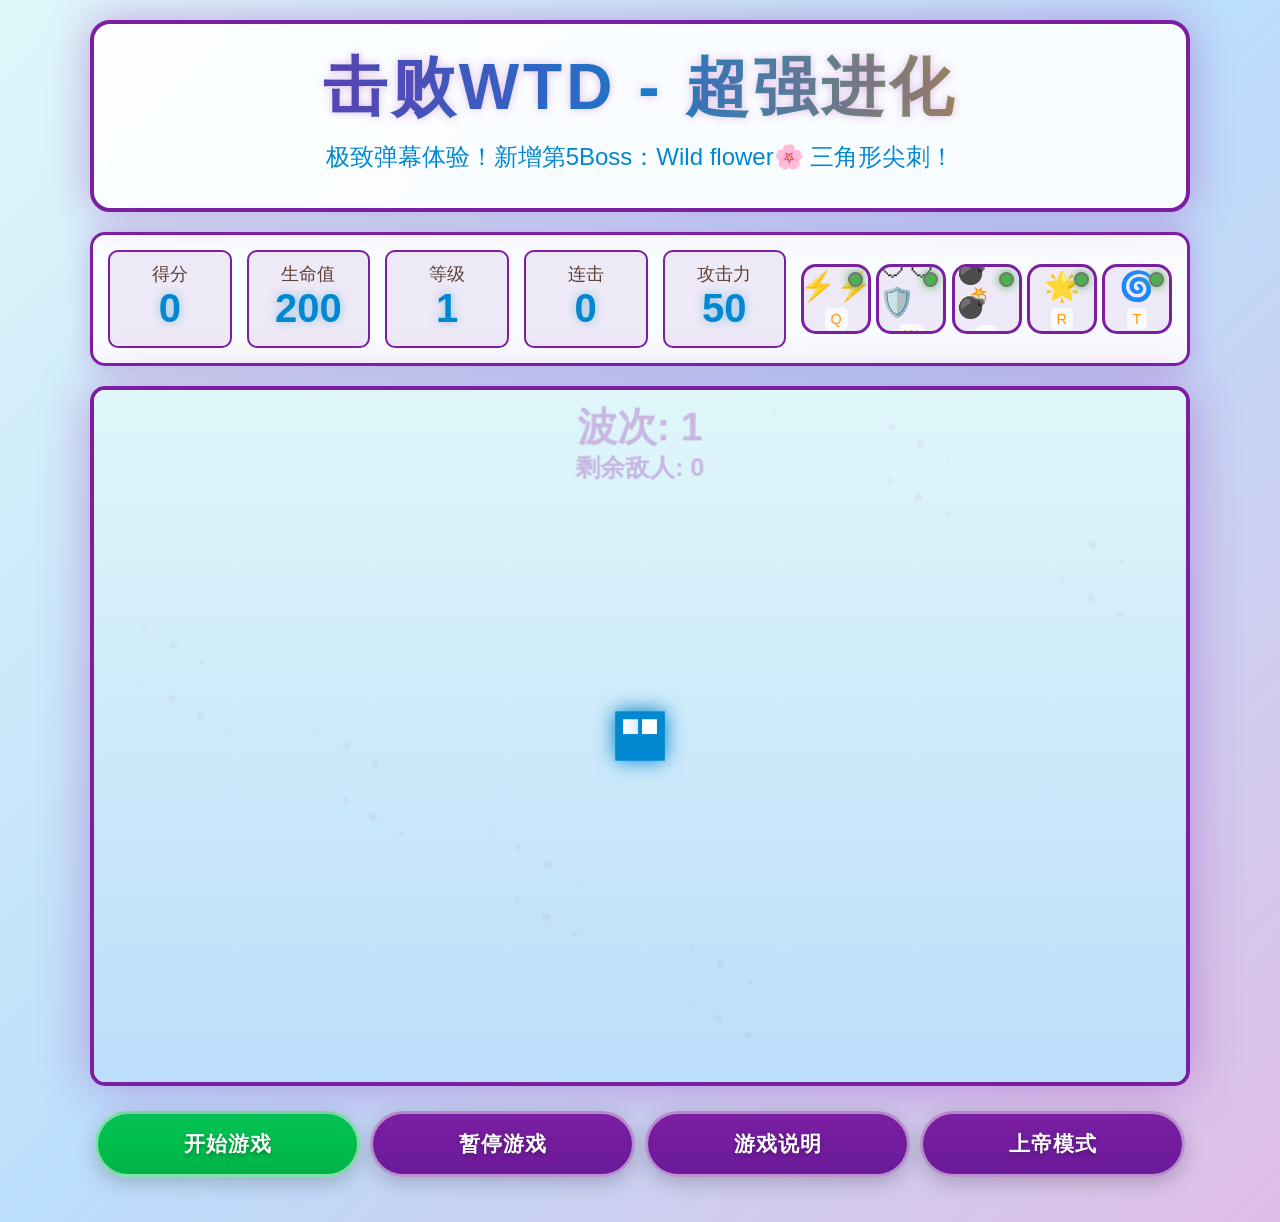
<file: KCM系列/wtd killer 换新版1.0.html>
<!DOCTYPE html>
<html lang="zh-CN">
<head>
    <meta charset="UTF-8">
    <meta name="viewport" content="width=device-width, initial-scale=1.0">
    <title>击败WTD - 超强进化</title>
    <style>
        * {
            margin: 0;
            padding: 0;
            box-sizing: border-box;
            font-family: 'Segoe UI', Tahoma, Geneva, Verdana, sans-serif;
        }
        
        body {
            background: linear-gradient(135deg, #e0f7fa, #bbdefb, #e1bee7);
            color: #333;
            min-height: 100vh;
            display: flex;
            flex-direction: column;
            align-items: center;
            justify-content: center;
            padding: 20px;
            overflow-x: hidden;
        }
        
        .game-header {
            text-align: center;
            margin-bottom: 20px;
            padding: 20px;
            background: rgba(255, 255, 255, 0.9);
            border-radius: 20px;
            box-shadow: 0 0 40px rgba(156, 39, 176, 0.4);
            border: 4px solid #7b1fa2;
            max-width: 1100px;
            width: 100%;
            backdrop-filter: blur(10px);
        }
        
        .game-title {
            color: #7b1fa2;
            font-size: 4rem;
            margin-bottom: 10px;
            text-shadow: 0 0 10px rgba(156, 39, 176, 0.3);
            letter-spacing: 4px;
            background: linear-gradient(to right, #7b1fa2, #0288d1, #ff9800);
            -webkit-background-clip: text;
            -webkit-text-fill-color: transparent;
            background-clip: text;
            animation: titleGlow 2s infinite alternate;
        }
        
        @keyframes titleGlow {
            0% { text-shadow: 0 0 10px rgba(156, 39, 176, 0.4), 0 0 20px rgba(156, 39, 176, 0.3); }
            100% { text-shadow: 0 0 20px rgba(156, 39, 176, 0.5), 0 0 30px rgba(156, 39, 176, 0.4), 0 0 40px rgba(156, 39, 176, 0.3); }
        }
        
        .subtitle {
            font-size: 1.5rem;
            color: #0288d1;
            margin-bottom: 15px;
        }
        
        .game-container {
            position: relative;
            width: 1100px;
            height: 700px;
            background-color: rgba(255, 255, 255, 0.95);
            border-radius: 15px;
            overflow: hidden;
            box-shadow: 0 0 50px rgba(156, 39, 176, 0.4);
            border: 4px solid #7b1fa2;
            margin-bottom: 20px;
        }
        
        #game-canvas {
            width: 100%;
            height: 100%;
        }
        
        .hud {
            display: grid;
            grid-template-columns: repeat(5, 1fr) 3fr;
            gap: 15px;
            width: 1100px;
            margin-bottom: 20px;
            padding: 15px;
            background: rgba(255, 255, 255, 0.9);
            border-radius: 15px;
            box-shadow: 0 0 25px rgba(156, 39, 176, 0.3);
            border: 3px solid #7b1fa2;
        }
        
        .hud-item {
            text-align: center;
            padding: 10px;
            background: rgba(237, 231, 246, 0.9);
            border-radius: 10px;
            border: 2px solid #7b1fa2;
        }
        
        .hud-value {
            font-size: 2.5rem;
            font-weight: bold;
            color: #0288d1;
            text-shadow: 0 0 10px rgba(2, 136, 209, 0.4);
            margin-bottom: 5px;
            animation: valuePulse 2s infinite;
        }
        
        @keyframes valuePulse {
            0% { transform: scale(1); }
            50% { transform: scale(1.05); }
            100% { transform: scale(1); }
        }
        
        .hud-label {
            font-size: 1.1rem;
            color: #5d4037;
        }
        
        .ability-bar {
            grid-column: 6;
            display: flex;
            justify-content: space-between;
            align-items: center;
        }
        
        .ability {
            width: 70px;
            height: 70px;
            border-radius: 15px;
            background: rgba(237, 231, 246, 0.9);
            border: 3px solid #7b1fa2;
            display: flex;
            flex-direction: column;
            justify-content: center;
            align-items: center;
            cursor: pointer;
            transition: all 0.2s;
            position: relative;
            overflow: hidden;
        }
        
        .ability:hover {
            transform: scale(1.1);
            box-shadow: 0 0 20px rgba(156, 39, 176, 0.5);
        }
        
        .ability:active {
            transform: scale(0.95);
        }
        
        .ability-icon {
            font-size: 1.8rem;
            margin-bottom: 5px;
        }
        
        .ability-key {
            font-size: 0.9rem;
            color: #ff9800;
            background: rgba(255, 255, 255, 0.7);
            padding: 3px 6px;
            border-radius: 5px;
        }
        
        .ability-cooldown {
            position: absolute;
            bottom: 0;
            left: 0;
            width: 100%;
            background: rgba(244, 67, 54, 0.8);
            transition: height 0.3s;
        }
        
        .auto-toggle {
            position: absolute;
            top: 5px;
            right: 5px;
            width: 15px;
            height: 15px;
            border-radius: 50%;
            background: #bdbdbd;
            border: 2px solid #757575;
            cursor: pointer;
        }
        
        .auto-toggle.active {
            background: #4caf50;
            box-shadow: 0 0 10px #4caf50;
        }
        
        .controls {
            width: 1100px;
            display: flex;
            justify-content: space-between;
            margin-bottom: 20px;
            flex-wrap: wrap;
        }
        
        .btn {
            padding: 16px 32px;
            font-size: 1.3rem;
            background: linear-gradient(to bottom, #7b1fa2, #6a1b9a);
            color: white;
            border: none;
            border-radius: 50px;
            cursor: pointer;
            margin: 5px;
            transition: all 0.3s;
            box-shadow: 0 6px 20px rgba(0, 0, 0, 0.2);
            border: 3px solid rgba(255, 255, 255, 0.5);
            flex: 1;
            min-width: 160px;
            font-weight: bold;
            letter-spacing: 1px;
            text-shadow: 0 2px 4px rgba(0, 0, 0, 0.3);
        }
        
        .btn:hover {
            background: linear-gradient(to bottom, #8e24aa, #7b1fa2);
            transform: translateY(-4px);
            box-shadow: 0 10px 25px rgba(0, 0, 0, 0.3);
        }
        
        .btn:active {
            transform: translateY(1px);
        }
        
        #start-btn {
            background: linear-gradient(to bottom, #00c853, #00b248);
        }
        
        #start-btn:hover {
            background: linear-gradient(to bottom, #00e676, #00c853);
        }
        
        #upgrade-btn {
            background: linear-gradient(to bottom, #ff9800, #f57c00);
        }
        
        #upgrade-btn:hover {
            background: linear-gradient(to bottom, #ffb300, #ff9800);
        }
        
        .instructions {
            width: 1100px;
            background: rgba(255, 255, 255, 0.9);
            border-radius: 15px;
            padding: 20px;
            margin-top: 10px;
            border: 3px solid #7b1fa2;
            box-shadow: 0 0 25px rgba(156, 39, 176, 0.3);
        }
        
        .instructions h2 {
            color: #7b1fa2;
            margin-bottom: 15px;
            font-size: 2rem;
            text-shadow: 0 0 10px rgba(156, 39, 176, 0.3);
        }
        
        .instructions-content {
            display: grid;
            grid-template-columns: 1fr 1fr;
            gap: 20px;
        }
        
        .instructions-section {
            background: rgba(237, 231, 246, 0.9);
            padding: 15px;
            border-radius: 10px;
            border: 2px solid #7b1fa2;
        }
        
        .instructions-section h3 {
            color: #0288d1;
            margin-bottom: 10px;
            font-size: 1.5rem;
        }
        
        .instructions-section ul {
            list-style-type: none;
            padding-left: 10px;
        }
        
        .instructions-section li {
            margin-bottom: 8px;
            color: #5d4037;
            padding-left: 20px;
            position: relative;
        }
        
        .instructions-section li:before {
            content: "⚡⚡";
            color: #7b1fa2;
            font-size: 1rem;
            position: absolute;
            left: 0;
            top: 0;
        }
        
        .game-over {
            position: absolute;
            top: 0;
            left: 0;
            width: 100%;
            height: 100%;
            background: rgba(255, 255, 255, 0.95);
            display: none;
            flex-direction: column;
            justify-content: center;
            align-items: center;
            z-index: 100;
            border-radius: 15px;
            backdrop-filter: blur(10px);
        }
        
        .game-over h2 {
            font-size: 5rem;
            color: #d32f2f;
            margin-bottom: 20px;
            text-shadow: 0 0 20px rgba(211, 47, 47, 0.5);
            animation: gameOverPulse 1.5s infinite;
        }
        
        @keyframes gameOverPulse {
            0% { transform: scale(1); }
            50% { transform: scale(1.1); }
            100% { transform: scale(1); }
        }
        
        .game-over p {
            font-size: 2.5rem;
            margin-bottom: 30px;
            color: #0288d1;
            text-shadow: 0 0 10px rgba(2, 136, 209, 0.4);
        }
        
        .mobile-controls {
            display: none;
            width: 100%;
            margin-top: 20px;
            justify-content: space-around;
            flex-wrap: wrap;
        }
        
        .mobile-btn {
            width: 80px;
            height: 80px;
            border-radius: 50%;
            background: rgba(156, 39, 176, 0.8);
            color: white;
            font-size: 28px;
            border: 4px solid rgba(255, 255, 255, 0.6);
            display: flex;
            align-items: center;
            justify-content: center;
            user-select: none;
            -webkit-tap-highlight-color: transparent;
            margin: 5px;
            box-shadow: 0 8px 20px rgba(0, 0, 0, 0.3);
        }
        
        .mobile-shoot {
            background: rgba(2, 136, 209, 0.8);
        }
        
        .mobile-ability {
            background: rgba(255, 152, 0, 0.8);
            font-size: 22px;
        }
        
        .boss-health {
            position: absolute;
            top: 10px;
            left: 50%;
            transform: translateX(-50%);
            width: 90%;
            height: 35px;
            background: rgba(255, 255, 255, 0.8);
            border: 3px solid #d32f2f;
            border-radius: 20px;
            overflow: hidden;
            z-index: 10;
            display: none;
        }
        
        .boss-health-bar {
            height: 100%;
            background: linear-gradient(to right, #f44336, #ef5350, #e57373);
            width: 100%;
            transition: width 0.5s;
        }
        
        .boss-health-text {
            position: absolute;
            top: 0;
            left: 0;
            width: 100%;
            height: 100%;
            display: flex;
            justify-content: center;
            align-items: center;
            color: #333;
            font-weight: bold;
            text-shadow: 1px 1px 2px rgba(255, 255, 255, 0.8);
            font-size: 1.2rem;
        }
        
        .powerup-indicator {
            position: absolute;
            top: 60px;
            left: 50%;
            transform: translateX(-50%);
            background: rgba(255, 255, 255, 0.8);
            border: 2px solid #0288d1;
            border-radius: 10px;
            padding: 10px 20px;
            display: none;
            z-index: 10;
            color: #0288d1;
            font-weight: bold;
            text-shadow: 0 0 5px rgba(2, 136, 209, 0.3);
        }
        
        @media (max-width: 1150px) {
            .game-container, .hud, .controls, .instructions {
                width: 95vw;
            }
            
            .game-container {
                height: 70vh;
            }
            
            .game-title {
                font-size: 3rem;
            }
            
            .ability-bar {
                grid-column: 1 / span 6;
                grid-row: 2;
                margin-top: 10px;
            }
            
            .hud {
                grid-template-columns: repeat(4, 1fr);
            }
            
            .mobile-controls {
                display: flex;
            }
        }
        
        @media (max-width: 750px) {
            .instructions-content {
                grid-template-columns: 1fr;
            }
            
            .hud {
                grid-template-columns: repeat(2, 1fr);
            }
            
            .btn {
                min-width: 140px;
                font-size: 1.1rem;
                padding: 14px 20px;
            }
        }
        
        .auto-toggle-container {
            display: flex;
            align-items: center;
            justify-content: center;
            margin-top: 15px;
            color: #5d4037;
            font-size: 0.9rem;
        }
        
        .toggle-switch {
            position: relative;
            display: inline-block;
            width: 50px;
            height: 24px;
            margin-left: 10px;
        }
        
        .toggle-switch input {
            opacity: 0;
            width: 0;
            height: 0;
        }
        
        .toggle-slider {
            position: absolute;
            cursor: pointer;
            top: 0;
            left: 0;
            right: 0;
            bottom: 0;
            background-color: #bdbdbd;
            transition: .4s;
            border-radius: 24px;
        }
        
        .toggle-slider:before {
            position: absolute;
            content: "";
            height: 16px;
            width: 16px;
            left: 4px;
            bottom: 4px;
            background-color: white;
            transition: .4s;
            border-radius: 50%;
        }
        
        input:checked + .toggle-slider {
            background-color: #4caf50;
        }
        
        input:checked + .toggle-slider:before {
            transform: translateX(26px);
        }
        
        /* 天赋升级提示 */
        .upgrade-notification {
            position: absolute;
            top: 200px;
            left: 50%;
            transform: translateX(-50%);
            background: rgba(255, 255, 255, 0.95);
            border: 3px solid #ff9800;
            border-radius: 15px;
            padding: 25px;
            z-index: 80;
            color: #ff9800;
            text-align: center;
            min-width: 400px;
            display: none;
            box-shadow: 0 0 30px rgba(255, 152, 0, 0.5);
            backdrop-filter: blur(10px);
        }
        
        .upgrade-notification h3 {
            font-size: 2.5rem;
            margin-bottom: 15px;
            text-shadow: 0 0 10px rgba(255, 152, 0, 0.4);
        }
        
        .upgrade-notification p {
            font-size: 1.5rem;
            margin-bottom: 20px;
            color: #0288d1;
        }
        
        .upgrade-notification .upgrade-effect {
            font-size: 1.2rem;
            color: #5d4037;
            margin-bottom: 25px;
        }
    </style>
</head>
<body>
    <div class="game-header">
        <h1 class="game-title">击败WTD - 超强进化</h1>
        <p class="subtitle">极致弹幕体验！新增第5Boss：Wild flower🌸 三角形尖刺！</p>
    </div>
    
    <div class="hud">
        <div class="hud-item">
            <div class="hud-label">得分</div>
            <div id="score" class="hud-value">0</div>
        </div>
        <div class="hud-item">
            <div class="hud-label">生命值</div>
            <div id="health" class="hud-value">200</div>
        </div>
        <div class="hud-item">
            <div class="hud-label">等级</div>
            <div id="level" class="hud-value">1</div>
        </div>
        <div class="hud-item">
            <div class="hud-label">连击</div>
            <div id="combo" class="hud-value">0</div>
        </div>
        <div class="hud-item">
            <div class="hud-label">攻击力</div>
            <div id="damage-value" class="hud-value">50</div>
        </div>
        
        <div class="ability-bar">
            <div class="ability" id="ability1" data-key="Q">
                <div class="ability-icon">⚡⚡</div>
                <div class="ability-key">Q</div>
                <div class="auto-toggle active" id="auto-toggle-1"></div>
                <div class="ability-cooldown" id="cooldown1"></div>
            </div>
            <div class="ability" id="ability2" data-key="W">
                <div class="ability-icon">🛡🛡🛡️</div>
                <div class="ability-key">W</div>
                <div class="auto-toggle active" id="auto-toggle-2"></div>
                <div class="ability-cooldown" id="cooldown2"></div>
            </div>
            <div class="ability" id="ability3" data-key="E">
                <div class="ability-icon">💣💣</div>
                <div class="ability-key">E</div>
                <div class="auto-toggle active" id="auto-toggle-3"></div>
                <div class="ability-cooldown" id="cooldown3"></div>
            </div>
            <div class="ability" id="ability4" data-key="R">
                <div class="ability-icon">🌟</div>
                <div class="ability-key">R</div>
                <div class="auto-toggle active" id="auto-toggle-4"></div>
                <div class="ability-cooldown" id="cooldown4"></div>
            </div>
            <div class="ability" id="ability5" data-key="T">
                <div class="ability-icon">🌀</div>
                <div class="ability-key">T</div>
                <div class="auto-toggle active" id="auto-toggle-5"></div>
                <div class="ability-cooldown" id="cooldown5"></div>
            </div>
        </div>
    </div>
    
    <div class="game-container">
        <div class="boss-health" id="boss-health">
            <div class="boss-health-bar" id="boss-health-bar"></div>
            <div class="boss-health-text" id="boss-health-text">WTD BOSS: 100%</div>
        </div>
        
        <div class="powerup-indicator" id="powerup-indicator">
            攻击力提升！
        </div>
        
        <!-- 天赋升级提示 - 移除确认按钮 -->
        <div class="upgrade-notification" id="upgrade-notification">
            <h3>🎉🎉 等级提升！</h3>
            <p id="upgrade-title">获得新天赋</p>
            <div class="upgrade-effect" id="upgrade-effect">天赋效果描述</div>
            <!-- 按钮已移除，2秒后自动消失 -->
        </div>
        
        <canvas id="game-canvas" width="1100" height="700"></canvas>
        
        <div class="game-over" id="game-over">
            <h2>游戏结束</h2>
            <p id="final-score">得分: 0</p>
            <p id="final-level">等级: 1</p>
            <p id="final-combo">最高连击: 0</p>
            <button class="btn" id="restart-btn">重新开始</button>
        </div>
    </div>
    
    <div class="controls">
        <button class="btn" id="start-btn">开始游戏</button>
        <button class="btn" id="pause-btn">暂停游戏</button>
        <button class="btn" id="instructions-btn">游戏说明</button>
        <button class="btn" id="godmode-btn">上帝模式</button>
    </div>
    
    <div class="mobile-controls">
        <div class="mobile-btn" id="mobile-left">←</div>
        <div class="mobile-btn" id="mobile-up">↑</div>
        <div class="mobile-btn" id="mobile-down">↓</div>
        <div class="mobile-btn" id="mobile-right">→</div>
        <div class="mobile-btn mobile-shoot" id="mobile-shoot">⚡⚡</div>
        <div class="mobile-btn mobile-ability" id="mobile-ability1">Q</div>
        <div class="mobile-btn mobile-ability" id="mobile-ability2">W</div>
        <div class="mobile-btn mobile-ability" id="mobile-ability3">E</div>
    </div>
    
    <div class="instructions" id="instructions-panel" style="display: none;">
        <h2>游戏说明 - 超强进化版</h2>
        <div class="instructions-content">
            <div class="instructions-section">
                <h3>超强初始属性</h3>
                <ul>
                    <li>初始生命值：200（原100）</li>
                    <li>初始攻击力：50（原10）</li>
                    <li>初始射速：每秒10发（原5发）</li>
                    <li>初始移动速度：8（原5）</li>
                    <li>三连发子弹，自动瞄准</li>
                    <li>连续击中敌人增加连击，提升攻击力</li>
                </ul>
            </div>
            <div class="instructions-section">
                <h3>技能系统（默认自动释放）</h3>
                <ul>
                    <li>Q键：超电磁炮 - 敌人≥3时释放，连锁攻击</li>
                    <li>W键：绝对防御 - 生命值<50%时释放，无敌4秒</li>
                    <li>E键：黑洞炸弹 - 敌人≥5时释放，吸聚敌人</li>
                    <li>R键：浮游炮 - 无无人机时释放，召唤4个浮游炮</li>
                    <li>T键：时间停滞 - 子弹≥20时释放，冻结3秒</li>
                    <li>所有技能默认自动释放，可手动切换</li>
                </ul>
            </div>
            <div class="instructions-section">
                <h3>强化敌人系统</h3>
                <ul>
                    <li>普通WTD：生命值500，速度更快</li>
                    <li>闪电WTD：超高速度，残影效果</li>
                    <li>重甲WTD：生命值1500，减伤50%</li>
                    <li>狙击WTD：超远距离精准射击</li>
                    <li>召唤WTD：召唤更多WTD</li>
                    <li>Gay0：彩虹追踪子弹，中等生命值</li>
                    <li>Sigma：激光分裂攻击，高科技敌人</li>
                    <li>gqh学姐：超高生命值，中等速度</li>
                    <li>WTD BOSS：多重攻击模式，多种弹幕</li>
                    <li style="color: #ff69b4; font-weight: bold;">✨ Wild flower🌸：第5个Boss，超强生命值，快速发射三角形尖刺！</li>
                </ul>
            </div>
            <div class="instructions-section">
                <h3>随机升级系统</h3>
                <ul>
                    <li>每次升级随机获得一个天赋</li>
                    <li>天赋效果立即生效</li>
                    <li>显示天赋加成提示</li>
                    <li>升级效果大幅增强，性价比更高</li>
                </ul>
            </div>
        </div>
    </div>

    <script>
        // ==================== 获取Canvas和上下文 ====================
        const canvas = document.getElementById('game-canvas');
        const ctx = canvas.getContext('2d');
        
        // ==================== 游戏状态 ====================
        let gameRunning = false;
        let gamePaused = false;
        let gameLoop;
        let score = 0;
        let health = 200;
        let maxHealth = 200;
        let playerLevel = 1;
        let xp = 0;
        let xpToNextLevel = 100;
        let wave = 1;
        let enemiesRemaining = 0;
        let bossActive = false;
        let godMode = false;
        let combo = 0;
        let maxCombo = 0;
        let comboTimeout = null;
        let frenzyMode = false;
        let autoSkills = true;

        // ========== 新增：记录Boss生成次数，用于第5个Boss变为Wild flower🌸 ==========
        let bossSpawnCount = 0;
        
        // ==================== 玩家属性 ====================
        const player = {
            x: canvas.width / 2 - 25,
            y: canvas.height / 2 - 25,
            width: 50,
            height: 50,
            speed: 8,
            color: '#0288d1', // 改为浅色主题的颜色
            bullets: [],
            lastShot: 0,
            shotDelay: 100,
            damage: 50,
            pierce: 0,
            explosive: false,
            tripleShot: true,
            homing: false,
            attackRange: 1.0,
            bulletCount: 1,
            regenHealth: false,
            regenRate: 0,
            dodgeChance: 0
        };
        
        // ==================== 升级系统 ====================
        const upgrades = {
            damage: { level: 1, cost: 100, name: "毁灭攻击", effect: "增加子弹伤害100%，攻击范围扩大" },
            fireRate: { level: 1, cost: 100, name: "极限射速", effect: "增加射击速度150%，可同时发射多颗子弹" },
            health: { level: 1, cost: 100, name: "无敌之躯", effect: "增加最大生命值200%，每秒恢复生命值" },
            speed: { level: 1, cost: 100, name: "光速移动", effect: "增加移动速度100%，增加闪避几率" },
            pierce: { level: 0, cost: 300, name: "无限穿透", effect: "子弹可以无限穿透敌人，伤害不衰减" },
            explosive: { level: 0, cost: 500, name: "核爆子弹", effect: "子弹击中时产生大范围爆炸，连锁反应" },
            critical: { level: 0, cost: 400, name: "致命一击", effect: "增加暴击几率25%，暴击伤害提升300%" },
            vampire: { level: 0, cost: 350, name: "吸血攻击", effect: "造成伤害的10%转化为生命值" }
        };
        
        // 暴击系统
        let criticalChance = 0;
        let criticalMultiplier = 2.0;
        
        // 吸血系统
        let vampiricRatio = 0;
        
        // ==================== 技能系统 ====================
        const abilities = {
            chainLightning: {
                name: "超电磁炮", key: "Q", cooldown: 8000, lastUsed: 0, active: false, auto: true
            },
            shield: {
                name: "绝对防御", key: "W", cooldown: 12000, lastUsed: 0, active: false, duration: 4000, auto: true
            },
            bomb: {
                name: "黑洞炸弹", key: "E", cooldown: 15000, lastUsed: 0, active: false, auto: true
            },
            drone: {
                name: "浮游炮", key: "R", cooldown: 20000, lastUsed: 0, active: false, drones: [], auto: true
            },
            timeStop: {
                name: "时间停滞", key: "T", cooldown: 25000, lastUsed: 0, active: false, duration: 3000, auto: true
            }
        };
        
        // 时间停滞
        let timeStopActive = false;
        let timeStopEnd = 0;
        
        // 敌人数组
        let enemies = [];
        // Boss对象
        let boss = null;
        // 粒子数组
        let particles = [];
        // 敌人子弹数组
        let enemyBullets = [];
        
        // 控制状态
        const keys = {};
        const mouse = { x: 0, y: 0, pressed: false };
        
        // ==================== 初始化游戏 ====================
        function initGame() {
            score = 0;
            health = maxHealth;
            playerLevel = 1;
            xp = 0;
            xpToNextLevel = 100;
            wave = 1;
            enemiesRemaining = 0;
            bossActive = false;
            combo = 0;
            maxCombo = 0;
            frenzyMode = false;
            timeStopActive = false;
            criticalChance = 0;
            criticalMultiplier = 2.0;
            vampiricRatio = 0;
            
            // 重置Boss生成计数
            bossSpawnCount = 0;
            
            player.x = canvas.width / 2 - 25;
            player.y = canvas.height / 2 - 25;
            player.bullets = [];
            player.lastShot = 0;
            player.speed = 8;
            player.damage = 50;
            player.pierce = 0;
            player.explosive = false;
            player.tripleShot = true;
            player.homing = false;
            player.attackRange = 1.0;
            player.bulletCount = 1;
            player.regenHealth = false;
            player.regenRate = 0;
            player.dodgeChance = 0;
            
            upgrades.damage.level = 1;
            upgrades.fireRate.level = 1;
            upgrades.health.level = 1;
            upgrades.speed.level = 1;
            upgrades.pierce.level = 0;
            upgrades.explosive.level = 0;
            upgrades.critical.level = 0;
            upgrades.vampire.level = 0;
            
            for (let ability in abilities) {
                abilities[ability].lastUsed = 0;
                abilities[ability].active = false;
                abilities[ability].auto = true;
                if (abilities[ability].drones) abilities[ability].drones = [];
            }
            
            enemies = [];
            particles = [];
            enemyBullets = [];
            boss = null;
            
            updateUI();
            
            document.getElementById('game-over').style.display = 'none';
            document.getElementById('upgrade-notification').style.display = 'none';
            document.getElementById('boss-health').style.display = 'none';
            document.getElementById('powerup-indicator').style.display = 'none';
            
            spawnWave();
        }
        
        // ==================== 开始游戏 ====================
        function startGame() {
            if (gameRunning) return;
            initGame();
            gameRunning = true;
            gamePaused = false;
            gameLoop = requestAnimationFrame(updateGame);
            document.getElementById('start-btn').textContent = '游戏中...';
            document.getElementById('pause-btn').textContent = '暂停游戏';
        }
        
        // ==================== 暂停游戏 ====================
        function pauseGame() {
            if (!gameRunning) return;
            gamePaused = !gamePaused;
            if (gamePaused) {
                cancelAnimationFrame(gameLoop);
                document.getElementById('pause-btn').textContent = '继续游戏';
            } else {
                gameLoop = requestAnimationFrame(updateGame);
                document.getElementById('pause-btn').textContent = '暂停游戏';
            }
        }
        
        // ==================== 结束游戏 ====================
        function endGame() {
            gameRunning = false;
            cancelAnimationFrame(gameLoop);
            const gameOverScreen = document.getElementById('game-over');
            document.getElementById('final-score').textContent = `得分: ${score}`;
            document.getElementById('final-level').textContent = `等级: ${playerLevel}`;
            document.getElementById('final-combo').textContent = `最高连击: ${maxCombo}`;
            gameOverScreen.style.display = 'flex';
            document.getElementById('start-btn').textContent = '开始游戏';
        }
        
        // ==================== 更新UI ====================
        function updateUI() {
            document.getElementById('score').textContent = score;
            document.getElementById('health').textContent = Math.round(health);
            document.getElementById('level').textContent = playerLevel;
            document.getElementById('combo').textContent = combo;
            let averageDamage = player.damage * (1 + criticalChance * (criticalMultiplier - 1));
            document.getElementById('damage-value').textContent = Math.floor(averageDamage * (1 + combo/100));
            updateAbilityCooldowns();
            updateAutoToggleDisplay();
        }
        
        // 技能冷却显示
        function updateAbilityCooldowns() {
            const now = Date.now();
            for (let i = 1; i <= 5; i++) {
                const abilityKey = Object.keys(abilities)[i-1];
                const ability = abilities[abilityKey];
                const cooldownElement = document.getElementById(`cooldown${i}`);
                if (!ability) continue;
                const timeSinceLastUse = now - ability.lastUsed;
                const cooldownPercent = Math.min(100, (timeSinceLastUse / ability.cooldown) * 100);
                cooldownElement.style.height = `${100 - cooldownPercent}%`;
                if (timeSinceLastUse < ability.cooldown) {
                    cooldownElement.style.backgroundColor = 'rgba(244, 67, 54, 0.8)';
                } else {
                    cooldownElement.style.backgroundColor = ability.auto ? 'rgba(76, 175, 80, 0.5)' : 'transparent';
                }
            }
        }
        
        // 自动释放显示
        function updateAutoToggleDisplay() {
            for (let i = 1; i <= 5; i++) {
                const abilityKey = Object.keys(abilities)[i-1];
                const ability = abilities[abilityKey];
                const toggleElement = document.getElementById(`auto-toggle-${i}`);
                if (!ability) continue;
                if (ability.auto) {
                    toggleElement.classList.add('active');
                } else {
                    toggleElement.classList.remove('active');
                }
            }
        }
        
        // ==================== 生成敌人 ====================
        function spawnWave() {
            enemiesRemaining = Math.min(4 + wave * 2, 25);
            for (let i = 0; i < enemiesRemaining; i++) {
                let enemyType;
                const rand = Math.random();
                if (wave < 3) {
                    if (rand < 0.7) enemyType = 'normal';
                    else if (rand < 0.9) enemyType = 'fast';
                    else enemyType = 'gqh';
                } else if (wave < 5) {
                    if (rand < 0.5) enemyType = 'normal';
                    else if (rand < 0.7) enemyType = 'fast';
                    else if (rand < 0.8) enemyType = 'tank';
                    else if (rand < 0.9) enemyType = 'gqh';
                    else enemyType = 'shooter';
                } else if (wave < 8) {
                    if (rand < 0.3) enemyType = 'normal';
                    else if (rand < 0.45) enemyType = 'fast';
                    else if (rand < 0.55) enemyType = 'tank';
                    else if (rand < 0.65) enemyType = 'shooter';
                    else if (rand < 0.7) enemyType = 'gqh';
                    else if (rand < 0.8) enemyType = 'splitter';
                    else if (rand < 0.95) enemyType = 'gay0';
                    else enemyType = 'summoner';
                } else if (wave < 12) {
                    if (rand < 0.25) enemyType = 'normal';
                    else if (rand < 0.35) enemyType = 'fast';
                    else if (rand < 0.45) enemyType = 'tank';
                    else if (rand < 0.55) enemyType = 'shooter';
                    else if (rand < 0.6) enemyType = 'splitter';
                    else if (rand < 0.65) enemyType = 'gqh';
                    else if (rand < 0.75) enemyType = 'gay0';
                    else if (rand < 0.9) enemyType = 'sigma';
                    else enemyType = 'summoner';
                } else {
                    if (rand < 0.15) enemyType = 'normal';
                    else if (rand < 0.25) enemyType = 'fast';
                    else if (rand < 0.35) enemyType = 'tank';
                    else if (rand < 0.45) enemyType = 'shooter';
                    else if (rand < 0.5) enemyType = 'splitter';
                    else if (rand < 0.55) enemyType = 'gqh';
                    else if (rand < 0.65) enemyType = 'gay0';
                    else if (rand < 0.8) enemyType = 'sigma';
                    else if (rand < 0.9) enemyType = 'summoner';
                    else enemyType = 'gqh';
                }
                spawnEnemy(enemyType);
            }
            if (wave % 3 === 0) {
                spawnBoss();
            }
        }
        
        function spawnEnemy(type) {
            const enemy = {
                x: Math.random() < 0.5 ? -60 : canvas.width + 60,
                y: Math.random() * canvas.height,
                width: 40,
                height: 40,
                health: 0,
                maxHealth: 0,
                speed: 0,
                color: '#f44336', // 改为浅色主题的颜色
                type: type,
                lastShot: 0,
                shotDelay: 1500,
                bullets: [],
                trail: []
            };
            switch(type) {
                case 'normal':
                    enemy.width = 40; enemy.height = 40;
                    enemy.health = 500 + wave * 30; enemy.maxHealth = enemy.health;
                    enemy.speed = Math.min(2.5 + wave * 0.25,9); enemy.color = '#f44336'; break;
                case 'fast':
                    enemy.width = 30; enemy.height = 30;
                    enemy.health = 300 + wave * 20; enemy.maxHealth = enemy.health;
                    enemy.speed =Math.min( 6 + wave * 0.4,11); enemy.color = '#ff9800'; break;
                case 'tank':
                    enemy.width = 70; enemy.height = 70;
                    enemy.health = 1500 + wave * 80; enemy.maxHealth = enemy.health;
                    enemy.speed = Math.min(1.5 + wave * 0.15,7); enemy.color = '#2196f3';
                    enemy.damageReduction = 0.5; break;
                case 'shooter':
                    enemy.width = 45; enemy.height = 45;
                    enemy.health = 400 + wave * 35; enemy.maxHealth = enemy.health;
                    enemy.speed = Math.min(2.5 + wave * 0.2,8); enemy.color = '#9c27b0';
                    enemy.shotDelay = 1200; enemy.range = 600; break;
                case 'splitter':
                    enemy.width = 50; enemy.height = 50;
                    enemy.health = 600 + wave * 50; enemy.maxHealth = enemy.health;
                    enemy.speed = Math.min(2 + wave * 0.2,8); enemy.color = '#4caf50'; break;
                case 'summoner':
                    enemy.width = 60; enemy.height = 60;
                    enemy.health = 800 + wave * 80; enemy.maxHealth = enemy.health;
                    enemy.speed =Math. min(1.5 + wave * 0.15,7); enemy.color = '#e91e63';
                    enemy.lastSummon = 0; enemy.summonDelay = 5000; break;
                case 'gay0':
                    enemy.width = 45; enemy.height = 45;
                    enemy.health = 600 + wave * 40; enemy.maxHealth = enemy.health;
                    enemy.speed =Math. min(4.5 + wave * 0.3,9); enemy.color = 'rainbow';
                    enemy.shotDelay = 2000; enemy.range = 500; enemy.homingBullets = true; break;
                case 'sigma':
                    enemy.width = 50; enemy.height = 50;
                    enemy.health = 800 + wave * 60; enemy.maxHealth = enemy.health;
                    enemy.speed =Math. min(4 + wave * 0.25,9); enemy.color = '#607d8b';
                    enemy.secondaryColor = '#ffffff'; enemy.shotDelay = 2500; enemy.range = 450;
                    enemy.laserAttack = true; enemy.splitBullets = true; break;
                case 'gqh':
                    enemy.width = 65; enemy.height = 65;
                    enemy.health = 2000 + wave * 180; enemy.maxHealth = enemy.health;
                    enemy.speed = Math.min(2.5 + wave * 0.2,6.5); enemy.color = '#ff69b4';
                    enemy.shotDelay = 1800; enemy.range = 400; enemy.damageReduction = 0.3; break;
            }
            enemies.push(enemy);
        }
        
        // ==================== 生成Boss（核心修改：第5个Boss为Wild flower🌸）====================
        function spawnBoss() {
            bossActive = true;
            bossSpawnCount++;   // 每次生成Boss计数+1
            
            // 判断是否为第5、10、15...个Boss
            let isWildFlower = (bossSpawnCount % 5 === 0);
            
            if (!isWildFlower) {
                // 普通Boss（原有配置）
                boss = {
                    x: canvas.width / 2 - 100,
                    y: -150,
                    width: 200,
                    height: 200,
                    health: 3000 + wave * 600+wave*wave,
                    maxHealth: 3000 + wave * 600+wave*wave,
                    speed: 1.5,
                    color: '#9c27b0',
                    phase: 1,
                    lastShot: 0,
                    shotDelay: 800,
                    bullets: [],
                    lastPhaseChange: 0,
                    phaseChangeDelay: 15000,
                    moveDirection: 1,
                    pattern: 0,
                    lastPatternChange: 0,
                    patternChangeDelay: 3000,
                    type: 'normal'
                };
            } else {
                // ===== Wild flower🌸 超强Boss =====
                boss = {
                    x: canvas.width / 2 - 100,
                    y: -150,
                    width: 200,
                    height: 200,
                    health: 60000 + wave * 10000,      // 血量翻倍
                    maxHealth: 60000 + wave * 10000,
                    speed: 2.0,
                    color: '#ff69b4',
                    phase: 1,
                    lastShot: 0,
                    shotDelay: Math.min(1000+wave*3,2000),                 // 初始射速更快
                    bullets: [],
                    lastPhaseChange: 0,
                    phaseChangeDelay: 12000,        // 阶段切换更快
                    moveDirection: 1,
                    pattern: 0,
                    lastPatternChange: 0,
                    patternChangeDelay: 4000,
                    type: 'wildflower',
                    spikeCount: 20,                  // 初始尖刺数量
                    spikeDamage: 150+wave*10,                // 初始伤害
                    spikeSpeed: 10                  // 尖刺速度
                };
            }
            
            document.getElementById('boss-health').style.display = 'block';
            updateBossHealthBar();
        }
        
        // 更新Boss血条（根据类型显示不同名称）
        function updateBossHealthBar() {
            if (!boss) return;
            const healthPercent = (boss.health / boss.maxHealth) * 100;
            document.getElementById('boss-health-bar').style.width = `${healthPercent}%`;
            let bossName = (boss.type === 'wildflower') ? '🌸 Wild flower 🌸🌸' : 'WTD BOSS';
            document.getElementById('boss-health-text').textContent = `${bossName}: ${Math.round(healthPercent)}%`;
        }
        
        // ==================== 绘制玩家 ====================
        function drawPlayer() {
            ctx.save();
            ctx.fillStyle = player.color;
            ctx.shadowColor = player.color;
            ctx.shadowBlur = 20;
            ctx.fillRect(player.x, player.y, player.width, player.height);
            if (abilities.shield.active) {
                ctx.strokeStyle = '#0288d1'; ctx.lineWidth = 5;
                ctx.shadowColor = '#0288d1'; ctx.shadowBlur = 30;
                ctx.beginPath(); ctx.arc(player.x + player.width/2, player.y + player.height/2, player.width/2 + 15, 0, Math.PI * 2); ctx.stroke();
                const pulse = Math.sin(Date.now() / 150) * 0.3 + 0.7;
                ctx.globalAlpha = pulse * 0.6;
                ctx.fillStyle = '#0288d1';
                ctx.beginPath(); ctx.arc(player.x + player.width/2, player.y + player.height/2, player.width/2 + 10, 0, Math.PI * 2); ctx.fill();
                ctx.globalAlpha = 1;
            }
            ctx.fillStyle = '#ffffff';
            ctx.fillRect(player.x + 8, player.y + 8, 15, 15);
            ctx.fillRect(player.x + player.width - 23, player.y + 8, 15, 15);
            if (frenzyMode) {
                ctx.strokeStyle = '#ff9800'; ctx.lineWidth = 4;
                ctx.shadowColor = '#ff9800'; ctx.shadowBlur = 40;
                ctx.beginPath(); ctx.arc(player.x + player.width/2, player.y + player.height/2, player.width/2 + 25, 0, Math.PI * 2); ctx.stroke();
                for (let i = 0; i < 8; i++) {
                    const angle = (Date.now() / 200 + i * Math.PI / 4) % (Math.PI * 2);
                    const pulseSize = Math.sin(Date.now() / 100 + i) * 10 + 20;
                    ctx.fillStyle = '#ff9800';
                    ctx.beginPath(); ctx.arc(player.x + player.width/2 + Math.cos(angle) * 40, player.y + player.height/2 + Math.sin(angle) * 40, pulseSize * 0.3, 0, Math.PI * 2); ctx.fill();
                }
            }
            ctx.restore();
        }
        
        // ==================== 绘制敌人（完整保留原有所有敌人绘制）====================
        function drawEnemies() {
            enemies.forEach(enemy => {
                if (enemy.type === 'fast' && enemy.trail.length > 0) {
                    enemy.trail.forEach((pos, index) => {
                        const alpha = (index + 1) / enemy.trail.length * 0.3;
                        ctx.save(); ctx.globalAlpha = alpha; ctx.fillStyle = enemy.color; ctx.fillRect(pos.x, pos.y, enemy.width, enemy.height); ctx.restore();
                    });
                }
                if (enemy.type === 'gay0') {
                    ctx.save();
                    const gradient = ctx.createLinearGradient(enemy.x, enemy.y, enemy.x + enemy.width, enemy.y + enemy.height);
                    gradient.addColorStop(0, '#ff0000'); gradient.addColorStop(0.2, '#ff8800'); gradient.addColorStop(0.4, '#ffff00');
                    gradient.addColorStop(0.6, '#00ff00'); gradient.addColorStop(0.8, '#0088ff'); gradient.addColorStop(1, '#8800ff');
                    ctx.fillStyle = gradient; ctx.shadowColor = '#ffffff'; ctx.shadowBlur = 15; ctx.fillRect(enemy.x, enemy.y, enemy.width, enemy.height);
                    ctx.fillStyle = 'white'; ctx.font = 'bold 14px Arial'; ctx.textAlign = 'center'; ctx.textBaseline = 'middle';
                    ctx.shadowColor = 'black'; ctx.shadowBlur = 3; ctx.fillText('Gay0', enemy.x + enemy.width/2, enemy.y + enemy.height/2);
                    ctx.restore();
                } else if (enemy.type === 'sigma') {
                    ctx.save();
                    ctx.fillStyle = enemy.color; ctx.shadowColor = '#ffffff'; ctx.shadowBlur = 15; ctx.fillRect(enemy.x, enemy.y, enemy.width, enemy.height);
                    ctx.fillStyle = enemy.secondaryColor;
                    ctx.fillRect(enemy.x + 5, enemy.y, 5, enemy.height); ctx.fillRect(enemy.x + enemy.width - 10, enemy.y, 5, enemy.height);
                    ctx.fillRect(enemy.x, enemy.y + 5, enemy.width, 5); ctx.fillRect(enemy.x, enemy.y + enemy.height - 10, enemy.width, 5);
                    ctx.fillStyle = 'white'; ctx.font = 'bold 14px Arial'; ctx.textAlign = 'center'; ctx.textBaseline = 'middle';
                    ctx.shadowColor = 'black'; ctx.shadowBlur = 3; ctx.fillText('Sigma', enemy.x + enemy.width/2, enemy.y + enemy.height/2);
                    ctx.restore();
                } else if (enemy.type === 'gqh') {
                    ctx.save();
                    ctx.fillStyle = enemy.color; ctx.shadowColor = enemy.color; ctx.shadowBlur = 20; ctx.fillRect(enemy.x, enemy.y, enemy.width, enemy.height);
                    ctx.strokeStyle = '#ffffff'; ctx.lineWidth = 3; ctx.strokeRect(enemy.x + 3, enemy.y + 3, enemy.width - 6, enemy.height - 6);
                    ctx.fillStyle = 'white'; ctx.font = 'bold 16px Arial'; ctx.textAlign = 'center'; ctx.textBaseline = 'middle';
                    ctx.shadowColor = 'black'; ctx.shadowBlur = 3; ctx.fillText('gqh学姐', enemy.x + enemy.width/2, enemy.y + enemy.height/2);
                    ctx.fillStyle = '#ff1493';
                    ctx.beginPath(); ctx.moveTo(enemy.x + 15, enemy.y + 15);
                    ctx.bezierCurveTo(enemy.x + 15, enemy.y + 10, enemy.x + 20, enemy.y + 10, enemy.x + 20, enemy.y + 15);
                    ctx.bezierCurveTo(enemy.x + 20, enemy.y + 20, enemy.x + 15, enemy.y + 25, enemy.x + 15, enemy.y + 25);
                    ctx.bezierCurveTo(enemy.x + 15, enemy.y + 25, enemy.x + 10, enemy.y + 20, enemy.x + 10, enemy.y + 15);
                    ctx.bezierCurveTo(enemy.x + 10, enemy.y + 10, enemy.x + 15, enemy.y + 10, enemy.x + 15, enemy.y + 15);
                    ctx.fill();
                    ctx.restore();
                } else {
                    ctx.fillStyle = enemy.color; ctx.shadowColor = enemy.color; ctx.shadowBlur = 15; ctx.fillRect(enemy.x, enemy.y, enemy.width, enemy.height);
                    ctx.fillStyle = 'white'; ctx.font = 'bold 14px Arial'; ctx.textAlign = 'center'; ctx.textBaseline = 'middle'; ctx.shadowBlur = 0;
                    let enemyText = 'WTD';
                    if (enemy.type === 'fast') enemyText = '😈😈';
                    if (enemy.type === 'tank') enemyText = '奶龙';
                    if (enemy.type === 'shooter') enemyText = '😡😡';
                    if (enemy.type === 'splitter') enemyText = 'yyy';
                    if (enemy.type === 'summoner') enemyText = 'Null';
                    ctx.fillText(enemyText, enemy.x + enemy.width/2, enemy.y + enemy.height/2);
                }
                if (enemy.health < enemy.maxHealth) {
                    const healthPercent = enemy.health / enemy.maxHealth;
                    const barWidth = Math.min(enemy.width, 50);
                    const barHeight = 6;
                    const barX = enemy.x + (enemy.width - barWidth) / 2;
                    const barY = enemy.y - 10;
                    ctx.fillStyle = '#f44336'; ctx.fillRect(barX, barY, barWidth, barHeight);
                    ctx.fillStyle = enemy.type === 'tank' ? '#4caf50' : enemy.type === 'sigma' ? '#0288d1' : enemy.type === 'gqh' ? '#ff69b4' : '#8bc34a';
                    ctx.fillRect(barX, barY, barWidth * healthPercent, barHeight);
                    ctx.strokeStyle = '#000000'; ctx.lineWidth = 1; ctx.strokeRect(barX, barY, barWidth, barHeight);
                }
            });
            if (boss) drawBoss();
        }
        
        // ==================== 绘制Boss（新增Wild flower分支）====================
        function drawBoss() {
            ctx.save();
            if (boss.type === 'wildflower') {
                // Wild flower🌸 独特外观
                ctx.fillStyle = 'rgba(255, 105, 180, 0.9)';
                ctx.shadowColor = '#ff69b4';
                ctx.shadowBlur = 40;
                ctx.fillRect(boss.x, boss.y, boss.width, boss.height);
                // 花瓣
                ctx.fillStyle = '#ffb6c1';
                ctx.shadowBlur = 30;
                ctx.beginPath(); ctx.arc(boss.x - 20, boss.y + boss.height/2, 30, 0, Math.PI * 2); ctx.fill();
                ctx.beginPath(); ctx.arc(boss.x + boss.width + 20, boss.y + boss.height/2, 30, 0, Math.PI * 2); ctx.fill();
                ctx.beginPath(); ctx.arc(boss.x + boss.width/2, boss.y - 20, 30, 0, Math.PI * 2); ctx.fill();
                ctx.beginPath(); ctx.arc(boss.x + boss.width/2, boss.y + boss.height + 20, 30, 0, Math.PI * 2); ctx.fill();
                // 花符号
                ctx.fillStyle = '#ff1493';
                ctx.shadowBlur = 30;
                ctx.font = 'bold 48px Arial';
                ctx.textAlign = 'center'; ctx.textBaseline = 'middle';
                ctx.fillText('🌸', boss.x + boss.width/2, boss.y + boss.height/2);
                // 名称
                ctx.fillStyle = '#333333';
                ctx.font = 'bold 28px Arial';
                ctx.shadowBlur = 10;
                ctx.fillText('Wild flower', boss.x + boss.width/2, boss.y - 40);
            } else {
                // 普通Boss绘制（原样保留）
                ctx.fillStyle = boss.color;
                ctx.shadowColor = boss.color;
                ctx.shadowBlur = 30;
                ctx.fillRect(boss.x, boss.y, boss.width, boss.height);
                ctx.fillStyle = '#f44336';
                ctx.beginPath(); ctx.arc(boss.x + boss.width/2, boss.y + boss.height/2, 50, 0, Math.PI * 2); ctx.fill();
                ctx.fillStyle = 'white';
                ctx.font = 'bold 32px Arial';
                ctx.textAlign = 'center'; ctx.textBaseline = 'middle';
                ctx.shadowColor = 'black'; ctx.shadowBlur = 10;
                ctx.fillText('WTD BOSS', boss.x + boss.width/2, boss.y + boss.height/2);
                if (boss.phase === 2) {
                    const pulse = Math.sin(Date.now() / 200) * 0.5 + 0.5;
                    ctx.strokeStyle = `rgba(244, 67, 54, ${pulse})`; ctx.lineWidth = 8;
                    ctx.shadowColor = '#f44336'; ctx.shadowBlur = 20;
                    ctx.beginPath(); ctx.arc(boss.x + boss.width/2, boss.y + boss.height/2, boss.width/2 + 30, 0, Math.PI * 2); ctx.stroke();
                } else if (boss.phase === 3) {
                    ctx.save();
                    ctx.translate(boss.x + boss.width/2, boss.y + boss.height/2);
                    ctx.rotate(Date.now() / 500);
                    ctx.fillStyle = '#ff9800'; ctx.shadowColor = '#ff9800'; ctx.shadowBlur = 20;
                    for (let i = 0; i < 6; i++) {
                        ctx.save(); ctx.rotate(i * Math.PI / 3); ctx.fillRect(-20, -20, 40, 40); ctx.restore();
                    }
                    ctx.restore();
                }
            }
            ctx.restore();
        }
        
        // ==================== 绘制子弹（新增三角形尖刺）====================
        function drawBullets() {
            // 玩家子弹
            player.bullets.forEach(bullet => {
                ctx.save();
                if (frenzyMode) { ctx.fillStyle = '#ff9800'; ctx.shadowColor = '#ff9800'; }
                else if (bullet.explosive) { ctx.fillStyle = '#ff9800'; ctx.shadowColor = '#ff9800'; }
                else { ctx.fillStyle = '#0288d1'; ctx.shadowColor = '#0288d1'; }
                ctx.shadowBlur = 20;
                ctx.beginPath(); ctx.arc(bullet.x, bullet.y, bullet.radius, 0, Math.PI * 2); ctx.fill();
                if (player.tripleShot) {
                    ctx.globalAlpha = 0.5;
                    ctx.beginPath(); ctx.arc(bullet.x, bullet.y, bullet.radius * 1.5, 0, Math.PI * 2); ctx.fill();
                    ctx.globalAlpha = 1;
                }
                ctx.restore();
            });
            
            // 敌人子弹（包括新增三角形尖刺）
            enemyBullets.forEach(bullet => {
                ctx.save();
                if (bullet.laser) {
                    ctx.strokeStyle = '#9c27b0'; ctx.lineWidth = bullet.radius;
                    ctx.shadowColor = '#9c27b0'; ctx.shadowBlur = 20;
                    ctx.beginPath(); ctx.moveTo(bullet.startX, bullet.startY); ctx.lineTo(bullet.x, bullet.y); ctx.stroke();
                    ctx.fillStyle = '#ffffff';
                    ctx.beginPath(); ctx.arc(bullet.x, bullet.y, bullet.radius * 1.5, 0, Math.PI * 2); ctx.fill();
                }
                else if (bullet.rainbow) {
                    const gradient = ctx.createRadialGradient(bullet.x, bullet.y, 0, bullet.x, bullet.y, bullet.radius);
                    gradient.addColorStop(0, '#ff0000'); gradient.addColorStop(0.25, '#ffff00'); gradient.addColorStop(0.5, '#00ff00');
                    gradient.addColorStop(0.75, '#0088ff'); gradient.addColorStop(1, '#8800ff');
                    ctx.fillStyle = gradient; ctx.shadowColor = '#ffffff'; ctx.shadowBlur = 15;
                    ctx.beginPath(); ctx.arc(bullet.x, bullet.y, bullet.radius, 0, Math.PI * 2); ctx.fill();
                }
                else if (bullet.heart) {
                    ctx.fillStyle = '#ff69b4'; ctx.shadowColor = '#ff69b4'; ctx.shadowBlur = 15;
                    ctx.beginPath(); const size = bullet.radius * 1.5;
                    ctx.moveTo(bullet.x, bullet.y - size/2);
                    ctx.bezierCurveTo(bullet.x + size/2, bullet.y - size, bullet.x + size, bullet.y - size/2, bullet.x, bullet.y + size/2);
                    ctx.bezierCurveTo(bullet.x - size, bullet.y - size/2, bullet.x - size/2, bullet.y - size, bullet.x, bullet.y - size/2);
                    ctx.fill();
                }
                // ===== 新增：Wild flower的三角形尖刺 =====
                else if (bullet.shape === 'spike') {
                    ctx.translate(bullet.x, bullet.y);
                    const angle = Math.atan2(bullet.vy, bullet.vx);
                    ctx.rotate(angle);
                    ctx.fillStyle = '#ff69b4';
                    ctx.shadowColor = '#ff69b4';
                    ctx.shadowBlur = 15;
                    ctx.beginPath();
                    ctx.moveTo(bullet.radius * 1.5, 0);
                    ctx.lineTo(-bullet.radius, -bullet.radius);
                    ctx.lineTo(-bullet.radius, bullet.radius);
                    ctx.closePath();
                    ctx.fill();
                }
                else {
                    ctx.fillStyle = bullet.color || '#9c27b0';
                    ctx.shadowColor = bullet.color || '#9c27b0';
                    ctx.shadowBlur = 15;
                    ctx.beginPath(); ctx.arc(bullet.x, bullet.y, bullet.radius, 0, Math.PI * 2); ctx.fill();
                }
                ctx.restore();
            });
        }
        
        // ==================== 绘制粒子 ====================
        function drawParticles() {
            particles.forEach((particle, index) => {
                ctx.save();
                ctx.globalAlpha = particle.life / particle.maxLife;
                ctx.fillStyle = particle.color;
                if (particle.type === 'circle') {
                    ctx.beginPath(); ctx.arc(particle.x, particle.y, particle.size, 0, Math.PI * 2); ctx.fill();
                } else if (particle.type === 'square') {
                    ctx.fillRect(particle.x, particle.y, particle.size, particle.size);
                } else if (particle.type === 'star') {
                    ctx.beginPath();
                    for (let i = 0; i < 5; i++) {
                        const angle = (i * Math.PI * 2) / 5;
                        const radius = particle.size;
                        ctx.lineTo(particle.x + Math.cos(angle) * radius, particle.y + Math.sin(angle) * radius);
                    }
                    ctx.closePath(); ctx.fill();
                } else if (particle.type === 'rainbow') {
                    const gradient = ctx.createRadialGradient(particle.x, particle.y, 0, particle.x, particle.y, particle.size);
                    gradient.addColorStop(0, '#ff0000'); gradient.addColorStop(0.25, '#ffff00'); gradient.addColorStop(0.5, '#00ff00');
                    gradient.addColorStop(0.75, '#0088ff'); gradient.addColorStop(1, '#8800ff');
                    ctx.fillStyle = gradient; ctx.beginPath(); ctx.arc(particle.x, particle.y, particle.size, 0, Math.PI * 2); ctx.fill();
                } else if (particle.type === 'electric') {
                    ctx.fillStyle = '#0288d1'; ctx.beginPath(); ctx.arc(particle.x, particle.y, particle.size, 0, Math.PI * 2); ctx.fill();
                    ctx.strokeStyle = '#ffffff'; ctx.lineWidth = 1; ctx.beginPath(); ctx.arc(particle.x, particle.y, particle.size * 1.5, 0, Math.PI * 2); ctx.stroke();
                } else if (particle.type === 'heart') {
                    ctx.fillStyle = '#ff69b4';
                    ctx.beginPath(); const size = particle.size;
                    ctx.moveTo(particle.x, particle.y - size/2);
                    ctx.bezierCurveTo(particle.x + size/2, particle.y - size, particle.x + size, particle.y - size/2, particle.x, particle.y + size/2);
                    ctx.bezierCurveTo(particle.x - size, particle.y - size/2, particle.x - size/2, particle.y - size, particle.x, particle.y - size/2);
                    ctx.fill();
                }
                ctx.restore();
                particle.x += particle.vx; particle.y += particle.vy; particle.life--;
                if (particle.life <= 0) particles.splice(index, 1);
            });
        }
        
        // ==================== 绘制无人机 ====================
        function drawDrones() {
            if (!abilities.drone.active) return;
            abilities.drone.drones.forEach(drone => {
                ctx.save();
                ctx.fillStyle = '#ff9800'; ctx.shadowColor = '#ff9800'; ctx.shadowBlur = 20;
                ctx.beginPath(); ctx.arc(drone.x, drone.y, 15, 0, Math.PI * 2); ctx.fill();
                ctx.fillStyle = '#0288d1'; ctx.beginPath(); ctx.arc(drone.x, drone.y, 8, 0, Math.PI * 2); ctx.fill();
                ctx.strokeStyle = '#9c27b0'; ctx.lineWidth = 2;
                ctx.beginPath(); ctx.arc(drone.x, drone.y, 12, 0, Math.PI * 2); ctx.stroke();
                ctx.restore();
            });
        }
        
        // ==================== 移动玩家 ====================
        function movePlayer() {
            let moveX = 0, moveY = 0;
            if (keys['ArrowLeft'] || keys['a'] || keys['A']) moveX -= player.speed;
            if (keys['ArrowRight'] || keys['d'] || keys['D']) moveX += player.speed;
            if (keys['ArrowUp'] || keys['w'] || keys['W']) moveY -= player.speed;
            if (keys['ArrowDown'] || keys['s'] || keys['S']) moveY += player.speed;
            if (moveX !== 0 && moveY !== 0) { moveX *= 0.7071; moveY *= 0.7071; }
            player.x += moveX; player.y += moveY;
            if (player.x < 0) player.x = 0;
            if (player.x + player.width > canvas.width) player.x = canvas.width - player.width;
            if (player.y < 0) player.y = 0;
            if (player.y + player.height > canvas.height) player.y = canvas.height - player.height;
            if (player.regenHealth && health < maxHealth) {
                health += player.regenRate; if (health > maxHealth) health = maxHealth; updateUI();
            }
        }
        
        // ==================== 移动敌人（保留原逻辑，略作适配）====================
        function moveEnemies() {
            enemies.forEach((enemy, enemyIndex) => {
                if (enemy.type === 'fast') {
                    enemy.trail.push({x: enemy.x, y: enemy.y});
                    if (enemy.trail.length > 5) enemy.trail.shift();
                }
                const dx = (player.x + player.width/2) - (enemy.x + enemy.width/2);
                const dy = (player.y + player.height/2) - (enemy.y + enemy.height/2);
                const distance = Math.sqrt(dx * dx + dy * dy);
                if (distance > 0 && !timeStopActive) {
                    enemy.x += (dx / distance) * enemy.speed;
                    enemy.y += (dy / distance) * enemy.speed;
                }
                if (enemy.type === 'shooter' || enemy.type === 'gay0' || enemy.type === 'sigma' || enemy.type === 'gqh') {
                    const now = Date.now();
                    if (now - enemy.lastShot > enemy.shotDelay && distance < enemy.range && !timeStopActive) {
                        if (enemy.type === 'gay0') shootGay0(enemy);
                        else if (enemy.type === 'sigma') shootSigma(enemy);
                        else if (enemy.type === 'gqh') shootGqh(enemy);
                        else shootEnemy(enemy);
                        enemy.lastShot = now;
                    }
                }
                if (enemy.type === 'summoner') {
                    const now = Date.now();
                    if (now - enemy.lastSummon > enemy.summonDelay && !timeStopActive) {
                        for (let i = 0; i < 2; i++) {
                            enemies.push({
                                x: enemy.x + enemy.width/2, y: enemy.y + enemy.height/2,
                                width: 30, height: 30, health: 200, maxHealth: 200, speed: 2.5,
                                color: '#f44336', type: 'normal'
                            }); enemiesRemaining++;
                        }
                        enemy.lastSummon = now;
                    }
                }
                if (!abilities.shield.active && !godMode &&
                    enemy.x < player.x + player.width && enemy.x + enemy.width > player.x &&
                    enemy.y < player.y + player.height && enemy.y + enemy.height > player.y) {
                    if (Math.random() * 100 > player.dodgeChance) {
                        const damage = enemy.type === 'gqh' ? 25 : enemy.type === 'tank' ? 20 : 10;
                        health -= damage; updateUI();
                        createParticles(enemy.x + enemy.width/2, enemy.y + enemy.height/2, 15, '#f44336');
                        if (health <= 0) { health = 0; endGame(); }
                    }
                    enemies.splice(enemyIndex, 1); enemiesRemaining--; resetCombo();
                }
            });
            if (boss && !timeStopActive) moveBoss();
        }
        
        // ==================== 移动Boss（新增Wild flower阶段变化）====================
        function moveBoss() {
            boss.x += boss.speed * boss.moveDirection;
            if (boss.x <= 0 || boss.x + boss.width >= canvas.width) {
                boss.moveDirection *= -1;
                boss.x = Math.max(0, Math.min(canvas.width - boss.width, boss.x));
            }
            boss.y = 100 + Math.sin(Date.now() / 1800) * 50;
            
            const now = Date.now();
            if (now - boss.lastPhaseChange > boss.phaseChangeDelay) {
                boss.phase++;
                boss.lastPhaseChange = now;
                if (boss.phase > 3) boss.phase = 1;
                
                if (boss.type === 'wildflower') {
                    // Wild flower阶段强化
                    if (boss.phase === 2) {
                        boss.shotDelay = 200; boss.spikeCount = 8; boss.spikeDamage = 35; boss.speed = 2.5;
                    } else if (boss.phase === 3) {
                        boss.shotDelay = 120; boss.spikeCount = 10; boss.spikeDamage = 40; boss.speed = 3.0;
                    } else {
                        boss.shotDelay = 300; boss.spikeCount = 6; boss.spikeDamage = 30; boss.speed = 2.0;
                    }
                } else {
                    // 普通Boss阶段
                    if (boss.phase === 2) { boss.shotDelay = 500; boss.speed = 2.5; }
                    else if (boss.phase === 3) { boss.shotDelay = 300; boss.speed = 3.5; }
                    else { boss.shotDelay = 800; boss.speed = 1.5; }
                }
            }
            
            // 攻击模式切换（仅普通Boss）
            if (boss.type !== 'wildflower') {
                if (now - boss.lastPatternChange > boss.patternChangeDelay) {
                    boss.pattern = (boss.pattern + 1) % 4;
                    boss.lastPatternChange = now;
                }
            }
            
            if (now - boss.lastShot > boss.shotDelay) {
                shootBoss();
                boss.lastShot = now;
            }
        }
        
        // ==================== 敌人射击（原有）====================
        function shootEnemy(enemy) {
            const dx = (player.x + player.width/2) - (enemy.x + enemy.width/2);
            const dy = (player.y + player.height/2) - (enemy.y + enemy.height/2);
            const distance = Math.sqrt(dx * dx + dy * dy);
            if (distance === 0) return;
            enemyBullets.push({
                x: enemy.x + enemy.width/2, y: enemy.y + enemy.height/2, radius: 8, speed: 6,
                vx: dx / distance, vy: dy / distance, damage: 15, color: '#9c27b0'
            });
        }
        function shootGay0(enemy) {
            for (let i = 0; i < 3; i++) {
                const angleOffset = (i - 1) * 0.2;
                const dx = (player.x + player.width/2) - (enemy.x + enemy.width/2);
                const dy = (player.y + player.height/2) - (enemy.y + enemy.height/2);
                const distance = Math.sqrt(dx * dx + dy * dy);
                if (distance === 0) return;
                const baseAngle = Math.atan2(dy, dx);
                const angle = baseAngle + angleOffset;
                enemyBullets.push({
                    x: enemy.x + enemy.width/2, y: enemy.y + enemy.height/2, radius: 7, speed: 5,
                    vx: Math.cos(angle), vy: Math.sin(angle), damage: 12, rainbow: true, color: '#ffffff',
                    homing: true, homingStrength: 0.05
                });
            }
        }
        function shootSigma(enemy) {
            const dx = (player.x + player.width/2) - (enemy.x + enemy.width/2);
            const dy = (player.y + player.height/2) - (enemy.y + enemy.height/2);
            const distance = Math.sqrt(dx * dx + dy * dy);
            if (distance === 0) return;
            enemyBullets.push({
                x: enemy.x + enemy.width/2, y: enemy.y + enemy.height/2,
                startX: enemy.x + enemy.width/2, startY: enemy.y + enemy.height/2,
                radius: 10, speed: 8, vx: dx / distance, vy: dy / distance, damage: 25,
                laser: true, color: '#9c27b0', split: true, splitCount: 3
            });
        }
        function shootGqh(enemy) {
            for (let i = 0; i < 2; i++) {
                const angleOffset = (i - 0.5) * 0.3;
                const dx = (player.x + player.width/2) - (enemy.x + enemy.width/2);
                const dy = (player.y + player.height/2) - (enemy.y + enemy.height/2);
                const distance = Math.sqrt(dx * dx + dy * dy);
                if (distance === 0) return;
                const baseAngle = Math.atan2(dy, dx);
                const angle = baseAngle + angleOffset;
                enemyBullets.push({
                    x: enemy.x + enemy.width/2, y: enemy.y + enemy.height/2, radius: 6, speed: 4.5,
                    vx: Math.cos(angle), vy: Math.sin(angle), damage: 18, heart: true, color: '#ff69b4'
                });
            }
        }
        
        // ==================== Boss射击（核心修改：Wild flower发射三角形尖刺）====================
        function shootBoss() {
            if (!boss) return;
            
            if (boss.type === 'wildflower') {
                const centerX = boss.x + boss.width/2;
                const centerY = boss.y + boss.height/2;
                // 发射多方向尖刺
                for (let i = 0; i < boss.spikeCount; i++) {
                    const angle = (Math.PI * 2 * i / boss.spikeCount) + (Date.now() / 500);
                    enemyBullets.push({
                        x: centerX, y: centerY,
                        startX: centerX, startY: centerY,
                        radius: 8, speed: boss.spikeSpeed,
                        vx: Math.cos(angle), vy: Math.sin(angle),
                        damage: boss.spikeDamage, shape: 'spike', color: '#ff69b4', homing: false
                    });
                }
                // 阶段2/3随机散射
                if (boss.phase >= 2 && Math.random() < 0.5) {
                    for (let i = 0; i < boss.spikeCount * 0.5; i++) {
                        const angle = Math.PI * 2 * Math.random();
                        enemyBullets.push({
                            x: centerX, y: centerY,
                            startX: centerX, startY: centerY,
                            radius: 6, speed: boss.spikeSpeed + 2,
                            vx: Math.cos(angle), vy: Math.sin(angle),
                            damage: boss.spikeDamage * 0.8, shape: 'spike', color: '#ffb6c1'
                        });
                    }
                }
            } else {
                // 普通Boss射击模式（原样保留）
                const centerX = boss.x + boss.width/2;
                const centerY = boss.y + boss.height/2;
                if (boss.pattern === 0) {
                    const dx = (player.x + player.width/2) - centerX;
                    const dy = (player.y + player.height/2) - centerY;
                    const distance = Math.sqrt(dx * dx + dy * dy);
                    if (distance === 0) return;
                    enemyBullets.push({ x: centerX, y: centerY, radius: 15, speed: 7, vx: dx / distance, vy: dy / distance, damage: 25, color: '#9c27b0' });
                } else if (boss.pattern === 1) {
                    for (let i = -1; i <= 1; i++) {
                        const angle = Math.atan2(player.y + player.height/2 - centerY, player.x + player.width/2 - centerX) + i * 0.3;
                        enemyBullets.push({ x: centerX, y: centerY, radius: 12, speed: 8, vx: Math.cos(angle), vy: Math.sin(angle), damage: 20, color: '#8e24aa' });
                    }
                } else if (boss.pattern === 2) {
                    for (let i = 0; i < 12; i++) {
                        const angle = (Math.PI * 2 * i / 12) + Date.now() / 1000;
                        enemyBullets.push({ x: centerX, y: centerY, radius: 10, speed: 9, vx: Math.cos(angle), vy: Math.sin(angle), damage: 15, color: '#7b1fa2' });
                    }
                } else if (boss.pattern === 3) {
                    for (let i = 0; i < 8; i++) {
                        const angle = (Math.PI * 2 * i / 8) + Date.now() / 500;
                        enemyBullets.push({ x: centerX, y: centerY, radius: 8, speed: 10, vx: Math.cos(angle), vy: Math.sin(angle), damage: 12, color: '#6a1b9a' });
                    }
                }
            }
        }
        
        // ==================== 玩家射击 ====================
        function shootPlayer() {
            const now = Date.now();
            if (now - player.lastShot < player.shotDelay) return;
            player.lastShot = now;
            const dx = mouse.x - (player.x + player.width/2);
            const dy = mouse.y - (player.y + player.height/2);
            const distance = Math.sqrt(dx * dx + dy * dy);
            if (distance === 0) return;
            const baseVx = dx / distance;
            const baseVy = dy / distance;
            let baseDamage = player.damage * (1 + combo / 100);
            for (let i = 0; i < player.bulletCount; i++) {
                let angleOffset = 0;
                if (player.tripleShot && i < 3) angleOffset = (i - 1) * 0.1;
                let bulletVx, bulletVy;
                if (angleOffset !== 0) {
                    const angle = Math.atan2(baseVy, baseVx) + angleOffset;
                    bulletVx = Math.cos(angle); bulletVy = Math.sin(angle);
                } else { bulletVx = baseVx; bulletVy = baseVy; }
                if (player.homing && frenzyMode) {
                    let nearestEnemy = null, nearestDistance = Infinity;
                    enemies.forEach(enemy => {
                        const edx = (enemy.x + enemy.width/2) - (player.x + player.width/2);
                        const edy = (enemy.y + enemy.height/2) - (player.y + player.height/2);
                        const edistance = Math.sqrt(edx * edx + edy * edy);
                        if (edistance < nearestDistance && edistance < 500) { nearestDistance = edistance; nearestEnemy = enemy; }
                    });
                    if (nearestEnemy) {
                        const targetDx = (nearestEnemy.x + nearestEnemy.width/2) - (player.x + player.width/2);
                        const targetDy = (nearestEnemy.y + nearestEnemy.height/2) - (player.y + player.height/2);
                        const targetDistance = Math.sqrt(targetDx * targetDx + targetDy * targetDy);
                        if (targetDistance > 0) {
                            bulletVx = bulletVx * 0.7 + targetDx / targetDistance * 0.3;
                            bulletVy = bulletVy * 0.7 + targetDy / targetDistance * 0.3;
                            const bulletSpeed = Math.sqrt(bulletVx * bulletVx + bulletVy * bulletVy);
                            bulletVx /= bulletSpeed; bulletVy /= bulletSpeed;
                        }
                    }
                }
                const bullet = {
                    x: player.x + player.width/2, y: player.y + player.height/2,
                    radius: 8 * player.attackRange, speed: 12, vx: bulletVx, vy: bulletVy,
                    damage: baseDamage, pierce: player.pierce, piercedEnemies: 0,
                    explosive: player.explosive, homing: player.homing,
                    isCritical: false, criticalMultiplier: criticalMultiplier, vampiricRatio: vampiricRatio
                };
                if (Math.random() * 100 < criticalChance) {
                    bullet.isCritical = true; bullet.damage *= criticalMultiplier;
                }
                player.bullets.push(bullet);
            }
            if (player.shotDelay < 50) {
                setTimeout(() => { if (gameRunning && !gamePaused) shootPlayer(); }, player.shotDelay / 2);
            }
        }
        
        // ==================== 粒子效果 ====================
        function createParticles(x, y, count, color, type = 'circle') {
            for (let i = 0; i < count; i++) {
                let particleColor = color, particleType = type;
                if (color === 'rainbow') {
                    const colors = ['#ff0000','#ff8800','#ffff00','#00ff00','#0088ff','#8800ff'];
                    particleColor = colors[Math.floor(Math.random() * colors.length)]; particleType = 'rainbow';
                } else if (color === 'electric') { particleColor = '#0288d1'; particleType = 'electric'; }
                else if (color === 'gqh') { particleColor = '#ff69b4'; particleType = 'heart'; }
                particles.push({
                    x, y, vx: (Math.random() - 0.5) * 8, vy: (Math.random() - 0.5) * 8,
                    size: Math.random() * 8 + 3, color: particleColor,
                    life: Math.random() * 40 + 30, maxLife: 70, type: particleType
                });
            }
        }
        
        // ==================== 连击系统 ====================
        function addCombo() {
            combo++; if (combo > maxCombo) maxCombo = combo;
            if (combo % 10 === 0) showPowerupIndicator(`连击 ${combo}！`);
            if (combo >= 50 && !frenzyMode) {
                frenzyMode = true; showPowerupIndicator("狂热模式！");
                player.attackRange = 1.5; player.homing = true;
                setTimeout(() => { if (combo < 50) { frenzyMode = false; player.attackRange = 1.0; player.homing = false; } }, 10000);
            }
            clearTimeout(comboTimeout);
            comboTimeout = setTimeout(() => {
                if (combo > 0) { combo = 0; frenzyMode = false; player.attackRange = 1.0; player.homing = false; updateUI(); }
            }, 3000);
            updateUI();
        }
        function resetCombo() {
            if (combo > 0) { combo = 0; frenzyMode = false; player.attackRange = 1.0; player.homing = false; updateUI(); }
        }
        function showPowerupIndicator(text) {
            const indicator = document.getElementById('powerup-indicator');
            indicator.textContent = text; indicator.style.display = 'block';
            setTimeout(() => { indicator.style.display = 'none'; }, 2000);
        }
        // 显示天赋升级提示（修改后，无确认按钮，2秒自动消失）
        function showUpgradeNotification(upgradeName, upgradeEffect) {
            const notification = document.getElementById('upgrade-notification');
            document.getElementById('upgrade-title').textContent = upgradeName;
            document.getElementById('upgrade-effect').textContent = upgradeEffect;
            notification.style.display = 'block';
            
            // 暂停游戏
            gamePaused = true;
            cancelAnimationFrame(gameLoop);
            
            // 2秒后自动关闭并恢复游戏
            setTimeout(() => {
                notification.style.display = 'none';
                gamePaused = false;
                if (gameRunning) {
                    gameLoop = requestAnimationFrame(updateGame);
                }
            }, 2000);
        }
        
        // ==================== 自动释放技能 ====================
        function autoCastSkills() {
            if (!autoSkills || !gameRunning || gamePaused) return;
            const now = Date.now();
            for (let abilityKey in abilities) {
                const ability = abilities[abilityKey];
                if (ability.auto && now - ability.lastUsed > ability.cooldown) {
                    let shouldCast = false;
                    if (abilityKey === 'chainLightning') shouldCast = enemies.length > 3 || (boss && enemies.length > 0);
                    else if (abilityKey === 'shield') shouldCast = health < maxHealth * 0.5;
                    else if (abilityKey === 'bomb') shouldCast = enemies.length > 5 || (boss && boss.health < boss.maxHealth * 0.3);
                    else if (abilityKey === 'drone') shouldCast = !ability.active || ability.drones.length === 0;
                    else if (abilityKey === 'timeStop') shouldCast = enemyBullets.length > 20;
                    if (shouldCast) {
                        if (abilityKey === 'chainLightning') useChainLightning();
                        else if (abilityKey === 'shield') useShield();
                        else if (abilityKey === 'bomb') useBomb();
                        else if (abilityKey === 'drone') useDrone();
                        else if (abilityKey === 'timeStop') useTimeStop();
                    }
                }
            }
        }
        
        // ==================== 技能实现（保留原样）====================
        function useChainLightning() {
            const now = Date.now();
            if (now - abilities.chainLightning.lastUsed < abilities.chainLightning.cooldown) return;
            abilities.chainLightning.lastUsed = now; abilities.chainLightning.active = true;
            const targetEnemies = [...enemies]; if (boss) targetEnemies.push(boss);
            if (targetEnemies.length === 0) return;
            let currentTarget = targetEnemies[0]; let chainCount = 5 + playerLevel * 2;
            for (let i = 0; i < chainCount && currentTarget; i++) {
                const damage = 100 + playerLevel * 20;
                const actualDamage = currentTarget.damageReduction ? damage * (1 - currentTarget.damageReduction) : damage;
                currentTarget.health -= actualDamage;
                createParticles(currentTarget.x + currentTarget.width/2, currentTarget.y + currentTarget.height/2, 25, '#0288d1', 'star');
                if (i > 0) { /* drawLightning调用略 */ }
                if (currentTarget.health <= 0) {
                    const isGay0 = currentTarget.type === 'gay0'; const isSigma = currentTarget.type === 'sigma'; const isGqh = currentTarget.type === 'gqh';
                    score += isGay0 ? 200 : isSigma ? 250 : isGqh ? 300 : 100;
                    xp += isGay0 ? 100 : isSigma ? 120 : isGqh ? 150 : 50;
                    enemiesRemaining--;
                    if (isGay0) createParticles(currentTarget.x + currentTarget.width/2, currentTarget.y + currentTarget.height/2, 50, 'rainbow', 'rainbow');
                    else if (isSigma) createParticles(currentTarget.x + currentTarget.width/2, currentTarget.y + currentTarget.height/2, 60, 'electric', 'electric');
                    else if (isGqh) createParticles(currentTarget.x + currentTarget.width/2, currentTarget.y + currentTarget.height/2, 70, 'gqh', 'heart');
                    if (currentTarget !== boss) { const idx = enemies.indexOf(currentTarget); if (idx > -1) enemies.splice(idx, 1); } else defeatBoss();
                }
                let nextTarget = null; let nextDistance = Infinity;
                targetEnemies.forEach(enemy => {
                    if (enemy === currentTarget || enemy.health <= 0) return;
                    const dx = enemy.x - currentTarget.x; const dy = enemy.y - currentTarget.y;
                    const distance = Math.sqrt(dx * dx + dy * dy);
                    if (distance < nextDistance && distance < 300) { nextDistance = distance; nextTarget = enemy; }
                });
                currentTarget = nextTarget;
            }
            addCombo(); updateUI(); checkLevelUp();
        }
        function useShield() {
            const now = Date.now(); if (now - abilities.shield.lastUsed < abilities.shield.cooldown) return;
            abilities.shield.lastUsed = now; abilities.shield.active = true;
            setTimeout(() => { abilities.shield.active = false; }, abilities.shield.duration);
        }
        function useBomb() {
            const now = Date.now(); if (now - abilities.bomb.lastUsed < abilities.bomb.cooldown) return;
            abilities.bomb.lastUsed = now;
            enemies.forEach(enemy => {
                const dx = canvas.width/2 - (enemy.x + enemy.width/2); const dy = canvas.height/2 - (enemy.y + enemy.height/2);
                const distance = Math.sqrt(dx * dx + dy * dy);
                if (distance > 0) { enemy.x += dx / distance * 10; enemy.y += dy / distance * 10; }
                const damage = 200 + playerLevel * 50;
                const actualDamage = enemy.damageReduction ? damage * (1 - enemy.damageReduction) : damage;
                enemy.health -= actualDamage;
                createParticles(enemy.x + enemy.width/2, enemy.y + enemy.height/2, 30, '#000000', 'circle');
                if (enemy.health <= 0) {
                    const isGay0 = enemy.type === 'gay0'; const isSigma = enemy.type === 'sigma'; const isGqh = enemy.type === 'gqh';
                    score += isGay0 ? 300 : isSigma ? 350 : isGqh ? 400 : 150;
                    xp += isGay0 ? 150 : isSigma ? 180 : isGqh ? 200 : 75;
                    enemiesRemaining--;
                    if (isGay0) createParticles(enemy.x + enemy.width/2, enemy.y + enemy.height/2, 80, 'rainbow', 'rainbow');
                    else if (isSigma) createParticles(enemy.x + enemy.width/2, enemy.y + enemy.height/2, 90, 'electric', 'electric');
                    else if (isGqh) createParticles(enemy.x + enemy.width/2, enemy.y + enemy.height/2, 100, 'gqh', 'heart');
                    const idx = enemies.indexOf(enemy); if (idx > -1) enemies.splice(idx, 1);
                }
            });
            if (boss) {
                const damage = 500 + playerLevel * 100; boss.health -= damage; updateBossHealthBar();
                createParticles(boss.x + boss.width/2, boss.y + boss.height/2, 80, '#000000', 'circle');
                if (boss.health <= 0) defeatBoss();
            }
            addCombo(); updateUI(); checkLevelUp();
        }
        function useDrone() {
            const now = Date.now(); if (now - abilities.drone.lastUsed < abilities.drone.cooldown) return;
            abilities.drone.lastUsed = now; abilities.drone.active = true;
            abilities.drone.drones = [];
            for (let i = 0; i < 4; i++) {
                abilities.drone.drones.push({ x: player.x + (i - 1.5) * 60, y: player.y - 50, angle: 0, lastShot: 0, shotDelay: 400 });
            }
            setTimeout(() => { abilities.drone.active = false; abilities.drone.drones = []; }, 25000);
        }
        function useTimeStop() {
            const now = Date.now(); if (now - abilities.timeStop.lastUsed < abilities.timeStop.cooldown) return;
            abilities.timeStop.lastUsed = now; timeStopActive = true; timeStopEnd = now + abilities.timeStop.duration;
            setTimeout(() => { timeStopActive = false; }, abilities.timeStop.duration);
        }
        
        // ==================== 更新无人机 ====================
        function updateDrones() {
            if (!abilities.drone.active) return;
            const now = Date.now();
            abilities.drone.drones.forEach((drone, index) => {
                drone.angle += 0.03;
                const radius = 100;
                drone.x = player.x + player.width/2 + Math.cos(drone.angle + index * Math.PI * 2/4) * radius;
                drone.y = player.y + player.height/2 + Math.sin(drone.angle + index * Math.PI * 2/4) * radius;
                if (now - drone.lastShot > drone.shotDelay && !timeStopActive) {
                    let nearestEnemy = null, nearestDistance = Infinity;
                    enemies.forEach(enemy => {
                        const dx = enemy.x - drone.x; const dy = enemy.y - drone.y;
                        const distance = Math.sqrt(dx * dx + dy * dy);
                        if (distance < nearestDistance && distance < 400) { nearestDistance = distance; nearestEnemy = enemy; }
                    });
                    if (nearestEnemy) {
                        const dx = nearestEnemy.x + nearestEnemy.width/2 - drone.x;
                        const dy = nearestEnemy.y + nearestEnemy.height/2 - drone.y;
                        const distance = Math.sqrt(dx * dx + dy * dy);
                        if (distance > 0) {
                            player.bullets.push({
                                x: drone.x, y: drone.y, radius: 6, speed: 12,
                                vx: dx / distance, vy: dy / distance,
                                damage: player.damage * 0.8, pierce: 1, piercedEnemies: 0, explosive: false
                            });
                            drone.lastShot = now;
                        }
                    }
                }
            });
        }
        
        // ==================== 更新子弹（保留原逻辑）====================
        function updateBullets() {
            // 玩家子弹更新（略，完整保留原代码）
            for (let i = player.bullets.length - 1; i >= 0; i--) {
                const bullet = player.bullets[i];
                if (!timeStopActive) { bullet.x += bullet.vx * bullet.speed; bullet.y += bullet.vy * bullet.speed; }
                if (bullet.x < -bullet.radius || bullet.x > canvas.width + bullet.radius || bullet.y < -bullet.radius || bullet.y > canvas.height + bullet.radius) {
                    player.bullets.splice(i, 1); continue;
                }
                let hitEnemy = false;
                for (let j = enemies.length - 1; j >= 0; j--) {
                    const enemy = enemies[j];
                    if (bullet.x > enemy.x && bullet.x < enemy.x + enemy.width && bullet.y > enemy.y && bullet.y < enemy.y + enemy.height) {
                        let actualDamage = enemy.damageReduction ? bullet.damage * (1 - enemy.damageReduction) : bullet.damage;
                        if (bullet.isCritical) createParticles(enemy.x + enemy.width/2, enemy.y + enemy.height/2, 20, '#ff9800', 'star');
                        enemy.health -= actualDamage;
                        if (bullet.vampiricRatio > 0) {
                            const healAmount = actualDamage * bullet.vampiricRatio;
                            health = Math.min(maxHealth, health + healAmount);
                            createParticles(enemy.x + enemy.width/2, enemy.y + enemy.height/2, 5, '#f44336', 'circle');
                        }
                        if (bullet.explosive) {
                            createParticles(enemy.x + enemy.width/2, enemy.y + enemy.height/2, 25, '#ff9800', 'star');
                            enemies.forEach(otherEnemy => {
                                if (otherEnemy === enemy) return;
                                const dx = otherEnemy.x - enemy.x; const dy = otherEnemy.y - enemy.y;
                                const distance = Math.sqrt(dx * dx + dy * dy);
                                if (distance < 100) {
                                    const splashDamage = bullet.damage * 0.7;
                                    const actualSplashDamage = otherEnemy.damageReduction ? splashDamage * (1 - otherEnemy.damageReduction) : splashDamage;
                                    otherEnemy.health -= actualSplashDamage;
                                }
                            });
                        } else {
                            if (enemy.type === 'gay0') createParticles(enemy.x + enemy.width/2, enemy.y + enemy.height/2, 20, 'rainbow', 'rainbow');
                            else if (enemy.type === 'sigma') createParticles(enemy.x + enemy.width/2, enemy.y + enemy.height/2, 20, 'electric', 'electric');
                            else if (enemy.type === 'gqh') createParticles(enemy.x + enemy.width/2, enemy.y + enemy.height/2, 25, 'gqh', 'heart');
                            else createParticles(enemy.x + enemy.width/2, enemy.y + enemy.height/2, 10, '#0288d1', 'circle');
                        }
                        addCombo();
                        if (enemy.health <= 0) {
                            const isGay0 = enemy.type === 'gay0'; const isSigma = enemy.type === 'sigma'; const isGqh = enemy.type === 'gqh';
                            score += 20 * (isGqh ? 15 : isSigma ? 10 : isGay0 ? 8 : (enemy.type === 'tank' ? 5 : enemy.type === 'shooter' ? 3 : 1));
                            xp += 10 * (isGqh ? 8 : isSigma ? 6 : isGay0 ? 5 : (enemy.type === 'tank' ? 3 : 1));
                            enemiesRemaining--;
                            if (isGay0) createParticles(enemy.x + enemy.width/2, enemy.y + enemy.height/2, 60, 'rainbow', 'rainbow');
                            else if (isSigma) createParticles(enemy.x + enemy.width/2, enemy.y + enemy.height/2, 70, 'electric', 'electric');
                            else if (isGqh) createParticles(enemy.x + enemy.width/2, enemy.y + enemy.height/2, 80, 'gqh', 'heart');
                            if (enemy.type === 'splitter') {
                                for (let k = 0; k < 3; k++) {
                                    enemies.push({ x: enemy.x + enemy.width/2, y: enemy.y + enemy.height/2, width: 25, height: 25, health: 100, maxHealth: 100, speed: 3, color: '#4caf50', type: 'normal' });
                                    enemiesRemaining++;
                                }
                            }
                            enemies.splice(j, 1);
                        }
                        updateUI();
                        bullet.piercedEnemies++;
                        if (bullet.pierce > 0 && bullet.piercedEnemies > bullet.pierce) { player.bullets.splice(i, 1); hitEnemy = true; break; }
                    }
                }
                if (hitEnemy) { checkLevelUp(); continue; }
                if (boss && bullet.x > boss.x && bullet.x < boss.x + boss.width && bullet.y > boss.y && bullet.y < boss.y + boss.height) {
                    let bossDamage = bullet.damage;
                    if (bullet.isCritical) createParticles(bullet.x, bullet.y, 30, '#ff9800', 'star');
                    boss.health -= bossDamage; updateBossHealthBar();
                    createParticles(bullet.x, bullet.y, 15, '#9c27b0', 'circle');
                    if (bullet.explosive) { boss.health -= bossDamage * 0.5; createParticles(bullet.x, bullet.y, 30, '#ff9800', 'star'); }
                    if (bullet.vampiricRatio > 0) { const healAmount = bossDamage * bullet.vampiricRatio; health = Math.min(maxHealth, health + healAmount); }
                    addCombo();
                    if (boss.health <= 0) defeatBoss();
                    player.bullets.splice(i, 1);
                    checkLevelUp();
                }
            }
            // 敌人子弹更新（完整保留）
            for (let i = enemyBullets.length - 1; i >= 0; i--) {
                const bullet = enemyBullets[i];
                if (bullet.homing && !timeStopActive) {
                    const dx = (player.x + player.width/2) - bullet.x; const dy = (player.y + player.height/2) - bullet.y;
                    const distance = Math.sqrt(dx * dx + dy * dy);
                    if (distance > 0) {
                        bullet.vx = bullet.vx * (1 - bullet.homingStrength) + (dx / distance) * bullet.homingStrength;
                        bullet.vy = bullet.vy * (1 - bullet.homingStrength) + (dy / distance) * bullet.homingStrength;
                        const speed = Math.sqrt(bullet.vx * bullet.vx + bullet.vy * bullet.vy);
                        bullet.vx = (bullet.vx / speed) * (bullet.speed / 10); bullet.vy = (bullet.vy / speed) * (bullet.speed / 10);
                    }
                }
                if (!timeStopActive) { bullet.x += bullet.vx * bullet.speed; bullet.y += bullet.vy * bullet.speed; }
                if (bullet.laser && bullet.split && Math.random() < 0.02 && !timeStopActive) {
                    for (let s = 0; s < bullet.splitCount; s++) {
                        const angle = Math.random() * Math.PI * 2;
                        enemyBullets.push({ x: bullet.x, y: bullet.y, radius: 5, speed: 4, vx: Math.cos(angle), vy: Math.sin(angle), damage: 8, color: '#8e24aa' });
                    }
                    bullet.split = false;
                }
                if (bullet.x < -bullet.radius || bullet.x > canvas.width + bullet.radius || bullet.y < -bullet.radius || bullet.y > canvas.height + bullet.radius) {
                    enemyBullets.splice(i, 1); continue;
                }
                if (!abilities.shield.active && !godMode &&
                    bullet.x > player.x && bullet.x < player.x + player.width &&
                    bullet.y > player.y && bullet.y < player.y + player.height) {
                    if (Math.random() * 100 > player.dodgeChance) {
                        health -= bullet.damage; enemyBullets.splice(i, 1);
                        createParticles(bullet.x, bullet.y, 15, '#f44336', 'circle');
                        updateUI(); resetCombo();
                        if (health <= 0) { health = 0; endGame(); }
                    }
                }
                if (abilities.shield.active &&
                    bullet.x > player.x - 30 && bullet.x < player.x + player.width + 30 &&
                    bullet.y > player.y - 30 && bullet.y < player.y + player.height + 30) {
                    const dx = bullet.x - (player.x + player.width/2); const dy = bullet.y - (player.y + player.height/2);
                    const distance = Math.sqrt(dx * dx + dy * dy);
                    if (distance < 60) {
                        bullet.vx = dx / distance; bullet.vy = dy / distance; bullet.color = '#0288d1';
                        createParticles(bullet.x, bullet.y, 8, '#0288d1', 'circle');
                    }
                }
            }
        }
        
        // ==================== 击败Boss ====================
        function defeatBoss() {
            score += 1500 + wave * 300; xp += 800 + wave * 150; combo += 50;
            createParticles(boss.x + boss.width/2, boss.y + boss.height/2, 150, '#ff9800', 'star');
            document.getElementById('boss-health').style.display = 'none';
            boss = null; bossActive = false;
            updateUI(); checkLevelUp();
        }
        
        // ==================== 升级系统 ====================
        function checkLevelUp() {
            if (xp >= xpToNextLevel) {
                xp -= xpToNextLevel; playerLevel++; xpToNextLevel = Math.floor(xpToNextLevel * 1.3);
                applyRandomUpgrade(); updateUI();
            }
        }
        function applyRandomUpgrade() {
            const availableUpgrades = [];
            for (let upgradeType in upgrades) {
                const upgrade = upgrades[upgradeType];
                const maxLevel = 114514;
                if (upgrade.level < maxLevel && score >= upgrade.cost) availableUpgrades.push(upgradeType);
            }
            if (availableUpgrades.length === 0) return;
            const randomIndex = Math.floor(Math.random() * availableUpgrades.length);
            const upgradeType = availableUpgrades[randomIndex];
            const upgrade = upgrades[upgradeType];
            let upgradeEffect = "";
            switch(upgradeType) {
                case 'damage': player.damage *= 1.5; player.attackRange *= 1.1; upgrade.level++; upgrade.cost = Math.floor(upgrade.cost * 1.5); upgradeEffect = `攻击力提升50%，攻击范围扩大10%`; break;
                case 'fireRate': player.shotDelay *= 0.7; if (upgrade.level % 2 === 0) player.bulletCount++; upgrade.level++; upgrade.cost = Math.floor(upgrade.cost * 1.5); upgradeEffect = `射速提升30%${upgrade.level % 2 === 0 ? '，子弹数量+1' : ''}`; break;
                case 'health': maxHealth *= 1.5; health = maxHealth; if (upgrade.level >= 2) { player.regenHealth = true; player.regenRate = maxHealth * 0.001; } upgrade.level++; upgrade.cost = Math.floor(upgrade.cost * 1.2); upgradeEffect = `最大生命值提升20%${upgrade.level >= 2 ? '，获得生命恢复效果' : ''}`; break;
                case 'speed': player.speed *= 1.3; player.dodgeChance += 5; upgrade.level++; upgrade.cost = Math.floor(upgrade.cost * 1.5); upgradeEffect = `移动速度提升30%，闪避几率+5%`; break;
                case 'pierce': player.pierce = Infinity; upgrade.level++; upgrade.cost = Math.floor(upgrade.cost * 3); upgradeEffect = `子弹获得无限穿透效果`; break;
                case 'explosive': player.explosive = true; player.damage *= 1.3; upgrade.level++; upgrade.cost = Math.floor(upgrade.cost * 3); upgradeEffect = `子弹获得爆炸效果，伤害提升30%`; break;
                case 'critical': criticalChance += 5; if (upgrade.level >= 3) criticalMultiplier = 3.0; upgrade.level++; upgrade.cost = Math.floor(upgrade.cost * 1.8); upgradeEffect = `暴击率+5%${upgrade.level >= 3 ? '，暴击伤害提升至300%' : ''}`; break;
                case 'vampire': vampiricRatio += 0.002; upgrade.level++; upgrade.cost = Math.floor(upgrade.cost * 1.8); upgradeEffect = `吸血比例+0.2%，当前吸血: ${(vampiricRatio * 100).toFixed(1)}%`; break;
            }
            showUpgradeNotification(upgrade.name, upgradeEffect);
        }
        
        // ==================== 绘制背景 ====================
        function drawBackground() {
            const gradient = ctx.createLinearGradient(0, 0, 0, canvas.height);
            gradient.addColorStop(0, '#e0f7fa'); gradient.addColorStop(1, '#bbdefb');
            ctx.fillStyle = gradient; ctx.fillRect(0, 0, canvas.width, canvas.height);
            ctx.fillStyle = 'rgba(156, 39, 176, 0.1)';
            for (let i = 0; i < 80; i++) {
                const x = (i * 29 + Date.now() / 80) % canvas.width;
                const y = (i * 17 + Date.now() / 120) % canvas.height;
                const size = Math.sin(Date.now() / 800 + i) * 2 + 2;
                const alpha = Math.sin(Date.now() / 1000 + i) * 0.3 + 0.3;
                ctx.globalAlpha = alpha; ctx.beginPath(); ctx.arc(x, y, size, 0, Math.PI * 2); ctx.fill();
            }
            ctx.globalAlpha = 1;
            ctx.fillStyle = 'rgba(156, 39, 176, 0.3)'; ctx.font = 'bold 40px Arial'; ctx.textAlign = 'center'; ctx.textBaseline = 'middle';
            ctx.fillText(`波次: ${wave}`, canvas.width / 2, 40);
            if (!bossActive) { ctx.font = 'bold 25px Arial'; ctx.fillText(`剩余敌人: ${enemiesRemaining}`, canvas.width / 2, 80); }
            if (timeStopActive) {
                ctx.fillStyle = 'rgba(2, 136, 209, 0.2)'; ctx.fillRect(0, 0, canvas.width, canvas.height);
                ctx.fillStyle = 'rgba(156, 39, 176, 0.8)'; ctx.font = 'bold 60px Arial'; ctx.fillText('时间停滞！', canvas.width / 2, canvas.height / 2);
            }
        }
        
        // ==================== 游戏主循环 ====================
        function updateGame() {
            if (!gameRunning || gamePaused) return;
            drawBackground();
            movePlayer(); moveEnemies(); updateBullets(); updateDrones();
            if (autoSkills) autoCastSkills();
            drawEnemies(); drawPlayer(); drawBullets(); drawParticles(); drawDrones();
            if (enemiesRemaining <= 0 && !bossActive) { wave++; spawnWave(); }
            updateAbilityCooldowns();
            gameLoop = requestAnimationFrame(updateGame);
        }
        
        // ==================== 事件监听 ====================
        document.addEventListener('keydown', function(e) {
            keys[e.key] = true;
            if ((e.key === ' ' || e.key === 'x') && gameRunning && !gamePaused) { shootPlayer(); e.preventDefault(); }
            if (e.key === 'q' || e.key === 'Q') useChainLightning();
            if (e.key === 'w' || e.key === 'W') useShield();
            if (e.key === 'e' || e.key === 'E') useBomb();
            if (e.key === 'r' || e.key === 'R') useDrone();
            if (e.key === 't' || e.key === 'T') useTimeStop();
            if (e.key === 'z' || e.key === 'Z') { if (gameRunning && !gamePaused) shootPlayer(); }
        });
        document.addEventListener('keyup', function(e) { keys[e.key] = false; });
        canvas.addEventListener('mousemove', function(e) { const rect = canvas.getBoundingClientRect(); mouse.x = e.clientX - rect.left; mouse.y = e.clientY - rect.top; });
        canvas.addEventListener('mousedown', function(e) { mouse.pressed = true; if (gameRunning && !gamePaused) shootPlayer(); });
        canvas.addEventListener('mouseup', function() { mouse.pressed = false; });
        canvas.addEventListener('click', function(e) { if (gameRunning && !gamePaused) shootPlayer(); });
        setInterval(() => { if (mouse.pressed && gameRunning && !gamePaused) shootPlayer(); }, player.shotDelay);
        
        document.getElementById('start-btn').addEventListener('click', startGame);
        document.getElementById('pause-btn').addEventListener('click', pauseGame);
        document.getElementById('restart-btn').addEventListener('click', startGame);
        
        for (let i = 1; i <= 5; i++) {
            const toggleElement = document.getElementById(`auto-toggle-${i}`);
            if (toggleElement) {
                toggleElement.addEventListener('click', function(e) {
                    e.stopPropagation();
                    const abilityKey = Object.keys(abilities)[i-1];
                    abilities[abilityKey].auto = !abilities[abilityKey].auto;
                    updateAutoToggleDisplay();
                });
            }
        }
        document.getElementById('instructions-btn').addEventListener('click', function() {
            const panel = document.getElementById('instructions-panel');
            panel.style.display = panel.style.display === 'none' ? 'block' : 'none';
        });
        document.getElementById('godmode-btn').addEventListener('click', function() {
            godMode = !godMode;
            if (godMode) { 
                this.style.background = 'linear-gradient(to bottom, #f44336, #d32f2f)'; 
                this.textContent = '上帝模式(开启)'; 
                health = Infinity; 
            } else { 
                this.style.background = 'linear-gradient(to bottom, #7b1fa2, #6a1b9a)'; 
                this.textContent = '上帝模式'; 
                health = maxHealth; 
            }
            updateUI();
        });
        
        // 移动控制
        document.getElementById('mobile-left').addEventListener('touchstart', function() { keys['ArrowLeft'] = true; });
        document.getElementById('mobile-left').addEventListener('touchend', function() { keys['ArrowLeft'] = false; });
        document.getElementById('mobile-right').addEventListener('touchstart', function() { keys['ArrowRight'] = true; });
        document.getElementById('mobile-right').addEventListener('touchend', function() { keys['ArrowRight'] = false; });
        document.getElementById('mobile-up').addEventListener('touchstart', function() { keys['ArrowUp'] = true; });
        document.getElementById('mobile-up').addEventListener('touchend', function() { keys['ArrowUp'] = false; });
        document.getElementById('mobile-down').addEventListener('touchstart', function() { keys['ArrowDown'] = true; });
        document.getElementById('mobile-down').addEventListener('touchend', function() { keys['ArrowDown'] = false; });
        document.getElementById('mobile-shoot').addEventListener('touchstart', function() { mouse.pressed = true; if (gameRunning && !gamePaused) shootPlayer(); });
        document.getElementById('mobile-shoot').addEventListener('touchend', function() { mouse.pressed = false; });
        document.getElementById('mobile-ability1').addEventListener('touchstart', function() { useChainLightning(); });
        document.getElementById('mobile-ability2').addEventListener('touchstart', function() { useShield(); });
        document.getElementById('mobile-ability3').addEventListener('touchstart', function() { useBomb(); });
        document.addEventListener('touchmove', function(e) { e.preventDefault(); }, { passive: false });
        
        // 初始绘制
        drawBackground(); drawPlayer(); updateUI();
    </script>
</body>
</html>
</file>
<file: assets/fonts/fonts.css>
@font-face {
  font-family: 'Hanken Grotesk';
  font-style: normal;
  font-weight: 400;
  font-display: swap;
  src: url(cf4b8930b864b433.woff2) format('truetype');
}
@font-face {
  font-family: 'Hanken Grotesk';
  font-style: normal;
  font-weight: 500;
  font-display: swap;
  src: url(bac34dd4b9537444.woff2) format('truetype');
}
@font-face {
  font-family: 'Hanken Grotesk';
  font-style: normal;
  font-weight: 600;
  font-display: swap;
  src: url(0b905a4fc43ece05.woff2) format('truetype');
}
@font-face {
  font-family: 'Newsreader';
  font-style: normal;
  font-weight: 400;
  font-display: swap;
  src: url(d6c65600eb0149bc.woff2) format('truetype');
}
@font-face {
  font-family: 'Newsreader';
  font-style: normal;
  font-weight: 500;
  font-display: swap;
  src: url(3208926ba69d6886.woff2) format('truetype');
}
@font-face {
  font-family: 'Newsreader';
  font-style: normal;
  font-weight: 600;
  font-display: swap;
  src: url(151ae355673a2936.woff2) format('truetype');
}
@font-face {
  font-family: 'Newsreader';
  font-style: normal;
  font-weight: 700;
  font-display: swap;
  src: url(33e1f2853df3544d.woff2) format('truetype');
}
</file>
<file: assets/fonts/display.css>
@font-face {
  font-family: 'Cormorant Garamond';
  font-style: normal;
  font-weight: 400;
  font-display: swap;
  src: url(bb8f3c3b0ca40380.woff2) format('truetype');
}
@font-face {
  font-family: 'Cormorant Garamond';
  font-style: normal;
  font-weight: 600;
  font-display: swap;
  src: url(705776b6237d1fd4.woff2) format('truetype');
}
</file>
<file: assets/site.css>
/* Shared accessibility and reading primitives. Project compositions are separate. */
*{box-sizing:border-box}html{scroll-behavior:smooth;scroll-padding-top:90px}body{margin:0;background:var(--bg);color:var(--ink);font:400 16px/1.75 var(--font-body);-webkit-font-smoothing:antialiased}a{color:inherit;text-decoration-thickness:1px;text-underline-offset:5px}button,input{font:inherit}button,a{-webkit-tap-highlight-color:transparent}button{cursor:pointer}button:focus-visible,a:focus-visible,input:focus-visible{outline:3px solid var(--accent);outline-offset:4px}img{display:block;max-width:100%;height:auto}p{margin:0 0 1em}h1,h2,h3{line-height:1.18;font-weight:500;margin:0;text-wrap:balance}h1,h2{font-family:var(--font-display)}h1{letter-spacing:-.055em}h2{font-size:clamp(30px,4vw,54px);letter-spacing:-.035em}h3{font-size:21px}ul{padding-left:1.2em}.wrap{max-width:1440px;margin:auto;padding:0 64px}.eyebrow{font:500 12px/1.5 var(--font-mono);letter-spacing:.12em;text-transform:uppercase;color:var(--accent)}.lede{font-size:clamp(17px,1.7vw,22px);line-height:1.75;color:var(--muted);max-width:42em}.kicker{display:inline-flex;gap:12px;align-items:center;font:500 12px/1.6 var(--font-mono);letter-spacing:.06em}.kicker:before{content:"";width:7px;height:7px;border-radius:50%;background:var(--accent)}.btn{display:inline-flex;justify-content:center;align-items:center;gap:14px;min-height:48px;padding:12px 24px;border:1px solid var(--accent);background:var(--accent);color:var(--accent-ink);text-decoration:none;border-radius:4px;font:500 14px/1.5 var(--font-body);transition:transform .18s,filter .18s}.btn:hover{transform:translateY(-2px);filter:brightness(1.08)}.btn:active{transform:translateY(1px)}.btn.secondary{background:transparent;color:var(--ink);border-color:var(--line)}.actions{display:flex;flex-wrap:wrap;align-items:center;gap:14px;margin-top:32px}.text-link{font-size:14px;color:var(--muted)}.section{padding:100px 0}.section-heading{display:flex;align-items:baseline;gap:32px;justify-content:space-between;margin-bottom:48px}.section-heading p{max-width:34em;color:var(--muted);margin:0}.top-rule{border-top:1px solid var(--line)}.section-number{font:12px var(--font-mono);color:var(--accent);margin-bottom:20px}.status-note{color:var(--muted);max-width:65em;font-size:14px}.caps{list-style:none;padding:0;margin:0}.caps li{padding:26px 0;border-top:1px solid var(--line)}.caps h3{margin-bottom:12px}.caps p{color:var(--muted);margin:0;font-size:15px}.source-area{min-width:0}.source-link{font:12px/1.6 var(--font-mono);color:var(--muted);display:block;margin:0 0 14px;overflow-wrap:anywhere}.source-area>.docs-code{margin-top:0}.code-layout{display:grid;grid-template-columns:minmax(0,1fr) minmax(0,1.2fr);gap:80px;align-items:start}.site-footer{padding:56px 0 30px;border-top:1px solid var(--line)}.footer-top{display:flex;gap:40px;justify-content:space-between;align-items:center;margin-bottom:42px}.footer-name{font-family:var(--font-display);font-size:30px;letter-spacing:-.025em}.footer-links{display:flex;gap:24px;flex-wrap:wrap;font-size:13px;color:var(--muted)}.footer-bottom{font:11px/1.8 var(--font-mono);display:flex;justify-content:space-between;gap:24px;color:var(--muted)}.footer-bottom details{max-width:65%}.footer-bottom summary{cursor:pointer}.footer-bottom ul{padding-left:18px}.footer-bottom a{overflow-wrap:anywhere}
/* One functional navigation shell; the projects keep their own typography and art. */
.site-nav{position:sticky;top:0;z-index:60;height:76px;background:var(--bg);border-bottom:1px solid var(--line)}.nav-inner{height:100%;display:flex;align-items:center;gap:32px}.site-brand{font:600 17px/1.3 var(--font-body);letter-spacing:-.02em;text-decoration:none;max-width:38%;overflow-wrap:anywhere}.site-links{margin-left:auto;display:flex;gap:28px;align-items:center}.site-links a{font-size:13px;text-decoration:none;position:relative}.site-links a:after{content:"";position:absolute;bottom:-6px;left:0;width:0;height:1px;background:currentColor;transition:width .2s}.site-links a:hover:after{width:100%}.nav-controls{display:flex;align-items:center;gap:12px}.nav-cta{min-height:38px;padding:9px 17px;font-size:12px}.site-theme,.site-menu-toggle{height:40px;width:40px;display:grid;place-items:center;color:var(--ink);border:1px solid var(--line);background:transparent;border-radius:50%;padding:0}.site-theme:hover,.site-menu-toggle:hover{background:var(--surface)}.site-menu-toggle{display:none;border-radius:4px}.skip-link{position:absolute;left:-9999px;top:8px;background:var(--bg);padding:12px;z-index:90}.skip-link:focus{left:20px}.site-drawer{display:none}.site-nav.is-open .site-drawer{display:flex}.site-drawer{position:fixed;inset:76px 0 0;background:var(--bg);padding:48px 24px;flex-direction:column;gap:24px;font-size:26px}.site-drawer a{text-decoration:none}.site-drawer .drawer-note{font-size:14px;color:var(--muted);margin-top:auto}.site-drawer[hidden]{display:none!important}
/* Atlas — a copper and parchment historical folio. */
.atlas-hero{position:relative;padding:52px 0 70px;overflow:hidden}.atlas-dateline{display:flex;justify-content:space-between;border-block:1px solid var(--line);padding:12px 0;font:12px var(--font-mono);letter-spacing:.15em}.atlas-title{font-size:clamp(72px,12vw,176px);letter-spacing:.02em;text-align:center;margin:44px 0 14px;font-family:var(--font-display);font-weight:400}.atlas-subtitle{font:italic clamp(16px,2vw,26px) var(--font-display);text-align:center;color:var(--muted);margin-bottom:38px}.atlas-grid{display:grid;grid-template-columns:minmax(0,1fr) minmax(0,1.65fr);gap:72px;align-items:center}.atlas-grid .project-3d{min-height:480px}.atlas-copy{border-left:3px solid var(--accent);padding-left:30px}.atlas-copy h2{font-size:36px;margin:14px 0 24px}.atlas-flags{display:grid;grid-template-columns:repeat(4,1fr);gap:24px;border-block:1px solid var(--line);padding:40px 0}.atlas-flags a{display:flex;align-items:center;justify-content:center;min-height:100px}.atlas-flags img{max-height:140px;object-fit:contain}.atlas-margins{display:grid;grid-template-columns:180px minmax(0,1fr) minmax(0,1fr);gap:50px}.atlas-margins .caps li:first-child{border-top:0;padding-top:0}
/* Editorial — an actual reading room, with a red pencil interaction. */
.editorial-hero{padding:80px 0 60px}.editorial-masthead{display:flex;justify-content:space-between;gap:30px;border-bottom:3px double var(--line);padding-bottom:16px;font:12px var(--font-mono);letter-spacing:.08em}.editorial-columns{display:grid;grid-template-columns:minmax(0,1.25fr) minmax(0,.75fr);gap:90px;margin-top:58px}.editorial-title{font-size:clamp(58px,7.3vw,112px);font-weight:400;letter-spacing:-.035em}.editorial-title em{font-weight:400;color:var(--accent)}.editorial-intro{margin-top:36px;max-width:34em}.editorial-side{border-left:1px solid var(--line);padding-left:40px}.editorial-side .project-3d{min-height:380px}.editorial-note{font:italic 18px/1.8 var(--font-display);color:var(--muted);margin-top:24px}.proof-sheet{border:1px solid var(--line);padding:48px;background:var(--surface);position:relative}.proof-sheet:before{content:"01 / EDIT";font:11px var(--font-mono);color:var(--accent);display:block;margin-bottom:28px}.proof-sentence{font:400 clamp(24px,3vw,42px)/1.8 var(--font-display);letter-spacing:-.01em;margin-bottom:24px}.proof-sentence del{text-decoration-color:var(--accent);text-decoration-thickness:2px;color:var(--muted)}.proof-sentence ins{text-decoration:none;color:var(--accent);border-bottom:2px solid var(--accent)}.proof-sheet button{background:transparent;border:0;border-bottom:1px solid var(--accent);color:var(--accent);padding:6px 0;font-size:13px}.editorial-content{display:grid;grid-template-columns:minmax(0,1fr) minmax(0,1fr);gap:90px}.editorial-content .caps{counter-reset:entry}.editorial-content .caps li{counter-increment:entry;position:relative;padding-left:48px}.editorial-content .caps li:before{content:"0" counter(entry);position:absolute;left:0;top:28px;font:12px var(--font-mono);color:var(--accent)}
/* Academic folio — paper, typography and a genuine template preview. */
.folio-hero{padding:70px 0}.folio-topline{display:flex;gap:40px;align-items:center}.folio-seal{height:72px;width:72px;border:1px solid var(--accent);border-radius:50%;display:grid;place-items:center;font-family:var(--font-display);font-size:30px;color:var(--accent)}.folio-grid{display:grid;grid-template-columns:minmax(0,.92fr) minmax(0,1.08fr);gap:70px;align-items:center;margin-top:42px}.folio-title{font-size:clamp(56px,7vw,100px);font-family:var(--font-display);font-weight:400;letter-spacing:.005em}.folio-preview{padding:28px;background:var(--accent);box-shadow:18px 18px 0 var(--line)}.folio-preview img{width:100%;height:auto;background:#fff}.folio-meta{font:12px var(--font-mono);margin-top:20px;color:var(--muted)}.folio-layout{display:grid;grid-template-columns:minmax(0,1fr) minmax(0,1fr);gap:80px;align-items:center}.folio-layout .project-3d{min-height:430px}.folio-tabs{display:flex;gap:8px;margin-top:22px}.folio-tabs button{background:transparent;border:1px solid var(--line);color:var(--ink);padding:8px 16px;font-size:12px}.folio-tabs button[aria-pressed=true]{background:var(--accent);color:var(--accent-ink);border-color:var(--accent)}
/* Training notebook — legible learning records, not a made-up analytics board. */
.notebook-hero{padding:64px 0 74px}.notebook-head{display:grid;grid-template-columns:minmax(0,1.1fr) minmax(0,.9fr);gap:74px;align-items:center}.notebook-title{font-size:clamp(55px,7.5vw,108px);letter-spacing:-.055em}.notebook-title b{font-weight:500;color:var(--accent)}.notebook-model{background:var(--surface);border-radius:50% 50% 12px 12px;padding:28px 10px 0;border:1px solid var(--line)}.notebook-model .project-3d{min-height:440px}.learning-steps{margin-top:70px;display:grid;grid-template-columns:repeat(3,1fr);gap:32px}.learning-step{border-top:3px solid var(--accent);padding-top:20px}.learning-step span{font:12px var(--font-mono);color:var(--accent)}.learning-step h3{margin:16px 0}.learning-step p{font-size:15px;color:var(--muted)}.notebook-paper{background:var(--surface);border:1px solid var(--line);padding:42px;box-shadow:8px 10px 0 var(--line)}
/* Catalog — navigation through real folders and source materials. */
.catalog-hero{padding:74px 0 40px}.catalog-heading{display:flex;justify-content:space-between;gap:50px;align-items:flex-end;padding-bottom:48px;border-bottom:1px solid var(--line)}.catalog-title{font-size:clamp(60px,9vw,130px);line-height:.98}.catalog-heading .lede{max-width:28em}.catalog-index{display:grid;grid-template-columns:minmax(0,.6fr) minmax(0,1.4fr);gap:70px;padding-top:50px}.catalog-marker{position:sticky;top:110px;align-self:start;font:12px/2 var(--font-mono);color:var(--accent)}.directory-list{list-style:none;padding:0;margin:0}.directory-list li{border-bottom:1px solid var(--line)}.directory-list a{padding:22px 4px;display:flex;align-items:center;gap:22px;justify-content:space-between;text-decoration:none;transition:padding .2s,background .2s}.directory-list a:hover{padding-left:18px;background:var(--surface)}.directory-list .file-type{font:11px var(--font-mono);color:var(--muted);margin-left:auto}.directory-list strong{font-size:20px;font-weight:500;overflow-wrap:anywhere}.catalog-aside{padding:35px;border:1px solid var(--line);background:var(--surface)}
/* Terminal/tool pages use their own compact, typographic workbench. */
.terminal-hero{padding:54px 0 74px}.terminal-label{display:flex;align-items:center;gap:12px;font:12px var(--font-mono);color:var(--accent)}.terminal-label:before{content:"";width:9px;height:9px;background:var(--accent);border-radius:50%}.terminal-grid{display:grid;grid-template-columns:minmax(0,1fr) minmax(0,1.1fr);gap:70px;align-items:center;margin-top:52px}.terminal-title{font-size:clamp(52px,6vw,86px);font-family:var(--font-display);line-height:1.06}.terminal-stage{border:1px solid var(--line);border-radius:18px;background:var(--surface);padding:16px;box-shadow:0 28px 60px -45px var(--ink)}.terminal-stage .project-3d{min-height:430px}.terminal-facts{display:flex;gap:24px;font:11px var(--font-mono);margin-top:40px;color:var(--muted);flex-wrap:wrap}.terminal-facts span{border-left:2px solid var(--accent);padding-left:12px}
/* The archive is a photographic publication. The wall has a deliberate physical depth mode. */
.archive-hero{padding:42px 0 80px;overflow:hidden}.archive-masthead{display:flex;justify-content:space-between;align-items:center;gap:20px;font:11px var(--font-mono);letter-spacing:.1em;padding-bottom:20px;border-bottom:1px solid var(--line)}.archive-heading{display:grid;grid-template-columns:minmax(0,1.2fr) minmax(0,.8fr);gap:70px;align-items:end;margin-top:44px}.archive-year{font:400 clamp(70px,12vw,172px)/.9 var(--font-display);letter-spacing:-.06em}.archive-year small{font:500 .24em/1.6 var(--font-body);letter-spacing:.03em;display:block;margin-top:24px}.archive-heading .lede{font-size:17px;max-width:26em;margin-bottom:0}.archive-controls{display:flex;gap:12px;align-items:center;justify-content:space-between;margin:36px 0 0;font-size:12px}.archive-controls button{border:1px solid var(--line);padding:8px 16px;background:transparent;color:var(--ink);border-radius:30px}.archive-controls button[aria-pressed=true]{background:var(--ink);color:var(--bg)}.photo-wall{position:relative;display:grid;grid-template-columns:minmax(0,1.35fr) minmax(0,1fr) minmax(0,1fr);gap:24px;align-items:center;min-height:540px;perspective:1500px;padding:40px 0;transform-style:preserve-3d}.archive-print{position:relative;background:var(--paper,var(--surface));border:1px solid var(--line);padding:14px 14px 26px;box-shadow:0 12px 30px -20px #0006;transform:translateZ(0);transition:transform .6s,box-shadow .6s;display:block}.archive-print img{width:100%;height:340px;object-fit:contain}.photo-wall.is-depth .archive-print:nth-child(1){transform:rotateY(12deg) rotateX(3deg) translateZ(70px);z-index:3}.photo-wall.is-depth .archive-print:nth-child(2){transform:rotateY(-10deg) rotateZ(3deg) translateZ(-20px);z-index:2}.photo-wall.is-depth .archive-print:nth-child(3){transform:rotateY(-16deg) rotateZ(-3deg) translateZ(-80px);z-index:1}.photo-wall.is-depth .archive-print{box-shadow:25px 35px 50px -34px #000a}.archive-layout-poster .archive-heading{grid-template-columns:minmax(0,1fr);text-align:center;gap:30px}.archive-layout-poster .archive-heading .lede{margin:auto;max-width:45em}.archive-layout-poster .photo-wall{grid-template-columns:minmax(0,1fr) minmax(0,1.5fr) minmax(0,1fr)}.archive-layout-spread .archive-year{font-size:clamp(65px,9vw,126px)}.archive-layout-spread .photo-wall{grid-template-columns:minmax(0,1fr) minmax(0,1fr);gap:40px}.archive-layout-spread .archive-print:first-child{grid-row:span 2}.archive-layout-spread .archive-print:first-child img{height:470px}.archive-layout-spread .archive-print:not(:first-child) img{height:200px}.archive-layout-ribbon .archive-heading{grid-template-columns:minmax(0,.9fr) minmax(0,1.1fr)}.archive-layout-ribbon .photo-wall{grid-template-columns:repeat(3,1fr);border-block:1px solid var(--line);margin-top:30px}.archive-caption-row{display:grid;grid-template-columns:minmax(0,1fr) minmax(0,1fr) minmax(0,1fr);gap:24px;padding:0 0 28px;font:11px var(--font-mono);color:var(--muted)}.archive-links{display:grid;grid-template-columns:minmax(0,1fr) minmax(0,1fr);gap:80px}.archive-links p{max-width:45em}.archive-source{padding:32px;background:var(--surface);border-top:3px solid var(--accent)}
/* Timeline / tiny repositories remain purposeful and compact. */
.timeline-hero{padding:84px 0}.timeline-title{font-size:clamp(56px,8vw,118px);max-width:13ch}.timeline-grid{display:grid;grid-template-columns:minmax(0,.6fr) minmax(0,1.4fr);gap:80px;margin-top:56px}.timeline-date{font:400 44px/1.2 var(--font-display);color:var(--accent)}.timeline-entry{border-left:1px solid var(--line);padding-left:40px}.tiny-hero{padding:100px 0 80px}.tiny-title{font-size:clamp(70px,15vw,210px);font-family:var(--font-mono);letter-spacing:-.07em}.tiny-copy{display:grid;grid-template-columns:minmax(0,.7fr) minmax(0,1.3fr);gap:80px;margin-top:55px}.profile-hero{padding:70px 0}.profile-grid{display:grid;grid-template-columns:minmax(0,1.2fr) minmax(0,.8fr);gap:90px;align-items:center}.profile-title{font-size:clamp(65px,10vw,140px);font-family:var(--font-display);line-height:1.03}.profile-avatar{background:var(--surface);padding:55px;border-radius:50%;max-width:460px;margin:auto;border:1px solid var(--line)}.profile-avatar img{border-radius:50%;width:100%}.profile-disciplines{display:flex;gap:20px;flex-wrap:wrap;margin:30px 0;font:13px var(--font-mono);color:var(--accent)}
@media(max-width:1100px){.wrap{padding-inline:36px}.code-layout,.editorial-columns,.editorial-content,.atlas-grid,.folio-grid,.folio-layout,.notebook-head,.catalog-index,.terminal-grid,.profile-grid{gap:42px}.atlas-margins{grid-template-columns:120px minmax(0,1fr) minmax(0,1fr);gap:30px}.photo-wall{min-height:450px}.archive-print img{height:280px}.archive-heading{gap:40px}.profile-avatar{padding:35px}}
@media(max-width:767px){html{scroll-padding-top:78px}.wrap{padding-inline:22px}.section{padding:64px 0}.section-heading{display:block;margin-bottom:30px}.section-heading p{margin-top:18px}.site-nav{height:64px}.nav-inner{gap:14px}.site-brand{max-width:calc(100% - 110px);font-size:15px}.site-links,.nav-cta{display:none}.nav-controls{margin-left:auto}.site-menu-toggle{display:grid}.site-drawer{top:64px}.site-theme,.site-menu-toggle{height:38px;width:38px}.nav-controls{gap:8px}.code-layout,.editorial-columns,.editorial-content,.atlas-grid,.folio-grid,.folio-layout,.notebook-head,.catalog-index,.terminal-grid,.profile-grid,.archive-links,.timeline-grid,.tiny-copy{grid-template-columns:minmax(0,1fr);gap:38px}.lede{font-size:17px}.actions{gap:12px}.actions .btn{flex:1;min-width:140px}.footer-top{display:block;margin-bottom:30px}.footer-links{margin-top:24px;gap:18px}.footer-bottom{display:block}.footer-bottom details{max-width:100%;margin-top:16px}.atlas-hero{padding-top:28px}.atlas-title{font-size:76px;margin-top:32px}.atlas-subtitle{font-size:19px}.atlas-grid .project-3d{min-height:330px}.atlas-copy{padding-left:20px}.atlas-flags{grid-template-columns:minmax(0,1fr) minmax(0,1fr);gap:18px;padding:28px 0}.atlas-flags img{max-height:90px}.atlas-margins{grid-template-columns:minmax(0,1fr);gap:24px}.editorial-hero{padding:35px 0 45px}.editorial-masthead{font-size:10px;gap:18px}.editorial-columns{margin-top:35px}.editorial-title{font-size:60px}.editorial-side{border-left:0;padding-left:0}.editorial-side .project-3d{min-height:320px}.proof-sheet{padding:28px}.proof-sentence{font-size:28px}.folio-hero{padding:40px 0}.folio-title{font-size:56px}.folio-preview{padding:16px;box-shadow:8px 8px 0 var(--line)}.folio-seal{width:56px;height:56px;font-size:23px}.folio-topline{gap:20px}.folio-grid{margin-top:30px}.folio-layout .project-3d{min-height:320px}.notebook-hero{padding:40px 0}.notebook-title{font-size:58px}.notebook-model .project-3d{min-height:320px}.learning-steps{grid-template-columns:minmax(0,1fr);margin-top:38px;gap:24px}.notebook-paper{padding:25px}.catalog-hero{padding:40px 0}.catalog-heading{display:block;padding-bottom:30px}.catalog-title{font-size:66px}.catalog-heading .lede{margin-top:28px}.catalog-index{padding-top:30px}.catalog-marker{position:static}.directory-list strong{font-size:17px}.directory-list a{gap:15px}.terminal-hero{padding:35px 0}.terminal-title{font-size:54px}.terminal-grid{margin-top:30px}.terminal-stage{padding:8px}.terminal-stage .project-3d{min-height:320px}.archive-hero{padding-top:26px}.archive-masthead{font-size:10px;letter-spacing:.04em}.archive-heading,.archive-layout-ribbon .archive-heading{grid-template-columns:minmax(0,1fr);gap:28px;margin-top:34px}.archive-year{font-size:86px}.archive-heading .lede{max-width:none;font-size:15px}.archive-controls{margin-top:26px}.photo-wall,.archive-layout-poster .photo-wall,.archive-layout-spread .photo-wall,.archive-layout-ribbon .photo-wall{grid-template-columns:minmax(0,1fr);gap:25px;min-height:0;padding:32px 15px}.archive-print img,.archive-layout-spread .archive-print:first-child img,.archive-layout-spread .archive-print:not(:first-child) img{height:260px}.archive-layout-spread .archive-print:first-child{grid-row:auto}.photo-wall.is-depth .archive-print:nth-child(1){transform:rotateY(8deg) rotateZ(-3deg) translateZ(20px)}.photo-wall.is-depth .archive-print:nth-child(2){transform:rotateY(-8deg) rotateZ(3deg) translateZ(0)}.photo-wall.is-depth .archive-print:nth-child(3){transform:rotateY(8deg) rotateZ(-3deg) translateZ(-20px)}.archive-caption-row{display:none}.archive-layout-poster .archive-heading{text-align:left}.archive-layout-poster .archive-heading .lede{margin:0}.archive-layout-spread .archive-year{font-size:76px}.archive-source{padding:24px}.timeline-hero,.tiny-hero{padding:55px 0}.timeline-title{font-size:62px}.tiny-title{font-size:80px}.timeline-entry{padding-left:24px}.profile-hero{padding:40px 0}.profile-title{font-size:76px}.profile-avatar{max-width:300px;padding:30px}.profile-disciplines{font-size:12px;gap:14px}.caps li{padding:21px 0}}
@media(prefers-reduced-motion:reduce){html{scroll-behavior:auto}*,*:before,*:after{scroll-behavior:auto!important;animation:none!important;transition:none!important}.photo-wall .archive-print{transition:none}}

/* Code blocks scroll within their columns, including intermediate grid items. */
.code-layout>*,.editorial-content>*,.atlas-margins>*,.tiny-copy>*,.catalog-index>*,.timeline-grid>*{min-width:0}
</file>
<file: assets/docs-v3.css>
/* v3 documentation: restrained reading surface; page accent comes from its brand. */
:root{--doc-bg:var(--bg,#fbfbfa);--doc-surface:var(--surface,#f1f2ef);--doc-ink:var(--ink,#242622);--doc-muted:var(--muted,#666b62);--doc-line:var(--line,#dedfd9);--doc-accent:var(--accent,#65513c);--code-bg:#f4f5f2;--code-ink:#252c32;--code-comment:#6b756b;--code-key:#8c2c9b;--code-string:#21683c;--code-number:#925e10;--code-name:#155b8a;--code-error:#ab3541;--doc-font:var(--font-text,Inter,"Segoe UI","PingFang SC","Microsoft YaHei",sans-serif);--doc-mono:var(--font-mono,"SFMono-Regular",Consolas,monospace)}
html[data-theme=dark],html[data-color-mode=dark],html.dark{--doc-bg:var(--bg,#111310);--doc-surface:var(--surface,#1b1e19);--doc-ink:var(--ink,#e7eae2);--doc-muted:var(--muted,#a5ac9e);--doc-line:var(--line,#33392f);--doc-accent:var(--accent,#d3ba91);--code-bg:#181d20;--code-ink:#dfe6eb;--code-comment:#94a28e;--code-key:#c7a5ee;--code-string:#a2d4ad;--code-number:#e8ba7a;--code-name:#8bc9e8;--code-error:#f1a0a6;color-scheme:dark}
@media(prefers-color-scheme:dark){html:not([data-theme=light]):not([data-theme=dark]):not([data-color-mode=light]){--doc-bg:var(--bg,#111310);--doc-surface:var(--surface,#1b1e19);--doc-ink:var(--ink,#e7eae2);--doc-muted:var(--muted,#a5ac9e);--doc-line:var(--line,#33392f);--doc-accent:var(--accent,#d3ba91);--code-bg:#181d20;--code-ink:#dfe6eb;--code-comment:#94a28e;--code-key:#c7a5ee;--code-string:#a2d4ad;--code-number:#e8ba7a;--code-name:#8bc9e8;--code-error:#f1a0a6}}
html[data-docs=v3]{scroll-padding-top:108px}.docs-page{margin:0;min-height:100vh;color:var(--doc-ink);background:var(--doc-bg);font-family:var(--doc-font);-webkit-font-smoothing:antialiased}
.docs-page>.nav,.docs-default-nav{position:fixed;inset:0 0 auto;z-index:50;background:var(--doc-bg);border-bottom:1px solid var(--doc-line)}
.docs-default-nav{height:72px;display:flex;align-items:center;justify-content:space-between;padding:0 max(24px,calc((100vw - 1320px)/2));gap:24px}.docs-default-nav a{color:var(--doc-ink);text-decoration:none;font-size:14px}
.docs-shell{max-width:1320px;margin:auto;padding:126px 40px 100px;display:grid;grid-template-columns:220px minmax(0,850px);gap:80px;align-items:start;min-height:0;height:auto}
.docs-sidebar{position:sticky;top:106px;max-height:calc(100vh - 130px);overflow-y:auto;scrollbar-width:thin;font-size:13px;line-height:1.65;padding-right:12px}
.docs-back{color:var(--doc-ink);text-decoration:none;display:inline-block;padding:5px 0 25px;font-weight:550}.docs-toc{border-top:1px solid var(--doc-line);padding-top:23px}.docs-toc summary{cursor:pointer;font-size:13px;font-weight:600;letter-spacing:.02em}
.docs-toc ol,.docs-resources ul{list-style:none;padding:0;margin:18px 0 0}.docs-toc li{margin:3px 0}.docs-toc a{display:block;border-left:2px solid transparent;padding:4px 0 4px 12px;text-decoration:none;color:var(--doc-muted);overflow-wrap:anywhere}
.docs-toc .docs-level-2 a{padding-left:22px}.docs-toc .docs-level-3 a{padding-left:32px}.docs-toc a:hover,.docs-toc a[aria-current=location]{color:var(--doc-accent);border-color:var(--doc-accent)}
.docs-resources{margin-top:28px;border-top:1px solid var(--doc-line);padding-top:22px}.docs-resources h2{margin:0;font:600 12px/1.6 var(--doc-font);letter-spacing:.03em}.docs-resources li{margin:8px 0;overflow-wrap:anywhere}.docs-resources a{color:var(--doc-muted);text-decoration:none}.docs-resources a:hover{text-decoration:underline;color:var(--doc-accent)}
.docs-main{min-width:0;width:100%}.docs-intro{padding-bottom:38px;margin-bottom:42px;border-bottom:1px solid var(--doc-line)}.docs-eyebrow{font-size:11px;letter-spacing:.16em;font-weight:600;color:var(--doc-muted);margin:0 0 18px}
.docs-intro h1{font:500 clamp(30px,3.2vw,44px)/1.16 var(--doc-font);letter-spacing:-.035em;margin:0 0 16px;max-width:none;overflow-wrap:anywhere}.docs-intro>p:not(.docs-eyebrow){font-size:15px;line-height:1.7;color:var(--doc-muted);margin:0 0 20px}.docs-source{display:flex;gap:18px;align-items:center;flex-wrap:wrap;font-size:12px;color:var(--doc-muted)}.docs-source a{color:var(--doc-accent);text-decoration:none}.docs-source code{font-family:var(--doc-mono);font-size:11px}
.docs-markdown{font:400 16px/1.85 var(--doc-font);overflow-wrap:anywhere;min-width:0}.docs-markdown>:first-child{margin-top:0}.docs-markdown>:last-child{margin-bottom:0}.docs-markdown p,.docs-markdown ul,.docs-markdown ol,.docs-markdown blockquote,.docs-markdown details{margin:0 0 24px}
.docs-markdown h1,.docs-markdown h2,.docs-markdown h3,.docs-markdown h4,.docs-markdown h5,.docs-markdown h6{max-width:none;position:relative;scroll-margin-top:110px;line-height:1.4;text-wrap:initial;letter-spacing:-.02em;font-weight:550;color:var(--doc-ink)}
.docs-markdown h1{font-size:30px;margin:48px 0 24px}.docs-markdown h2{font-size:25px;margin:52px 0 24px;padding-bottom:13px;border-bottom:1px solid var(--doc-line)}.docs-markdown h3{font-size:20px;margin:38px 0 18px}.docs-markdown h4,.docs-markdown h5,.docs-markdown h6{font-size:17px;margin:30px 0 16px}
.docs-heading-anchor{margin-left:10px;font-size:.75em;opacity:0;text-decoration:none!important;color:var(--doc-muted)!important}.docs-markdown :is(h1,h2,h3,h4,h5,h6):hover .docs-heading-anchor,.docs-heading-anchor:focus-visible{opacity:1}
.docs-markdown a{color:var(--doc-accent);text-decoration:underline;text-decoration-thickness:1px;text-underline-offset:3px}.docs-markdown strong{font-weight:650}.docs-markdown ul,.docs-markdown ol{padding-left:1.6em}.docs-markdown li{margin:7px 0}.docs-markdown li>p{margin:0 0 12px}.docs-markdown hr{border:0;border-top:1px solid var(--doc-line);margin:42px 0}
.docs-markdown blockquote{margin-left:0;margin-right:0;border-left:3px solid var(--doc-line);padding:4px 0 4px 22px;color:var(--doc-muted)}.docs-markdown blockquote>:last-child{margin-bottom:0}.docs-markdown kbd{font:12px/1.7 var(--doc-mono);border:1px solid var(--doc-line);border-bottom-width:2px;border-radius:4px;padding:2px 6px;background:var(--doc-surface);color:var(--doc-ink)}
.docs-markdown :not(pre)>code{font: .87em/1.7 var(--doc-mono);padding:.16em .36em;border-radius:4px;background:var(--doc-surface);color:var(--doc-ink);box-decoration-break:clone}.docs-markdown details{border:1px solid var(--doc-line);border-radius:6px;padding:14px 18px}.docs-markdown summary{cursor:pointer;font-weight:550}.docs-markdown details[open]>summary{margin-bottom:18px}
.docs-markdown img.docs-image{display:block;max-width:100%;height:auto;margin:22px auto;border-radius:4px}.docs-markdown a:has(>img.docs-image){display:inline-block;max-width:100%}.docs-markdown a>img.docs-image{margin:0;vertical-align:middle}.docs-image-fallback{display:block;padding:16px 18px;margin-block:20px;border:1px solid var(--doc-line);font-size:13px}.docs-image-unavailable{color:var(--doc-muted);font-size:13px}.docs-align-center{text-align:center}.docs-align-right{text-align:right}
.docs-table-wrap{max-width:100%;overflow:auto;margin:28px 0;scrollbar-width:thin;border:1px solid var(--doc-line);border-radius:5px}.docs-markdown table{border-collapse:collapse;width:100%;font-size:14px;line-height:1.65}.docs-markdown th,.docs-markdown td{padding:12px 16px;text-align:left;border-bottom:1px solid var(--doc-line);min-width:100px}.docs-markdown th{background:var(--doc-surface);font-weight:600;white-space:nowrap}.docs-markdown tr:last-child td{border-bottom:0}.docs-markdown>table{display:block;max-width:100%;overflow:auto}
.docs-task-item{list-style:none;position:relative}.docs-task-box{width:15px;height:15px;margin:0 8px 0 -22px;vertical-align:-1px;accent-color:var(--doc-accent);opacity:1}
.docs-markdown .docs-alert{--alert:#6b8497;background:color-mix(in srgb,var(--alert) 6%,var(--doc-bg));border:0;border-left:3px solid var(--alert);border-radius:0 5px 5px 0;padding:18px 22px;color:var(--doc-ink);margin:28px 0}.docs-alert-title{display:block;color:var(--alert);font-size:14px;margin-bottom:8px}.docs-alert-tip{--alert:#3c8a65!important}.docs-alert-important{--alert:#9973bc!important}.docs-alert-warning{--alert:#b38632!important}.docs-alert-caution{--alert:#bd6360!important}
/* Code components work both in documents and in the landing page's source viewer. */
.docs-code{background:var(--code-bg);color:var(--code-ink);border:1px solid var(--doc-line);border-radius:7px;margin:24px 0;overflow:hidden;min-width:0;max-width:100%;font-weight:400}
.docs-code-toolbar{min-height:42px;display:flex;align-items:center;gap:14px;padding:8px 15px;border-bottom:1px solid var(--doc-line);font:11px/1.5 var(--doc-mono);color:var(--doc-muted)}.docs-code-language{font-weight:600;flex-shrink:0}.docs-code-file{min-width:0;overflow:hidden;text-overflow:ellipsis;white-space:nowrap}.docs-code-copy{margin-left:auto;border:1px solid var(--doc-line);background:transparent;color:var(--doc-muted);border-radius:4px;padding:4px 9px;font:11px/1.5 var(--doc-font);cursor:pointer;flex-shrink:0}.docs-code-copy:hover{background:var(--doc-surface);color:var(--doc-ink)}.docs-code-copy:disabled{cursor:default}.docs-code-copy[data-copy-state=success]{color:var(--code-string)}.docs-copy-status{position:absolute;clip-path:inset(50%);width:1px;height:1px;overflow:hidden;white-space:nowrap}
.docs-code pre{margin:0!important;padding:20px 22px!important;background:transparent!important;border:0!important;max-width:100%;overflow:auto;white-space:pre!important;tab-size:4;scrollbar-width:thin}.docs-code pre code{font:13px/1.8 var(--doc-mono)!important;color:var(--code-ink);background:none!important;padding:0!important;white-space:pre!important;overflow-wrap:normal!important;word-break:normal!important;display:block}
.highlight :is(.tok-c,.tok-c1,.tok-cm,.tok-cp,.tok-cs,.tok-ch){color:var(--code-comment)}.highlight :is(.tok-k,.tok-kc,.tok-kd,.tok-kn,.tok-kp,.tok-kr,.tok-kt,.tok-o,.tok-ow){color:var(--code-key)}.highlight :is(.tok-s,.tok-s1,.tok-s2,.tok-sa,.tok-sb,.tok-sc,.tok-sd,.tok-se,.tok-sh,.tok-si,.tok-sr,.tok-ss,.tok-dl){color:var(--code-string)}.highlight :is(.tok-m,.tok-mb,.tok-mf,.tok-mh,.tok-mi,.tok-mo,.tok-il){color:var(--code-number)}.highlight :is(.tok-nf,.tok-nc,.tok-nd,.tok-ne,.tok-nn,.tok-nt,.tok-na,.tok-nb,.tok-bp,.tok-fm){color:var(--code-name)}.highlight .tok-err{color:var(--code-error)}.highlight :is(.tok-gd,.tok-ge){color:var(--code-error)}.highlight .tok-gi{color:var(--code-string)}
.docs-footer{max-width:1240px;margin:0 auto;padding:25px 40px 40px;border-top:1px solid var(--doc-line);display:flex;gap:24px;font-size:13px}.docs-footer a{color:var(--doc-muted)}.docs-page .footer.closing,.docs-page .footer.closing>.wrap{height:auto;min-height:0;max-height:none;display:block}.docs-page .footer.closing{padding-block:50px 30px}.docs-page .closing-head{margin-bottom:42px}
.docs-page :focus-visible,.docs-code :focus-visible{outline:2px solid var(--doc-accent);outline-offset:4px}
@media(max-width:1100px){.docs-shell{padding-inline:30px;grid-template-columns:190px minmax(0,1fr);gap:42px}}
@media(max-width:767px){.docs-shell{display:block;padding:98px 22px 65px}.docs-sidebar{position:static;max-height:none;padding:0;overflow:visible;margin-bottom:34px}.docs-back{padding-bottom:18px}.docs-toc{padding-top:17px}.docs-toc nav{max-height:230px;overflow:auto}.docs-toc ol{margin-top:12px}.docs-resources{margin-top:17px;padding-top:16px}.docs-resources ul{display:flex;flex-wrap:wrap;gap:6px 20px;margin-top:10px}.docs-resources li{margin:0}.docs-intro{padding-bottom:28px;margin-bottom:30px}.docs-intro h1{font-size:30px}.docs-markdown{font-size:15px;line-height:1.85}.docs-markdown h1{font-size:26px}.docs-markdown h2{font-size:22px;margin-top:40px}.docs-markdown h3{font-size:19px}.docs-heading-anchor{opacity:.5}.docs-code pre{padding:16px!important}.docs-code pre code{font-size:12px!important}.docs-code-toolbar{padding:8px 12px}.docs-markdown th,.docs-markdown td{padding:10px 13px}.docs-markdown .docs-alert{padding:15px 17px}.docs-footer{padding-inline:22px}.docs-default-nav{height:65px;padding-inline:22px}}
@media(prefers-reduced-motion:reduce){html[data-docs=v3]{scroll-behavior:auto}.docs-page *{animation:none!important;transition:none!important}}
</file>
<file: assets/polish.css>
/* Parent review: compact Chinese headline metrics and one clear 3D label. */
.flash-aster .aster-h1{font-size:clamp(62px,7vw,90px)}.flash-aster .aster-h1 span{font-size:clamp(34px,4.2vw,59px);font-style:normal;line-height:1.22;letter-spacing:-.04em;margin-top:14px}.flash-aster .aster-stage__tag{position:static;display:block;margin-bottom:12px;font-size:10px;letter-spacing:.06em}.flash-aster .aster-stage__caption{display:none}.flash-aster .aster-stage{padding-top:20px}.flash-aster .aster-stage .project-3d{min-height:420px}.project-3d__concept-note{display:none}.harness-gauges,.wb-facts{list-style:none;padding-left:0}.real-product-image{display:block;overflow:hidden}.real-product-image img{width:100%;height:auto;object-fit:contain}.wb-media__frame .real-product-image+.real-product-image{margin-top:20px}.wb-media__frame img{max-height:420px}.harness-gauges p,.wb-facts p{margin:0;color:var(--f-ink-2);font-size:14px;line-height:1.65}.harness-gauges h3,.wb-facts h3{font-size:19px;margin-bottom:12px}.harness-instrument__note{display:none}
@media(max-width:720px){.flash-aster .aster-h1{font-size:60px}.flash-aster .aster-h1 span{font-size:35px;line-height:1.2}.flash-aster .aster-stage .project-3d{min-height:360px}.flash-aster .aster-stage{padding:18px}.wb-media__frame img{max-height:330px}}
.harness-instrument__label,.nexus-rig__tag{position:static;display:block;padding:12px 0;color:var(--f-ink-2);letter-spacing:.06em;font-size:11px}.nexus-rig__tag{padding:14px 16px 0}.nexus-rig__coord{display:none}.harness-gauges h3{font-size:16px}.harness-gauges p{font-size:13px}.harness-gauges{margin:0}.wb-facts{margin-bottom:0}
.flash-workbuddy .wb-heading span{font-family:var(--font-body);font-size:clamp(28px,3.3vw,45px);font-weight:500;line-height:1.2;letter-spacing:-.035em;margin-top:26px}.harness-rail__title{font-family:var(--font-body);line-height:1.25}.flash-nexus .nexus-rig__tag{color:var(--f-ink-2)}
@media(max-width:720px){.flash-workbuddy .wb-heading span{font-size:29px;margin-top:20px}}
</file>
<file: project-website/site/style.css>
:root {
  color-scheme: light;
  --page: #fff;
  --ink: #121419;
  --muted: #525966;
  --line: #dde1e8;
  --blue: #1859e8;
  --blue-hover: #0646d1;
  --button-ink: #fff;
  --surface: #f6f8fc;
  --code-panel: #fcf7ef;
  --training-panel: #f0f8f5;
  --code: #97600e;
  --training: #087d65;
  --focus: #b84309;
  --light-image: block;
  --dark-image: none;
  font-family: "Segoe UI", "Microsoft YaHei", "PingFang SC", system-ui, sans-serif;
  font-synthesis: none;
  text-rendering: optimizeLegibility;
  -webkit-text-size-adjust: 100%;
}

:root[data-theme="dark"] {
  color-scheme: dark;
  --page: #18191b;
  --ink: #f2f2f3;
  --muted: #b8bbc1;
  --line: #414348;
  --blue: #99bfff;
  --blue-hover: #c1d7ff;
  --button-ink: #14223a;
  --surface: #212326;
  --code-panel: transparent;
  --training-panel: transparent;
  --code: #e3b573;
  --training: #7dc8b2;
  --focus: #ffc28b;
  --light-image: none;
  --dark-image: block;
}

/* This also works before JavaScript runs, and when it is disabled. */
@media (prefers-color-scheme: dark) {
  :root[data-theme="system"] {
    color-scheme: dark;
    --page: #18191b;
    --ink: #f2f2f3;
    --muted: #b8bbc1;
    --line: #414348;
    --blue: #99bfff;
    --blue-hover: #c1d7ff;
    --button-ink: #14223a;
    --surface: #212326;
    --code-panel: transparent;
    --training-panel: transparent;
    --code: #e3b573;
    --training: #7dc8b2;
    --focus: #ffc28b;
    --light-image: none;
    --dark-image: block;
  }
}

* { box-sizing: border-box; }
[hidden] { display: none !important; }
html { scroll-padding-top: 24px; }
body { margin: 0; min-height: 100vh; display: flex; flex-direction: column; background: var(--page); color: var(--ink); }
main { flex: 1; }
a { color: var(--blue); text-underline-offset: 4px; }
a:hover { text-decoration: underline; }
button, a, summary { -webkit-tap-highlight-color: transparent; }
a:focus-visible, button:focus-visible, summary:focus-visible { outline: 3px solid var(--focus); outline-offset: 4px; border-radius: 3px; }
button { font: inherit; }
svg { display: block; width: 24px; height: 24px; flex: 0 0 auto; }
h1, h2, h3, p, figure { margin: 0; }
h1, h2, h3 { overflow-wrap: anywhere; }
h1 { font-size: clamp(36px, 3.7vw, 52px); line-height: 1.28; font-weight: 750; letter-spacing: -0.025em; }
h2 { font-size: 29px; line-height: 1.4; font-weight: 700; letter-spacing: -0.015em; }
h3 { font-size: 23px; line-height: 1.45; font-weight: 700; }
.wrap { width: min(100% - 88px, 1120px); margin-inline: auto; }
.skip-link { position: absolute; z-index: 20; top: 12px; left: 12px; padding: 10px 16px; background: var(--page); border: 2px solid var(--blue); transform: translateY(-160%); }
.skip-link:focus { transform: none; }
.light-image { display: var(--light-image) !important; }
.dark-image { display: var(--dark-image) !important; }

.site-header { min-height: 84px; display: flex; align-items: center; gap: 32px; border-bottom: 1px solid var(--line); }
.brand { min-width: 0; max-width: 25%; color: var(--ink); font-size: 26px; line-height: 1.2; font-weight: 750; letter-spacing: -0.035em; text-decoration: none; overflow-wrap: anywhere; }
.brand:hover { text-decoration: none; }
.main-nav { display: flex; align-self: stretch; flex-shrink: 0; align-items: stretch; gap: 27px; margin-inline: auto; }
.main-nav a { position: relative; display: flex; align-items: center; font-size: 15px; font-weight: 600; color: var(--ink); text-decoration: none; padding-block: 13px; }
.main-nav a:hover { color: var(--blue); }
.main-nav a[aria-current="page"]::after { position: absolute; content: ""; bottom: -1px; inset-inline: 0; height: 3px; background: var(--blue); border-radius: 3px 3px 0 0; }
.header-tools { display: flex; align-items: center; gap: 14px; flex-shrink: 0; }
.repository-link { white-space: nowrap; text-decoration: none; font-size: 14px; }
.menu-toggle { display: none; }
.picker { position: relative; }
.picker summary { display: flex; align-items: center; gap: 6px; min-height: 44px; cursor: pointer; list-style: none; font-size: 14px; }
.picker summary::-webkit-details-marker { display: none; }
.picker summary > svg { width: 20px; height: 20px; }
.language-picker summary::after { content: ""; width: 6px; height: 6px; margin: -3px 2px 0 1px; border: solid currentColor; border-width: 0 1px 1px 0; transform: rotate(45deg); }
.theme-current { position: absolute; width: 1px; height: 1px; margin: -1px; padding: 0; overflow: hidden; clip-path: inset(50%); white-space: nowrap; border: 0; }
.theme-picker summary { justify-content: center; min-width: 36px; }
.theme-picker .theme-moon { display: none; }
.theme-picker[data-mode="dark"] .theme-sun { display: none; }
.theme-picker[data-mode="dark"] .theme-moon { display: block; }
.picker-menu { position: absolute; z-index: 15; top: calc(100% + 8px); right: -10px; display: grid; gap: 2px; min-width: 146px; padding: 6px; border: 1px solid var(--line); border-radius: 6px; background: var(--page); }
.picker-menu a, .picker-menu button { display: flex; align-items: center; justify-content: space-between; gap: 14px; min-height: 42px; width: 100%; padding: 9px 10px; border: 0; border-radius: 3px; background: transparent; color: var(--ink); font-size: 14px; line-height: 1.5; text-align: start; text-decoration: none; cursor: pointer; white-space: nowrap; }
.picker-menu a:hover, .picker-menu button:hover { background: var(--surface); }
.picker-menu [aria-current="true"], .picker-menu [aria-pressed="true"] { color: var(--blue); font-weight: 650; }
.picker-menu [aria-current="true"]::after, .picker-menu [aria-pressed="true"]::after { content: "✓"; }

.hero { display: grid; grid-template-columns: minmax(0, 1.35fr) minmax(280px, 0.8fr); align-items: center; gap: 56px; padding: 48px 20px 42px; }
.hero-copy { padding-bottom: 12px; }
.hero-description { max-width: 610px; margin-top: 24px; font-size: 18px; line-height: 1.85; }
.hero-description p + p { margin-top: 4px; }
.platforms { display: flex; align-items: center; flex-wrap: wrap; gap: 12px 26px; margin-top: 24px; }
.platform-link { display: inline-flex; align-items: center; gap: 8px; min-height: 44px; color: var(--ink); font-size: 15px; font-weight: 600; text-decoration: none; }
.platform-link img { display: block; width: 30px; height: 30px; object-fit: contain; }
.platform-link:not(.wordmark) img { background: #fff; padding: 2px; border-radius: 3px; }
.platform-link.wordmark img { width: 91px; height: 46px; }
.platform-link:hover { text-decoration: none; opacity: 0.8; }
.platform-arrow { color: var(--blue); font-size: 13px; }
.hero-actions { display: flex; gap: 16px; margin-top: 28px; flex-wrap: wrap; }
.button { display: inline-flex; min-height: 49px; align-items: center; justify-content: center; padding: 10px 25px; border: 1px solid; border-radius: 5px; font-size: 17px; line-height: 1.5; font-weight: 650; text-decoration: none; }
.button:hover { text-decoration: none; }
.button-primary { background: var(--blue); border-color: var(--blue); color: var(--button-ink); }
.button-primary:hover { background: var(--blue-hover); border-color: var(--blue-hover); }
.button-secondary { background: transparent; border-color: var(--line); color: var(--ink); min-width: 155px; }
.button-secondary:hover { background: var(--surface); }
.release-note { color: var(--muted); margin-top: 12px; font-size: 14px; line-height: 1.6; }
.product-preview { width: 100%; max-width: 320px; justify-self: center; }
.product-preview figcaption { text-align: center; color: var(--muted); font-size: 12px; line-height: 1.65; margin-top: 10px; }
.product-image { display: block; width: 100%; height: auto; max-height: 430px; object-fit: contain; }
.device { min-height: 365px; padding: 13px 13px 18px; border: 6px solid #45484e; border-bottom-width: 3px; border-radius: 36px 36px 14px 14px; overflow: hidden; background: #191c20; color: #f6f7f8; }
.device-status { display: flex; align-items: center; justify-content: space-between; margin: 0 10px 22px; font-size: 11px; }
.device-signals { display: flex; gap: 5px; align-items: flex-end; height: 12px; }
.device-signals i { width: 7px; height: 11px; background: #fff; border-radius: 1px; }
.device-signals i:first-child { width: 13px; border-radius: 50% 50% 2px 2px; clip-path: polygon(0 0, 100% 0, 50% 100%); }
.device-signals i:nth-child(2) { clip-path: polygon(100% 0, 100% 100%, 0 100%); }
.app-heading { display: flex; align-items: center; justify-content: space-between; padding: 0 8px; gap: 10px; }
.app-heading strong { font-size: 20px; font-weight: 650; overflow-wrap: anywhere; }
.app-tools { display: flex; gap: 15px; align-items: center; }
.app-tools svg { width: 18px; height: 18px; }
.app-tools > span { font-size: 24px; line-height: 1; }
.app-tabs { display: flex; justify-content: space-between; margin-top: 20px; border-bottom: 1px solid #3b3e44; }
.app-tab { display: grid; gap: 5px; justify-items: center; padding: 0 9px 8px; font-size: 13px; line-height: 1.5; }
.app-tab svg { width: 21px; height: 21px; }
.app-tab.is-current { color: #9ac6ff; border-bottom: 2px solid #9ac6ff; }
.app-items { display: grid; gap: 7px; margin-top: 11px; }
.app-item { display: flex; align-items: center; gap: 12px; background: #2b2e33; border-radius: 6px; padding: 11px 13px; }
.app-item > svg { width: 25px; height: 25px; }
.app-item > div { min-width: 0; }
.app-item strong { display: block; font-size: 14px; line-height: 1.5; font-weight: 600; }
.app-item div > span { display: block; color: #c9ccd2; font-size: 11px; line-height: 1.55; }
.chevron { margin-left: auto; color: inherit; font-size: 21px; line-height: 1; }

.home-features { border-top: 1px solid var(--line); padding-block: 32px 48px; }
.feature-teasers { display: grid; grid-template-columns: repeat(2, minmax(0, 1fr)); gap: 30px; }
.feature-teaser { padding: 22px 24px; border-radius: 8px; background: var(--code-panel); }
.teaser-training { background: var(--training-panel); }
.feature-teaser header { display: flex; align-items: center; gap: 14px; }
.feature-teaser header > svg { width: 31px; height: 31px; color: var(--code); }
.teaser-training header > svg { color: var(--training); }
.feature-teaser h2 { font-size: 23px; }
.feature-teaser p { margin-top: 10px; font-size: 15px; line-height: 1.8; }
.feature-more { display: inline-block; margin-top: 13px; font-size: 14px; font-weight: 600; text-decoration: none; }

.page-heading { max-width: 880px; padding-top: 55px; }
.page-heading h1 { font-size: clamp(33px, 3.6vw, 47px); }
.page-heading > p { margin-top: 17px; color: var(--muted); font-size: 18px; line-height: 1.8; }
.page-heading + .platforms { margin-top: 25px; }
.feature-groups { display: grid; grid-template-columns: repeat(2, minmax(0, 1fr)); gap: 38px; padding-block: 42px 50px; }
.feature { min-width: 0; }
.feature:nth-child(even) { border-left: 1px solid var(--line); padding-left: 38px; }
.feature:only-child { grid-column: 1 / -1; max-width: 800px; }
.feature-copy h2 { font-size: 25px; }
.feature-icon { display: inline-flex; vertical-align: middle; margin-right: 10px; }
.feature-copy > p { margin-top: 11px; font-size: 16px; line-height: 1.8; }
.feature-copy .feature-detail { margin-top: 9px; color: var(--muted); font-size: 14px; }
.feature-image { margin-top: 22px; }
.feature-image a, .feature-image picture { display: block; }
.feature-image img { display: block; width: 100%; height: auto; border-radius: 5px; }
.feature-image figcaption { margin-top: 9px; color: var(--muted); font-size: 12px; line-height: 1.65; }
.mini-preview { margin-top: 20px; border: 1px solid var(--line); border-radius: 5px; background: var(--surface); padding: 12px; }
.mini-title { font-size: 14px; font-weight: 650; line-height: 1.6; margin-bottom: 3px; }
.mini-row { display: flex; align-items: center; gap: 8px; padding: 9px 0; border-top: 1px solid var(--line); }
.mini-row strong { display: block; font-size: 13px; line-height: 1.5; font-weight: 600; }
.mini-row div > span { display: block; color: var(--muted); font-size: 12px; line-height: 1.5; }

.download-panel { display: flex; align-items: flex-start; gap: 23px; max-width: 830px; margin-top: 32px; padding: 27px 28px; background: var(--surface); border: 1px solid var(--line); border-radius: 7px; }
.download-panel > svg, .download-panel > .download-icon { width: 43px; height: 43px; margin-top: 5px; color: var(--blue); flex: 0 0 auto; }
.download-panel > div { min-width: 0; flex: 1; }
.download-icon svg { width: 100%; height: 100%; }
.download-panel h2 { font-size: 24px; }
.download-panel p { margin-top: 8px; color: var(--muted); font-size: 15px; line-height: 1.7; }
.download-panel .button { margin-top: 17px; margin-right: 22px; }
.release-link { display: inline-block; margin-top: 14px; font-size: 14px; text-decoration: none; }
.getting-started { padding-block: 37px 29px; }
.getting-started > h2 { font-size: 25px; }
.start-steps { display: grid; grid-template-columns: repeat(2, minmax(0, 1fr)); gap: 30px; margin-top: 23px; }
.start-step { display: flex; align-items: flex-start; gap: 17px; color: var(--ink); text-decoration: none; }
.start-step:nth-child(even) { border-left: 1px solid var(--line); padding-left: 30px; }
.start-step:only-child { grid-column: 1 / -1; }
.step-icon { color: var(--blue); flex: 0 0 auto; margin-top: 3px; }
.step-icon svg { width: 30px; height: 30px; }
.start-step strong { display: block; font-size: 20px; line-height: 1.55; }
.start-step > span:last-child > span { display: block; margin-top: 7px; color: var(--muted); font-size: 15px; line-height: 1.8; }
.start-step:hover strong { color: var(--blue); text-decoration: underline; text-underline-offset: 4px; }
.docs-link { display: inline-flex; align-items: center; gap: 10px; margin-bottom: 45px; font-size: 16px; text-decoration: none; }
.docs-link svg { width: 23px; height: 23px; }

.community-rows { max-width: 830px; margin-top: 28px; border-top: 1px solid var(--line); }
.community-row { display: flex; align-items: center; gap: 23px; padding: 22px 3px; border-bottom: 1px solid var(--line); color: var(--ink); text-decoration: none; }
.community-row > svg { width: 31px; height: 31px; color: var(--blue); }
.community-row .row-copy { flex: 1; min-width: 0; }
.community-row strong { display: block; font-size: 20px; line-height: 1.5; font-weight: 650; }
.community-row .row-copy > span { display: block; margin-top: 4px; color: var(--muted); font-size: 15px; line-height: 1.7; }
.community-row .arrow { font-size: 26px; font-weight: 400; }
.community-row:hover { text-decoration: none; }
.community-row:hover strong { color: var(--blue); text-decoration: underline; }
.source-link { display: inline-flex; align-items: center; gap: 11px; margin: 26px 0 47px; font-size: 16px; text-decoration: none; }
.source-link > svg { width: 23px; height: 23px; }
.site-footer { border-top: 1px solid var(--line); padding-block: 17px 23px; color: var(--muted); font-size: 13px; line-height: 1.7; }
.site-footer a { color: inherit; text-decoration: none; }
.site-footer span { padding-inline: 4px; }

@media (max-width: 1100px) {
  .site-header { gap: 22px; }
  .brand { font-size: 23px; }
  .main-nav { gap: 20px; }
  .main-nav a, .repository-link, .picker summary { font-size: 13px; }
  .header-tools { gap: 10px; }
  .hero { padding-inline: 0; gap: 32px; }
  .hero-description { font-size: 17px; }
  .button { padding-inline: 20px; }
}

@media (max-width: 900px) {
  .site-header { flex-wrap: wrap; min-height: 72px; gap: 0; padding-block: 13px; }
  .brand { max-width: calc(100% - 145px); font-size: 25px; }
  .header-tools { margin-left: auto; gap: 16px; }
  .repository-link { display: none; }
  .language-current { position: absolute; width: 1px; height: 1px; overflow: hidden; clip-path: inset(50%); white-space: nowrap; }
  .language-picker summary::after { display: none; }
  .picker summary { min-width: 28px; justify-content: center; }
  .menu-toggle { align-items: center; justify-content: center; padding: 0; width: 28px; height: 44px; border: 0; color: var(--ink); background: transparent; cursor: pointer; }
  .js .menu-toggle { display: flex; }
  .main-nav { order: 3; width: 100%; gap: 0; justify-content: space-between; padding-top: 8px; margin: 0; }
  .main-nav a { padding: 10px 2px 8px; font-size: 15px; }
  .js .main-nav { display: none; }
  .js .main-nav.is-open { display: flex; }
  .hero { grid-template-columns: minmax(0, 1fr) minmax(250px, 0.85fr); gap: 26px; }
  .hero h1 { font-size: 37px; }
  .hero-actions { gap: 10px; }
  .hero-actions .button { font-size: 15px; padding-inline: 17px; }
  .platforms { gap: 8px 18px; }
  .feature-teasers { gap: 22px; }
  .feature-teaser { padding: 19px; }
  .feature-groups { gap: 26px; }
  .feature:nth-child(even) { padding-left: 26px; }
}

@media (max-width: 700px) {
  .wrap { width: calc(100% - 40px); }
  .site-header { min-height: 65px; padding-block: 10px; }
  .brand { font-size: 23px; }
  .hero { grid-template-columns: minmax(0, 1fr); padding: 29px 0 30px; gap: 27px; }
  .hero-copy { padding: 0; }
  h1, .hero h1 { font-size: 33px; line-height: 1.3; }
  .hero-description { margin-top: 16px; font-size: 15px; line-height: 1.8; }
  .hero-description p + p { margin-top: 4px; }
  .platforms { gap: 8px 16px; margin-top: 19px; }
  .platform-link { gap: 6px; font-size: 12px; }
  .platform-link img { width: 25px; height: 25px; }
  .platform-link.wordmark img { width: 73px; height: 37px; }
  .hero-actions { display: grid; gap: 10px; margin-top: 21px; }
  .button, .hero-actions .button { min-height: 45px; font-size: 16px; padding: 9px 16px; }
  .release-note { text-align: center; margin-top: 9px; font-size: 13px; }
  .product-preview { max-width: 270px; }
  .device { min-height: 300px; border-width: 5px; padding: 11px 11px 13px; border-radius: 30px 30px 12px 12px; }
  .device-status { margin-bottom: 15px; font-size: 10px; }
  .app-heading strong { font-size: 17px; }
  .app-tabs { margin-top: 15px; }
  .app-tab { font-size: 11px; padding-inline: 9px; gap: 3px; }
  .app-tab svg { width: 18px; height: 18px; }
  .app-item { padding: 8px 10px; gap: 10px; }
  .app-item strong { font-size: 12px; }
  .app-item div > span { font-size: 10px; }
  .app-item > svg { width: 22px; height: 22px; }
  .product-preview figcaption { font-size: 11px; margin-top: 8px; }
  h2 { font-size: 24px; }
  h3 { font-size: 19px; }
  .home-features { padding-block: 23px 30px; }
  .feature-teasers { grid-template-columns: minmax(0, 1fr); gap: 16px; }
  .feature-teaser { padding: 18px; }
  .feature-teaser header { gap: 12px; }
  .feature-teaser h2 { font-size: 22px; }
  .feature-teaser p { font-size: 14px; margin-top: 8px; }
  .feature-more { margin-top: 10px; }
  .page-heading { padding-top: 30px; }
  .page-heading h1 { font-size: 32px; }
  .page-heading > p { margin-top: 13px; font-size: 15px; line-height: 1.8; }
  .page-heading + .platforms { margin-top: 17px; }
  .feature-groups { grid-template-columns: minmax(0, 1fr); gap: 29px; padding-block: 28px 34px; }
  .feature:nth-child(even) { border: 0; padding: 0; }
  .feature-copy h2 { font-size: 23px; }
  .feature-copy > p { font-size: 14px; line-height: 1.8; margin-top: 9px; }
  .feature-copy .feature-detail { font-size: 13px; margin-top: 7px; }
  .feature-image { margin-top: 16px; }
  .feature-image figcaption { font-size: 11px; margin-top: 7px; }
  .download-panel { gap: 16px; padding: 21px 18px; margin-top: 24px; }
  .download-panel > svg, .download-panel > .download-icon { width: 31px; height: 31px; }
  .download-panel h2 { font-size: 21px; }
  .download-panel p { font-size: 13px; }
  .download-panel .button { margin-top: 14px; margin-right: 0; width: 100%; }
  .release-link { font-size: 13px; }
  .getting-started { padding-block: 28px 23px; }
  .getting-started > h2 { font-size: 23px; }
  .start-steps { grid-template-columns: minmax(0, 1fr); margin-top: 21px; gap: 23px; }
  .start-step { gap: 15px; }
  .start-step:nth-child(even) { border: 0; padding: 0; }
  .step-icon svg { width: 27px; height: 27px; }
  .start-step strong { font-size: 18px; }
  .start-step > span:last-child > span { font-size: 14px; line-height: 1.75; margin-top: 4px; }
  .docs-link { font-size: 15px; margin-bottom: 32px; }
  .community-rows { margin-top: 23px; }
  .community-row { gap: 16px; padding: 19px 0; }
  .community-row > svg { width: 27px; height: 27px; }
  .community-row strong { font-size: 18px; }
  .community-row .row-copy > span { font-size: 14px; line-height: 1.75; }
  .community-row .arrow { font-size: 23px; }
  .source-link { font-size: 14px; margin-block: 23px 34px; }
  .site-footer { font-size: 12px; padding-block: 15px 20px; }
}

@media (max-width: 359px) {
  .wrap { width: calc(100% - 32px); }
  .brand { font-size: 21px; }
  .header-tools { gap: 11px; }
  .main-nav a { font-size: 13px; }
  h1, .hero h1, .page-heading h1 { font-size: 29px; }
  .platforms { gap: 5px 11px; }
  .platform-link { font-size: 11px; }
  .platform-link.wordmark img { width: 65px; }
  .feature-teaser { padding: 16px; }
  .download-panel { gap: 12px; padding-inline: 15px; }
}

@media (prefers-reduced-motion: reduce) {
  *, *::before, *::after { scroll-behavior: auto !important; }
}

/* Project guide additions to the 2026-11-09 website template. */
.hero { grid-template-columns: minmax(0, 1.08fr) minmax(0, .92fr); }
.product-preview { max-width: 550px; }
.guide-card { padding: clamp(18px, 3.2vw, 36px); border-radius: 14px; background: var(--surface); border: 1px solid var(--line); }
.guide-card h2 { font-size: 20px; }
.guide-card ol { list-style: decimal-leading-zero; padding-left: 2.1em; margin: 12px 0 0; }
.guide-card li { padding: 10px 0 10px 3px; }
.guide-card li + li { border-top: 1px solid var(--line); }
.guide-card li::marker { color: var(--blue); font: 600 13px ui-monospace, monospace; }
.guide-card li a { color: var(--ink); text-decoration: none; }
.guide-card li a:hover strong { text-decoration: underline; }
.guide-card li span { display: block; color: var(--muted); font-size: 14px; line-height: 1.65; }
.guide-feature { padding: 26px; background: var(--surface); border: 1px solid var(--line); border-radius: 12px; }
.guide-feature > svg { color: var(--blue); margin-bottom: 16px; }
.product-image { border-radius: 10px; border: 1px solid var(--line); background: var(--surface); }
body { overflow-wrap: anywhere; }
.site-header .brand { max-height: 4.6em; }
@media (max-width: 700px) {
  .hero { grid-template-columns: minmax(0, 1fr); }
  .product-preview { max-width: 100%; }
  .guide-feature { padding: 20px; }
}
:root[data-theme="light"] { --page: #DFD7C2; --ink: #3B382B; --muted: #635d4b; --surface: #F4EAD3; --blue: #4e6055; --blue-hover: var(--blue); --button-ink: #fff; }
@media (prefers-color-scheme: light) { :root[data-theme="system"] { --page: #DFD7C2; --ink: #3B382B; --muted: #635d4b; --surface: #F4EAD3; --blue: #4e6055; --blue-hover: var(--blue); --button-ink: #fff; } }
:root[data-theme="dark"] { --page: #23241B; --ink: #EFE8D0; --muted: #aeb69a; --surface: #35392B; --blue: #a3c6af; --blue-hover: var(--blue); --button-ink: #000; }
@media (prefers-color-scheme: dark) { :root[data-theme="system"] { --page: #23241B; --ink: #EFE8D0; --muted: #aeb69a; --surface: #35392B; --blue: #a3c6af; --blue-hover: var(--blue); --button-ink: #000; } }
</file>
<file: sites-blog/dist/assets/blog.css>
:root{--bg:#080b10;--surface:#10151c;--ink:#ecefeb;--muted:#9aa7ac;--accent:#84d5c8;--gold:#ceba9b;--line:#283037;color-scheme:dark;font-family:'Microsoft YaHei','PingFang SC',sans-serif;background:var(--bg);color:var(--ink)}
:root[data-theme=light]{--bg:#f5f5f0;--surface:#ebede6;--ink:#192a2b;--muted:#536364;--accent:#266e62;--gold:#765c3a;--line:#d2d9d0;color-scheme:light}
*{box-sizing:border-box}html{scroll-behavior:smooth;scroll-padding-top:30px}body{margin:0;min-width:320px}a{color:inherit;text-decoration:none}button{font:inherit}a,button{-webkit-tap-highlight-color:transparent}:where(a,button):focus-visible{outline:2px solid var(--accent);outline-offset:5px}::selection{background:var(--accent);color:var(--bg)}h1,h2,h3,p,figure{margin:0}.wrap{width:min(1200px,calc(100% - 96px));margin-inline:auto}.mono,.eyebrow,.post-number,.post-meta,.brand small,.intro-bottom{font-family:'Cascadia Code','Consolas',monospace}.visually-hidden{position:absolute;width:1px;height:1px;overflow:hidden;clip-path:inset(50%);white-space:nowrap}.skip-link{position:fixed;top:-100px;left:20px;z-index:10;background:var(--accent);color:var(--bg);padding:12px 18px}.skip-link:focus{top:15px}.site-header{display:flex;justify-content:space-between;align-items:center;gap:24px;height:104px;border-bottom:1px solid var(--line)}.brand{display:flex;gap:13px;align-items:center;font-size:16px;letter-spacing:.06em;font-weight:600;white-space:nowrap}.brand-mark{font-size:28px;color:var(--accent);font-weight:400}.brand small{display:inline-block;margin-left:14px;padding-left:15px;border-left:1px solid var(--line);color:var(--muted);font-size:10px;letter-spacing:.18em;font-weight:400}.site-header nav{display:flex;gap:30px;align-items:center;font-size:12px}.site-header nav a{color:var(--muted)}.site-header nav a:hover,.site-header nav .active{color:var(--ink)}.home-link{padding-left:26px;border-left:1px solid var(--line)}.home-link span{margin-left:8px;color:var(--accent)}.theme-toggle{width:34px;height:34px;border:1px solid var(--line);border-radius:50%;background:transparent;color:var(--ink);cursor:pointer;font-size:19px}.theme-toggle[hidden]{display:none}.intro{display:grid;grid-template-columns:1.07fr 1fr;gap:70px;align-items:center;padding:70px 0 58px}.eyebrow{color:var(--accent);font-size:10px;font-weight:400;letter-spacing:.14em;line-height:1.6}.signal{display:inline-block;width:5px;height:5px;background:var(--accent);border-radius:50%;margin-right:8px;vertical-align:middle;box-shadow:0 0 0 4px color-mix(in srgb,var(--accent) 12%,transparent)}h1,h2,.sidebar h3,.article-title{font-family:'Noto Serif CJK SC','Source Han Serif SC','Songti SC','SimSun',serif;font-weight:400}.intro h1{margin:25px 0 23px;font-size:clamp(48px,5.5vw,76px);line-height:1.35;letter-spacing:-.055em}.intro h1 span{color:var(--gold)}.intro-description{font-size:13px;line-height:2;color:var(--muted)}.intro-bottom{display:flex;gap:26px;align-items:center;margin-top:33px;color:var(--muted);font-size:9px;letter-spacing:.08em}.intro-bottom a{color:var(--ink);font-family:'Microsoft YaHei',sans-serif;font-size:12px;letter-spacing:0}.intro-bottom a span{margin-left:12px;color:var(--accent)}.sky{height:344px;position:relative;overflow:hidden;border:1px solid var(--line);background:#07090f}.sky img{display:block;width:100%;height:100%;object-fit:cover;object-position:45% 50%;opacity:.86}.sky::after{content:'';position:absolute;inset:0;background:linear-gradient(180deg,transparent 45%,#080b10 100%);pointer-events:none}.sky-caption{position:absolute;z-index:1;inset:auto 27px 25px;color:#e8eee8;display:flex;flex-direction:column;gap:10px;font-family:'Songti SC','SimSun',serif;font-size:20px}.sky-caption .mono{font-size:8px;letter-spacing:.2em;color:#a8b7b8}.section-label{display:flex;justify-content:space-between;align-items:center;gap:20px;padding:23px 0;border-top:1px solid var(--line);border-bottom:1px solid var(--line)}.section-label h2{font-family:'Microsoft YaHei',sans-serif;font-size:16px;font-weight:500}.section-label .mono{font-size:9px;letter-spacing:.12em;color:var(--muted)}.writing-layout{display:grid;grid-template-columns:minmax(0,1fr) 265px;gap:64px}.post-row{display:grid;grid-template-columns:28px minmax(0,1fr);gap:20px;padding:30px 0;border-bottom:1px solid var(--line)}.post-number{color:var(--gold);font-size:10px;padding-top:4px}.post-meta{display:flex;gap:17px;flex-wrap:wrap;align-items:center;font-size:10px;color:var(--muted)}.tag{color:var(--accent);font-family:'Microsoft YaHei',sans-serif;font-size:10px}.post-row h3{font-size:21px;font-weight:500;line-height:1.7;margin:12px 0 8px;letter-spacing:-.02em}.post-row h3 a{display:flex;justify-content:space-between;gap:12px;align-items:baseline}.post-row h3 a:hover{color:var(--accent)}.post-arrow{flex-shrink:0;color:var(--accent);font-size:20px;font-weight:400}.post-row p{font-size:12px;color:var(--muted);line-height:1.9}.sidebar{margin-top:30px;padding:25px;background:var(--surface);align-self:start;border-top:2px solid var(--gold)}.sidebar h3{font-size:25px;line-height:1.6;margin:20px 0 15px}.sidebar>p:not(.eyebrow){font-size:12px;line-height:2;color:var(--muted)}.fields{display:grid;gap:16px;margin:26px 0;font-family:'Consolas',monospace;font-size:10px;color:var(--gold)}.fields b{font-family:'Microsoft YaHei',sans-serif;font-weight:400;font-size:11px;color:var(--muted);margin-left:12px}.quiet-link{display:block;padding-top:21px;border-top:1px solid var(--line);font-size:11px}.quiet-link span{float:right;color:var(--accent)}.about{display:grid;grid-template-columns:1fr 1fr;gap:70px;margin:75px 0 70px;padding-top:45px;border-top:1px solid var(--line)}.about h2{font-size:37px;line-height:1.5;margin-top:20px;letter-spacing:-.04em}.about-copy{padding-top:7px}.about-copy p{color:var(--muted);font-size:13px;line-height:2.2;margin-bottom:16px}.about-links{display:flex;gap:30px;margin-top:25px;font-size:12px}.about-links a{border-bottom:1px solid var(--line);padding-bottom:6px}.about-links a:hover{color:var(--accent)}.site-footer{padding:26px 0 30px;border-top:1px solid var(--line)}.site-footer>div{display:flex;justify-content:space-between;gap:24px;color:var(--muted);font-size:11px}.site-footer .mono{font-size:9px;letter-spacing:.13em}.site-footer .footer-small{margin-top:20px;font-size:9px;line-height:1.8;flex-wrap:wrap}.footer-small a{color:var(--muted);text-decoration:underline;text-underline-offset:3px}.footer-small>a{white-space:nowrap}.breadcrumb{display:flex;gap:12px;color:var(--muted);font-size:12px;margin:42px 0 36px}.breadcrumb a:hover{color:var(--accent)}.article-layout{display:grid;grid-template-columns:minmax(0,760px) minmax(160px,1fr);gap:70px;align-items:start}.article-title{font-size:clamp(34px,4.1vw,52px);line-height:1.5;letter-spacing:-.04em;margin:19px 0 22px}.article-lead{font-size:16px;color:var(--muted);line-height:2;margin-bottom:35px;padding-bottom:30px;border-bottom:1px solid var(--line)}.article-body{font-size:15px;line-height:2.15;overflow-wrap:anywhere}.article-body h2{font-size:25px;line-height:1.6;letter-spacing:-.02em;margin:37px 0 16px;scroll-margin-top:35px}.article-body p{margin:0 0 20px}.article-body ul,.article-body ol{padding-left:25px;margin-bottom:24px}.article-body li{margin-bottom:9px}.article-body a{color:var(--accent);text-decoration:underline;text-underline-offset:4px}.article-body pre{background:var(--surface);border:1px solid var(--line);padding:20px;overflow:auto;font-size:12px;line-height:1.9;max-width:100%}.article-body code{font-family:'Cascadia Code','Consolas',monospace;color:var(--accent)}.article-body blockquote{border-left:2px solid var(--gold);margin:25px 0;padding:8px 22px;color:var(--muted);background:var(--surface)}.toc{position:sticky;top:35px;border-left:1px solid var(--line);padding-left:24px;margin-top:7px}.toc .eyebrow{color:var(--gold)}.toc ol{padding:0;list-style:none;font-size:11px;line-height:1.8}.toc li{margin:17px 0;color:var(--muted)}.toc a:hover{color:var(--accent)}.article-end{display:flex;justify-content:space-between;align-items:center;gap:25px;padding:28px 0;margin:40px 0 70px;border-top:1px solid var(--line);font-size:12px}.article-end>a:last-child{color:var(--accent)}
@media(min-width:1500px){.intro{padding-block:85px 70px}.sky{height:375px}}
@media(max-width:1000px){.wrap{width:calc(100% - 64px)}.intro{gap:35px}.sky{height:310px}.writing-layout{gap:35px;grid-template-columns:minmax(0,1fr) 235px}.article-layout{gap:40px;grid-template-columns:minmax(0,1fr) 170px}.post-row h3{font-size:18px}.intro-bottom{gap:17px}}
@media(max-width:760px){.wrap{width:calc(100% - 40px)}.site-header{height:85px;gap:15px}.brand{font-size:14px;gap:8px}.brand small{font-size:8px;margin-left:8px;padding-left:9px}.site-header nav{gap:16px;font-size:11px}.home-link{padding-left:0;border-left:0}.site-header nav>a[href='#about']{display:none}.intro{grid-template-columns:1fr;gap:28px;padding:45px 0 35px}.intro h1{font-size:55px;margin-top:20px;line-height:1.3}.intro-description{font-size:12px}.intro-bottom{justify-content:space-between}.sky{height:195px}.sky-caption{inset:auto 20px 19px;font-size:18px}.sky img{object-position:45% 48%}.writing-layout{grid-template-columns:1fr;gap:30px}.post-row{padding:26px 0;gap:12px;grid-template-columns:22px minmax(0,1fr)}.post-row h3{font-size:19px}.post-meta{gap:12px;font-size:9px}.post-row p{font-size:12px}.section-label{padding-block:20px}.section-label .mono{font-size:8px}.sidebar{margin-top:0;padding:25px}.sidebar h3 br{display:none}.fields{grid-template-columns:repeat(3,1fr);gap:12px}.fields span{display:flex;flex-direction:column;gap:10px}.fields b{margin-left:0}.about{grid-template-columns:1fr;gap:24px;margin-block:45px;padding-top:30px}.about h2{font-size:34px}.about-copy{padding:0}.about-links{gap:20px}.site-footer .footer-small{font-size:8px}.breadcrumb{margin:30px 0}.article-layout{grid-template-columns:1fr;gap:20px}.toc{position:static;grid-row:1;border-left:0;border-bottom:1px solid var(--line);padding:0 0 12px;margin:0}.toc ol{display:flex;flex-wrap:wrap;gap:8px 18px;margin-bottom:0}.toc li{margin:5px 0}.article-title{font-size:33px;margin-top:17px}.article-lead{font-size:14px;margin-bottom:25px}.article-body{font-size:14px}.article-body h2{font-size:23px}.article-end{font-size:11px;margin-bottom:45px}}
@media(max-width:390px){.brand small{display:none}.site-header nav{gap:13px}.intro h1{font-size:49px}.post-row h3{font-size:18px}}
@media(prefers-reduced-motion:reduce){html{scroll-behavior:auto}}
</file>
